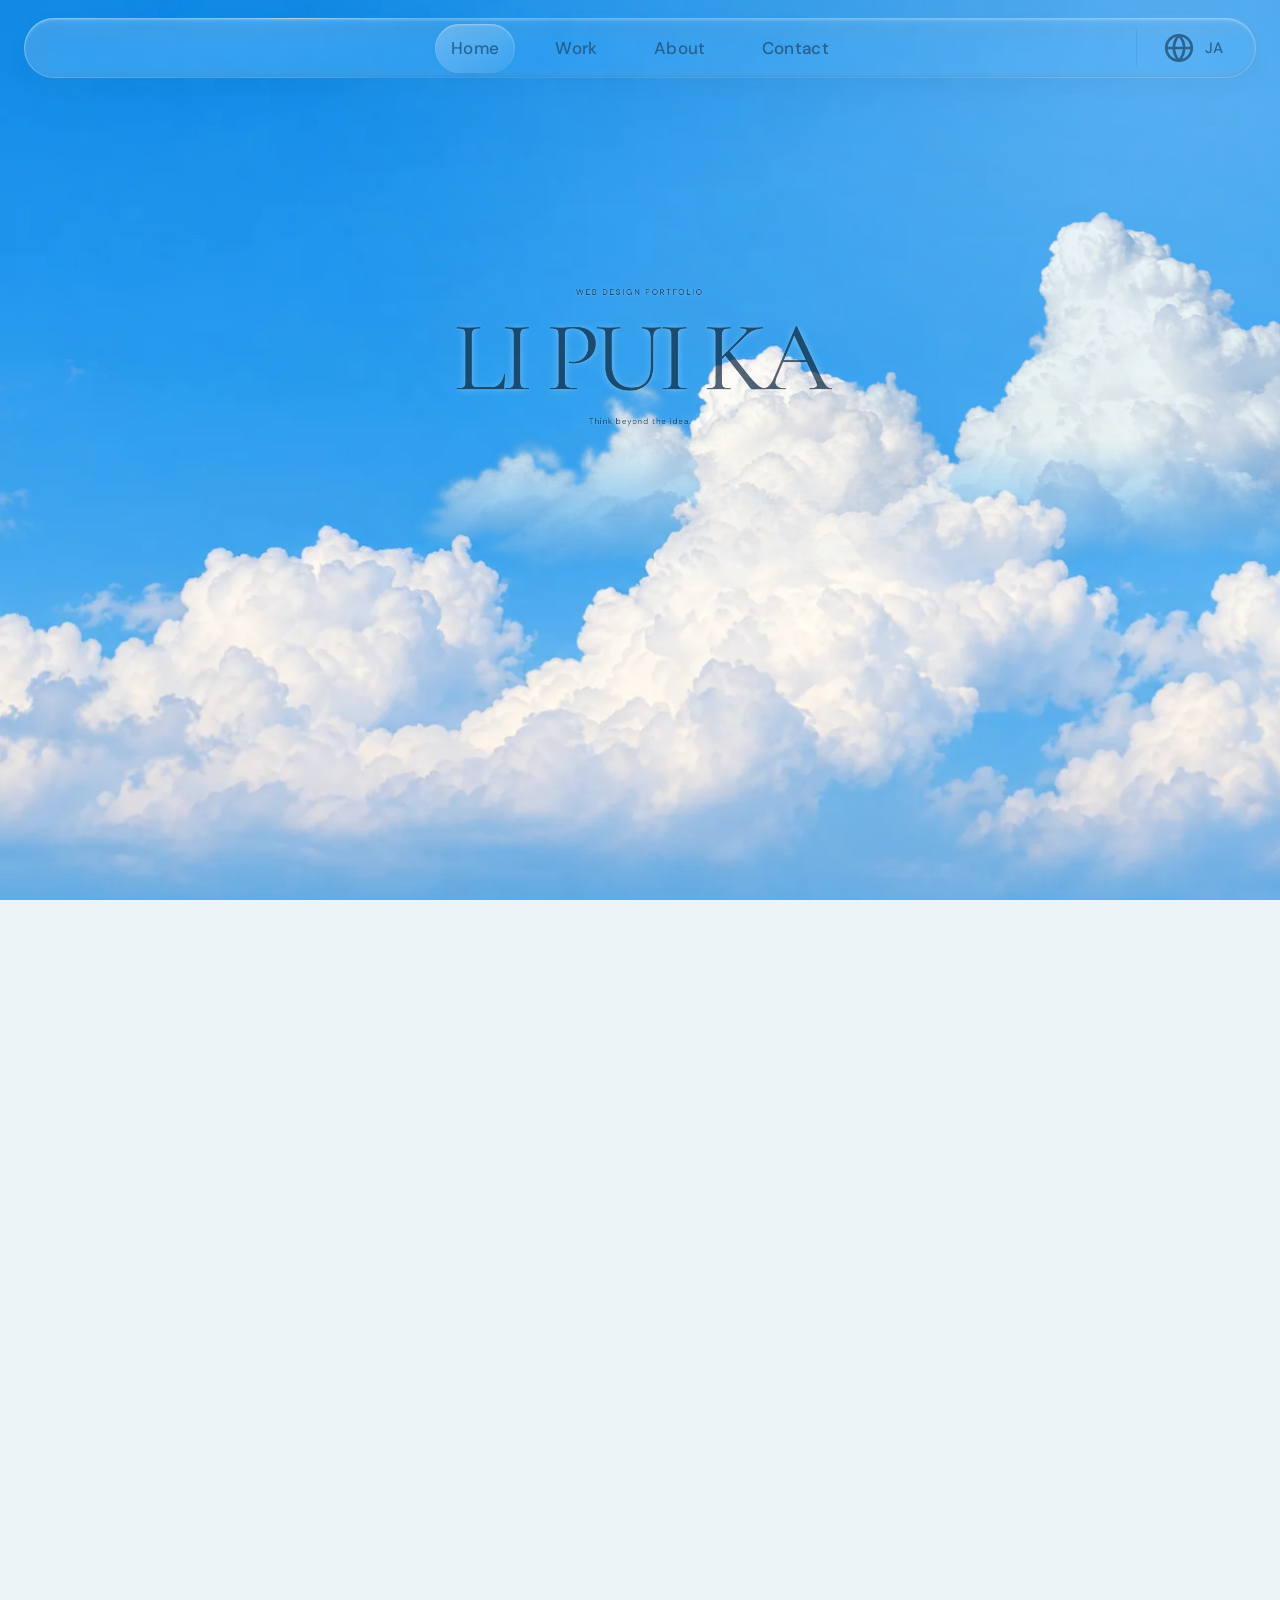
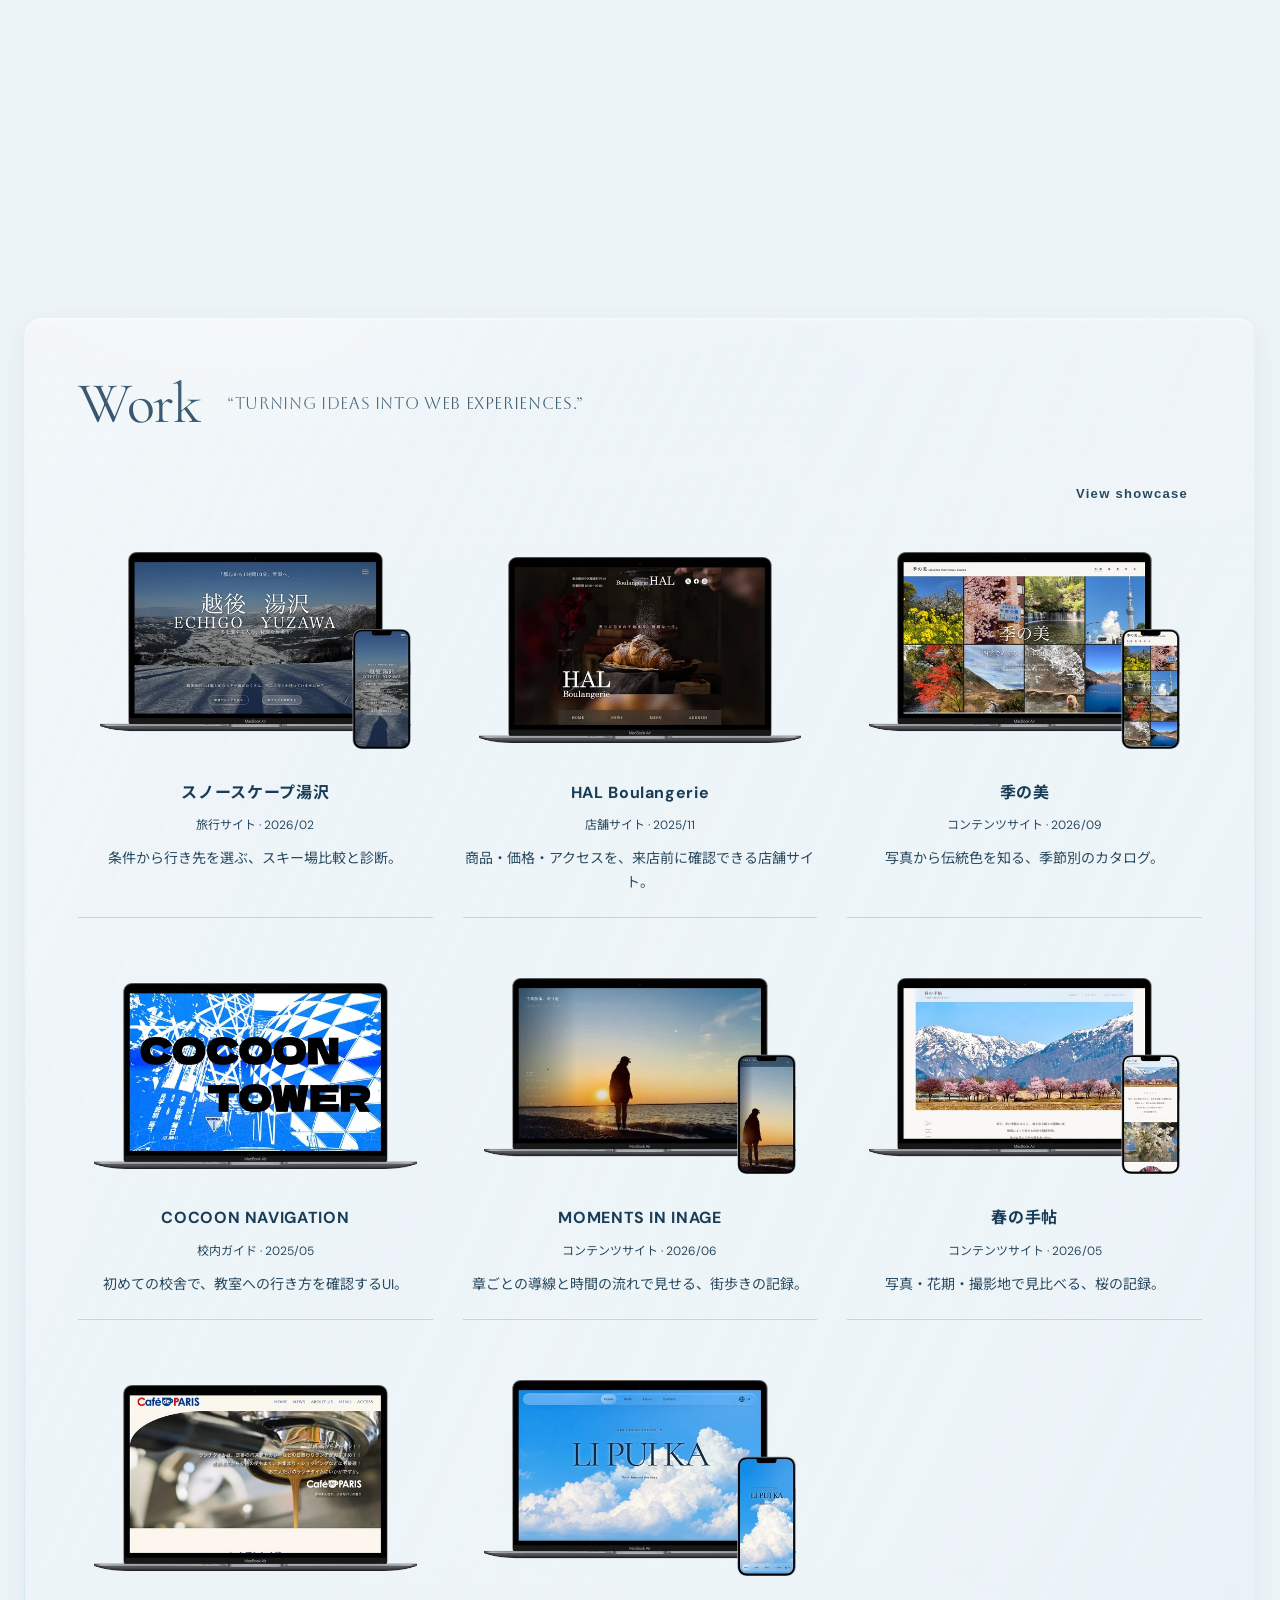
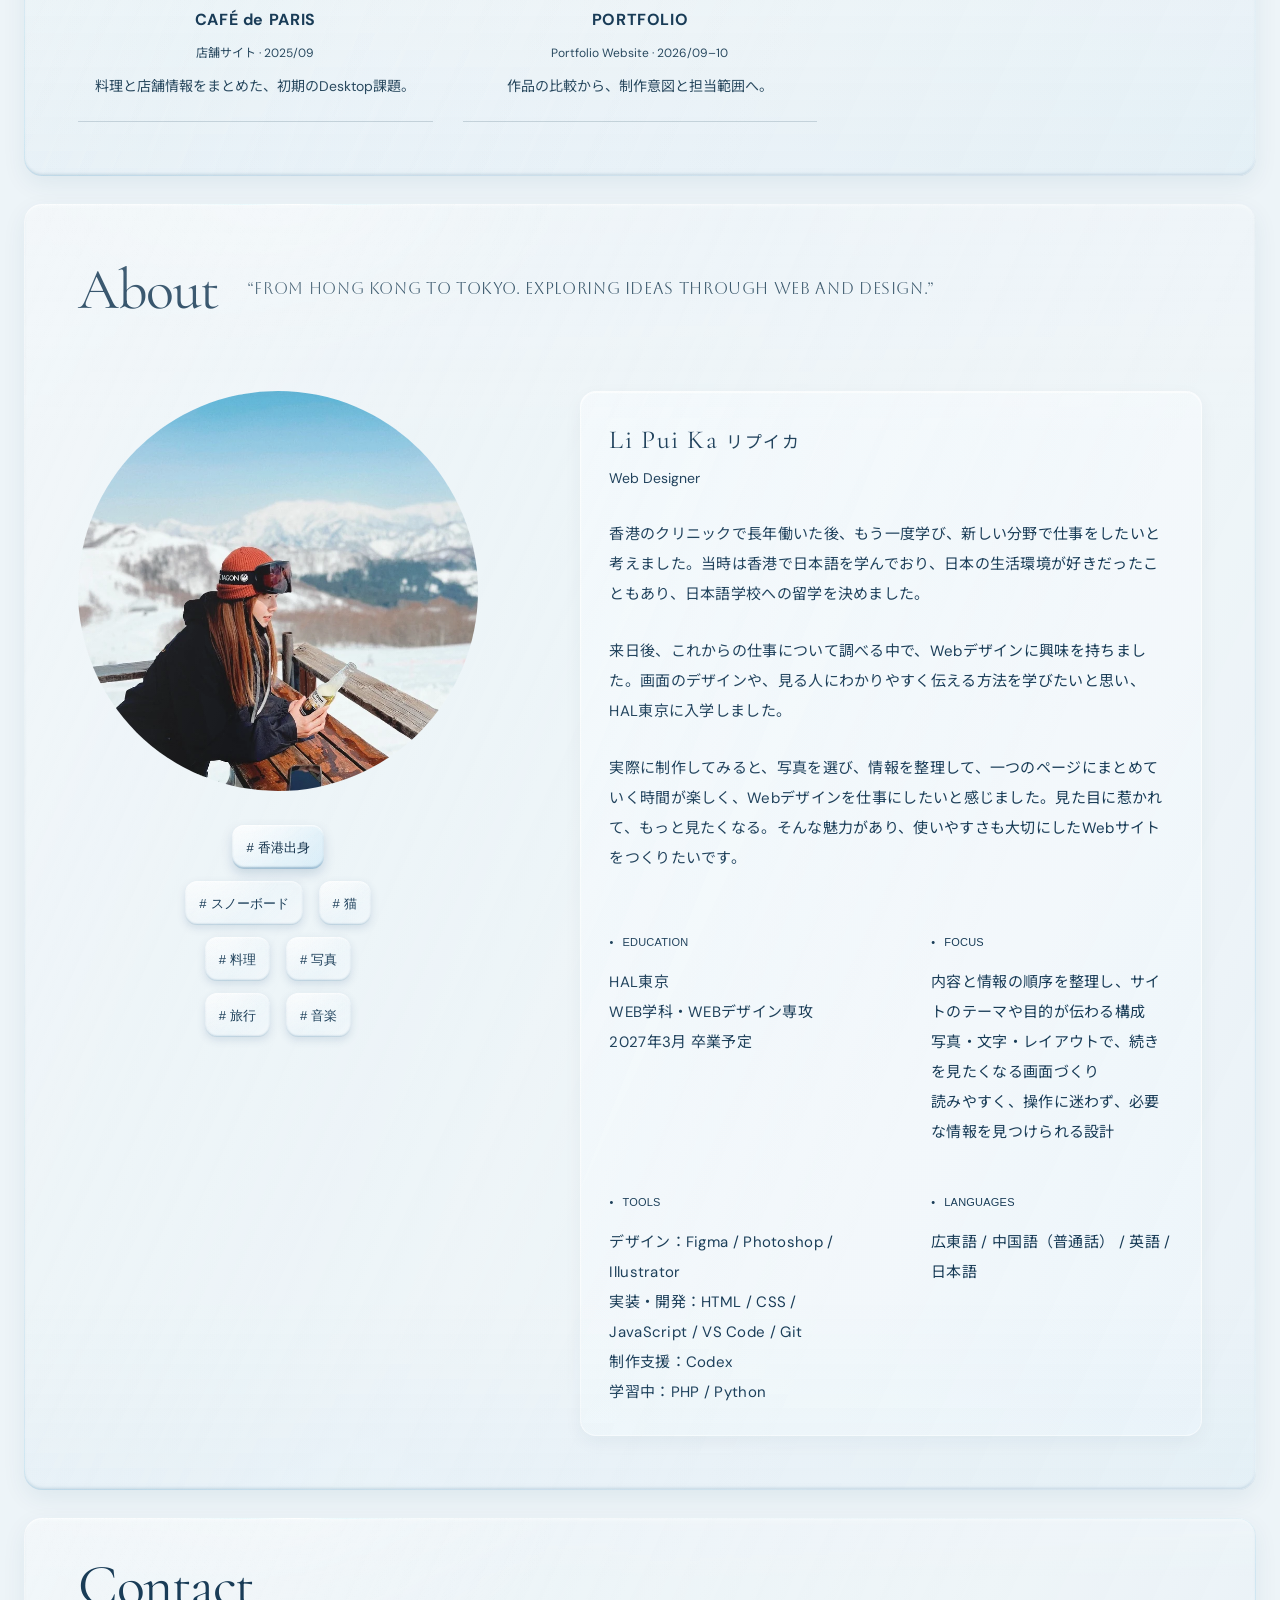
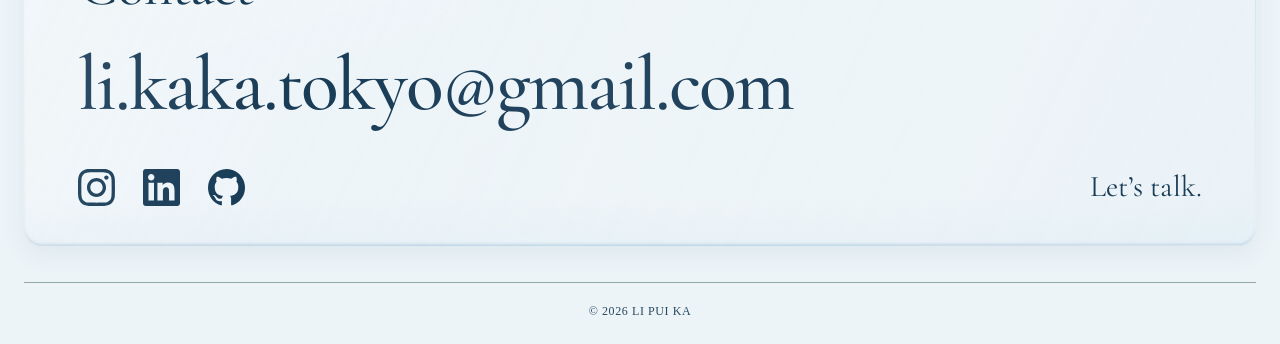
<file: index.html>
<!doctype html>
<html lang="ja">
  <head>
    <script>if (!location.hash || location.hash === "#home") document.documentElement.classList.add("is-home-loading", "is-home-intro");</script>
    <meta charset="UTF-8">
    <meta name="viewport" content="width=device-width, initial-scale=1.0">
    <meta name="description" content="香港出身、東京在住の李珮嘉のポートフォリオ。WebデザインとWeb制作の作品を紹介しています。">
    <title>Li Pui Ka — Portfolio</title>
    <link rel="icon" href="data:image/svg+xml,%3Csvg xmlns='http://www.w3.org/2000/svg' viewBox='0 0 64 64'%3E%3Crect width='64' height='64' rx='8' fill='%231d1d1d'/%3E%3Ctext x='32' y='40' text-anchor='middle' font-family='serif' font-size='25' fill='white'%3EKA%3C/text%3E%3C/svg%3E">
    <link rel="preconnect" href="https://fonts.googleapis.com">
    <link rel="preconnect" href="https://fonts.gstatic.com" crossorigin>
    <link href="https://fonts.googleapis.com/css2?family=Aboreto&amp;family=Abhaya+Libre:wght@800&amp;family=DM+Sans:wght@400..500&amp;family=Noto+Sans+JP:wght@400;500;600&amp;family=Cormorant+Garamond:wght@400;500;600&amp;display=swap" rel="stylesheet">
    <link rel="stylesheet" href="css/style.css?v=20261015-audit-fixes">
    <link rel="stylesheet" href="css/responsive.css?v=20261015-audit-fixes">

    <script src="js/translations.js?v=20261015-audit-fixes" defer></script><script src="js/language.js?v=20261015-backtop" defer></script><script src="js/main.js?v=20261015-backtop" defer></script>
  <link rel="stylesheet" href="css/review.css?v=20261015-backtop"><link rel="stylesheet" href="css/dreamcore.css?v=20261016-single-fade"></head>
  <body class="home-page">

    <a class="skip-link" href="#main" data-i18n="ui.skip" data-i18n-lang="en" lang="en">Skip to main content</a>

    <header class="site-header" data-header>

      <nav class="site-nav" aria-label="メインナビゲーション" data-i18n-aria-label="ui.nav"><a class="nav-link" href="#home" data-section-link="home" lang="en">Home</a>
        <a class="nav-link" href="#work" data-section-link="work" data-i18n="ui.work" data-i18n-lang="en" lang="en">Work</a>
        <a class="nav-link" href="#about" data-section-link="about" data-i18n="ui.about" data-i18n-lang="en" lang="en">About</a>
        <a class="nav-link" href="#contact" data-section-link="contact" data-i18n="ui.contact" data-i18n-lang="en" lang="en">Contact</a>
      </nav>
      <div class="header-tools">
        <div class="language-picker"><button class="language-indicator" type="button" aria-label="表示言語を選ぶ" aria-expanded="false" aria-controls="language-options" data-language-toggle>
          <svg viewBox="0 0 24 24" aria-hidden="true"><circle cx="12" cy="12" r="8.5"/><path d="M3.8 12h16.4M12 3.5c2.2 2.3 3.4 5.2 3.4 8.5S14.2 18.2 12 20.5C9.8 18.2 8.6 15.3 8.6 12S9.8 5.8 12 3.5Z"/></svg><span class="language-code" aria-hidden="true">JA</span></button><div class="language-options" id="language-options" role="group" aria-label="表示言語を選ぶ" hidden><button type="button" data-language-option="ja" lang="ja" aria-pressed="true">日本語</button><button type="button" data-language-option="en" lang="en" aria-pressed="false">English</button><button type="button" data-language-option="zh-Hant" lang="zh-Hant" aria-pressed="false">繁體中文</button></div></div>

      </div>
    </header>

    <div class="dream-backdrop" aria-hidden="true">
        <img class="dream-landscape" src="image/optimized/personal-cloud-sky.webp" alt="" width="1672" height="941" fetchpriority="high" decoding="async">
        <div class="dream-light" aria-hidden="true"></div>
    </div>
        <img class="dream-cloud dream-foreground" src="image/optimized/personal-cloud-layer.webp" alt="" aria-hidden="true" decoding="async">
    <div class="home-loader" role="status" aria-label="Loading portfolio" hidden><span lang="en">LOADING</span><progress max="3" value="0" aria-label="Hero assets loading"></progress></div>
    <main id="main">
      <section class="hero dream-hero" id="home" aria-labelledby="hero-title">
        <div class="dream-sticky">
        <div class="dream-heading">
          <p class="dream-eyebrow" lang="en">WEB DESIGN PORTFOLIO</p>
          <h1 id="hero-title" lang="en">LI PUI KA</h1>
          <p lang="en">Think beyond the idea.</p>
        </div>
        <a class="hero-scroll-cue" href="#work" lang="en"><span>Scroll down</span><svg viewBox="0 0 24 24" aria-hidden="true"><path d="m6 9 6 6 6-6"/></svg></a>

        </div>
      </section>

      <section class="work-section page-section is-overview" id="work" aria-labelledby="work-title">
        <div class="section-heading">
          <h2 class="section-title" id="work-title" data-i18n="ui.work" data-i18n-lang="en" lang="en">Work</h2>
          <p class="work-tagline section-tagline" data-i18n="home.workTagline" data-i18n-lang="en" lang="en">“Turning ideas into web experiences.”</p>
        </div>
        <div class="work-scroll">
          <div class="work-stage">
            <div class="project-pagination" aria-label="作品を選ぶ" data-i18n-aria-label="ui.chooseProject">
              <button class="project-number is-active" type="button" data-project-button="0" aria-pressed="true">01</button>
              <button class="project-number" type="button" data-project-button="1" aria-pressed="false">02</button>
              <button class="project-number" type="button" data-project-button="2" aria-pressed="false">03</button>
              <button class="project-number" type="button" data-project-button="3" aria-pressed="false">04</button>
              <button class="project-number" type="button" data-project-button="4" aria-pressed="false">05</button>
              <button class="project-number" type="button" data-project-button="5" aria-pressed="false">06</button>
              <button class="project-number" type="button" data-project-button="6" aria-pressed="false">07</button>
              <button class="project-number" type="button" data-project-button="7" aria-pressed="false">08</button>
            </div>
            <button class="works-overview-toggle" type="button" aria-expanded="false" aria-controls="works-overview" data-works-overview-toggle hidden data-i18n="ui.viewAll" data-i18n-lang="en" lang="en">View all works</button>
            <div class="works-overview" id="works-overview" data-works-overview><a class="works-overview-card" href="work04.html"><img src="image/optimized/mockup04-600.webp" alt="スノースケープ湯沢" width="600" height="380" loading="lazy"><strong data-i18n="project.04.name">スノースケープ湯沢</strong><small data-i18n="project.04.meta">旅行サイト · 2026/02</small><p class="project-summary" data-i18n="project.04.summary">条件から行き先を選ぶ、スキー場比較と診断。</p></a><a class="works-overview-card" href="work03.html"><img src="image/optimized/mockup03-600.webp" alt="HAL Boulangerie" width="600" height="380" loading="lazy"><strong data-i18n="project.03.name">HAL Boulangerie</strong><small data-i18n="project.03.meta">店舗サイト · 2025/11</small><p class="project-summary" data-i18n="project.03.summary">商品・価格・アクセスを、来店前に確認できる店舗サイト。</p></a><a class="works-overview-card" href="work07.html"><img src="image/optimized/mockup07-600.webp" alt="季の美" width="600" height="380" loading="lazy"><strong data-i18n="project.07.name">季の美</strong><small data-i18n="project.07.meta">コンテンツサイト · 2026/09</small><p class="project-summary" data-i18n="project.07.summary">写真から伝統色を知る、季節別のカタログ。</p></a><a class="works-overview-card" href="work01.html"><img src="image/optimized/mockup01-600.webp" alt="COCOON NAVIGATION" width="600" height="380" loading="lazy"><strong data-i18n="project.01.name">COCOON NAVIGATION</strong><small data-i18n="project.01.meta">校内ガイド · 2025/05</small><p class="project-summary" data-i18n="project.01.summary">初めての校舎で、教室への行き方を確認するUI。</p></a><a class="works-overview-card" href="work06.html"><img src="image/optimized/mockup06-v2-600.webp" alt="MOMENTS IN INAGE" width="600" height="380" loading="lazy"><strong data-i18n="project.06.name">MOMENTS IN INAGE</strong><small data-i18n="project.06.meta">コンテンツサイト · 2026/06</small><p class="project-summary" data-i18n="project.06.summary">章ごとの導線と時間の流れで見せる、街歩きの記録。</p></a><a class="works-overview-card" href="work05.html"><img src="image/optimized/mockup05-600.webp" alt="春の手帖" width="600" height="380" loading="lazy"><strong data-i18n="project.05.name">春の手帖</strong><small data-i18n="project.05.meta">コンテンツサイト · 2026/05</small><p class="project-summary" data-i18n="project.05.summary">写真・花期・撮影地で見比べる、桜の記録。</p></a><a class="works-overview-card" href="work02.html"><img src="image/optimized/mockup02-600.webp" alt="CAFÉ de PARIS" width="600" height="380" loading="lazy"><strong data-i18n="project.02.name">CAFÉ de PARIS</strong><small data-i18n="project.02.meta">店舗サイト · 2025/09</small><p class="project-summary" data-i18n="project.02.summary">料理と店舗情報をまとめた、初期のDesktop課題。</p></a><a class="works-overview-card" href="work08.html"><img src="image/optimized/mockup08-v3-600.webp?v=20261015-mockup08" srcset="image/optimized/mockup08-v3-600.webp?v=20261015-mockup08 600w, image/optimized/mockup08-v3-960.webp?v=20261015-mockup08 960w" sizes="(max-width: 620px) calc(100vw - 40px), (max-width: 1024px) 44vw, 30vw" alt="PORTFOLIO" width="600" height="379" loading="lazy"><strong data-i18n="project.08.name">PORTFOLIO</strong><small data-i18n="project.08.meta">Portfolio Website · 2026/09–10</small><p class="project-summary" data-i18n="project.08.summary">作品の比較から、制作意図と担当範囲へ。</p></a></div>
            <div class="project-visuals" data-project-visuals>
              <a class="project-card project-card--previous" data-project-card data-project-index="7" aria-hidden="true">
                <img src="image/optimized/mockup08-v3-960.webp?v=20261015-mockup08" srcset="image/optimized/mockup08-v3-600.webp?v=20261015-mockup08 600w, image/optimized/mockup08-v3-960.webp?v=20261015-mockup08 960w" alt=""  sizes="(max-width: 820px) 38vw, 400px" width="960" height="607" decoding="async" data-project-image>
              </a>
              <a class="project-card project-card--main" href="work07.html" aria-label="「季の美」の詳細を見る" data-project-card data-project-index="0">
                <img src="image/optimized/mockup07-1600.webp?v=20261014-no-cursor1" alt="季の美のWebサイトのモックアップ" srcset="image/optimized/mockup07-600.webp?v=20261014-no-cursor1 600w, image/optimized/mockup07-960.webp?v=20261014-no-cursor1 960w, image/optimized/mockup07-1600.webp?v=20261014-no-cursor1 1600w" sizes="(max-width: 620px) calc(100vw - 24px), (max-width: 820px) 72vw, (max-width: 1245px) 61vw, 760px" width="1600" height="1012" decoding="async" data-project-image>
              </a>
              <a class="project-card project-card--next" data-project-card data-project-index="1" aria-hidden="true">
                <img src="image/optimized/mockup06-v2-960.webp?v=20261014-no-cursor1" alt="" srcset="image/optimized/mockup06-v2-600.webp?v=20261014-no-cursor1 600w, image/optimized/mockup06-v2-960.webp?v=20261014-no-cursor1 960w, image/optimized/mockup06-v2-1600.webp?v=20261014-no-cursor1 1600w" sizes="(max-width: 820px) 38vw, 400px" width="960" height="607" decoding="async" data-project-image>
              </a>
              <button class="project-side-control project-side-control--previous" type="button" data-project-control="previous" aria-label="前の作品：PORTFOLIO"><span class="visually-hidden" data-i18n="ui.previousShort" data-i18n-lang="en" lang="en">Previous project</span></button>
              <button class="project-side-control project-side-control--next" type="button" data-project-control="next" aria-label="次の作品：MOMENTS IN INAGE"><span class="visually-hidden" data-i18n="ui.nextShort" data-i18n-lang="en" lang="en">Next project</span></button>
            </div>
            <div class="project-caption" aria-live="polite">
              <h3 data-project-title>季の美</h3>
              <p data-project-meta>Content Website · 2026/09</p>
            </div>
          </div>

          <div class="work-steps" aria-hidden="true">
            <div class="work-step" data-project-step="0"></div>
            <div class="work-step" data-project-step="1"></div>
            <div class="work-step" data-project-step="2"></div>
            <div class="work-step" data-project-step="3"></div>
            <div class="work-step" data-project-step="4"></div>
            <div class="work-step" data-project-step="5"></div>
            <div class="work-step" data-project-step="6"></div>
            <div class="work-step" data-project-step="7"></div>
          </div>
        </div>
      </section>

      <section class="about-section page-section" id="about" aria-labelledby="about-title">
        <div class="section-heading">
          <h2 class="section-title" id="about-title" data-i18n="ui.about" data-i18n-lang="en" lang="en">About</h2>
          <p class="about-tagline section-tagline" data-i18n="home.tagline" data-i18n-lang="en" lang="en">“From Hong Kong to Tokyo. Exploring ideas through web and design.”</p>
        </div>
        <div class="about-layout">
          <figure class="profile">
            <div class="profile-portrait"><img src="image/optimized/About-768.webp" alt="雪山で撮影した李珮嘉の写真" data-i18n-alt="home.portraitAlt" srcset="image/optimized/About-384.webp 384w, image/optimized/About-768.webp 768w" sizes="(max-width: 620px) 78vw, (max-width: 820px) 340px, (max-width: 1245px) 290px, 400px" width="768" height="1024" decoding="async" loading="lazy"><img class="profile-interest-image" alt="" decoding="async" aria-hidden="true"></div>
            <figcaption class="profile-interests">
              <p class="profile-origin"><button class="interest-button interest-reset" type="button" data-interest-reset aria-pressed="true"><span aria-hidden="true"># </span><span data-i18n="home.origin">香港出身</span></button></p>

              <div class="profile-tags"><ul class="profile-tag-row"><li><button class="interest-button" type="button" data-interest="snowboarding" data-interest-image="image/optimized/about-snowboarding-960.webp" aria-pressed="false"><span aria-hidden="true"># </span><span data-i18n="home.snowboarding">スノーボード</span></button></li><li><button class="interest-button" type="button" data-interest="cats" data-interest-image="image/optimized/about-cats-960.webp" aria-pressed="false"><span aria-hidden="true"># </span><span data-i18n="home.cats">猫</span></button></li></ul><ul class="profile-tag-row"><li><button class="interest-button" type="button" data-interest="cooking" data-interest-image="image/optimized/about-cooking-960.webp" aria-pressed="false"><span aria-hidden="true"># </span><span data-i18n="home.cooking">料理</span></button></li><li><button class="interest-button" type="button" data-interest="photography" data-interest-image="image/optimized/about-photography-v2-960.webp" aria-pressed="false"><span aria-hidden="true"># </span><span data-i18n="home.photography">写真</span></button></li></ul><ul class="profile-tag-row"><li><button class="interest-button" type="button" data-interest="travel" data-interest-image="image/optimized/about-travel-960.webp" aria-pressed="false"><span aria-hidden="true"># </span><span data-i18n="home.travel">旅行</span></button></li><li><button class="interest-button" type="button" data-interest="music" data-interest-image="image/optimized/about-music-960.webp" aria-pressed="false"><span aria-hidden="true"># </span><span data-i18n="home.music">音楽</span></button></li></ul></div>
            </figcaption>
          </figure>

          <div class="about-content">
            <h3 class="profile-name" lang="en">Li Pui Ka <span lang="ja">リプイカ</span></h3>
            <p class="profile-role" data-i18n="home.role">Web Designer</p>
            <div class="bio"><p data-i18n="home.bio1">香港のクリニックで長年働いた後、もう一度学び、新しい分野で仕事をしたいと考えました。当時は香港で日本語を学んでおり、日本の生活環境が好きだったこともあり、日本語学校への留学を決めました。</p><p data-i18n="home.bio2">来日後、これからの仕事について調べる中で、Webデザインに興味を持ちました。画面のデザインや、見る人にわかりやすく伝える方法を学びたいと思い、HAL東京に入学しました。</p><p data-i18n="home.bio3">実際に制作してみると、写真を選び、情報を整理して、一つのページにまとめていく時間が楽しく、Webデザインを仕事にしたいと感じました。見た目に惹かれて、もっと見たくなる。そんな魅力があり、使いやすさも大切にしたWebサイトをつくりたいです。</p></div>

            <div class="profile-details">
              <section><h3 data-i18n="ui.education" data-i18n-lang="en" lang="en">Education</h3><p data-i18n="home.education">HAL東京<br>WEB学科・WEBデザイン専攻<br>2027年3月 卒業予定</p></section>
              <section><h3 data-i18n="ui.focus" data-i18n-lang="en" lang="en">Focus</h3><p data-i18n="home.focus">内容と情報の順序を整理し、サイトのテーマや目的が伝わる構成<br>写真・文字・レイアウトで、続きを見たくなる画面づくり<br>読みやすく、操作に迷わず、必要な情報を見つけられる設計</p></section>
              <section><h3 data-i18n="ui.tools" data-i18n-lang="en" lang="en">Tools</h3><p data-i18n="home.tools">デザイン：Figma / Photoshop / Illustrator<br>実装・開発：HTML / CSS / JavaScript / VS Code / Git<br>制作支援：Codex<br>学習中：PHP / Python</p></section>
              <section><h3 data-i18n="ui.languages" data-i18n-lang="en" lang="en">Languages</h3><p data-i18n="home.languages">広東語 / 中国語（普通話） / 英語 / 日本語</p></section>
            </div>
          </div>
        </div>
      </section>

      <section class="contact-section page-section" id="contact" aria-labelledby="contact-title">
        <h2 class="section-title" id="contact-title" data-i18n="ui.contact" data-i18n-lang="en" lang="en">Contact</h2>
        <a class="email-link" href="mailto:li.kaka.tokyo@gmail.com"><span class="email-text">li.kaka.tokyo@gmail.com</span></a>
        <div class="contact-bottom-row">
        <div class="social-links" aria-label="SNS・プロフィール" data-i18n-aria-label="ui.social">
          <a href="https://www.instagram.com/kaka.webdesign/" target="_blank" rel="noreferrer" aria-label="Instagram">
            <span class="social-icon social-icon--themed" style="--social-icon-url: url('../image/Platform=Instagram, Color=Negative.svg')" aria-hidden="true"></span>
            <img class="social-hover-icon" src="image/instagram-hover.svg" width="48" height="48" alt="" decoding="async">
          </a>
          <a href="https://www.linkedin.com/in/pui-ka-li-7a196a3a8/" target="_blank" rel="noreferrer" aria-label="LinkedIn">
            <span class="social-icon social-icon--themed" style="--social-icon-url: url('../image/Platform=LinkedIn, Color=Negative.svg')" aria-hidden="true"></span>
            <img class="social-hover-icon" src="image/linkedin-hover.svg" width="48" height="48" alt="" decoding="async">
          </a>
          <a href="https://github.com/li-kaka" target="_blank" rel="noreferrer" aria-label="GitHub">
            <span class="social-icon social-icon--themed" style="--social-icon-url: url('../image/Platform=Github, Color=Negative.svg')" aria-hidden="true"></span>
            <img class="social-hover-icon" src="image/github-hover.svg" width="48" height="48" alt="" decoding="async">
          </a>
        </div>
        <p class="lets-talk" data-i18n="home.closing" data-i18n-lang="en" lang="en">Let’s talk.</p>
        </div>
      </section>
    </main>

    <a class="home-back-top" href="#home" data-home-top aria-label="Back to top" hidden><span aria-hidden="true">↑</span><span class="back-top-label-desktop" lang="en">BACK TO TOP</span><span class="back-top-label-mobile" lang="en">TOP</span></a>
    <footer class="site-footer">
      <p>© 2026 LI PUI KA</p>
    </footer>
    <script src="js/hero-scroll.js?v=20261016-mobile-flow" defer></script>
    <script src="js/glass-highlight.js?v=20261016-fuller-nav-pill" defer></script>
    <script src="js/home-intro.js?v=20261015-backtop" defer></script>
    <script src="js/about-interests.js?v=20261015-backtop" defer></script>
    <script src="js/work-reveal.js?v=20261016-single-fade" defer></script>
  </body>
</html>
</file>
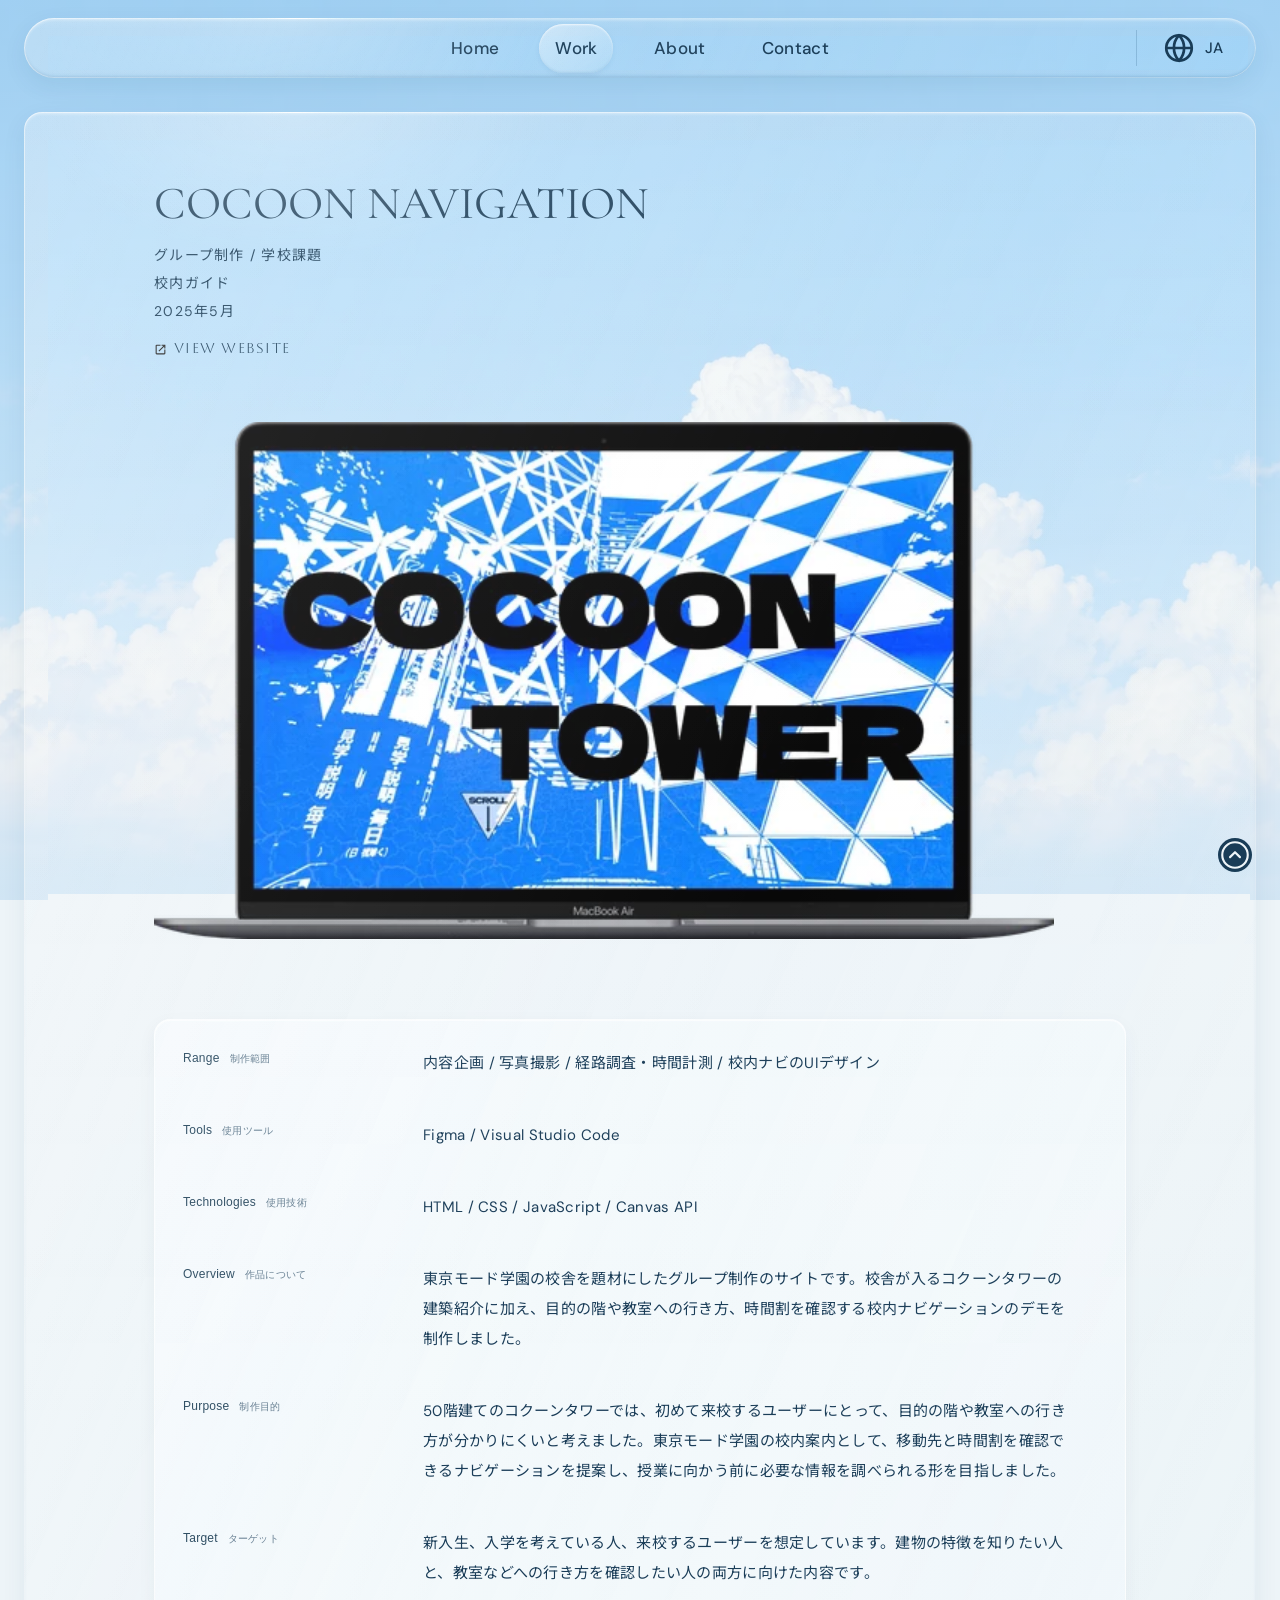
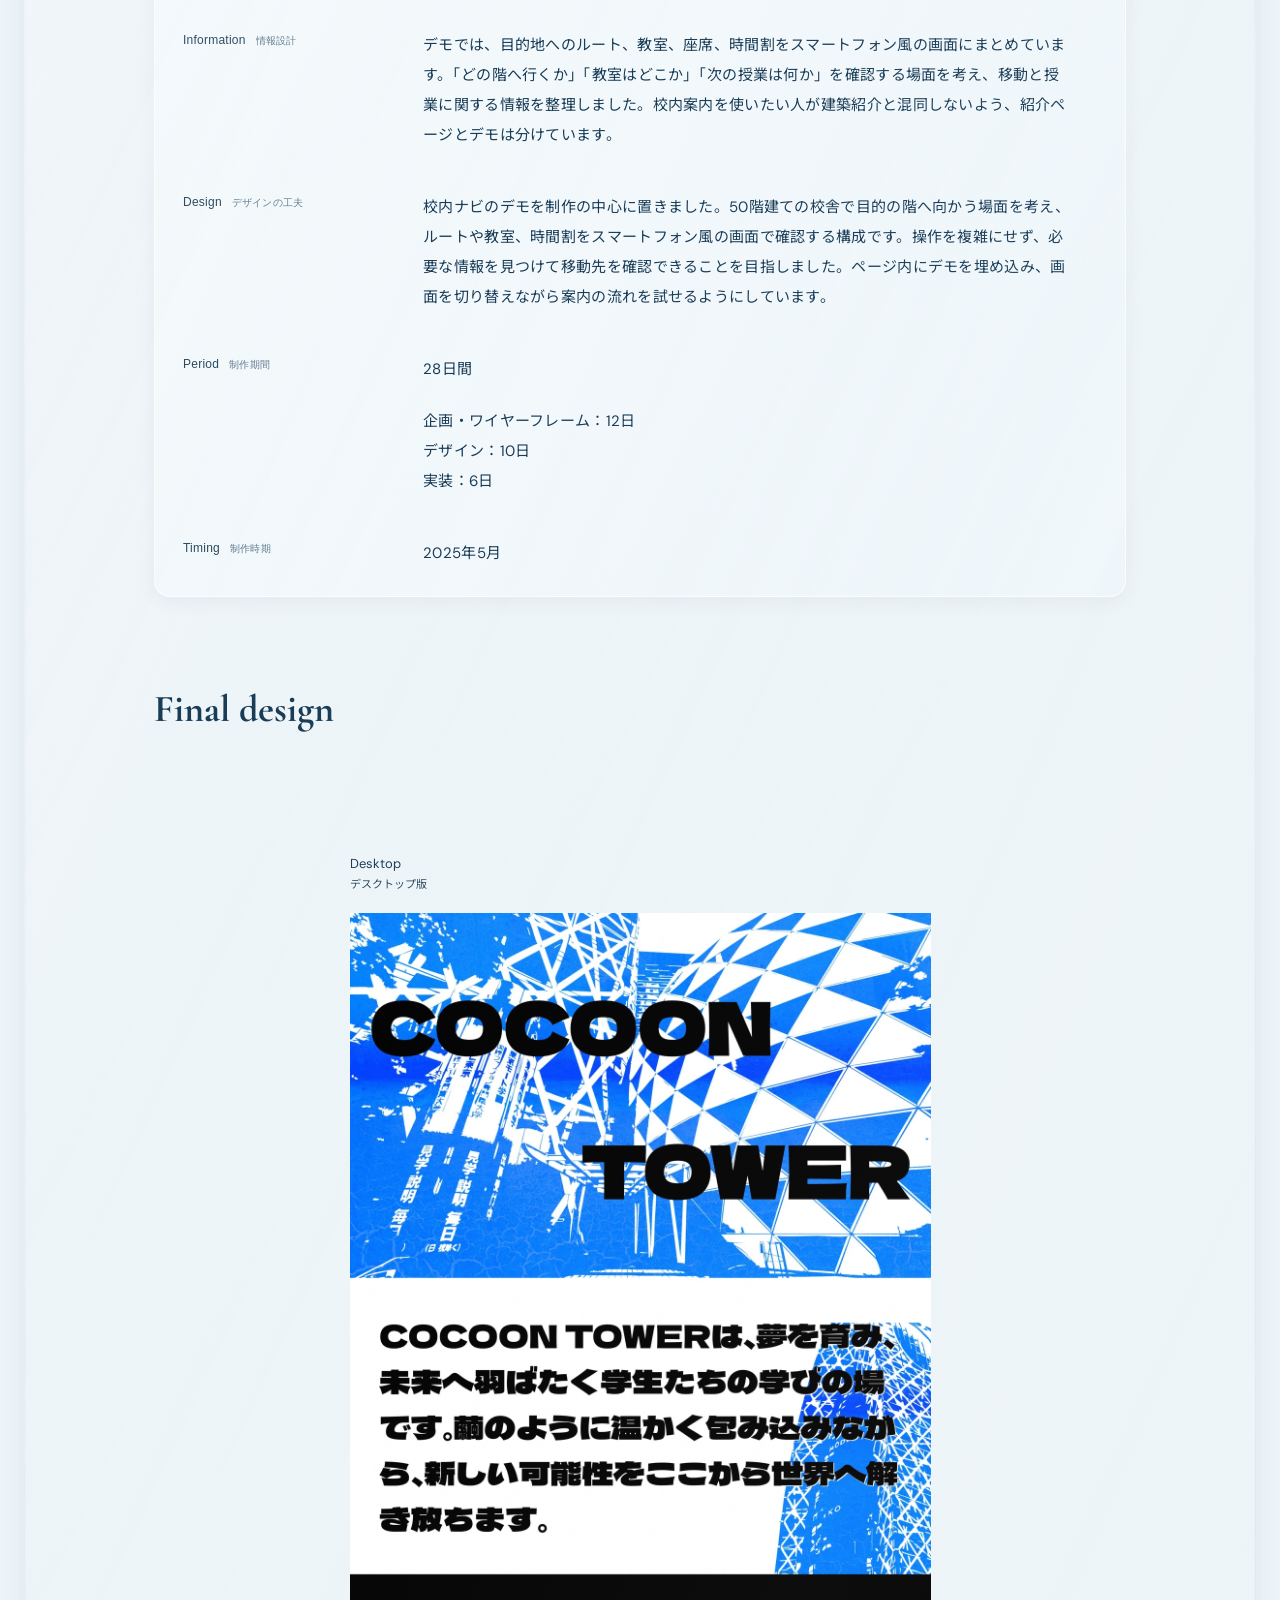
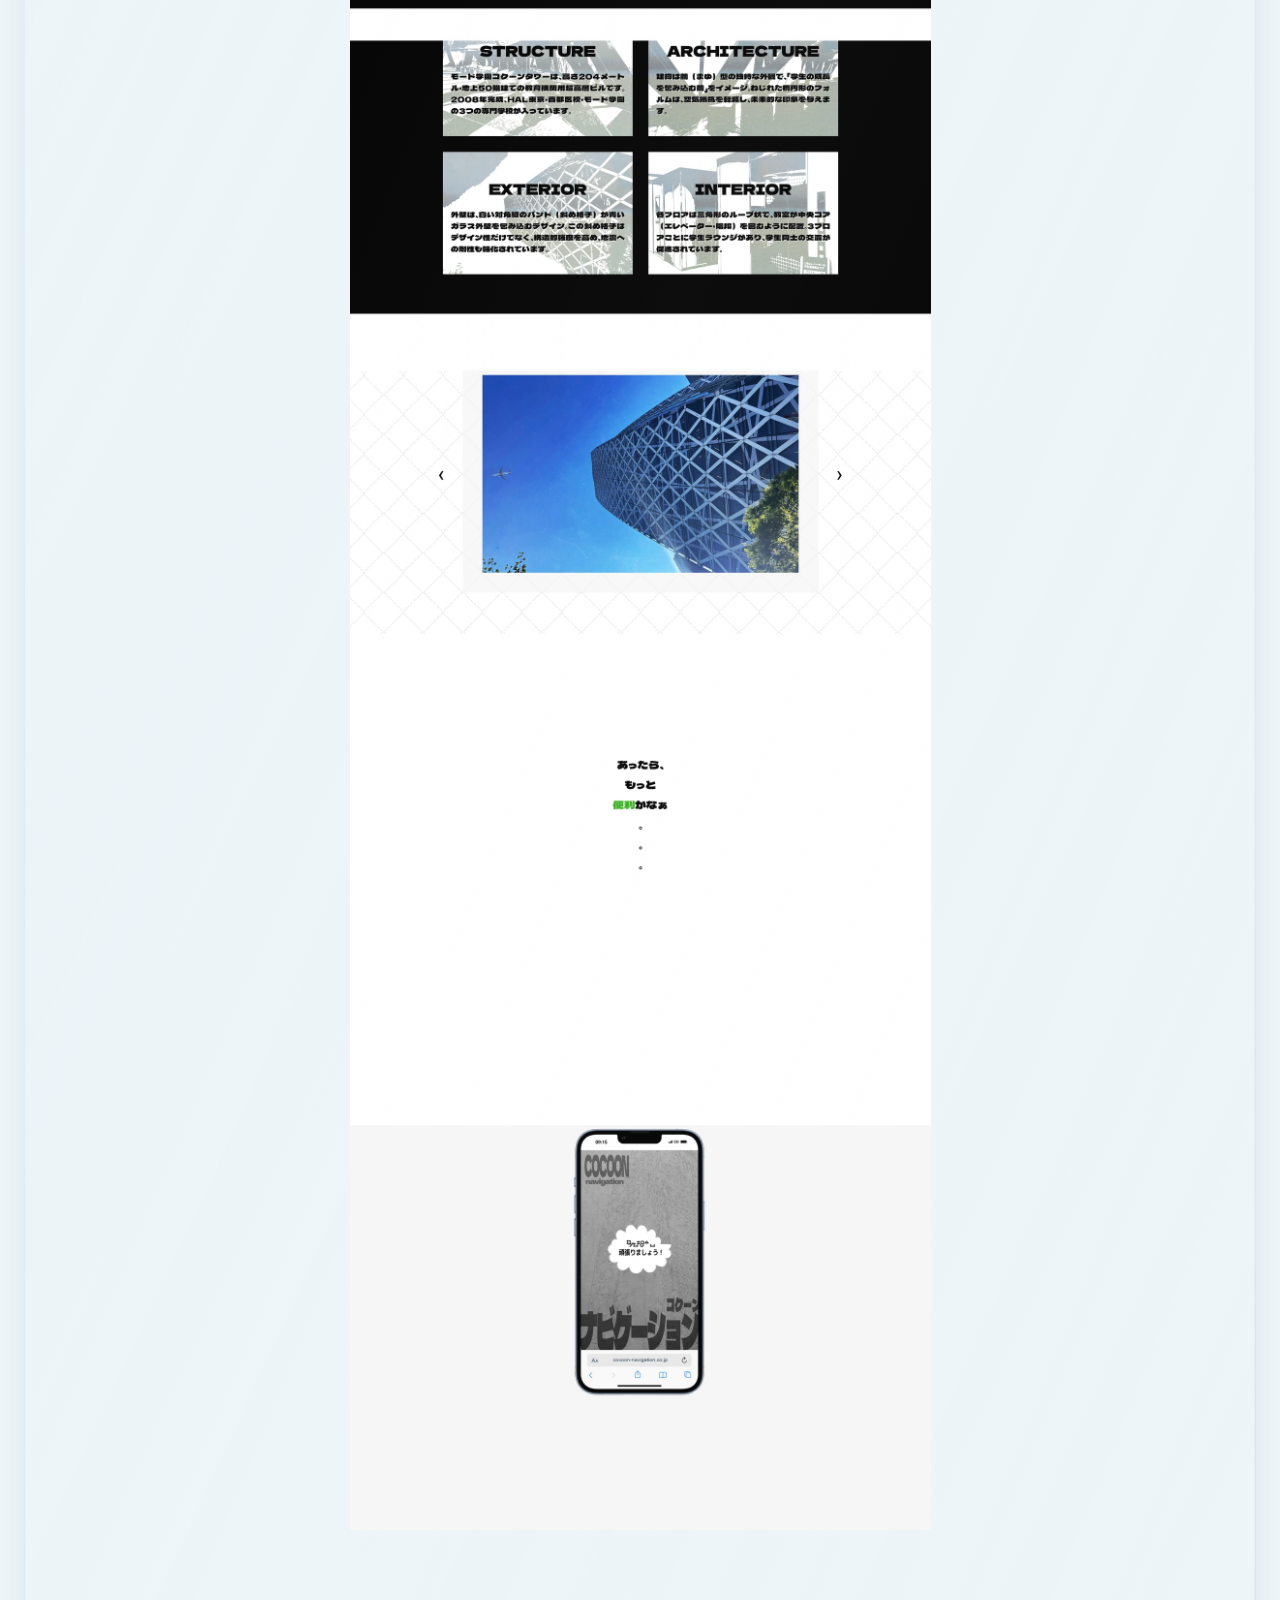
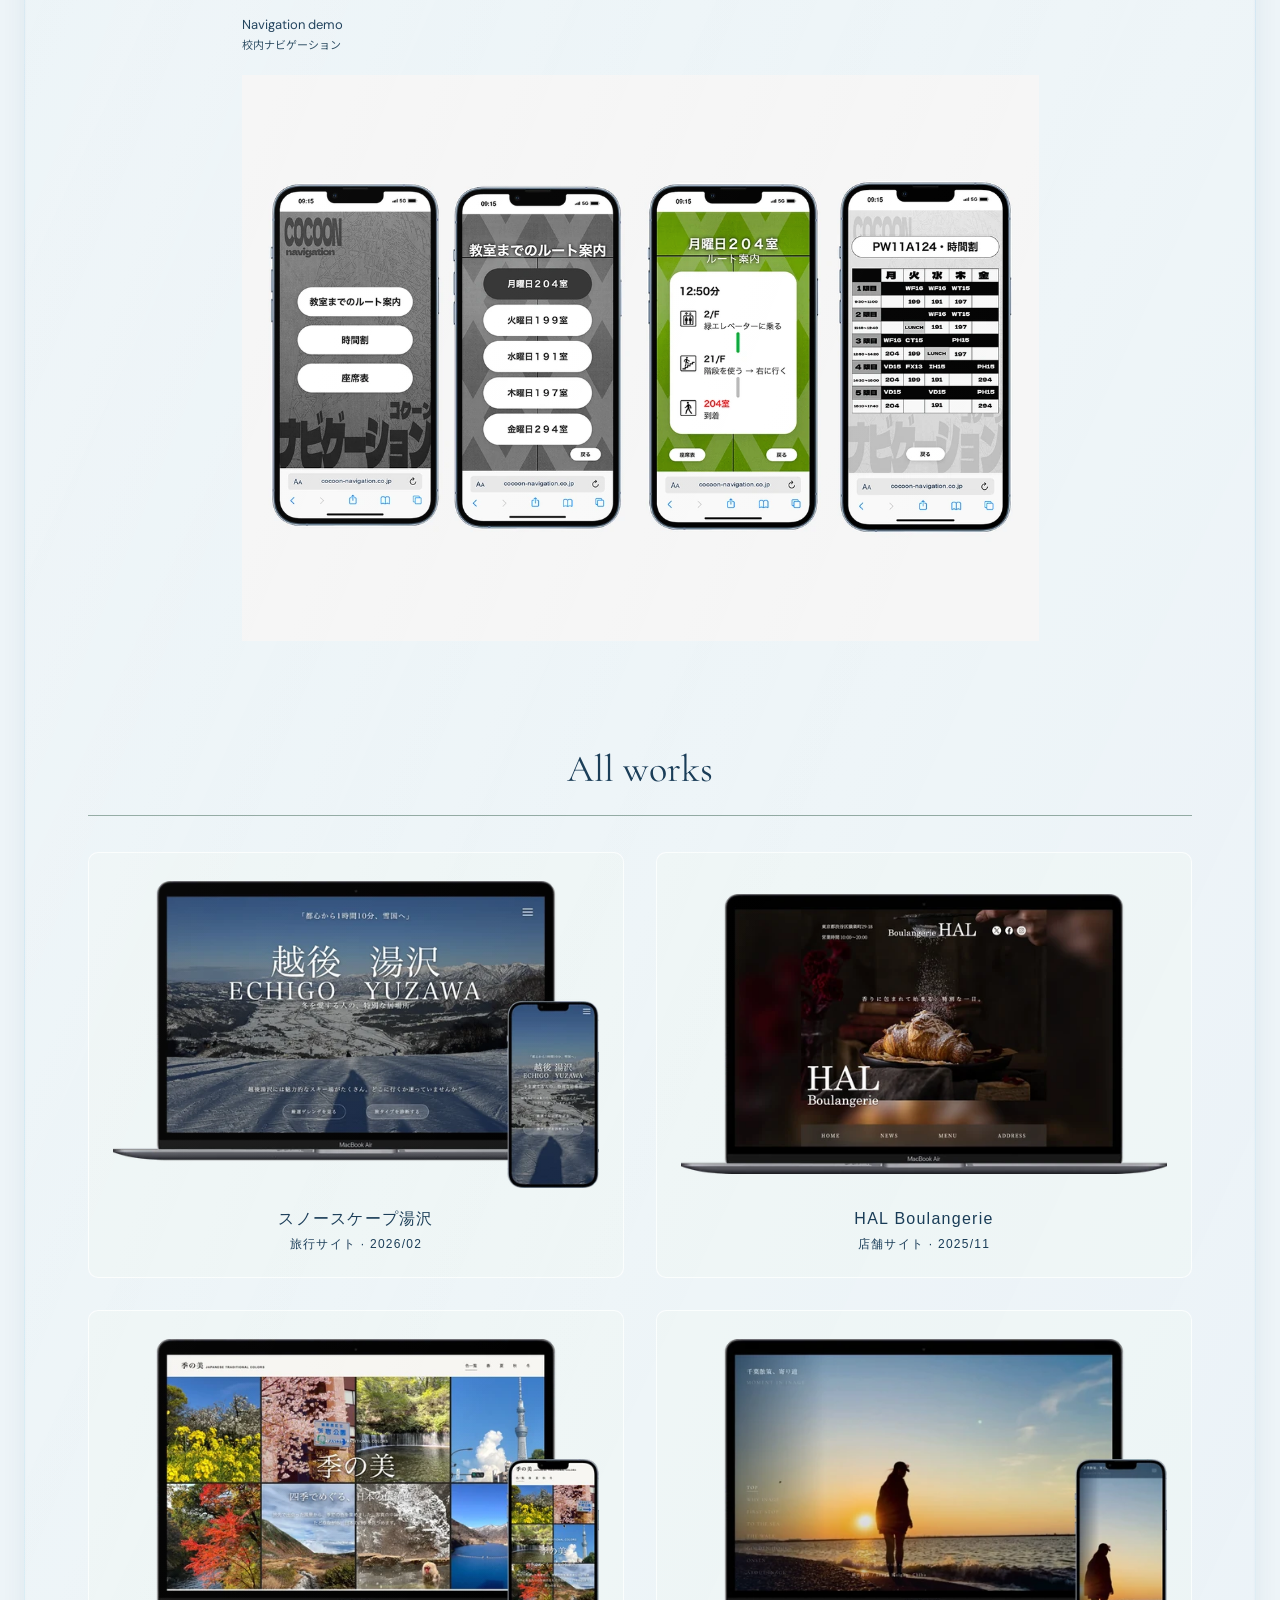
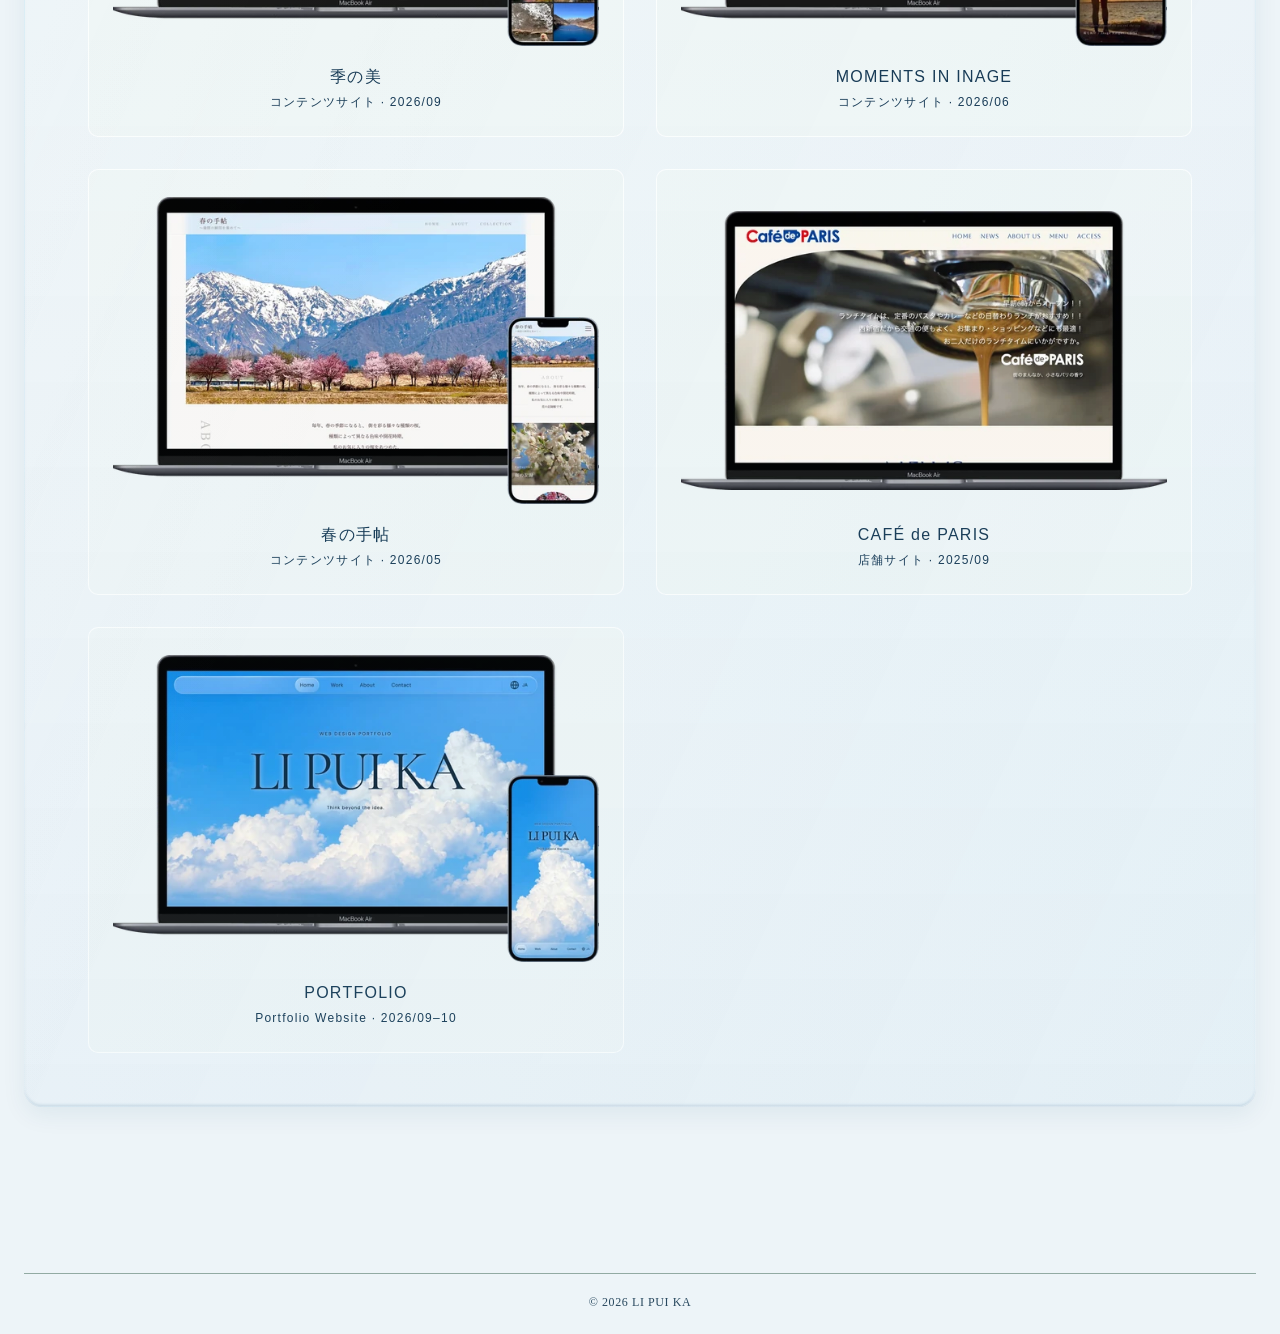
<file: work01.html>
<!doctype html>
<html lang="ja">
  <head>
    <meta charset="UTF-8">
    <meta name="viewport" content="width=device-width, initial-scale=1.0">
    <meta name="description" content="東京モード学園の校舎を題材にしたグループ制作のサイトです。校舎が入るコクーンタワーの建築紹介に加え、目的の階や教室への行き方、時間割を確認する校内ナビゲーションのデモを制作しました。">
    <title>COCOON NAVIGATION | LI PUI KA</title>
    <link rel="icon" href="data:image/svg+xml,%3Csvg xmlns='http://www.w3.org/2000/svg' viewBox='0 0 64 64'%3E%3Crect width='64' height='64' rx='8' fill='%231d1d1d'/%3E%3Ctext x='32' y='40' text-anchor='middle' font-family='serif' font-size='25' fill='white'%3EKA%3C/text%3E%3C/svg%3E">
    <link rel="preconnect" href="https://fonts.googleapis.com">
    <link rel="preconnect" href="https://fonts.gstatic.com" crossorigin>
    <link href="https://fonts.googleapis.com/css2?family=Aboreto&amp;family=DM+Sans:wght@400..500&amp;family=Noto+Sans+JP:wght@400;500;600&amp;family=Cormorant+Garamond:wght@400;500;600&amp;display=swap" rel="stylesheet">
    <link rel="stylesheet" href="css/style.css?v=20261015-audit-fixes">
    <link rel="stylesheet" href="css/responsive.css?v=20261015-audit-fixes">
    <link rel="stylesheet" href="css/work.css?v=20261015-audit-fixes">

            <script src="js/translations.js?v=20261015-audit-fixes" defer></script><script src="js/language.js?v=20261015-backtop" defer></script><script src="js/main.js?v=20261015-backtop" defer></script>
    <script src="js/work-detail.js?v=20261015-backtop" defer></script>
  <script src="js/design-zoom.js?v=20261015-backtop" defer></script><link rel="stylesheet" href="css/review.css?v=20261015-backtop"><link rel="stylesheet" href="css/dreamcore.css?v=20261016-single-fade"></head>
  <body class="work-detail-page" data-project-id="01">
    <a class="skip-link" href="#main" data-i18n="ui.skip" data-i18n-lang="en" lang="en">Skip to main content</a>
    <header class="site-header" data-header>

      <nav class="site-nav" aria-label="メインナビゲーション" data-i18n-aria-label="ui.nav"><a class="nav-link" href="index.html#home" lang="en">Home</a>
        <a class="nav-link is-active" href="index.html#work" aria-current="page" data-i18n="ui.work" data-i18n-lang="en" lang="en">Work</a>
        <a class="nav-link" href="index.html#about" data-i18n="ui.about" data-i18n-lang="en" lang="en">About</a>
        <a class="nav-link" href="index.html#contact" data-i18n="ui.contact" data-i18n-lang="en" lang="en">Contact</a>
      </nav>
      <div class="header-tools">
        <div class="language-picker"><button class="language-indicator" type="button" aria-label="表示言語を選ぶ" aria-expanded="false" aria-controls="language-options" data-language-toggle><svg viewBox="0 0 24 24" aria-hidden="true"><circle cx="12" cy="12" r="8.5"/><path d="M3.8 12h16.4M12 3.5c2.2 2.3 3.4 5.2 3.4 8.5S14.2 18.2 12 20.5C9.8 18.2 8.6 15.3 8.6 12S9.8 5.8 12 3.5Z"/></svg><span class="language-code" aria-hidden="true">JA</span></button><div class="language-options" id="language-options" role="group" aria-label="表示言語を選ぶ" hidden><button type="button" data-language-option="ja" lang="ja" aria-pressed="true">日本語</button><button type="button" data-language-option="en" lang="en" aria-pressed="false">English</button><button type="button" data-language-option="zh-Hant" lang="zh-Hant" aria-pressed="false">繁體中文</button></div></div>

      </div>
    </header>
    <main id="main" class="work-detail-main">
      <article>
        <header class="detail-hero detail-shell">
          <div class="detail-heading">
            <h1>COCOON NAVIGATION</h1>
            <p data-i18n="project.01.type">グループ制作 / 学校課題</p>
            <p data-i18n="project.01.category">校内ガイド</p>
            <p data-i18n="project.01.date">2025年5月</p>
            <a class="project-live-link" href="/cocoon-navigation/" target="_blank" rel="noopener noreferrer" aria-label="Visit the COCOON NAVIGATION website (opens in a new tab)">
              <img src="image/open_in_new_24dp_1F1F1F_FILL0_wght400_GRAD0_opsz24.svg" alt="">
              <span data-i18n="ui.website" data-i18n-lang="en" lang="en">View website</span>
            </a>
          </div>
          <img class="detail-hero-image" src="image/optimized/mockup01-1600.webp?v=20261014-no-cursor1" alt="COCOON NAVIGATION interactive campus guide displayed on a laptop" srcset="image/optimized/mockup01-600.webp?v=20261014-no-cursor1 600w, image/optimized/mockup01-960.webp?v=20261014-no-cursor1 960w, image/optimized/mockup01-1600.webp?v=20261014-no-cursor1 1600w" sizes="(max-width: 620px) calc(100vw - 20px), (max-width: 820px) calc(100vw - 56px), (max-width: 1100px) calc(100vw - 84px), 900px" width="1600" height="919" decoding="async" data-project-image>
        </header>
        <section class="project-information detail-shell" aria-labelledby="project-information-title">
          <h2 class="visually-hidden" id="project-information-title" data-i18n="ui.projectInfo" data-i18n-lang="en" lang="en">Project information</h2>
          <dl class="project-facts">
            <div class="project-fact">
              <dt><span data-i18n="ui.production" data-i18n-lang="en" lang="en">Range</span><small class="project-field-translation" data-i18n="ui.fieldTranslation.production">制作範囲</small></dt>
<dd data-i18n="project.01.production">内容企画 / 写真撮影 / 経路調査・時間計測 / 校内ナビのUIデザイン</dd>
            </div>
            <div class="project-fact">
              <dt><span data-i18n="ui.tools" data-i18n-lang="en" lang="en">Tools</span><small class="project-field-translation" data-i18n="ui.fieldTranslation.tools">使用ツール</small></dt>
<dd>Figma / Visual Studio Code</dd>
            </div>
            <div class="project-fact">
              <dt><span data-i18n="ui.technologies" data-i18n-lang="en" lang="en">Technologies</span><small class="project-field-translation" data-i18n="ui.fieldTranslation.technologies">使用技術</small></dt>
<dd>HTML / CSS / JavaScript / Canvas API</dd>
            </div>
            <div class="project-fact">
              <dt><span data-i18n="ui.overview" data-i18n-lang="en" lang="en">Overview</span><small class="project-field-translation" data-i18n="ui.fieldTranslation.overview">作品について</small></dt>
<dd data-i18n="project.01.overview">東京モード学園の校舎を題材にしたグループ制作のサイトです。校舎が入るコクーンタワーの建築紹介に加え、目的の階や教室への行き方、時間割を確認する校内ナビゲーションのデモを制作しました。</dd>
            </div>
            <div class="project-fact">
              <dt><span data-i18n="ui.purpose" data-i18n-lang="en" lang="en">Purpose</span><small class="project-field-translation" data-i18n="ui.fieldTranslation.purpose">制作目的</small></dt>
<dd data-i18n="project.01.purpose">50階建てのコクーンタワーでは、初めて来校するユーザーにとって、目的の階や教室への行き方が分かりにくいと考えました。東京モード学園の校内案内として、移動先と時間割を確認できるナビゲーションを提案し、授業に向かう前に必要な情報を調べられる形を目指しました。</dd>
            </div>
            <div class="project-fact">
              <dt><span data-i18n="ui.target" data-i18n-lang="en" lang="en">Target</span><small class="project-field-translation" data-i18n="ui.fieldTranslation.target">ターゲット</small></dt>
<dd data-i18n="project.01.target">新入生、入学を考えている人、来校するユーザーを想定しています。建物の特徴を知りたい人と、教室などへの行き方を確認したい人の両方に向けた内容です。</dd>
            </div>
            <div class="project-fact">
              <dt><span data-i18n="ui.information" data-i18n-lang="en" lang="en">Information</span><small class="project-field-translation" data-i18n="ui.fieldTranslation.information">情報設計</small></dt>
<dd data-i18n="project.01.information">デモでは、目的地へのルート、教室、座席、時間割をスマートフォン風の画面にまとめています。「どの階へ行くか」「教室はどこか」「次の授業は何か」を確認する場面を考え、移動と授業に関する情報を整理しました。校内案内を使いたい人が建築紹介と混同しないよう、紹介ページとデモは分けています。</dd>
            </div>
            <div class="project-fact">
              <dt><span data-i18n="ui.design" data-i18n-lang="en" lang="en">Design</span><small class="project-field-translation" data-i18n="ui.fieldTranslation.design">デザインの工夫</small></dt>
<dd data-i18n="project.01.design">校内ナビのデモを制作の中心に置きました。50階建ての校舎で目的の階へ向かう場面を考え、ルートや教室、時間割をスマートフォン風の画面で確認する構成です。操作を複雑にせず、必要な情報を見つけて移動先を確認できることを目指しました。ページ内にデモを埋め込み、画面を切り替えながら案内の流れを試せるようにしています。</dd>
            </div>
            <div class="project-fact">
              <dt><span data-i18n="ui.period" data-i18n-lang="en" lang="en">Period</span><small class="project-field-translation" data-i18n="ui.fieldTranslation.period">制作期間</small></dt>
<dd data-i18n="project.01.period"><p>28日間</p><p>企画・ワイヤーフレーム：12日<br>デザイン：10日<br>実装：6日</p></dd>
            </div>
            <div class="project-fact"><dt><span data-i18n="ui.timing" data-i18n-lang="en" lang="en">Timing</span><small class="project-field-translation" data-i18n="ui.fieldTranslation.timing">制作時期</small></dt>
<dd data-i18n="project.01.date">2025年5月</dd></div>
          </dl>
        </section>
        <section class="final-design detail-shell" aria-labelledby="final-design-title">
          <h2 id="final-design-title" data-i18n="ui.finalDesign" data-i18n-lang="en" lang="en">Final design</h2>
          <div class="final-design-images final-design-images--work01">
            <figure class="final-design-primary">
            <figcaption class="design-comp-caption"><span lang="en">Desktop</span><small data-i18n="ui.designCaption.desktop">デスクトップ版</small></figcaption>
              <button class="design-zoom" type="button" data-design-zoom aria-label="画像を拡大する" data-i18n-aria-label="ui.zoom"><img src="image/optimized/work01_designcomp-part01.webp" alt="Full design for the COCOON NAVIGATION interactive campus guide — part 1 of 2" width="1200" height="2400" loading="lazy" decoding="async" data-design-image></button>
            <button class="design-zoom" type="button" data-design-zoom aria-label="画像を拡大する" data-i18n-aria-label="ui.zoom"><img src="image/optimized/work01_designcomp-part02.webp" alt="Full design for the COCOON NAVIGATION interactive campus guide — part 2 of 2" width="1200" height="2178" loading="lazy" decoding="async" data-design-image></button>

            </figure>
            <figure>
            <figcaption class="design-comp-caption"><span lang="en">Navigation demo</span><small data-i18n="ui.designCaption.navigation">校内ナビゲーション</small></figcaption>
              <button class="design-zoom" type="button" data-design-zoom aria-label="画像を拡大する" data-i18n-aria-label="ui.zoom"><img src="image/optimized/work01_designcomp_navigation-part01.webp" alt="Smartphone-style indoor navigation interface for COCOON NAVIGATION" width="1200" height="853" loading="lazy" decoding="async" data-design-image></button>

            </figure>
          </div>
        </section>
        <section class="all-works" aria-labelledby="all-works-title">
          <div class="all-works-heading"><h2 id="all-works-title" data-i18n="ui.allWorks" data-i18n-lang="en" lang="en">All works</h2></div>
          <div class="all-works-grid" data-all-works></div>
        </section>
      </article>
      <a class="back-to-top" href="#main" aria-label="ページの先頭へ戻る" data-i18n-aria-label="ui.backTop"><svg viewBox="0 0 24 24" aria-hidden="true"><circle cx="12" cy="12" r="9"/><path d="m8.5 13.5 3.5-3.5 3.5 3.5"/></svg></a>
    </main>
    <footer class="site-footer"><p>© 2026 LI PUI KA</p></footer>
    <script src="js/glass-highlight.js?v=20261016-fuller-nav-pill" defer></script>
  <script src="js/work-reveal.js?v=20261016-single-fade" defer></script>
</body>
</html>
</file>
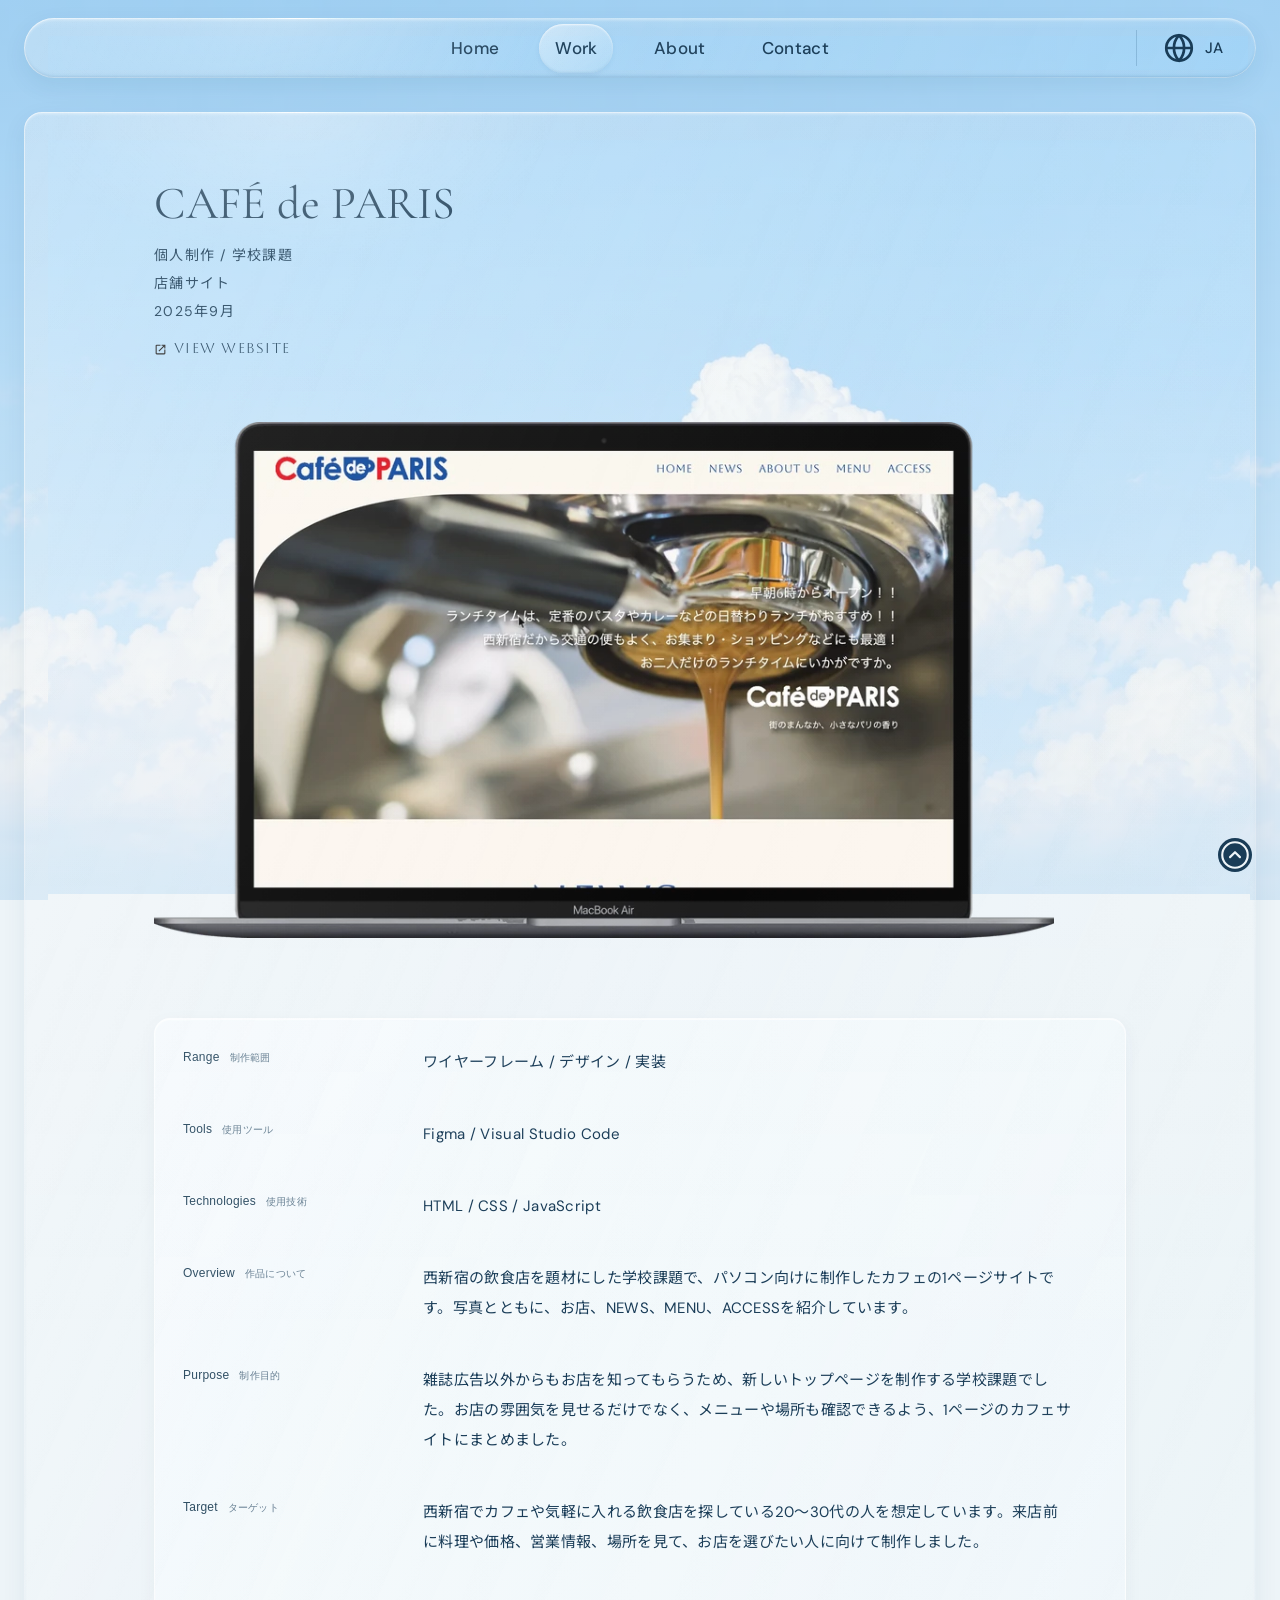
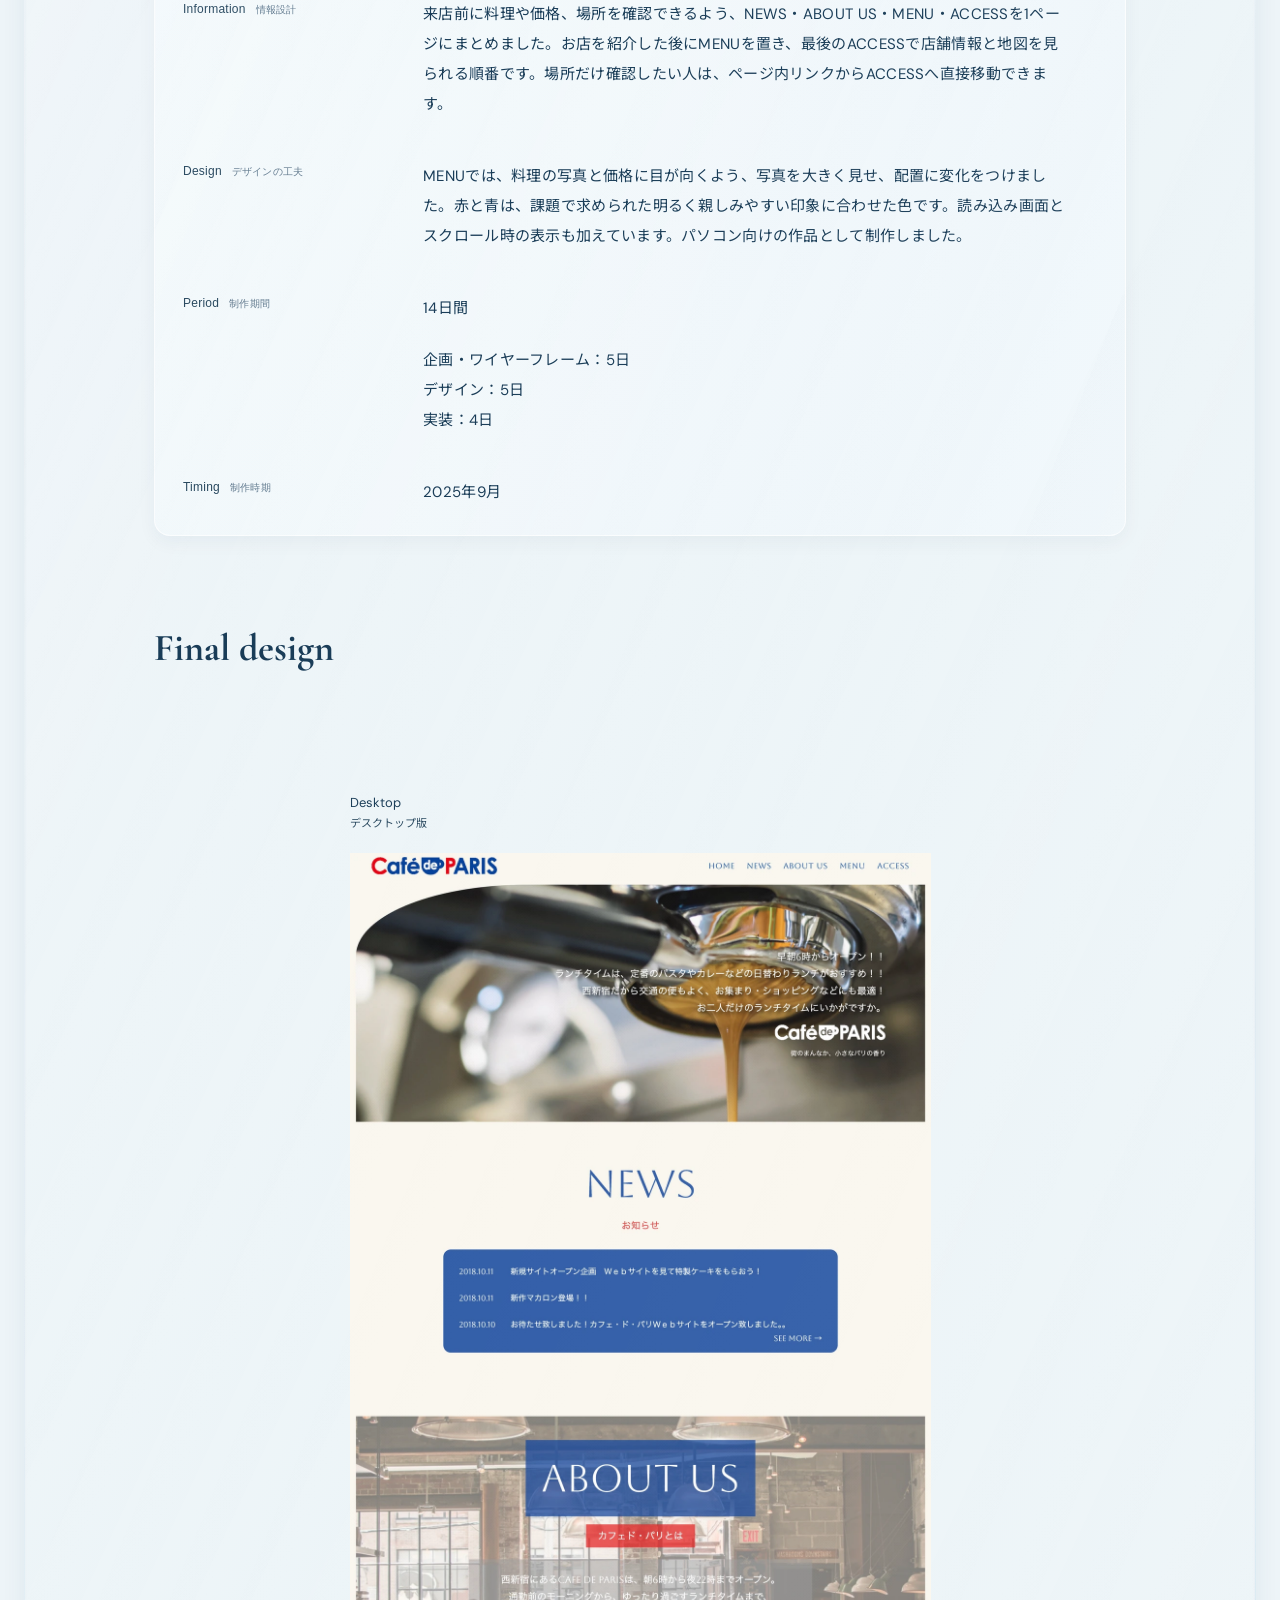
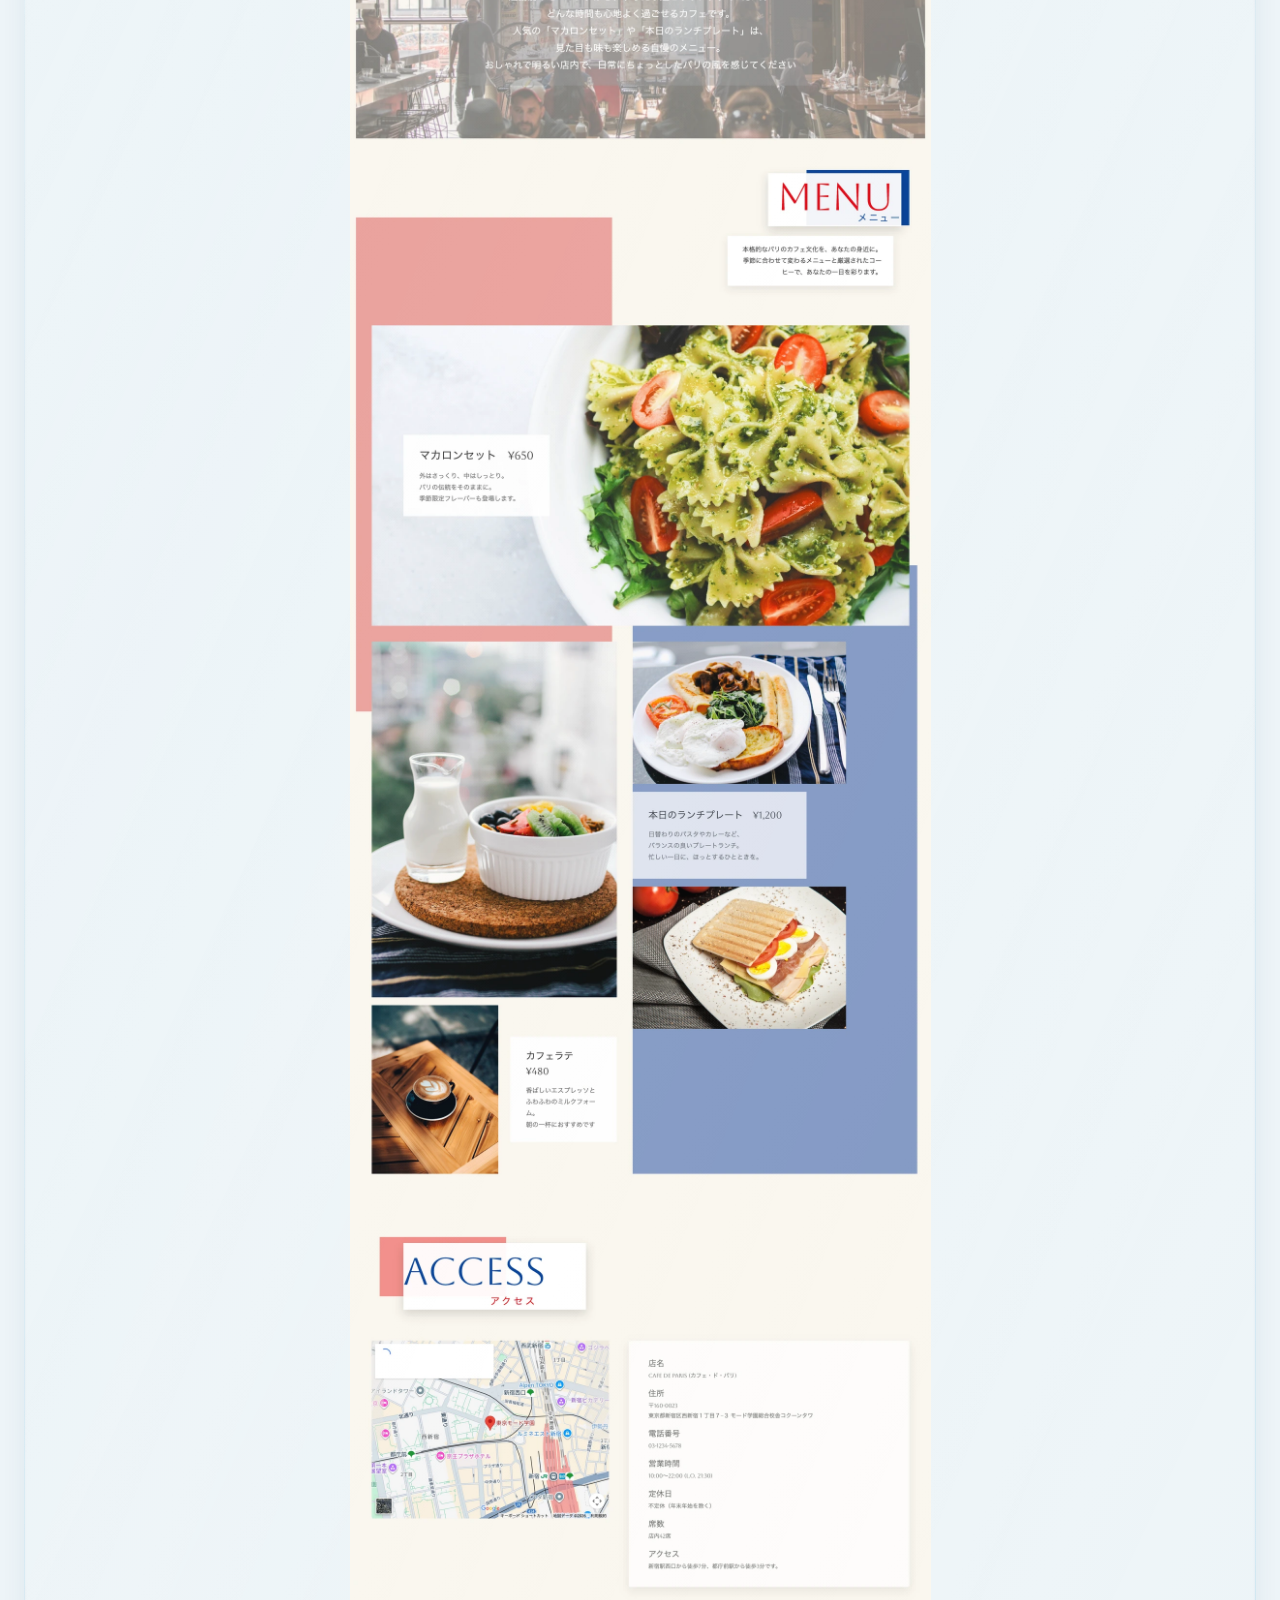
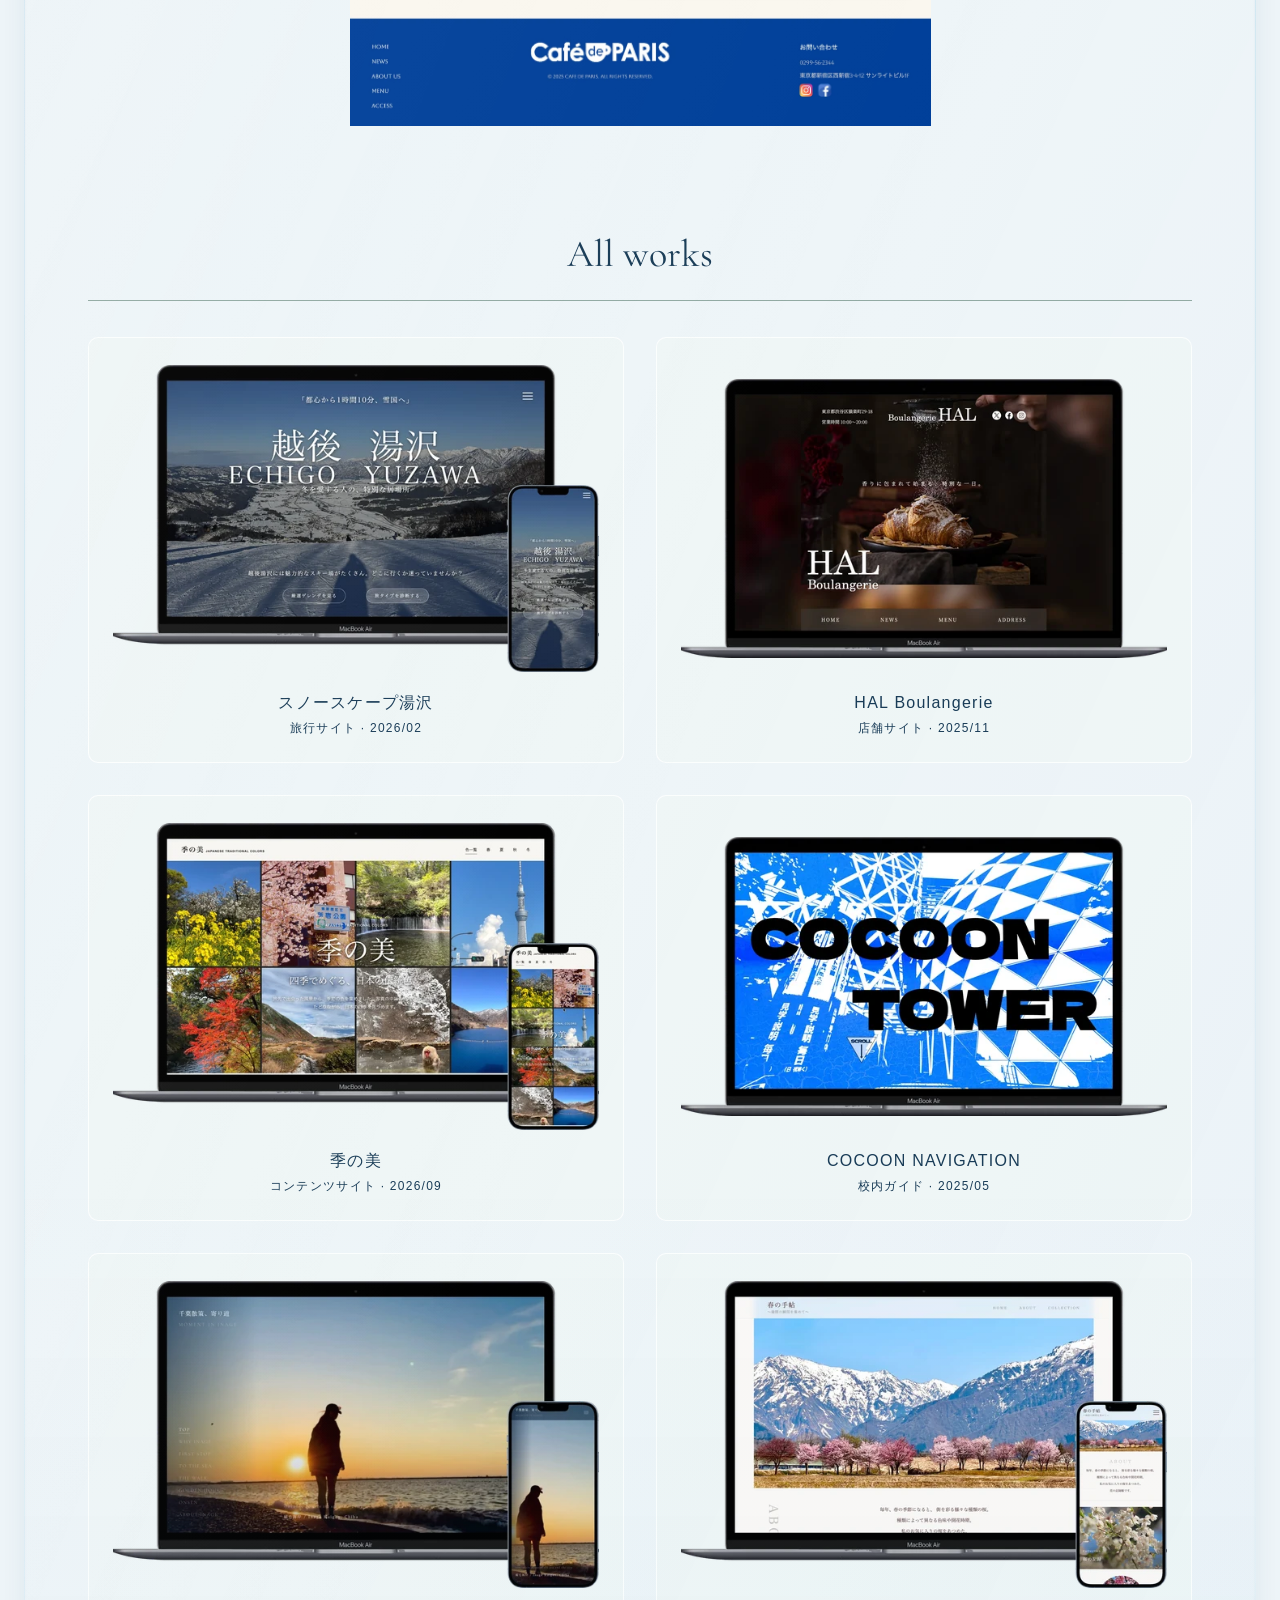
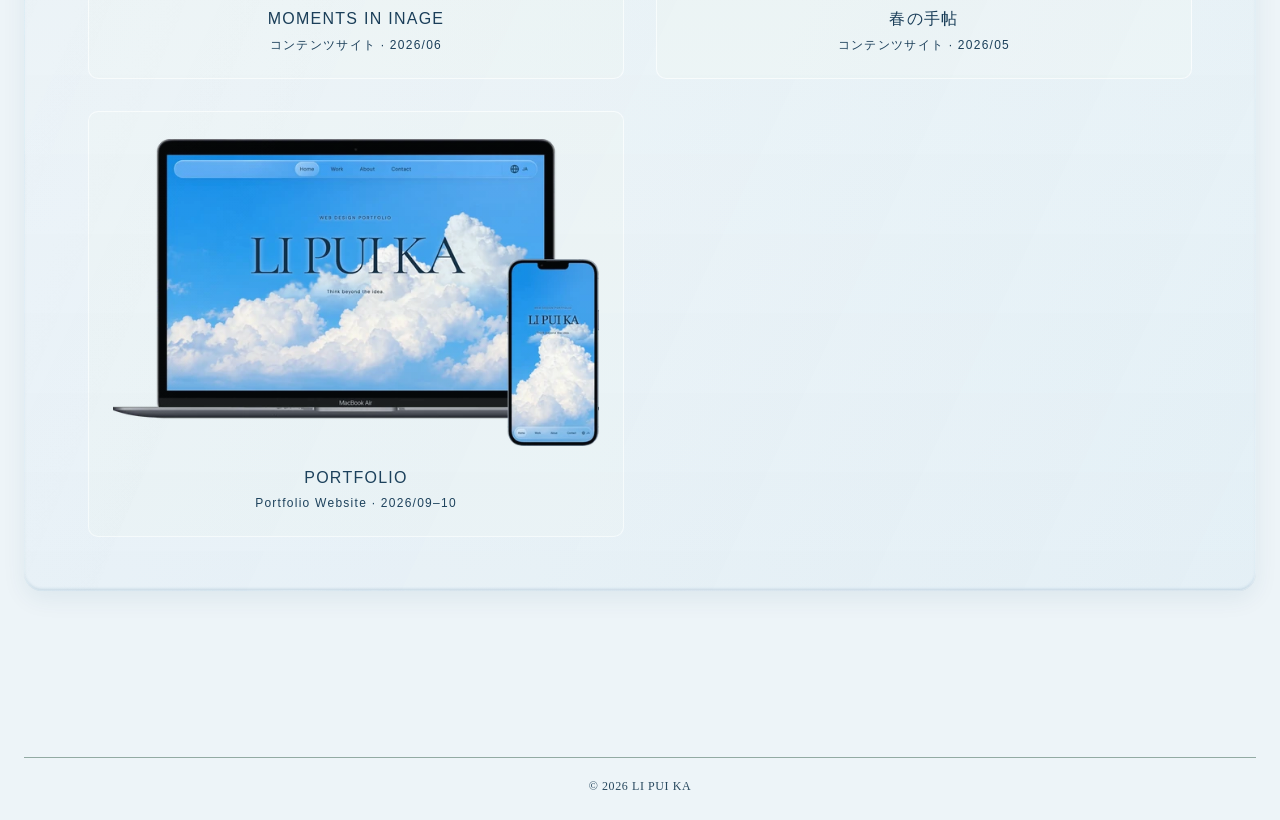
<file: work02.html>
<!doctype html>
<html lang="ja">
  <head>
    <meta charset="UTF-8">
    <meta name="viewport" content="width=device-width, initial-scale=1.0">
    <meta name="description" content="西新宿の飲食店を題材にした学校課題で、パソコン向けに制作したカフェの1ページサイトです。写真とともに、お店、NEWS、MENU、ACCESSを紹介しています。">
    <title>CAFÉ de PARIS | LI PUI KA</title>
    <link rel="icon" href="data:image/svg+xml,%3Csvg xmlns='http://www.w3.org/2000/svg' viewBox='0 0 64 64'%3E%3Crect width='64' height='64' rx='8' fill='%231d1d1d'/%3E%3Ctext x='32' y='40' text-anchor='middle' font-family='serif' font-size='25' fill='white'%3EKA%3C/text%3E%3C/svg%3E">
    <link rel="preconnect" href="https://fonts.googleapis.com"><link rel="preconnect" href="https://fonts.gstatic.com" crossorigin>
    <link href="https://fonts.googleapis.com/css2?family=Aboreto&amp;family=DM+Sans:wght@400..500&amp;family=Noto+Sans+JP:wght@400;500;600&amp;family=Cormorant+Garamond:wght@400;500;600&amp;display=swap" rel="stylesheet">
    <link rel="stylesheet" href="css/style.css?v=20261015-audit-fixes"><link rel="stylesheet" href="css/responsive.css?v=20261015-audit-fixes"><link rel="stylesheet" href="css/work.css?v=20261015-audit-fixes">

            <script src="js/translations.js?v=20261015-audit-fixes" defer></script><script src="js/language.js?v=20261015-backtop" defer></script><script src="js/main.js?v=20261015-backtop" defer></script><script src="js/work-detail.js?v=20261015-backtop" defer></script>
  <script src="js/design-zoom.js?v=20261015-backtop" defer></script><link rel="stylesheet" href="css/review.css?v=20261015-backtop"><link rel="stylesheet" href="css/dreamcore.css?v=20261016-single-fade"></head>
  <body class="work-detail-page" data-project-id="02">
    <a class="skip-link" href="#main" data-i18n="ui.skip" data-i18n-lang="en" lang="en">Skip to main content</a>
    <header class="site-header" data-header>

      <nav class="site-nav" aria-label="メインナビゲーション" data-i18n-aria-label="ui.nav"><a class="nav-link" href="index.html#home" lang="en">Home</a><a class="nav-link is-active" href="index.html#work" aria-current="page" data-i18n="ui.work" data-i18n-lang="en" lang="en">Work</a><a class="nav-link" href="index.html#about" data-i18n="ui.about" data-i18n-lang="en" lang="en">About</a><a class="nav-link" href="index.html#contact" data-i18n="ui.contact" data-i18n-lang="en" lang="en">Contact</a></nav>
      <div class="header-tools"><div class="language-picker"><button class="language-indicator" type="button" aria-label="表示言語を選ぶ" aria-expanded="false" aria-controls="language-options" data-language-toggle><svg viewBox="0 0 24 24" aria-hidden="true"><circle cx="12" cy="12" r="8.5"/><path d="M3.8 12h16.4M12 3.5c2.2 2.3 3.4 5.2 3.4 8.5S14.2 18.2 12 20.5C9.8 18.2 8.6 15.3 8.6 12S9.8 5.8 12 3.5Z"/></svg><span class="language-code" aria-hidden="true">JA</span></button><div class="language-options" id="language-options" role="group" aria-label="表示言語を選ぶ" hidden><button type="button" data-language-option="ja" lang="ja" aria-pressed="true">日本語</button><button type="button" data-language-option="en" lang="en" aria-pressed="false">English</button><button type="button" data-language-option="zh-Hant" lang="zh-Hant" aria-pressed="false">繁體中文</button></div></div></div>
    </header>
    <main id="main" class="work-detail-main"><article>
      <header class="detail-hero detail-shell">
        <div class="detail-heading">
          <h1>CAFÉ de PARIS</h1>
          <p data-i18n="project.02.type">個人制作 / 学校課題</p>
          <p data-i18n="project.02.category">店舗サイト</p>
          <p data-i18n="project.02.date">2025年9月</p>
          <a class="project-live-link" href="/Cafe-site/" target="_blank" rel="noopener noreferrer" aria-label="Visit the CAFÉ de PARIS website (opens in a new tab)">
            <img src="image/open_in_new_24dp_1F1F1F_FILL0_wght400_GRAD0_opsz24.svg" alt="">
            <span data-i18n="ui.website" data-i18n-lang="en" lang="en">View website</span>
          </a>
        </div>
        <img class="detail-hero-image" src="image/optimized/mockup02-1600.webp?v=20261014-no-cursor1" alt="CAFÉ de PARIS website displayed on a laptop" srcset="image/optimized/mockup02-600.webp?v=20261014-no-cursor1 600w, image/optimized/mockup02-960.webp?v=20261014-no-cursor1 960w, image/optimized/mockup02-1600.webp?v=20261014-no-cursor1 1600w" sizes="(max-width: 620px) calc(100vw - 20px), (max-width: 820px) calc(100vw - 56px), (max-width: 1100px) calc(100vw - 84px), 900px" width="1600" height="919" decoding="async" data-project-image>
      </header>
      <section class="project-information detail-shell" aria-labelledby="project-information-title">
        <h2 class="visually-hidden" id="project-information-title" data-i18n="ui.projectInfo" data-i18n-lang="en" lang="en">Project information</h2>
        <dl class="project-facts">
          <div class="project-fact">
            <dt><span data-i18n="ui.production" data-i18n-lang="en" lang="en">Range</span><small class="project-field-translation" data-i18n="ui.fieldTranslation.production">制作範囲</small></dt>
<dd data-i18n="project.02.production">ワイヤーフレーム / デザイン / 実装</dd>
          </div>
          <div class="project-fact">
            <dt><span data-i18n="ui.tools" data-i18n-lang="en" lang="en">Tools</span><small class="project-field-translation" data-i18n="ui.fieldTranslation.tools">使用ツール</small></dt>
<dd>Figma / Visual Studio Code</dd>
          </div>
          <div class="project-fact">
            <dt><span data-i18n="ui.technologies" data-i18n-lang="en" lang="en">Technologies</span><small class="project-field-translation" data-i18n="ui.fieldTranslation.technologies">使用技術</small></dt>
<dd>HTML / CSS / JavaScript</dd>
          </div>
          <div class="project-fact">
            <dt><span data-i18n="ui.overview" data-i18n-lang="en" lang="en">Overview</span><small class="project-field-translation" data-i18n="ui.fieldTranslation.overview">作品について</small></dt>
<dd data-i18n="project.02.overview">西新宿の飲食店を題材にした学校課題で、パソコン向けに制作したカフェの1ページサイトです。写真とともに、お店、NEWS、MENU、ACCESSを紹介しています。</dd>
          </div>
          <div class="project-fact">
            <dt><span data-i18n="ui.purpose" data-i18n-lang="en" lang="en">Purpose</span><small class="project-field-translation" data-i18n="ui.fieldTranslation.purpose">制作目的</small></dt>
<dd data-i18n="project.02.purpose">雑誌広告以外からもお店を知ってもらうため、新しいトップページを制作する学校課題でした。お店の雰囲気を見せるだけでなく、メニューや場所も確認できるよう、1ページのカフェサイトにまとめました。</dd>
          </div>
          <div class="project-fact">
            <dt><span data-i18n="ui.target" data-i18n-lang="en" lang="en">Target</span><small class="project-field-translation" data-i18n="ui.fieldTranslation.target">ターゲット</small></dt>
<dd data-i18n="project.02.target">西新宿でカフェや気軽に入れる飲食店を探している20〜30代の人を想定しています。来店前に料理や価格、営業情報、場所を見て、お店を選びたい人に向けて制作しました。</dd>
          </div>
          <div class="project-fact">
            <dt><span data-i18n="ui.information" data-i18n-lang="en" lang="en">Information</span><small class="project-field-translation" data-i18n="ui.fieldTranslation.information">情報設計</small></dt>
<dd data-i18n="project.02.information">来店前に料理や価格、場所を確認できるよう、NEWS・ABOUT US・MENU・ACCESSを1ページにまとめました。お店を紹介した後にMENUを置き、最後のACCESSで店舗情報と地図を見られる順番です。場所だけ確認したい人は、ページ内リンクからACCESSへ直接移動できます。</dd>
          </div>
          <div class="project-fact">
            <dt><span data-i18n="ui.design" data-i18n-lang="en" lang="en">Design</span><small class="project-field-translation" data-i18n="ui.fieldTranslation.design">デザインの工夫</small></dt>
<dd data-i18n="project.02.design">MENUでは、料理の写真と価格に目が向くよう、写真を大きく見せ、配置に変化をつけました。赤と青は、課題で求められた明るく親しみやすい印象に合わせた色です。読み込み画面とスクロール時の表示も加えています。パソコン向けの作品として制作しました。</dd>
          </div>
          <div class="project-fact">
            <dt><span data-i18n="ui.period" data-i18n-lang="en" lang="en">Period</span><small class="project-field-translation" data-i18n="ui.fieldTranslation.period">制作期間</small></dt>
<dd data-i18n="project.02.period"><p>14日間</p><p>企画・ワイヤーフレーム：5日<br>デザイン：5日<br>実装：4日</p></dd>
          </div>
          <div class="project-fact">
            <dt><span data-i18n="ui.timing" data-i18n-lang="en" lang="en">Timing</span><small class="project-field-translation" data-i18n="ui.fieldTranslation.timing">制作時期</small></dt>
<dd data-i18n="project.02.date">2025年9月</dd>
          </div>
        </dl>
      </section>
      <section class="final-design detail-shell" aria-labelledby="final-design-title">
        <h2 id="final-design-title" data-i18n="ui.finalDesign" data-i18n-lang="en" lang="en">Final design</h2>
        <div class="final-design-images final-design-images--desktop-only">
          <figure>
            <figcaption class="design-comp-caption"><span lang="en">Desktop</span><small data-i18n="ui.designCaption.desktop">デスクトップ版</small></figcaption>
            <button class="design-zoom" type="button" data-design-zoom aria-label="画像を拡大する" data-i18n-aria-label="ui.zoom"><img src="image/optimized/work02_designcomp-part01.webp" alt="Full desktop design for the CAFÉ de PARIS café website — part 1 of 3" width="1200" height="2400" loading="lazy" decoding="async" data-design-image></button>
            <button class="design-zoom" type="button" data-design-zoom aria-label="画像を拡大する" data-i18n-aria-label="ui.zoom"><img src="image/optimized/work02_designcomp-part02.webp" alt="Full desktop design for the CAFÉ de PARIS café website — part 2 of 3" width="1200" height="2400" loading="lazy" decoding="async" data-design-image></button>
            <button class="design-zoom" type="button" data-design-zoom aria-label="画像を拡大する" data-i18n-aria-label="ui.zoom"><img src="image/optimized/work02_designcomp-part03.webp" alt="Full desktop design for the CAFÉ de PARIS café website — part 3 of 3" width="1200" height="308" loading="lazy" decoding="async" data-design-image></button>

          </figure>
        </div>
      </section>
      <section class="all-works" aria-labelledby="all-works-title"><div class="all-works-heading"><h2 id="all-works-title" data-i18n="ui.allWorks" data-i18n-lang="en" lang="en">All works</h2></div><div class="all-works-grid" data-all-works></div></section>
    </article><a class="back-to-top" href="#main" aria-label="ページの先頭へ戻る" data-i18n-aria-label="ui.backTop"><svg viewBox="0 0 24 24" aria-hidden="true"><circle cx="12" cy="12" r="9"/><path d="m8.5 13.5 3.5-3.5 3.5 3.5"/></svg></a></main>
    <footer class="site-footer"><p>© 2026 LI PUI KA</p></footer>
    <script src="js/glass-highlight.js?v=20261016-fuller-nav-pill" defer></script>
  <script src="js/work-reveal.js?v=20261016-single-fade" defer></script>
</body>
</html>
</file>
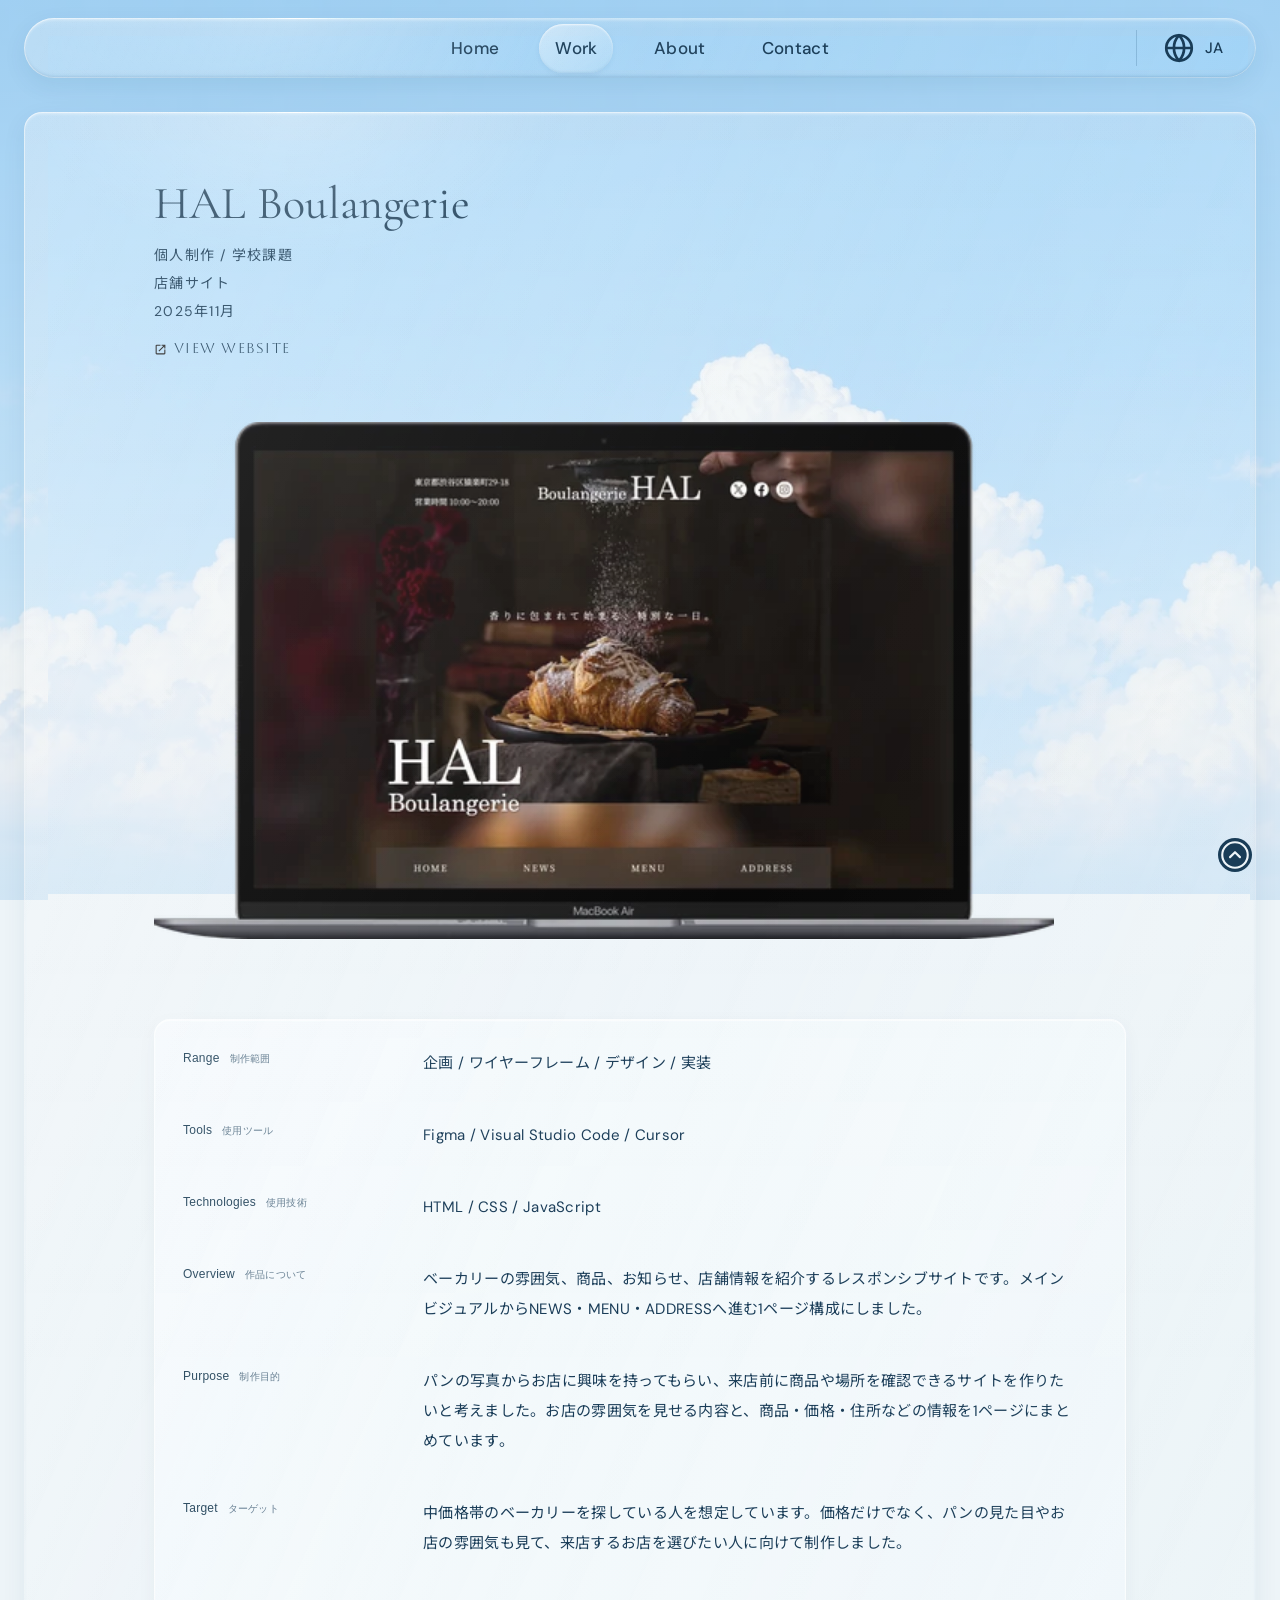
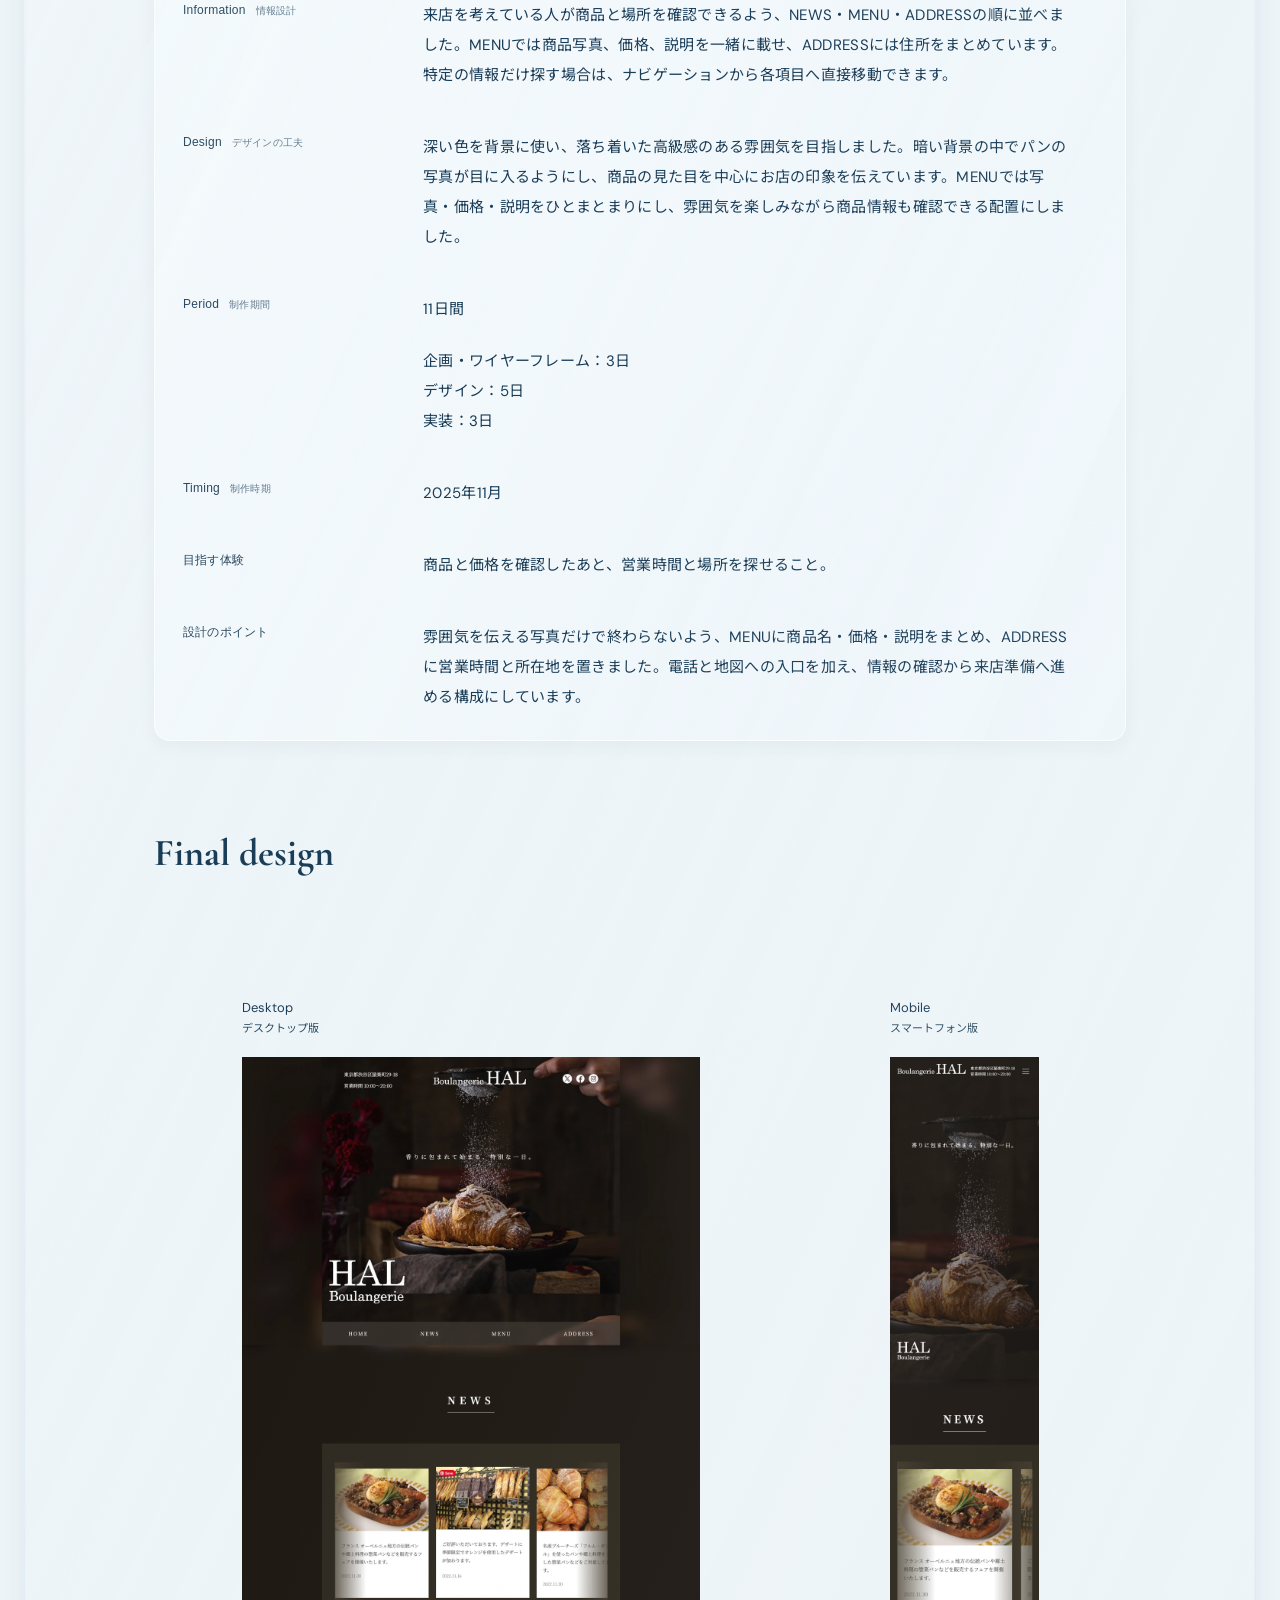
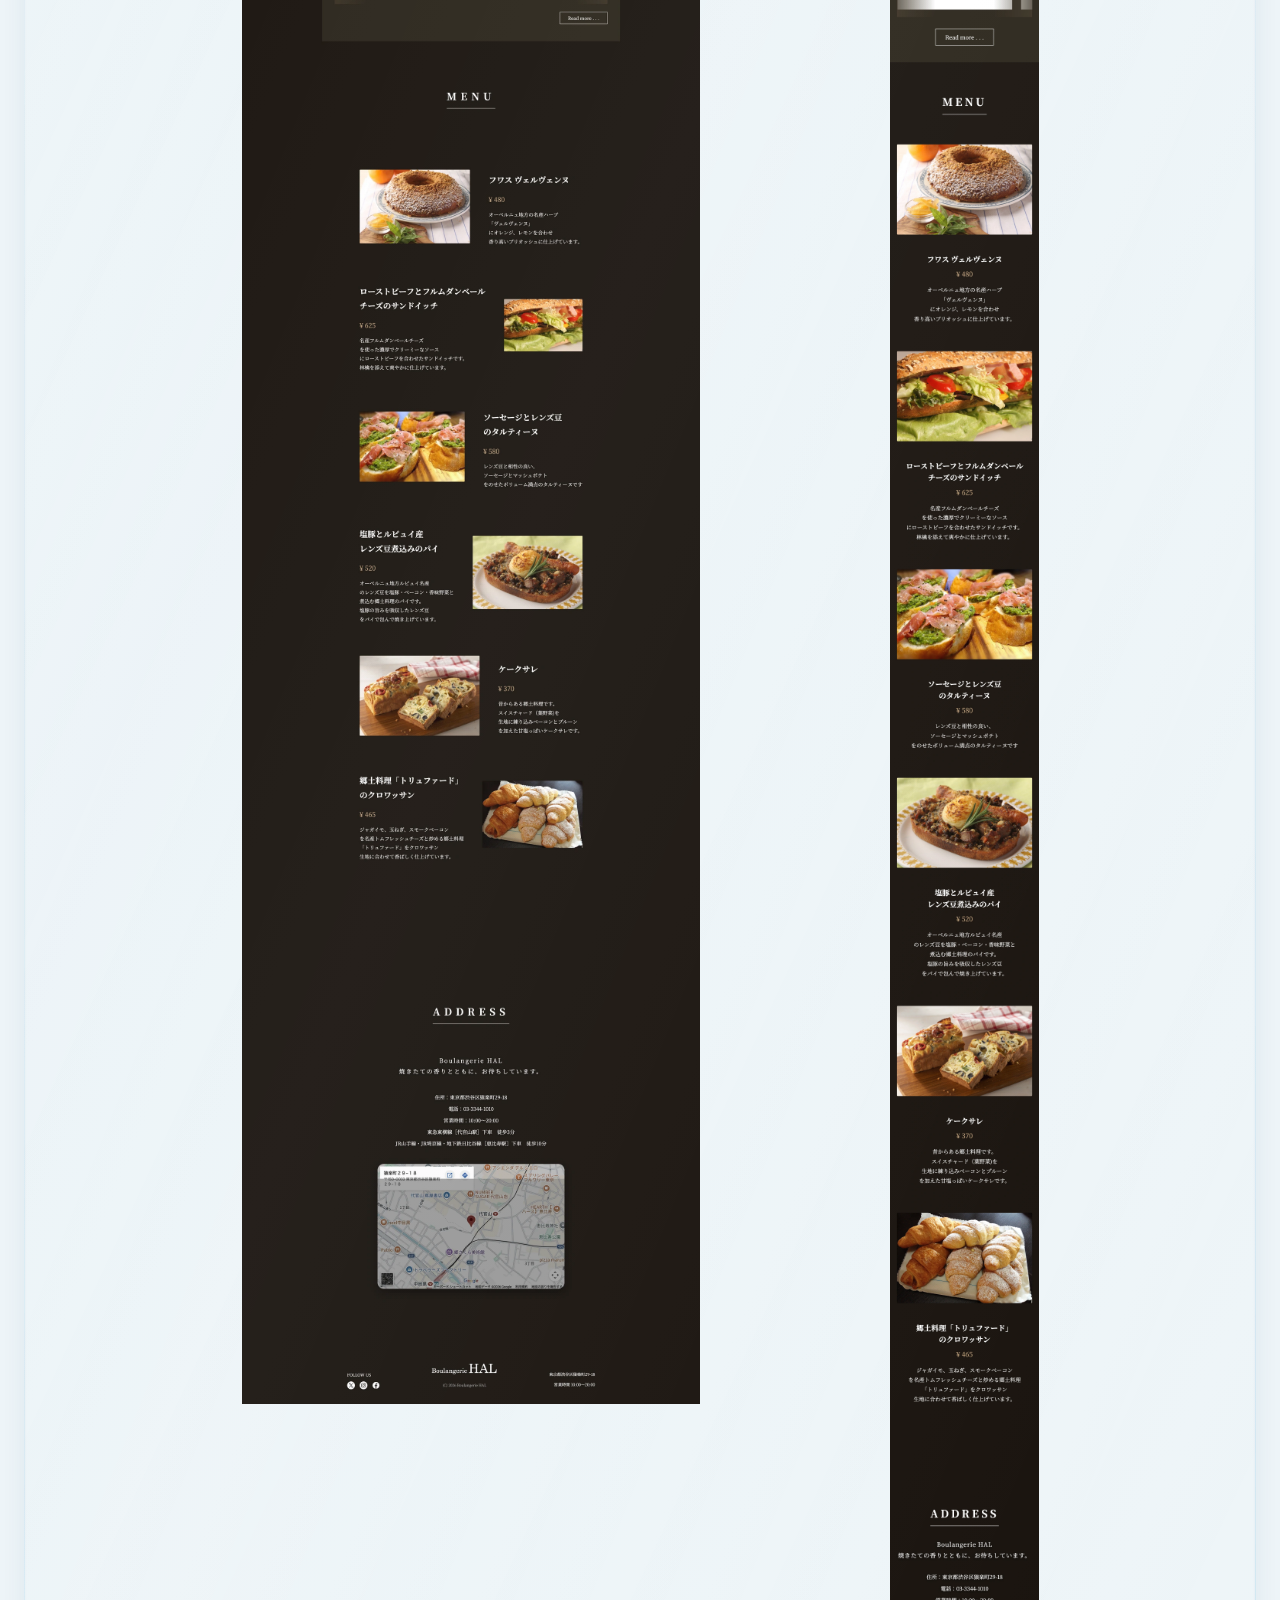
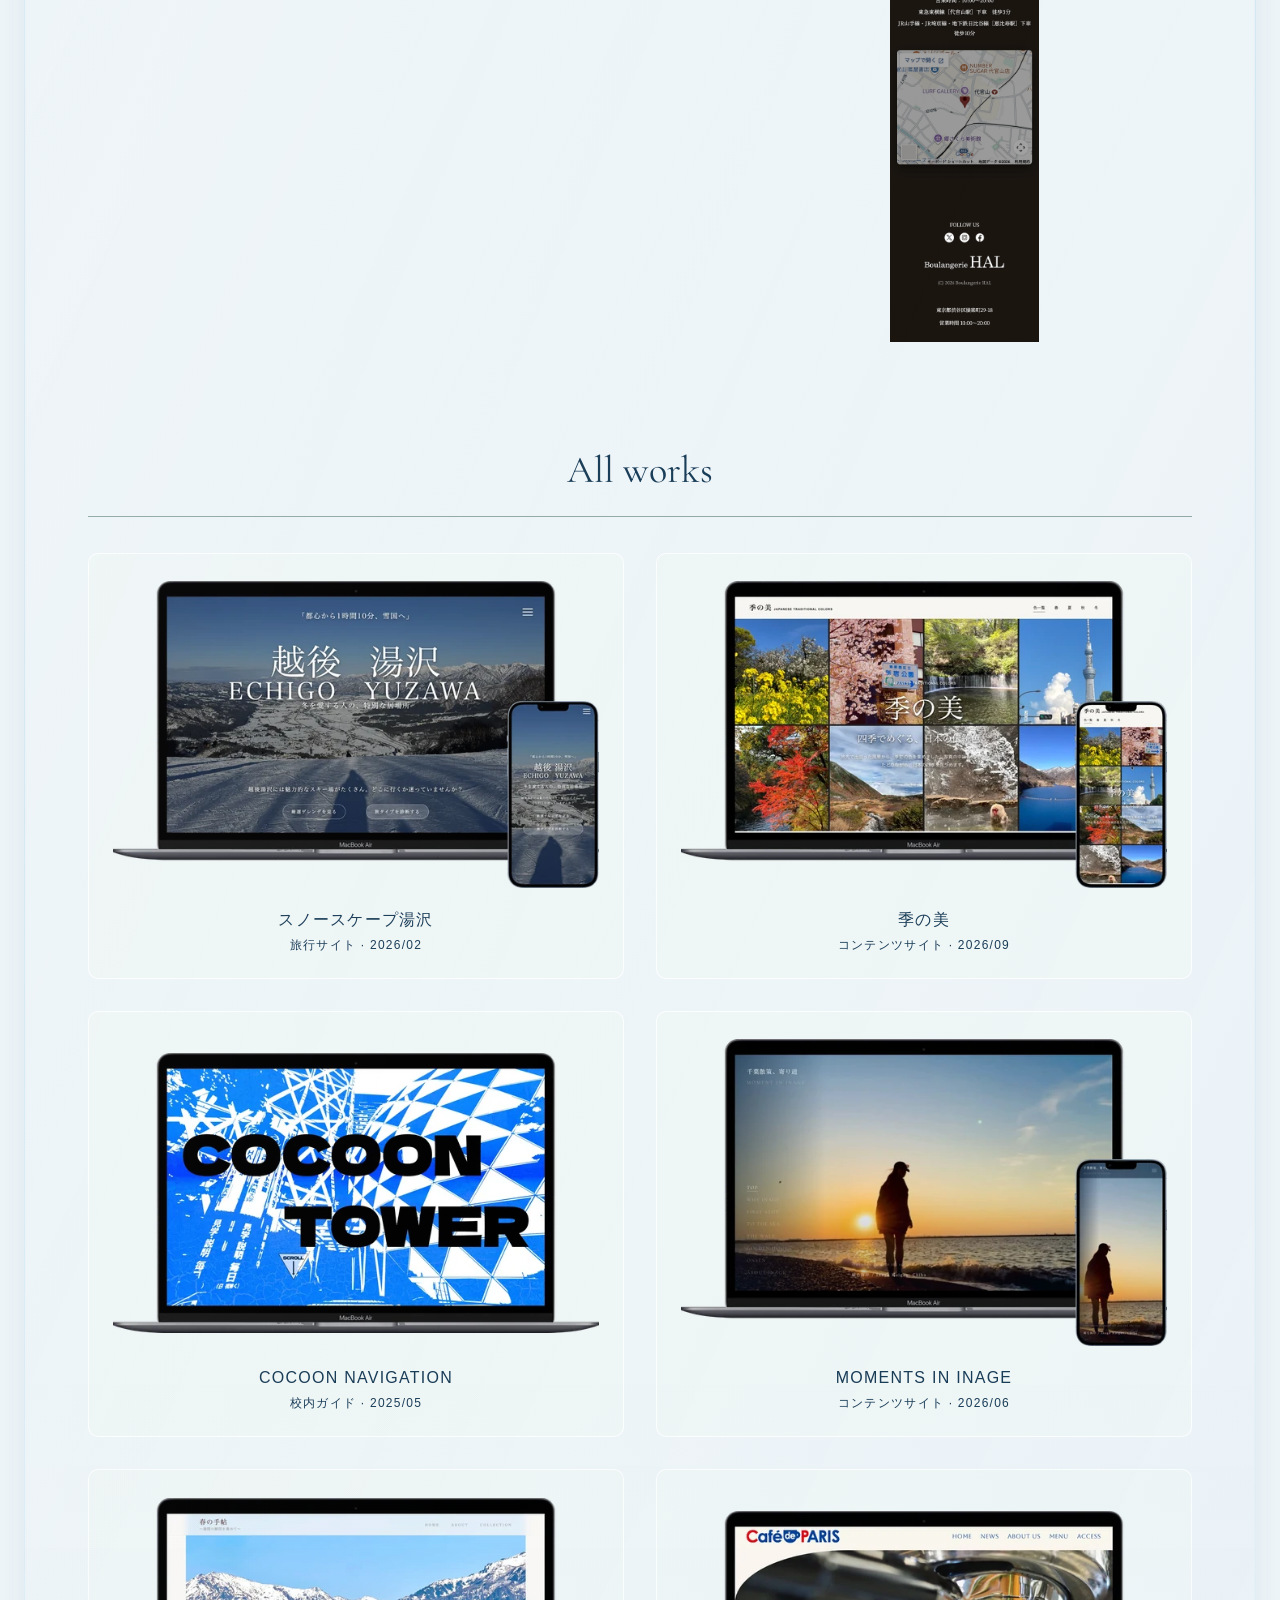
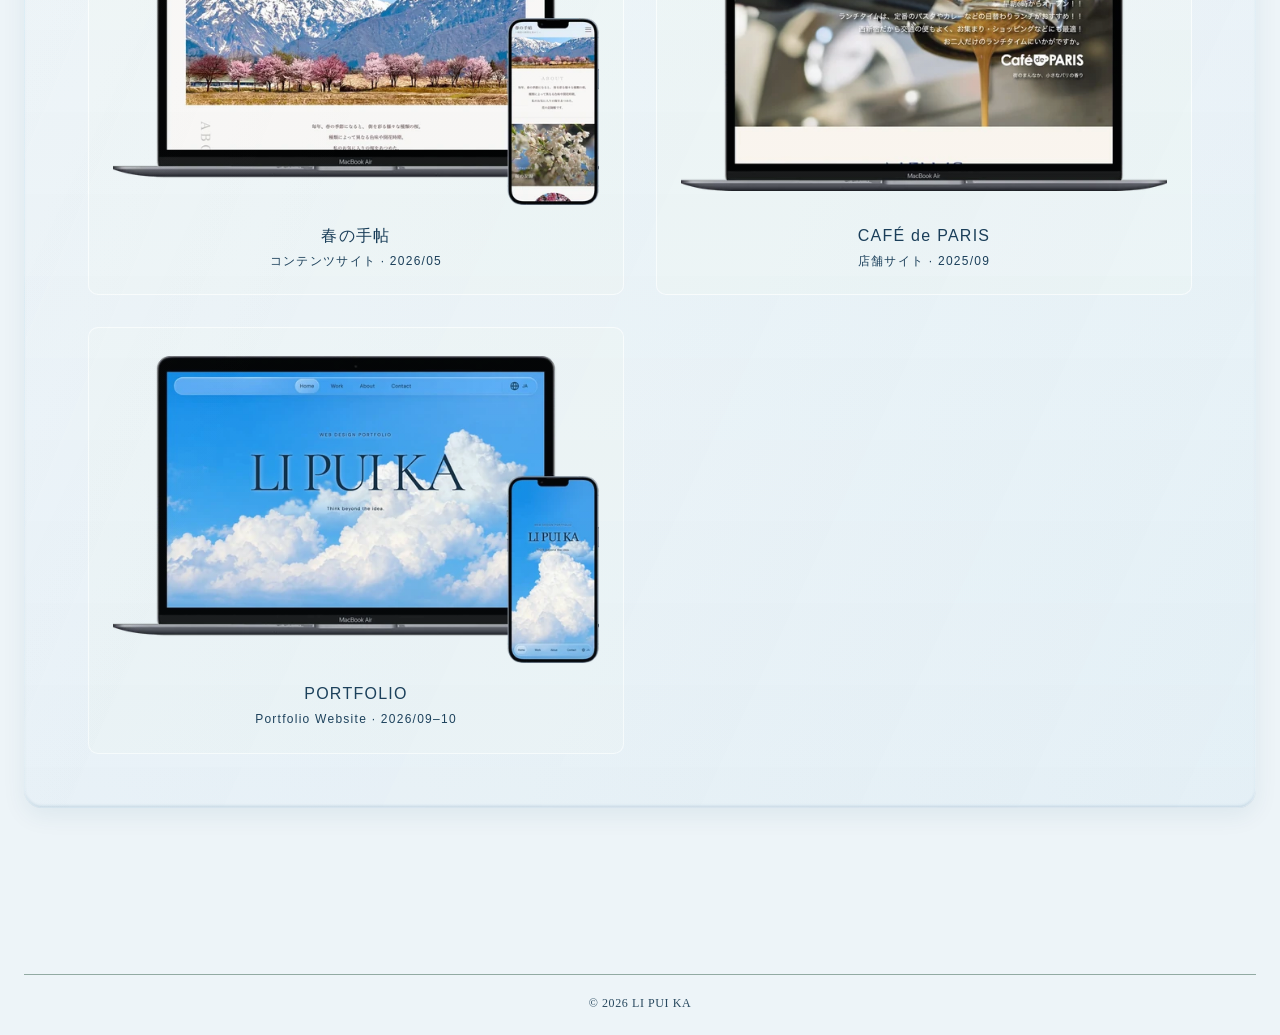
<file: work03.html>
<!doctype html>
<html lang="ja">
  <head>
    <meta charset="UTF-8"><meta name="viewport" content="width=device-width, initial-scale=1.0"><meta name="description" content="ベーカリーの雰囲気、商品、お知らせ、店舗情報を紹介するレスポンシブサイトです。メインビジュアルからNEWS・MENU・ADDRESSへ進む1ページ構成にしました。"><title>HAL Boulangerie | LI PUI KA</title>
    <link rel="icon" href="data:image/svg+xml,%3Csvg xmlns='http://www.w3.org/2000/svg' viewBox='0 0 64 64'%3E%3Crect width='64' height='64' rx='8' fill='%231d1d1d'/%3E%3Ctext x='32' y='40' text-anchor='middle' font-family='serif' font-size='25' fill='white'%3EKA%3C/text%3E%3C/svg%3E"><link rel="preconnect" href="https://fonts.googleapis.com"><link rel="preconnect" href="https://fonts.gstatic.com" crossorigin><link href="https://fonts.googleapis.com/css2?family=Aboreto&amp;family=DM+Sans:wght@400..500&amp;family=Noto+Sans+JP:wght@400;500;600&amp;family=Cormorant+Garamond:wght@400;500;600&amp;display=swap" rel="stylesheet"><link rel="stylesheet" href="css/style.css?v=20261015-audit-fixes"><link rel="stylesheet" href="css/responsive.css?v=20261015-audit-fixes"><link rel="stylesheet" href="css/work.css?v=20261015-audit-fixes">
            <script src="js/translations.js?v=20261015-audit-fixes" defer></script><script src="js/language.js?v=20261015-backtop" defer></script><script src="js/main.js?v=20261015-backtop" defer></script><script src="js/work-detail.js?v=20261015-backtop" defer></script>
  <script src="js/design-zoom.js?v=20261015-backtop" defer></script><link rel="stylesheet" href="css/review.css?v=20261015-backtop"><link rel="stylesheet" href="css/dreamcore.css?v=20261016-single-fade"></head>
  <body class="work-detail-page" data-project-id="03">
    <a class="skip-link" href="#main" data-i18n="ui.skip" data-i18n-lang="en" lang="en">Skip to main content</a>
    <header class="site-header" data-header><nav class="site-nav" aria-label="メインナビゲーション" data-i18n-aria-label="ui.nav"><a class="nav-link" href="index.html#home" lang="en">Home</a><a class="nav-link is-active" href="index.html#work" aria-current="page" data-i18n="ui.work" data-i18n-lang="en" lang="en">Work</a><a class="nav-link" href="index.html#about" data-i18n="ui.about" data-i18n-lang="en" lang="en">About</a><a class="nav-link" href="index.html#contact" data-i18n="ui.contact" data-i18n-lang="en" lang="en">Contact</a></nav><div class="header-tools"><div class="language-picker"><button class="language-indicator" type="button" aria-label="表示言語を選ぶ" aria-expanded="false" aria-controls="language-options" data-language-toggle><svg viewBox="0 0 24 24" aria-hidden="true"><circle cx="12" cy="12" r="8.5"/><path d="M3.8 12h16.4M12 3.5c2.2 2.3 3.4 5.2 3.4 8.5S14.2 18.2 12 20.5C9.8 18.2 8.6 15.3 8.6 12S9.8 5.8 12 3.5Z"/></svg><span class="language-code" aria-hidden="true">JA</span></button><div class="language-options" id="language-options" role="group" aria-label="表示言語を選ぶ" hidden><button type="button" data-language-option="ja" lang="ja" aria-pressed="true">日本語</button><button type="button" data-language-option="en" lang="en" aria-pressed="false">English</button><button type="button" data-language-option="zh-Hant" lang="zh-Hant" aria-pressed="false">繁體中文</button></div></div></div></header>
    <main id="main" class="work-detail-main"><article>
      <header class="detail-hero detail-shell">
        <div class="detail-heading">
          <h1>HAL Boulangerie</h1>
          <p data-i18n="project.03.type">個人制作 / 学校課題</p>
          <p data-i18n="project.03.category">店舗サイト</p>
          <p data-i18n="project.03.date">2025年11月</p>
          <a class="project-live-link" href="/Bakery_site/" target="_blank" rel="noopener noreferrer" aria-label="Visit the HAL Boulangerie website (opens in a new tab)">
            <img src="image/open_in_new_24dp_1F1F1F_FILL0_wght400_GRAD0_opsz24.svg" alt="">
            <span data-i18n="ui.website" data-i18n-lang="en" lang="en">View website</span>
          </a>
        </div>
        <img class="detail-hero-image" src="image/optimized/mockup03-1600.webp?v=20261014-no-cursor1" alt="HAL Boulangerie website displayed on a laptop" srcset="image/optimized/mockup03-600.webp?v=20261014-no-cursor1 600w, image/optimized/mockup03-960.webp?v=20261014-no-cursor1 960w, image/optimized/mockup03-1600.webp?v=20261014-no-cursor1 1600w" sizes="(max-width: 620px) calc(100vw - 20px), (max-width: 820px) calc(100vw - 56px), (max-width: 1100px) calc(100vw - 84px), 900px" width="1600" height="919" decoding="async" data-project-image>
      </header>
      <section class="project-information detail-shell" aria-labelledby="project-information-title">
        <h2 class="visually-hidden" id="project-information-title" data-i18n="ui.projectInfo" data-i18n-lang="en" lang="en">Project information</h2>
        <dl class="project-facts">
          <div class="project-fact">
            <dt><span data-i18n="ui.production" data-i18n-lang="en" lang="en">Range</span><small class="project-field-translation" data-i18n="ui.fieldTranslation.production">制作範囲</small></dt>
<dd data-i18n="project.03.production">企画 / ワイヤーフレーム / デザイン / 実装</dd>
          </div>
          <div class="project-fact">
            <dt><span data-i18n="ui.tools" data-i18n-lang="en" lang="en">Tools</span><small class="project-field-translation" data-i18n="ui.fieldTranslation.tools">使用ツール</small></dt>
<dd>Figma / Visual Studio Code / Cursor</dd>
          </div>
          <div class="project-fact">
            <dt><span data-i18n="ui.technologies" data-i18n-lang="en" lang="en">Technologies</span><small class="project-field-translation" data-i18n="ui.fieldTranslation.technologies">使用技術</small></dt>
<dd>HTML / CSS / JavaScript</dd>
          </div>
          <div class="project-fact">
            <dt><span data-i18n="ui.overview" data-i18n-lang="en" lang="en">Overview</span><small class="project-field-translation" data-i18n="ui.fieldTranslation.overview">作品について</small></dt>
<dd data-i18n="project.03.overview">ベーカリーの雰囲気、商品、お知らせ、店舗情報を紹介するレスポンシブサイトです。メインビジュアルからNEWS・MENU・ADDRESSへ進む1ページ構成にしました。</dd>
          </div>
          <div class="project-fact">
            <dt><span data-i18n="ui.purpose" data-i18n-lang="en" lang="en">Purpose</span><small class="project-field-translation" data-i18n="ui.fieldTranslation.purpose">制作目的</small></dt>
<dd data-i18n="project.03.purpose">パンの写真からお店に興味を持ってもらい、来店前に商品や場所を確認できるサイトを作りたいと考えました。お店の雰囲気を見せる内容と、商品・価格・住所などの情報を1ページにまとめています。</dd>
          </div>
          <div class="project-fact">
            <dt><span data-i18n="ui.target" data-i18n-lang="en" lang="en">Target</span><small class="project-field-translation" data-i18n="ui.fieldTranslation.target">ターゲット</small></dt>
<dd data-i18n="project.03.target">中価格帯のベーカリーを探している人を想定しています。価格だけでなく、パンの見た目やお店の雰囲気も見て、来店するお店を選びたい人に向けて制作しました。</dd>
          </div>
          <div class="project-fact">
            <dt><span data-i18n="ui.information" data-i18n-lang="en" lang="en">Information</span><small class="project-field-translation" data-i18n="ui.fieldTranslation.information">情報設計</small></dt>
<dd data-i18n="project.03.information">来店を考えている人が商品と場所を確認できるよう、NEWS・MENU・ADDRESSの順に並べました。MENUでは商品写真、価格、説明を一緒に載せ、ADDRESSには住所をまとめています。特定の情報だけ探す場合は、ナビゲーションから各項目へ直接移動できます。</dd>
          </div>
          <div class="project-fact">
            <dt><span data-i18n="ui.design" data-i18n-lang="en" lang="en">Design</span><small class="project-field-translation" data-i18n="ui.fieldTranslation.design">デザインの工夫</small></dt>
<dd data-i18n="project.03.design">深い色を背景に使い、落ち着いた高級感のある雰囲気を目指しました。暗い背景の中でパンの写真が目に入るようにし、商品の見た目を中心にお店の印象を伝えています。MENUでは写真・価格・説明をひとまとまりにし、雰囲気を楽しみながら商品情報も確認できる配置にしました。</dd>
          </div>
          <div class="project-fact">
            <dt><span data-i18n="ui.period" data-i18n-lang="en" lang="en">Period</span><small class="project-field-translation" data-i18n="ui.fieldTranslation.period">制作期間</small></dt>
<dd data-i18n="project.03.period"><p>11日間</p><p>企画・ワイヤーフレーム：3日<br>デザイン：5日<br>実装：3日</p></dd>
          </div>
          <div class="project-fact">
            <dt><span data-i18n="ui.timing" data-i18n-lang="en" lang="en">Timing</span><small class="project-field-translation" data-i18n="ui.fieldTranslation.timing">制作時期</small></dt>
<dd data-i18n="project.03.date">2025年11月</dd>
          </div>
        <div class="project-fact"><dt data-i18n="ui.successGoal">目指す体験</dt><dd data-i18n="project.03.goal">商品と価格を確認したあと、営業時間と場所を探せること。</dd></div><div class="project-fact"><dt data-i18n="ui.designDecision">設計のポイント</dt><dd data-i18n="project.03.decision">雰囲気を伝える写真だけで終わらないよう、MENUに商品名・価格・説明をまとめ、ADDRESSに営業時間と所在地を置きました。電話と地図への入口を加え、情報の確認から来店準備へ進める構成にしています。</dd></div></dl>
      </section>
      <section class="final-design detail-shell" aria-labelledby="final-design-title">
        <h2 id="final-design-title" data-i18n="ui.finalDesign" data-i18n-lang="en" lang="en">Final design</h2>
        <div class="final-design-images">
          <figure>
            <figcaption class="design-comp-caption"><span lang="en">Desktop</span><small data-i18n="ui.designCaption.desktop">デスクトップ版</small></figcaption>
            <button class="design-zoom" type="button" data-design-zoom aria-label="画像を拡大する" data-i18n-aria-label="ui.zoom"><img src="image/optimized/work03_designcomp-part01.webp" alt="Full desktop design for the HAL Boulangerie brand website — part 1 of 3" width="1200" height="2400" loading="lazy" decoding="async" data-design-image></button>
            <button class="design-zoom" type="button" data-design-zoom aria-label="画像を拡大する" data-i18n-aria-label="ui.zoom"><img src="image/optimized/work03_designcomp-part02.webp" alt="Full desktop design for the HAL Boulangerie brand website — part 2 of 3" width="1200" height="2400" loading="lazy" decoding="async" data-design-image></button>
            <button class="design-zoom" type="button" data-design-zoom aria-label="画像を拡大する" data-i18n-aria-label="ui.zoom"><img src="image/optimized/work03_designcomp-part03.webp" alt="Full desktop design for the HAL Boulangerie brand website — part 3 of 3" width="1200" height="291" loading="lazy" decoding="async" data-design-image></button>

          </figure>
          <figure>
            <figcaption class="design-comp-caption"><span lang="en">Mobile</span><small data-i18n="ui.designCaption.mobile">スマートフォン版</small></figcaption>
            <button class="design-zoom" type="button" data-design-zoom aria-label="画像を拡大する" data-i18n-aria-label="ui.zoom"><img src="image/optimized/work03_designcomp_mobile-part01.webp" alt="Full mobile design for the HAL Boulangerie brand website — part 1 of 6" width="772" height="2400" loading="lazy" decoding="async" data-design-image></button>
            <button class="design-zoom" type="button" data-design-zoom aria-label="画像を拡大する" data-i18n-aria-label="ui.zoom"><img src="image/optimized/work03_designcomp_mobile-part02.webp" alt="Full mobile design for the HAL Boulangerie brand website — part 2 of 6" width="772" height="2400" loading="lazy" decoding="async" data-design-image></button>
            <button class="design-zoom" type="button" data-design-zoom aria-label="画像を拡大する" data-i18n-aria-label="ui.zoom"><img src="image/optimized/work03_designcomp_mobile-part03.webp" alt="Full mobile design for the HAL Boulangerie brand website — part 3 of 6" width="772" height="2400" loading="lazy" decoding="async" data-design-image></button>
            <button class="design-zoom" type="button" data-design-zoom aria-label="画像を拡大する" data-i18n-aria-label="ui.zoom"><img src="image/optimized/work03_designcomp_mobile-part04.webp" alt="Full mobile design for the HAL Boulangerie brand website — part 4 of 6" width="772" height="2400" loading="lazy" decoding="async" data-design-image></button>
            <button class="design-zoom" type="button" data-design-zoom aria-label="画像を拡大する" data-i18n-aria-label="ui.zoom"><img src="image/optimized/work03_designcomp_mobile-part05.webp" alt="Full mobile design for the HAL Boulangerie brand website — part 5 of 6" width="772" height="2400" loading="lazy" decoding="async" data-design-image></button>
            <button class="design-zoom" type="button" data-design-zoom aria-label="画像を拡大する" data-i18n-aria-label="ui.zoom"><img src="image/optimized/work03_designcomp_mobile-part06.webp" alt="Full mobile design for the HAL Boulangerie brand website — part 6 of 6" width="772" height="892" loading="lazy" decoding="async" data-design-image></button>

          </figure>
        </div>
      </section><section class="all-works" aria-labelledby="all-works-title"><div class="all-works-heading"><h2 id="all-works-title" data-i18n="ui.allWorks" data-i18n-lang="en" lang="en">All works</h2></div><div class="all-works-grid" data-all-works></div></section>
    </article><a class="back-to-top" href="#main" aria-label="ページの先頭へ戻る" data-i18n-aria-label="ui.backTop"><svg viewBox="0 0 24 24" aria-hidden="true"><circle cx="12" cy="12" r="9"/><path d="m8.5 13.5 3.5-3.5 3.5 3.5"/></svg></a></main><footer class="site-footer"><p>© 2026 LI PUI KA</p></footer>
    <script src="js/glass-highlight.js?v=20261016-fuller-nav-pill" defer></script>
  <script src="js/work-reveal.js?v=20261016-single-fade" defer></script>
</body>
</html>
</file>
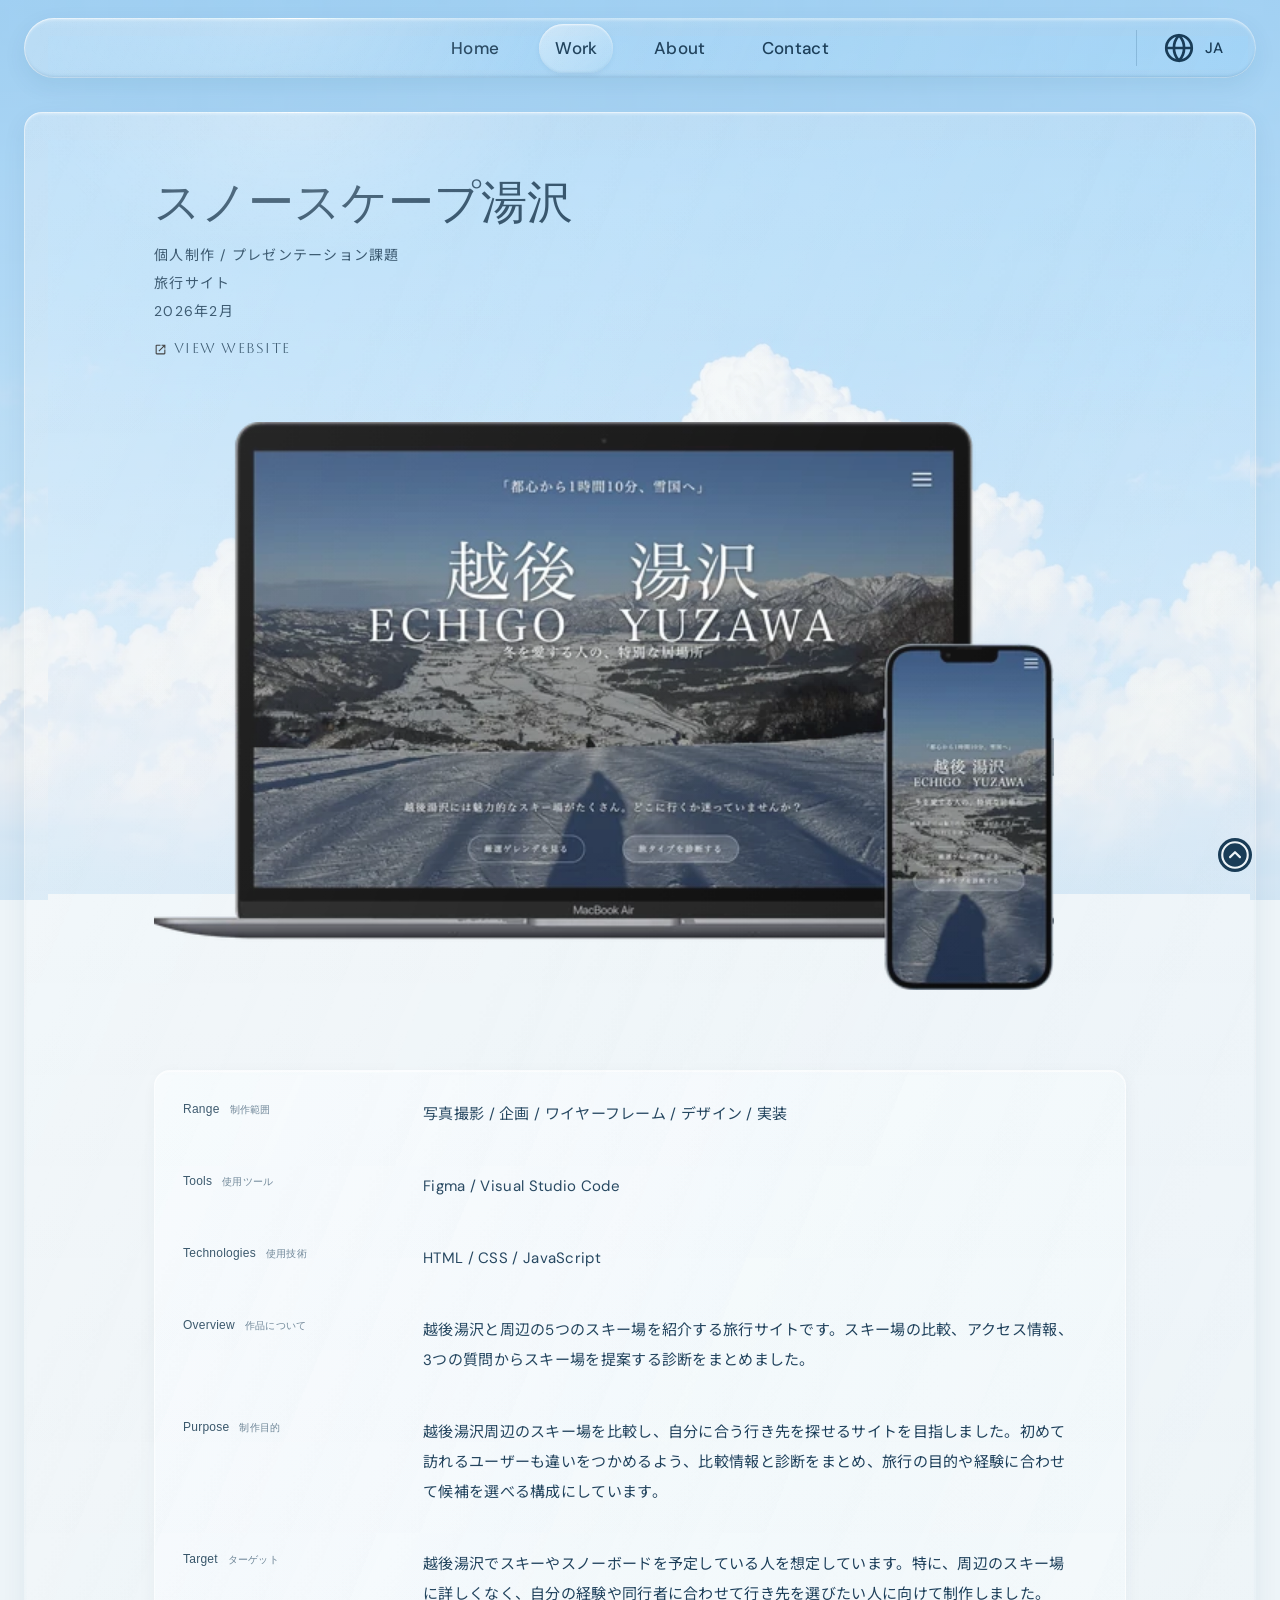
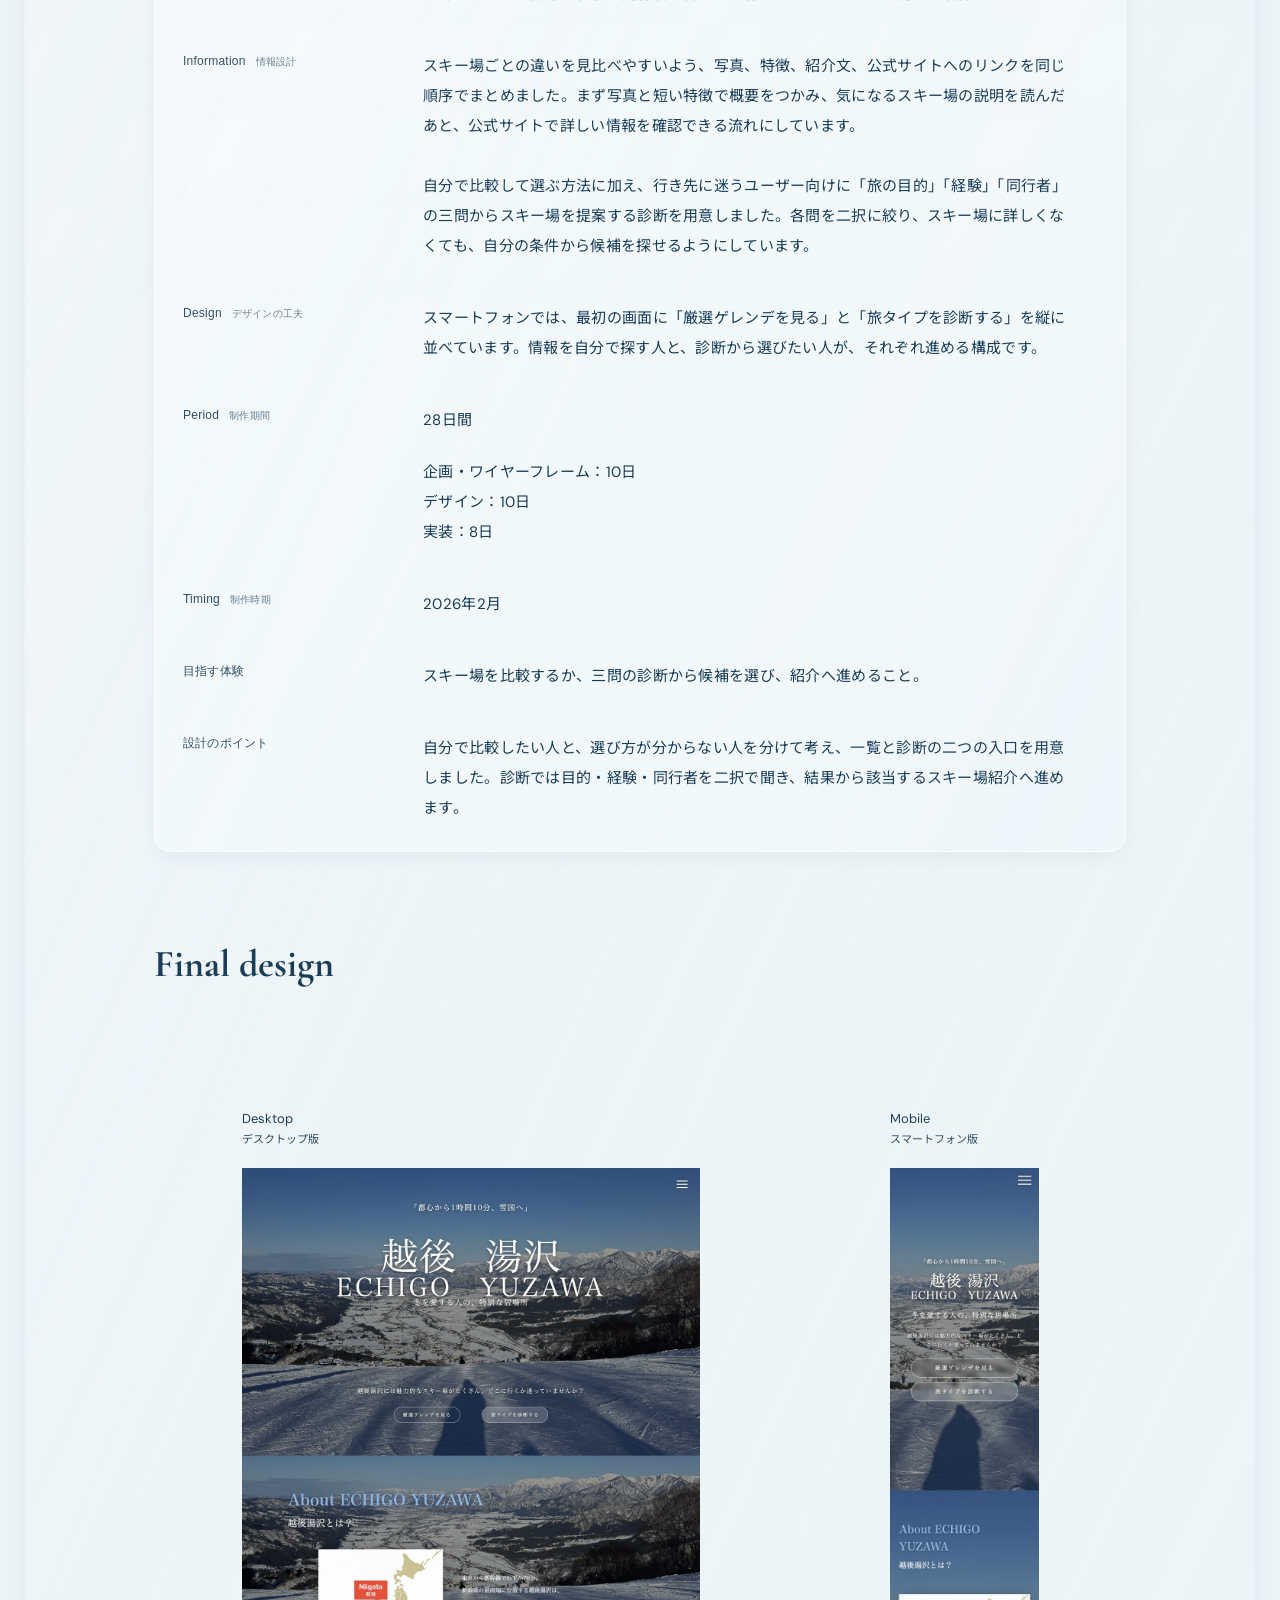
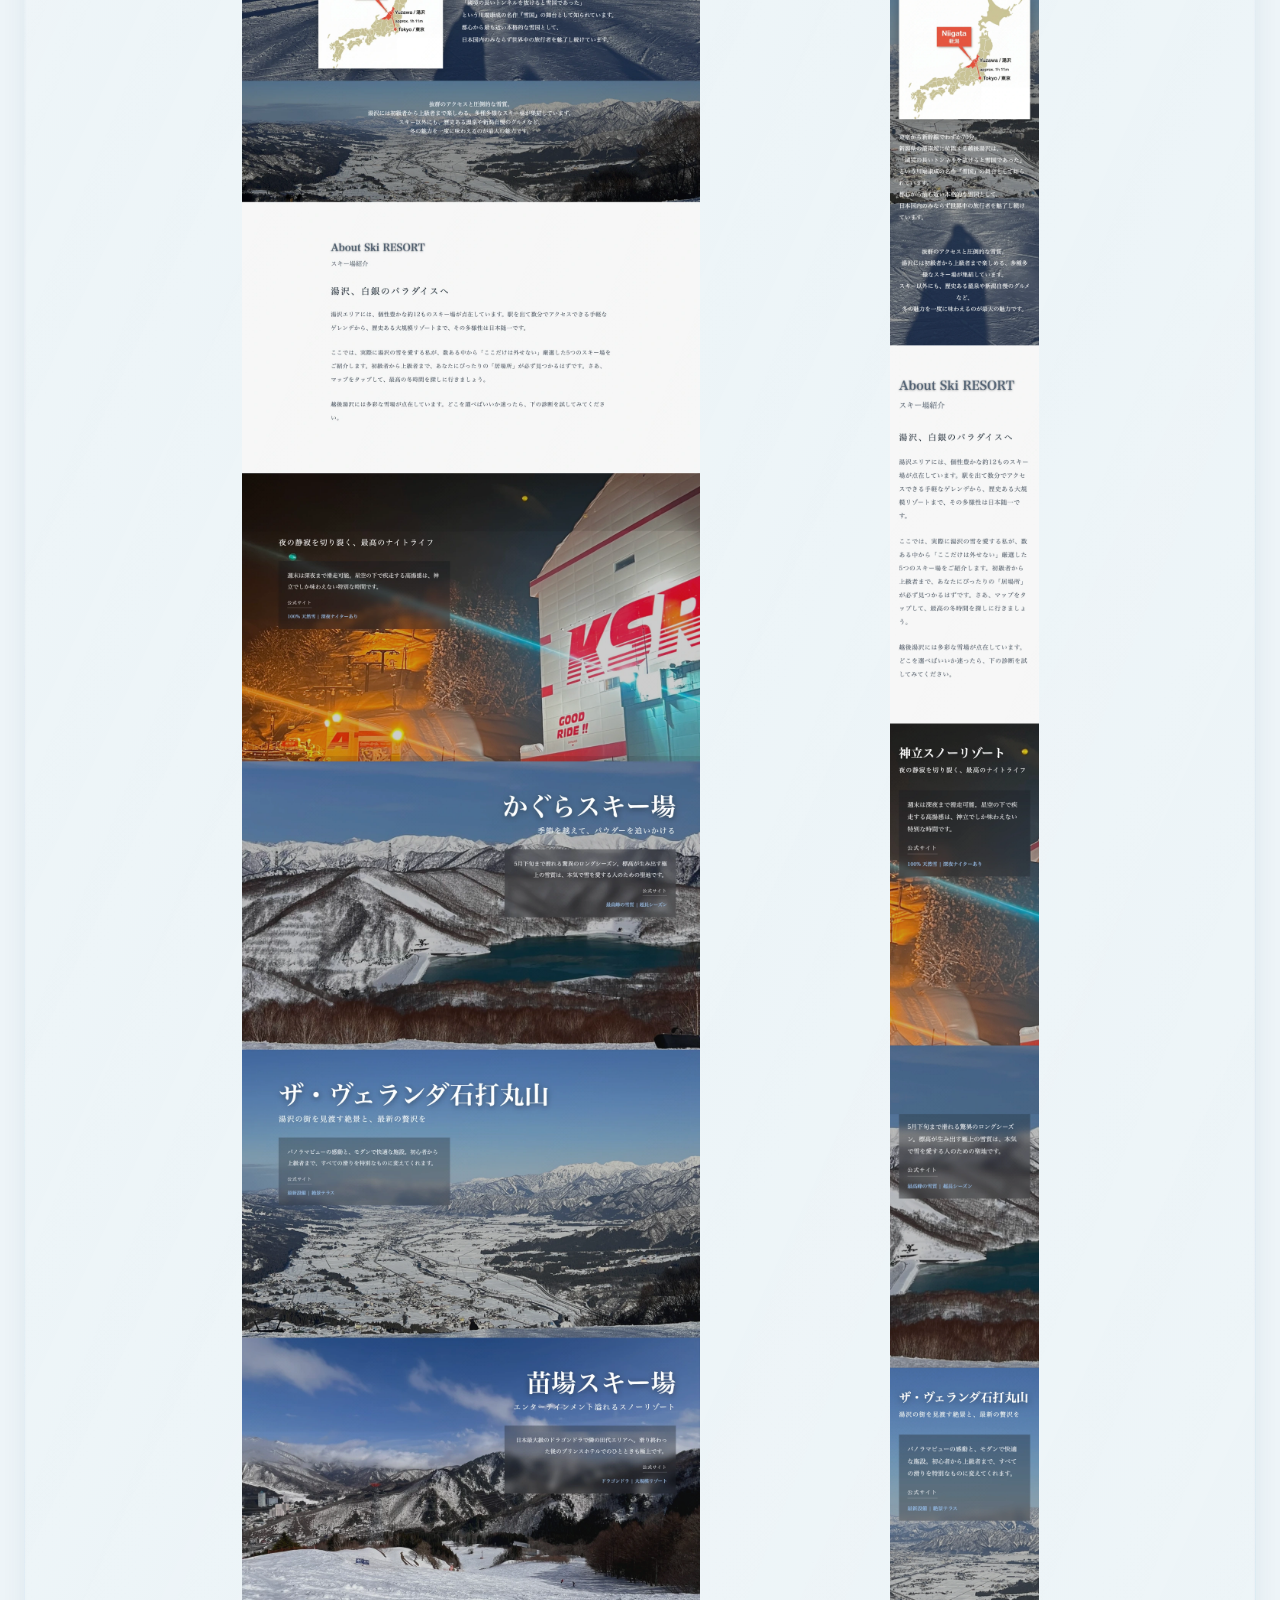
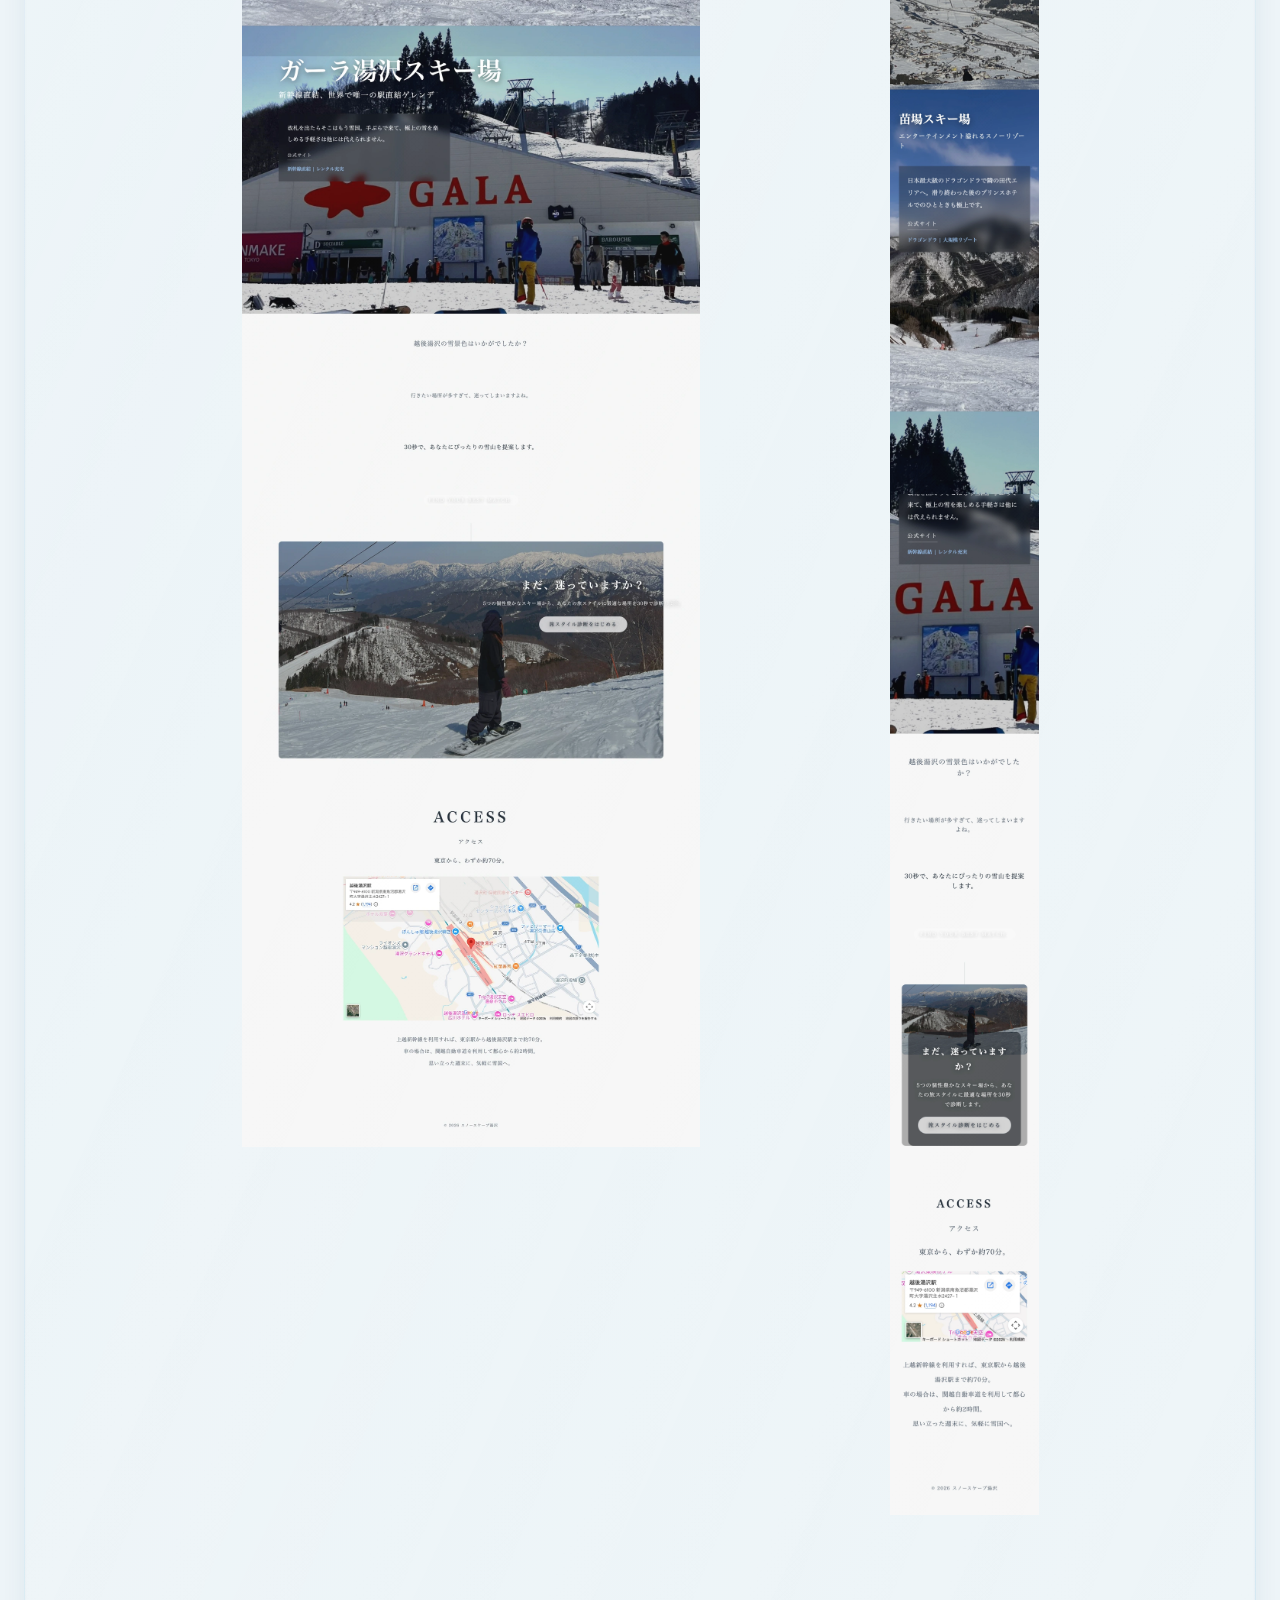
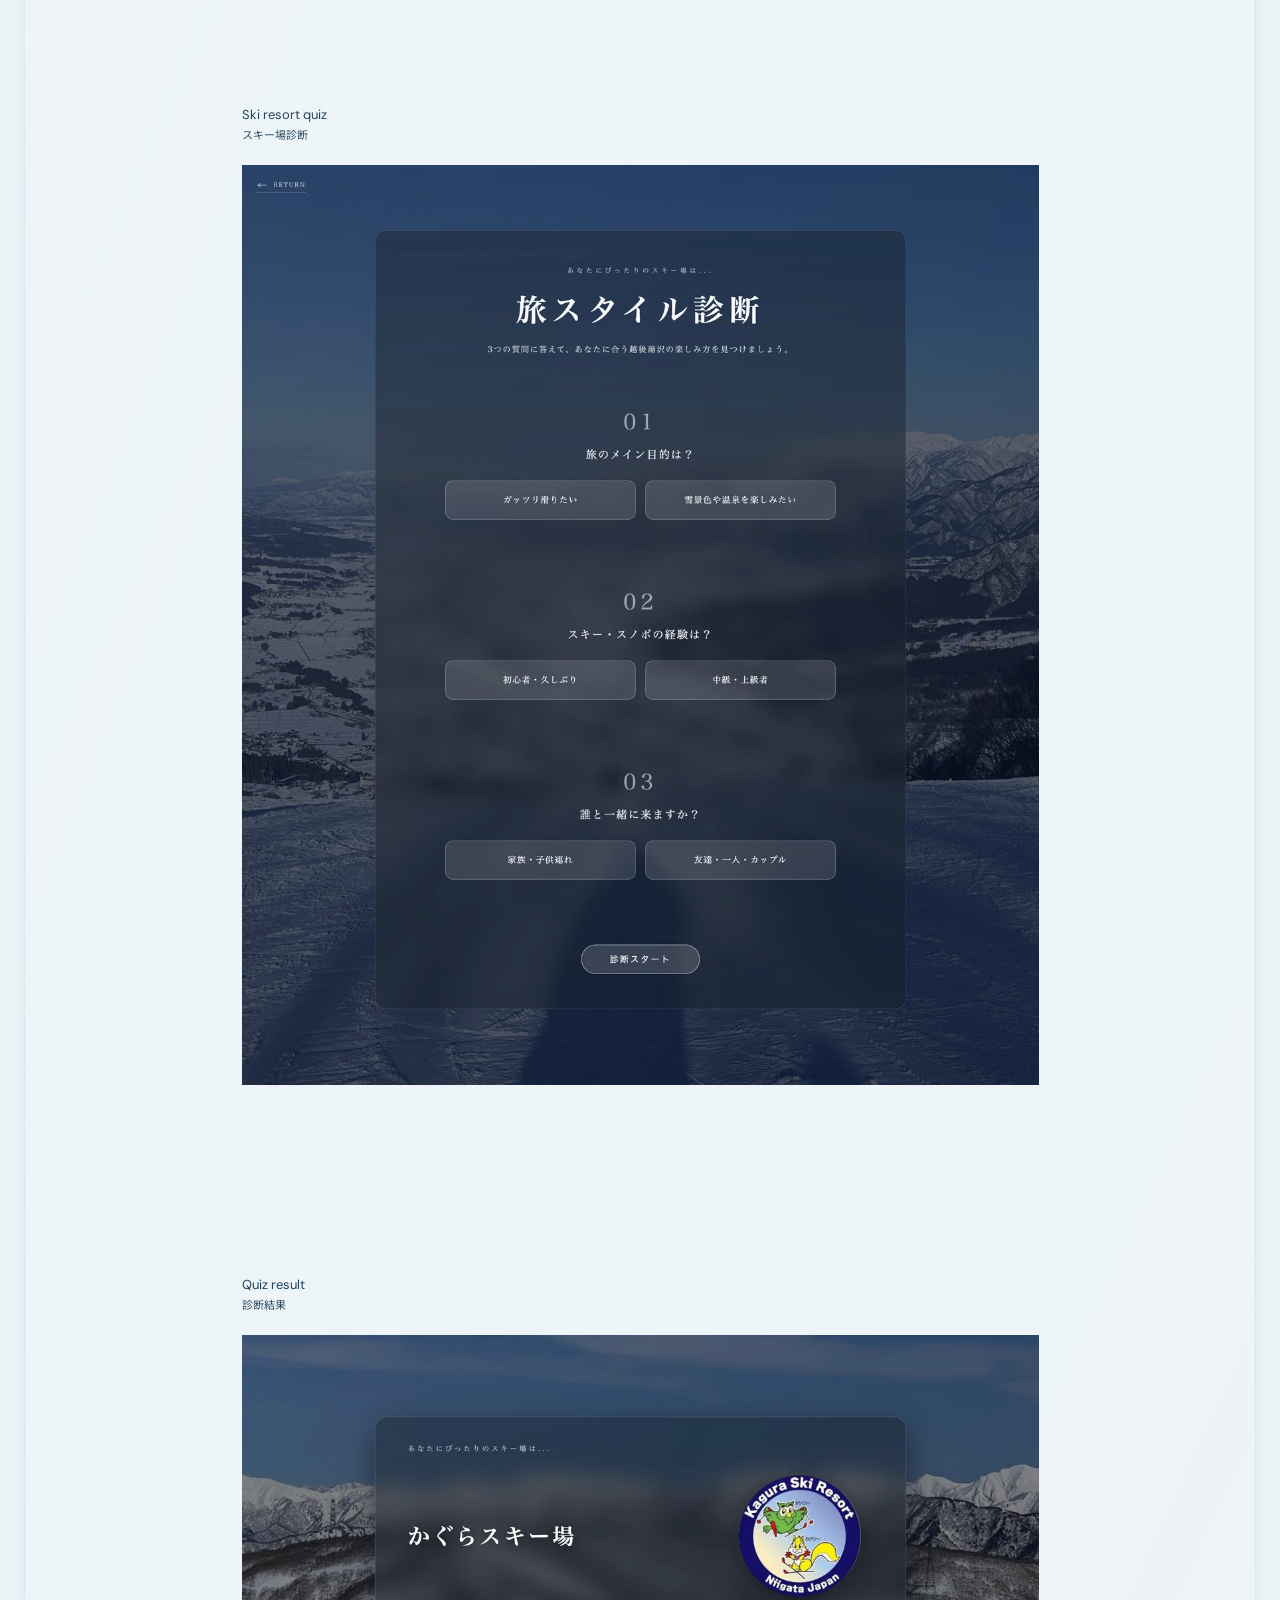
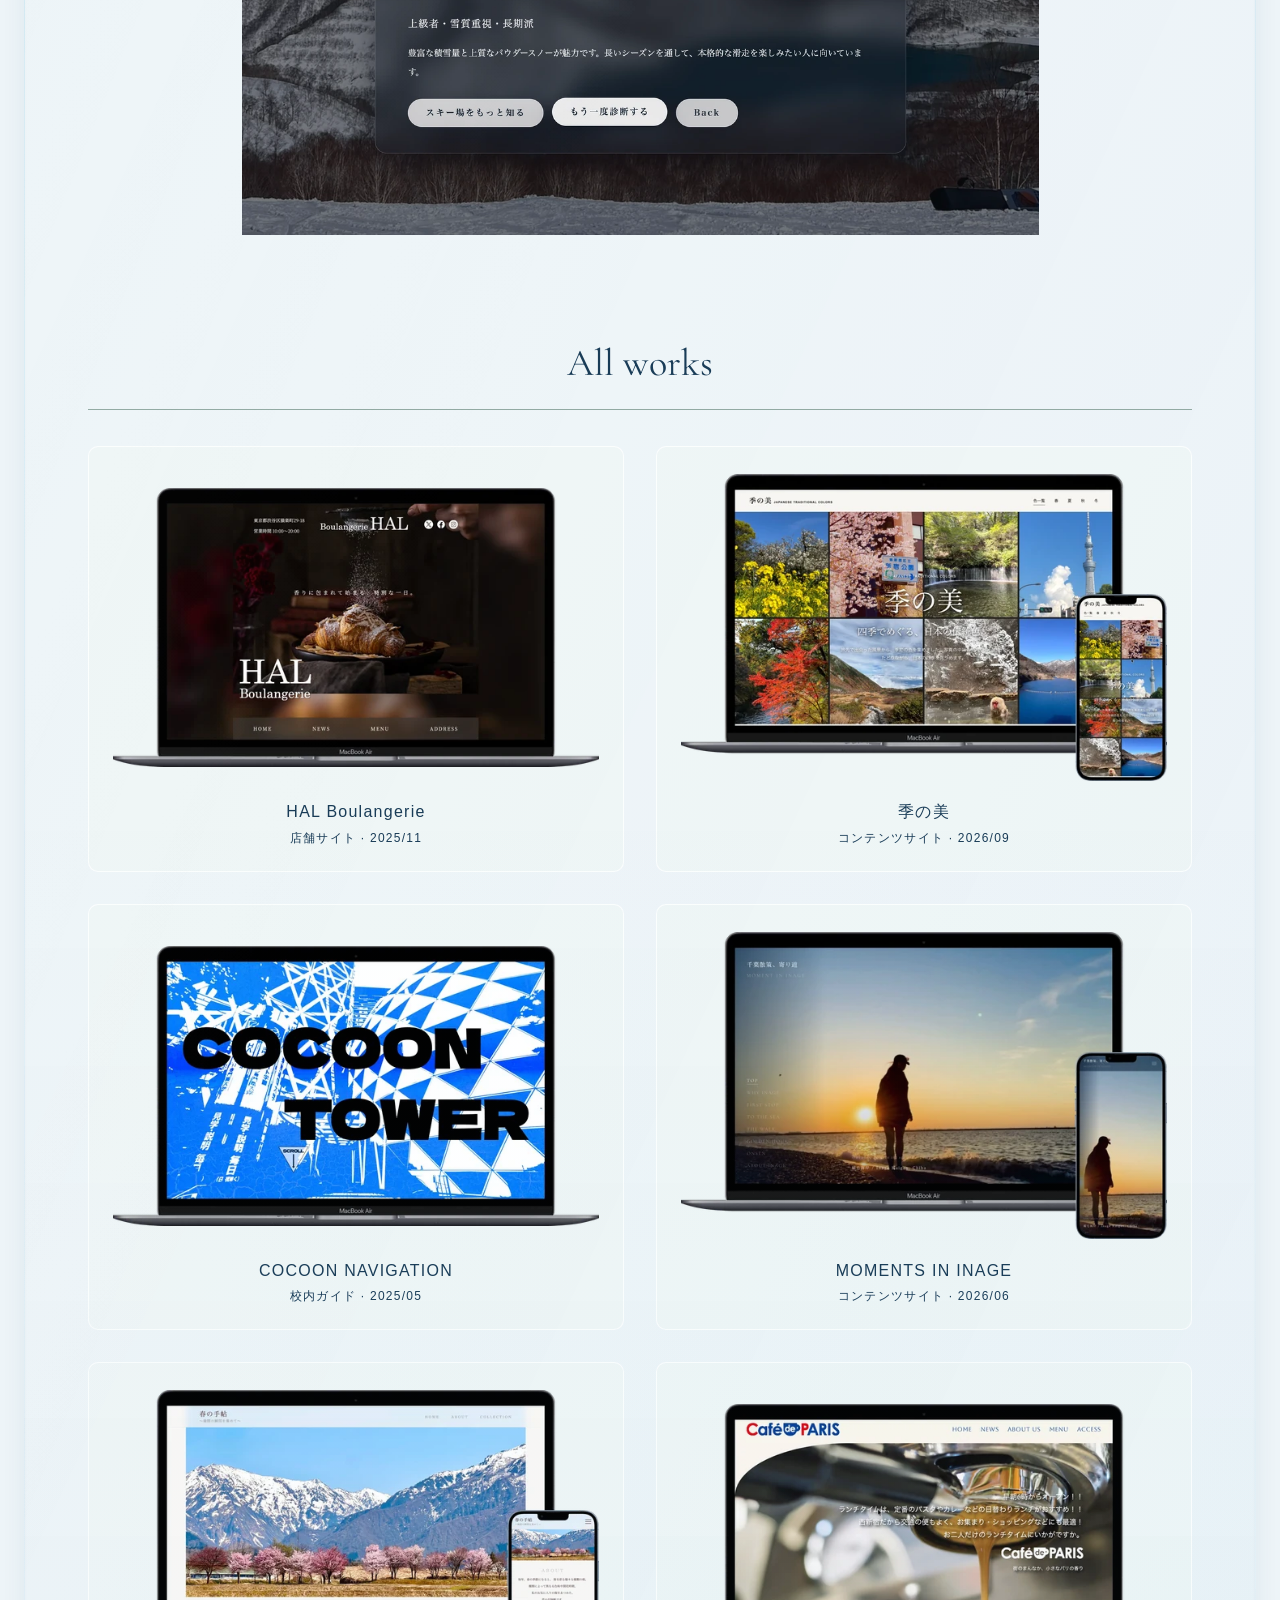
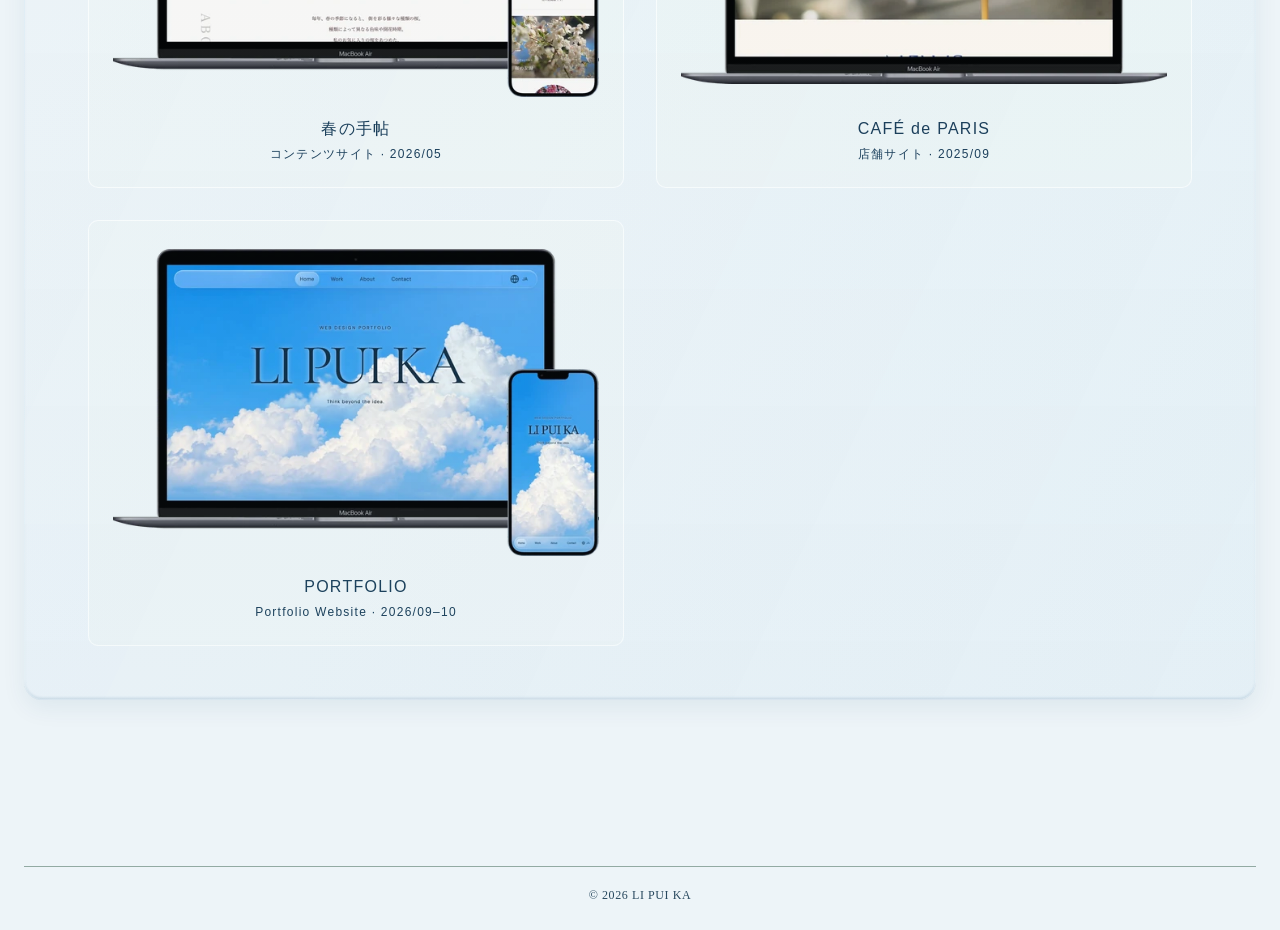
<file: work04.html>
<!doctype html>
<html lang="ja">
  <head>
    <meta charset="UTF-8"><meta name="viewport" content="width=device-width, initial-scale=1.0"><meta name="description" content="越後湯沢と周辺の5つのスキー場を紹介する旅行サイトです。スキー場の比較、アクセス情報、3つの質問からスキー場を提案する診断をまとめました。"><title>スノースケープ湯沢 | LI PUI KA</title>
    <link rel="icon" href="data:image/svg+xml,%3Csvg xmlns='http://www.w3.org/2000/svg' viewBox='0 0 64 64'%3E%3Crect width='64' height='64' rx='8' fill='%231d1d1d'/%3E%3Ctext x='32' y='40' text-anchor='middle' font-family='serif' font-size='25' fill='white'%3EKA%3C/text%3E%3C/svg%3E"><link rel="preconnect" href="https://fonts.googleapis.com"><link rel="preconnect" href="https://fonts.gstatic.com" crossorigin><link href="https://fonts.googleapis.com/css2?family=Aboreto&amp;family=DM+Sans:wght@400..500&amp;family=Noto+Sans+JP:wght@400;500;600&amp;family=Cormorant+Garamond:wght@400;500;600&amp;display=swap" rel="stylesheet"><link rel="stylesheet" href="css/style.css?v=20261015-audit-fixes"><link rel="stylesheet" href="css/responsive.css?v=20261015-audit-fixes"><link rel="stylesheet" href="css/work.css?v=20261015-audit-fixes">        <script src="js/translations.js?v=20261015-audit-fixes" defer></script><script src="js/language.js?v=20261015-backtop" defer></script><script src="js/main.js?v=20261015-backtop" defer></script><script src="js/work-detail.js?v=20261015-backtop" defer></script>
  <script src="js/design-zoom.js?v=20261015-backtop" defer></script><link rel="stylesheet" href="css/review.css?v=20261015-backtop"><link rel="stylesheet" href="css/dreamcore.css?v=20261016-single-fade"></head>
  <body class="work-detail-page" data-project-id="04">
    <a class="skip-link" href="#main" data-i18n="ui.skip" data-i18n-lang="en" lang="en">Skip to main content</a><header class="site-header" data-header><nav class="site-nav" aria-label="メインナビゲーション" data-i18n-aria-label="ui.nav"><a class="nav-link" href="index.html#home" lang="en">Home</a><a class="nav-link is-active" href="index.html#work" aria-current="page" data-i18n="ui.work" data-i18n-lang="en" lang="en">Work</a><a class="nav-link" href="index.html#about" data-i18n="ui.about" data-i18n-lang="en" lang="en">About</a><a class="nav-link" href="index.html#contact" data-i18n="ui.contact" data-i18n-lang="en" lang="en">Contact</a></nav><div class="header-tools"><div class="language-picker"><button class="language-indicator" type="button" aria-label="表示言語を選ぶ" aria-expanded="false" aria-controls="language-options" data-language-toggle><svg viewBox="0 0 24 24" aria-hidden="true"><circle cx="12" cy="12" r="8.5"/><path d="M3.8 12h16.4M12 3.5c2.2 2.3 3.4 5.2 3.4 8.5S14.2 18.2 12 20.5C9.8 18.2 8.6 15.3 8.6 12S9.8 5.8 12 3.5Z"/></svg><span class="language-code" aria-hidden="true">JA</span></button><div class="language-options" id="language-options" role="group" aria-label="表示言語を選ぶ" hidden><button type="button" data-language-option="ja" lang="ja" aria-pressed="true">日本語</button><button type="button" data-language-option="en" lang="en" aria-pressed="false">English</button><button type="button" data-language-option="zh-Hant" lang="zh-Hant" aria-pressed="false">繁體中文</button></div></div></div></header>
    <main id="main" class="work-detail-main"><article><header class="detail-hero detail-shell"><div class="detail-heading"><h1>スノースケープ湯沢</h1><p data-i18n="project.04.type">個人制作 / プレゼンテーション課題</p><p data-i18n="project.04.category">旅行サイト</p><p data-i18n="project.04.date">2026年2月</p><a class="project-live-link" href="/Snowscape_Yuzawa/" target="_blank" rel="noopener noreferrer" aria-label="Visit the スノースケープ湯沢 website (opens in a new tab)"><img src="image/open_in_new_24dp_1F1F1F_FILL0_wght400_GRAD0_opsz24.svg" alt=""><span data-i18n="ui.website" data-i18n-lang="en" lang="en">View website</span></a></div><img class="detail-hero-image" src="image/optimized/mockup04-1600.webp?v=20261014-no-cursor1" alt="スノースケープ湯沢 interactive travel guide displayed on a laptop and phone" srcset="image/optimized/mockup04-600.webp?v=20261014-no-cursor1 600w, image/optimized/mockup04-960.webp?v=20261014-no-cursor1 960w, image/optimized/mockup04-1600.webp?v=20261014-no-cursor1 1600w" sizes="(max-width: 620px) calc(100vw - 20px), (max-width: 820px) calc(100vw - 56px), (max-width: 1100px) calc(100vw - 84px), 900px" width="1600" height="1012" decoding="async" data-project-image></header>
      <section class="project-information detail-shell" aria-labelledby="project-information-title">
        <h2 class="visually-hidden" id="project-information-title" data-i18n="ui.projectInfo" data-i18n-lang="en" lang="en">Project information</h2>
        <dl class="project-facts">
          <div class="project-fact">
            <dt><span data-i18n="ui.production" data-i18n-lang="en" lang="en">Range</span><small class="project-field-translation" data-i18n="ui.fieldTranslation.production">制作範囲</small></dt>
<dd data-i18n="project.04.production">写真撮影 / 企画 / ワイヤーフレーム / デザイン / 実装</dd>
          </div>
          <div class="project-fact">
            <dt><span data-i18n="ui.tools" data-i18n-lang="en" lang="en">Tools</span><small class="project-field-translation" data-i18n="ui.fieldTranslation.tools">使用ツール</small></dt>
<dd>Figma / Visual Studio Code</dd>
          </div>
          <div class="project-fact">
            <dt><span data-i18n="ui.technologies" data-i18n-lang="en" lang="en">Technologies</span><small class="project-field-translation" data-i18n="ui.fieldTranslation.technologies">使用技術</small></dt>
<dd>HTML / CSS / JavaScript</dd>
          </div>
          <div class="project-fact">
            <dt><span data-i18n="ui.overview" data-i18n-lang="en" lang="en">Overview</span><small class="project-field-translation" data-i18n="ui.fieldTranslation.overview">作品について</small></dt>
<dd data-i18n="project.04.overview">越後湯沢と周辺の5つのスキー場を紹介する旅行サイトです。スキー場の比較、アクセス情報、3つの質問からスキー場を提案する診断をまとめました。</dd>
          </div>
          <div class="project-fact">
            <dt><span data-i18n="ui.purpose" data-i18n-lang="en" lang="en">Purpose</span><small class="project-field-translation" data-i18n="ui.fieldTranslation.purpose">制作目的</small></dt>
<dd data-i18n="project.04.purpose">越後湯沢周辺のスキー場を比較し、自分に合う行き先を探せるサイトを目指しました。初めて訪れるユーザーも違いをつかめるよう、比較情報と診断をまとめ、旅行の目的や経験に合わせて候補を選べる構成にしています。</dd>
          </div>
          <div class="project-fact">
            <dt><span data-i18n="ui.target" data-i18n-lang="en" lang="en">Target</span><small class="project-field-translation" data-i18n="ui.fieldTranslation.target">ターゲット</small></dt>
<dd data-i18n="project.04.target">越後湯沢でスキーやスノーボードを予定している人を想定しています。特に、周辺のスキー場に詳しくなく、自分の経験や同行者に合わせて行き先を選びたい人に向けて制作しました。</dd>
          </div>
          <div class="project-fact">
            <dt><span data-i18n="ui.information" data-i18n-lang="en" lang="en">Information</span><small class="project-field-translation" data-i18n="ui.fieldTranslation.information">情報設計</small></dt>
<dd data-i18n="project.04.information">スキー場ごとの違いを見比べやすいよう、写真、特徴、紹介文、公式サイトへのリンクを同じ順序でまとめました。まず写真と短い特徴で概要をつかみ、気になるスキー場の説明を読んだあと、公式サイトで詳しい情報を確認できる流れにしています。<br><br>自分で比較して選ぶ方法に加え、行き先に迷うユーザー向けに「旅の目的」「経験」「同行者」の三問からスキー場を提案する診断を用意しました。各問を二択に絞り、スキー場に詳しくなくても、自分の条件から候補を探せるようにしています。</dd>
          </div>
          <div class="project-fact">
            <dt><span data-i18n="ui.design" data-i18n-lang="en" lang="en">Design</span><small class="project-field-translation" data-i18n="ui.fieldTranslation.design">デザインの工夫</small></dt>
<dd data-i18n="project.04.design">スマートフォンでは、最初の画面に「厳選ゲレンデを見る」と「旅タイプを診断する」を縦に並べています。情報を自分で探す人と、診断から選びたい人が、それぞれ進める構成です。</dd>
          </div>
          <div class="project-fact">
            <dt><span data-i18n="ui.period" data-i18n-lang="en" lang="en">Period</span><small class="project-field-translation" data-i18n="ui.fieldTranslation.period">制作期間</small></dt>
<dd data-i18n="project.04.period"><p>28日間</p><p>企画・ワイヤーフレーム：10日<br>デザイン：10日<br>実装：8日</p></dd>
          </div>
          <div class="project-fact">
            <dt><span data-i18n="ui.timing" data-i18n-lang="en" lang="en">Timing</span><small class="project-field-translation" data-i18n="ui.fieldTranslation.timing">制作時期</small></dt>
<dd data-i18n="project.04.date">2026年2月</dd>
          </div>
        <div class="project-fact"><dt data-i18n="ui.successGoal">目指す体験</dt><dd data-i18n="project.04.goal">スキー場を比較するか、三問の診断から候補を選び、紹介へ進めること。</dd></div><div class="project-fact"><dt data-i18n="ui.designDecision">設計のポイント</dt><dd data-i18n="project.04.decision">自分で比較したい人と、選び方が分からない人を分けて考え、一覧と診断の二つの入口を用意しました。診断では目的・経験・同行者を二択で聞き、結果から該当するスキー場紹介へ進めます。</dd></div></dl>
      </section>
      <section class="final-design detail-shell" aria-labelledby="final-design-title">
        <h2 id="final-design-title" data-i18n="ui.finalDesign" data-i18n-lang="en" lang="en">Final design</h2>
        <div class="final-design-images final-design-images--work04">
          <figure>
            <figcaption class="design-comp-caption"><span lang="en">Desktop</span><small data-i18n="ui.designCaption.desktop">デスクトップ版</small></figcaption>
            <button class="design-zoom" type="button" data-design-zoom aria-label="画像を拡大する" data-i18n-aria-label="ui.zoom"><img src="image/optimized/work04_designcomp-part01.webp" alt="Full desktop design for the スノースケープ湯沢 interactive travel guide — part 1 of 4" width="1200" height="2400" loading="lazy" decoding="async" data-design-image></button>
            <button class="design-zoom" type="button" data-design-zoom aria-label="画像を拡大する" data-i18n-aria-label="ui.zoom"><img src="image/optimized/work04_designcomp-part02.webp" alt="Full desktop design for the スノースケープ湯沢 interactive travel guide — part 2 of 4" width="1200" height="2400" loading="lazy" decoding="async" data-design-image></button>
            <button class="design-zoom" type="button" data-design-zoom aria-label="画像を拡大する" data-i18n-aria-label="ui.zoom"><img src="image/optimized/work04_designcomp-part03.webp" alt="Full desktop design for the スノースケープ湯沢 interactive travel guide — part 3 of 4" width="1200" height="2400" loading="lazy" decoding="async" data-design-image></button>
            <button class="design-zoom" type="button" data-design-zoom aria-label="画像を拡大する" data-i18n-aria-label="ui.zoom"><img src="image/optimized/work04_designcomp-part04.webp" alt="Full desktop design for the スノースケープ湯沢 interactive travel guide — part 4 of 4" width="1200" height="1115" loading="lazy" decoding="async" data-design-image></button>

          </figure>
          <figure class="final-design-mobile">
            <figcaption class="design-comp-caption"><span lang="en">Mobile</span><small data-i18n="ui.designCaption.mobile">スマートフォン版</small></figcaption>
            <button class="design-zoom" type="button" data-design-zoom aria-label="画像を拡大する" data-i18n-aria-label="ui.zoom"><img src="image/optimized/work04_designcomp_mobile-part01.webp" alt="Full mobile design for the スノースケープ湯沢 interactive travel guide — part 1 of 8" width="772" height="2400" loading="lazy" decoding="async" data-design-image></button>
            <button class="design-zoom" type="button" data-design-zoom aria-label="画像を拡大する" data-i18n-aria-label="ui.zoom"><img src="image/optimized/work04_designcomp_mobile-part02.webp" alt="Full mobile design for the スノースケープ湯沢 interactive travel guide — part 2 of 8" width="772" height="2400" loading="lazy" decoding="async" data-design-image></button>
            <button class="design-zoom" type="button" data-design-zoom aria-label="画像を拡大する" data-i18n-aria-label="ui.zoom"><img src="image/optimized/work04_designcomp_mobile-part03.webp" alt="Full mobile design for the スノースケープ湯沢 interactive travel guide — part 3 of 8" width="772" height="2400" loading="lazy" decoding="async" data-design-image></button>
            <button class="design-zoom" type="button" data-design-zoom aria-label="画像を拡大する" data-i18n-aria-label="ui.zoom"><img src="image/optimized/work04_designcomp_mobile-part04.webp" alt="Full mobile design for the スノースケープ湯沢 interactive travel guide — part 4 of 8" width="772" height="2400" loading="lazy" decoding="async" data-design-image></button>
            <button class="design-zoom" type="button" data-design-zoom aria-label="画像を拡大する" data-i18n-aria-label="ui.zoom"><img src="image/optimized/work04_designcomp_mobile-part05.webp" alt="Full mobile design for the スノースケープ湯沢 interactive travel guide — part 5 of 8" width="772" height="2400" loading="lazy" decoding="async" data-design-image></button>
            <button class="design-zoom" type="button" data-design-zoom aria-label="画像を拡大する" data-i18n-aria-label="ui.zoom"><img src="image/optimized/work04_designcomp_mobile-part06.webp" alt="Full mobile design for the スノースケープ湯沢 interactive travel guide — part 6 of 8" width="772" height="2400" loading="lazy" decoding="async" data-design-image></button>
            <button class="design-zoom" type="button" data-design-zoom aria-label="画像を拡大する" data-i18n-aria-label="ui.zoom"><img src="image/optimized/work04_designcomp_mobile-part07.webp" alt="Full mobile design for the スノースケープ湯沢 interactive travel guide — part 7 of 8" width="772" height="2400" loading="lazy" decoding="async" data-design-image></button>
            <button class="design-zoom" type="button" data-design-zoom aria-label="画像を拡大する" data-i18n-aria-label="ui.zoom"><img src="image/optimized/work04_designcomp_mobile-part08.webp" alt="Full mobile design for the スノースケープ湯沢 interactive travel guide — part 8 of 8" width="772" height="1600" loading="lazy" decoding="async" data-design-image></button>

          </figure>
          <figure class="final-design-wide">
            <figcaption class="design-comp-caption"><span lang="en">Ski resort quiz</span><small data-i18n="ui.designCaption.quiz">スキー場診断</small></figcaption>
            <button class="design-zoom" type="button" data-design-zoom aria-label="画像を拡大する" data-i18n-aria-label="ui.zoom"><img src="image/optimized/work04_designcomp_quiz-part01.webp" alt="スノースケープ湯沢 travel style quiz design with three recommendation questions" width="1200" height="1385" loading="lazy" decoding="async" data-design-image></button>

          </figure>
          <figure class="final-design-wide">
            <figcaption class="design-comp-caption"><span lang="en">Quiz result</span><small data-i18n="ui.designCaption.result">診断結果</small></figcaption>
            <button class="design-zoom" type="button" data-design-zoom aria-label="画像を拡大する" data-i18n-aria-label="ui.zoom"><img src="image/optimized/work04_designcomp_quiz_result-part01.webp" alt="スノースケープ湯沢 quiz result design showing a recommended ski resort" width="1200" height="753" loading="lazy" decoding="async" data-design-image></button>

          </figure>
        </div>
      </section><section class="all-works" aria-labelledby="all-works-title"><div class="all-works-heading"><h2 id="all-works-title" data-i18n="ui.allWorks" data-i18n-lang="en" lang="en">All works</h2></div><div class="all-works-grid" data-all-works></div></section></article><a class="back-to-top" href="#main" aria-label="ページの先頭へ戻る" data-i18n-aria-label="ui.backTop"><svg viewBox="0 0 24 24" aria-hidden="true"><circle cx="12" cy="12" r="9"/><path d="m8.5 13.5 3.5-3.5 3.5 3.5"/></svg></a></main><footer class="site-footer"><p>© 2026 LI PUI KA</p></footer>
    <script src="js/glass-highlight.js?v=20261016-fuller-nav-pill" defer></script>
  <script src="js/work-reveal.js?v=20261016-single-fade" defer></script>
</body>
</html>
</file>
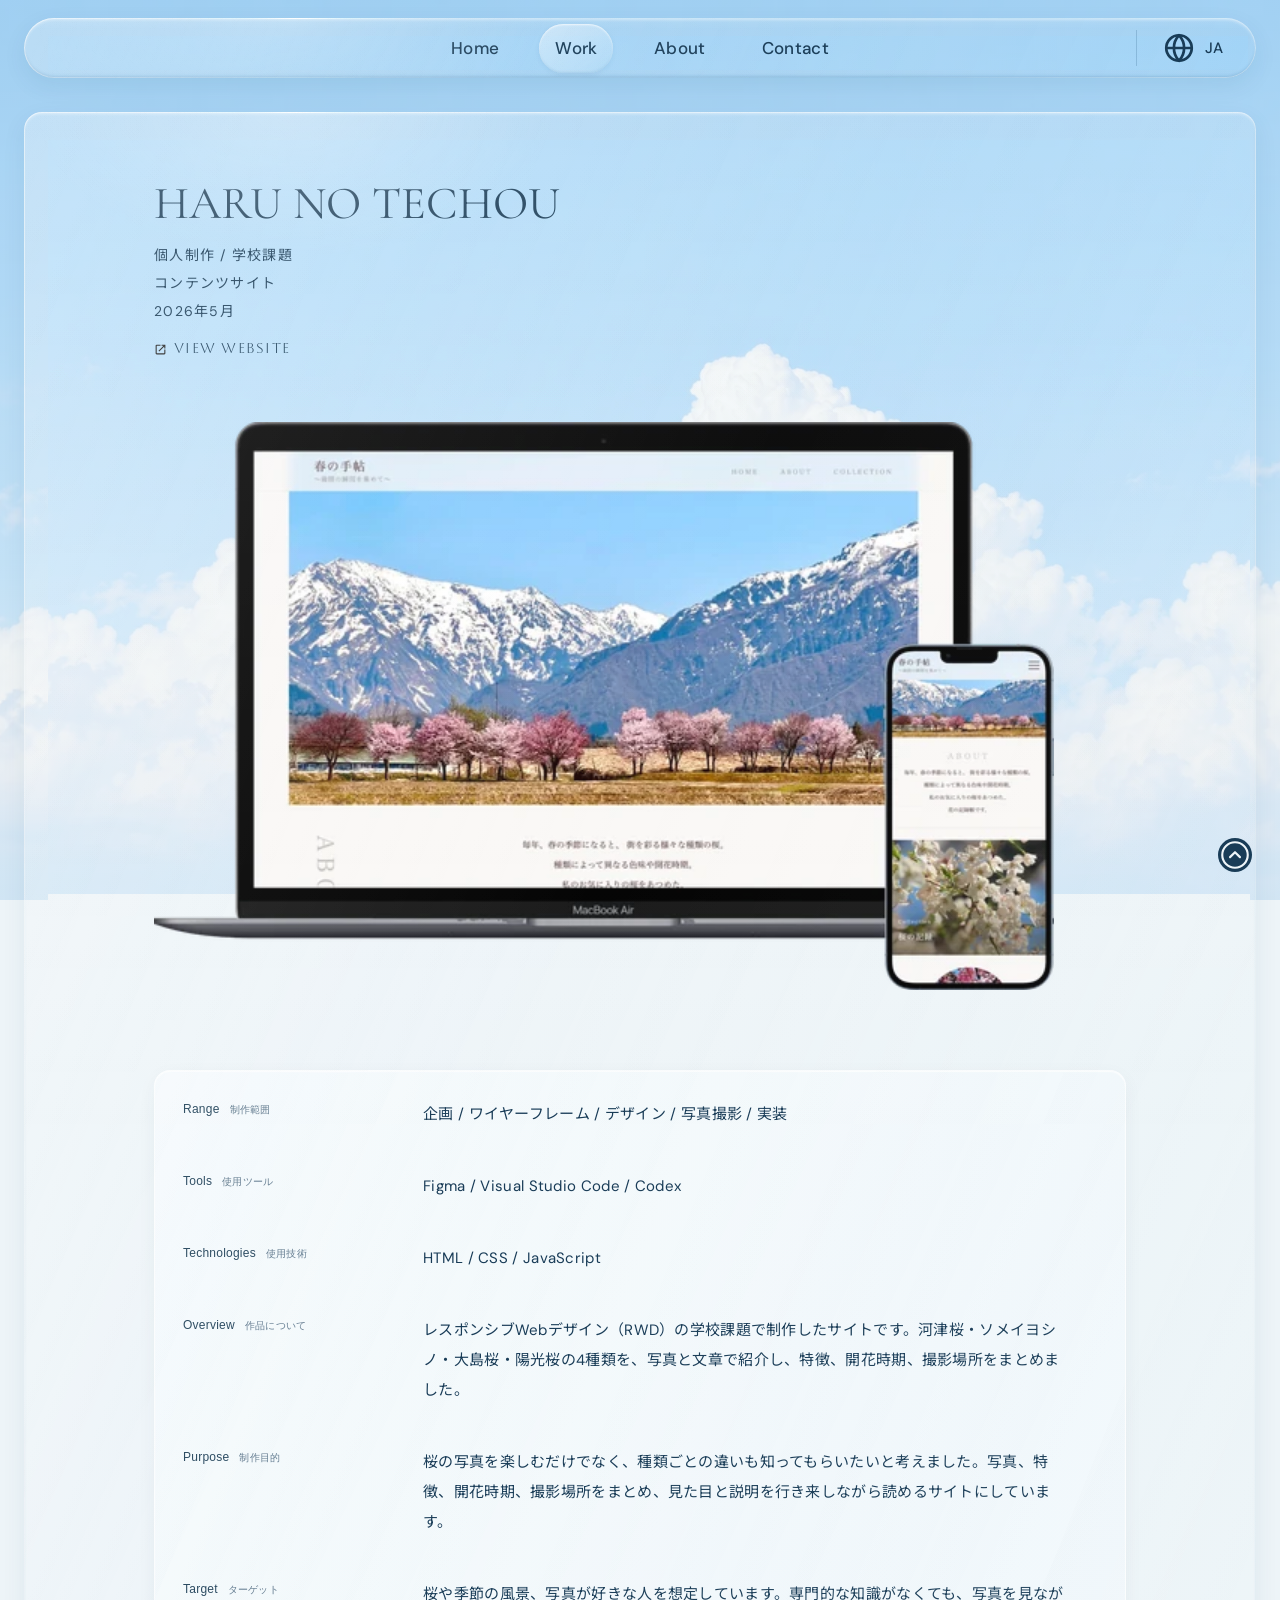
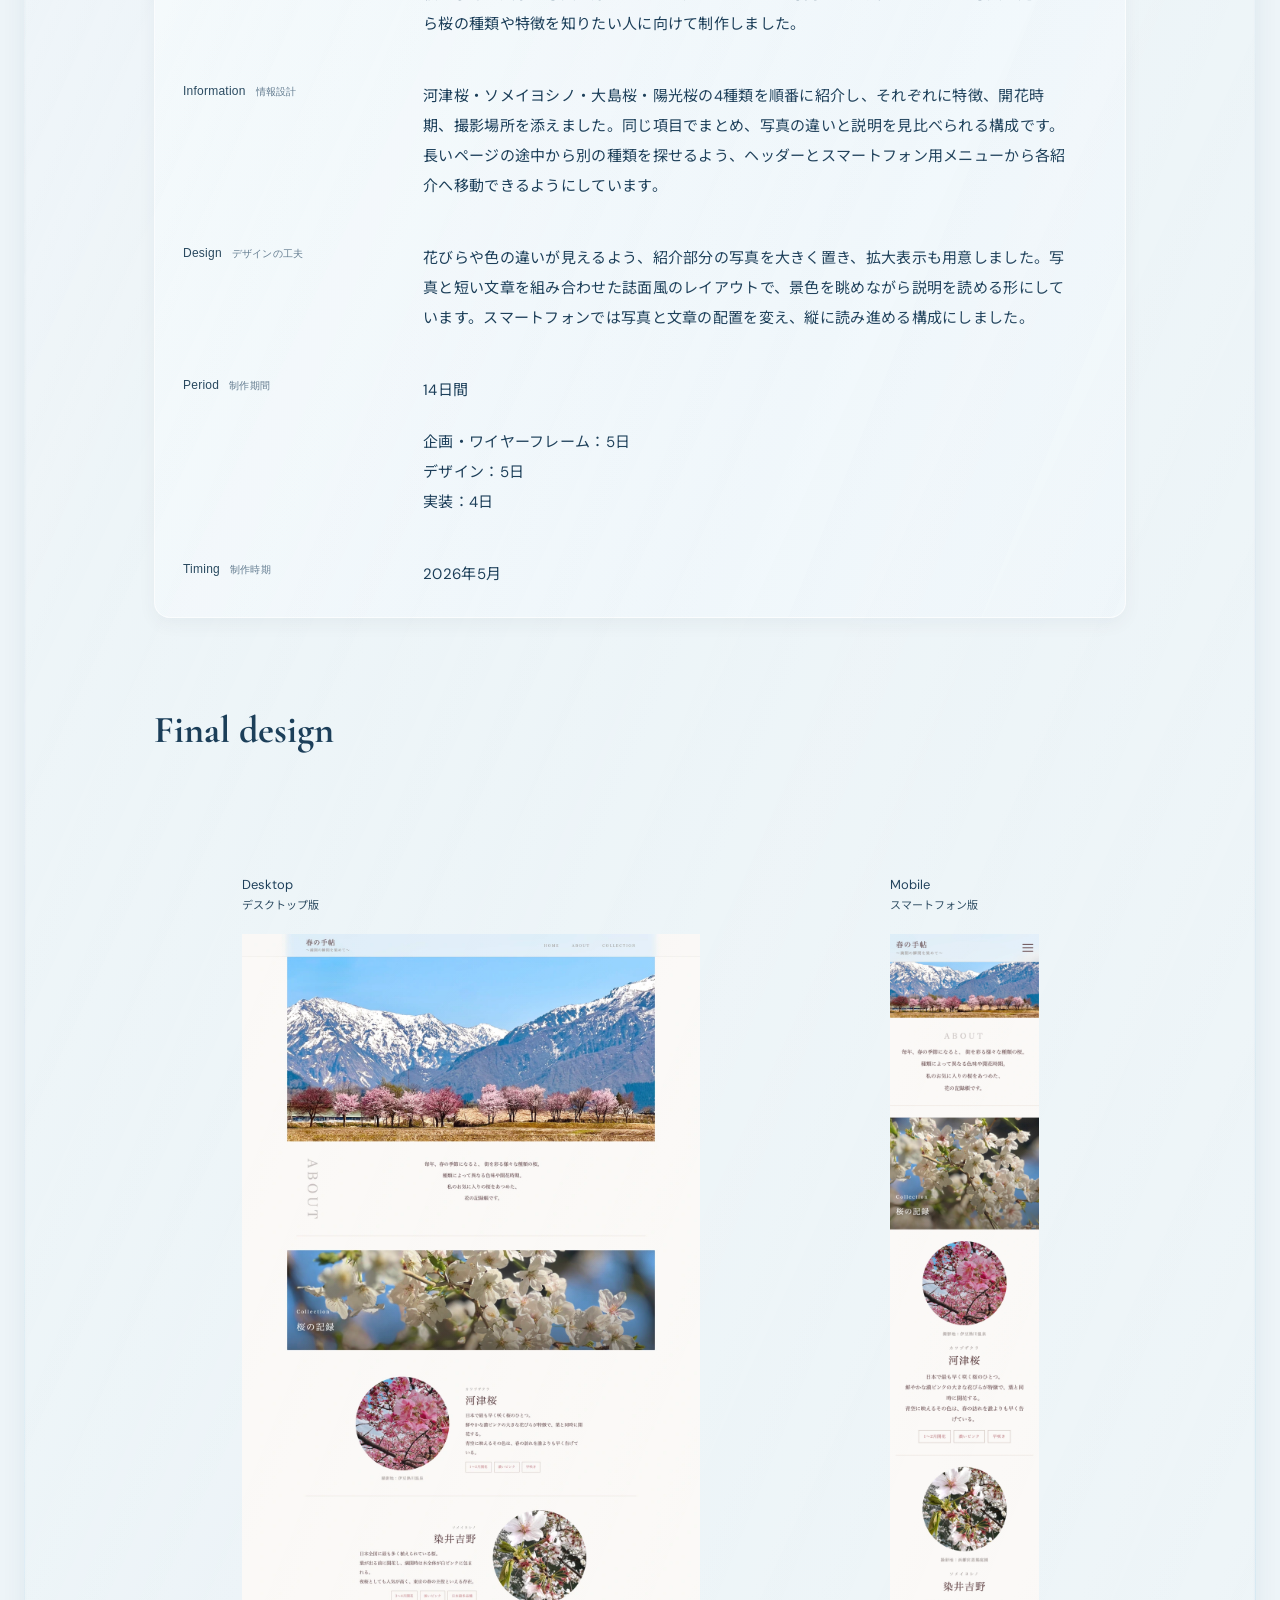
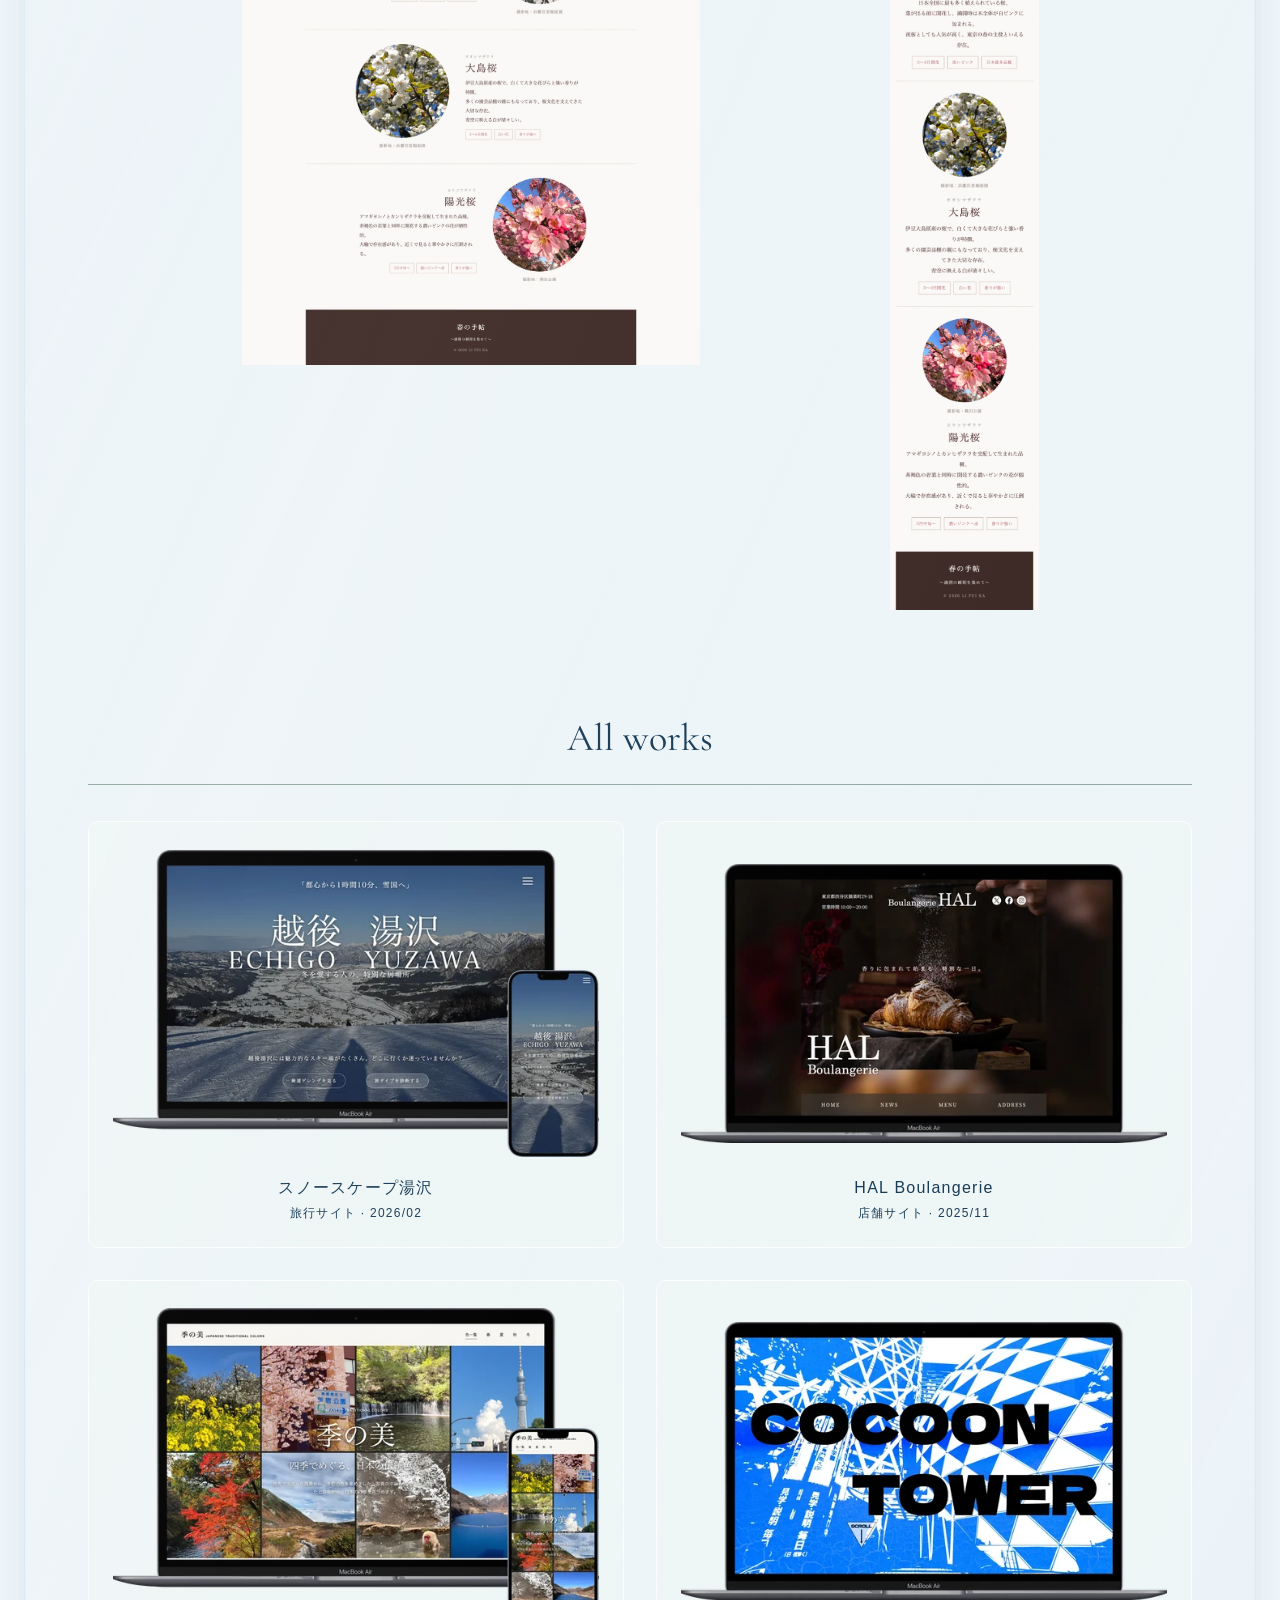
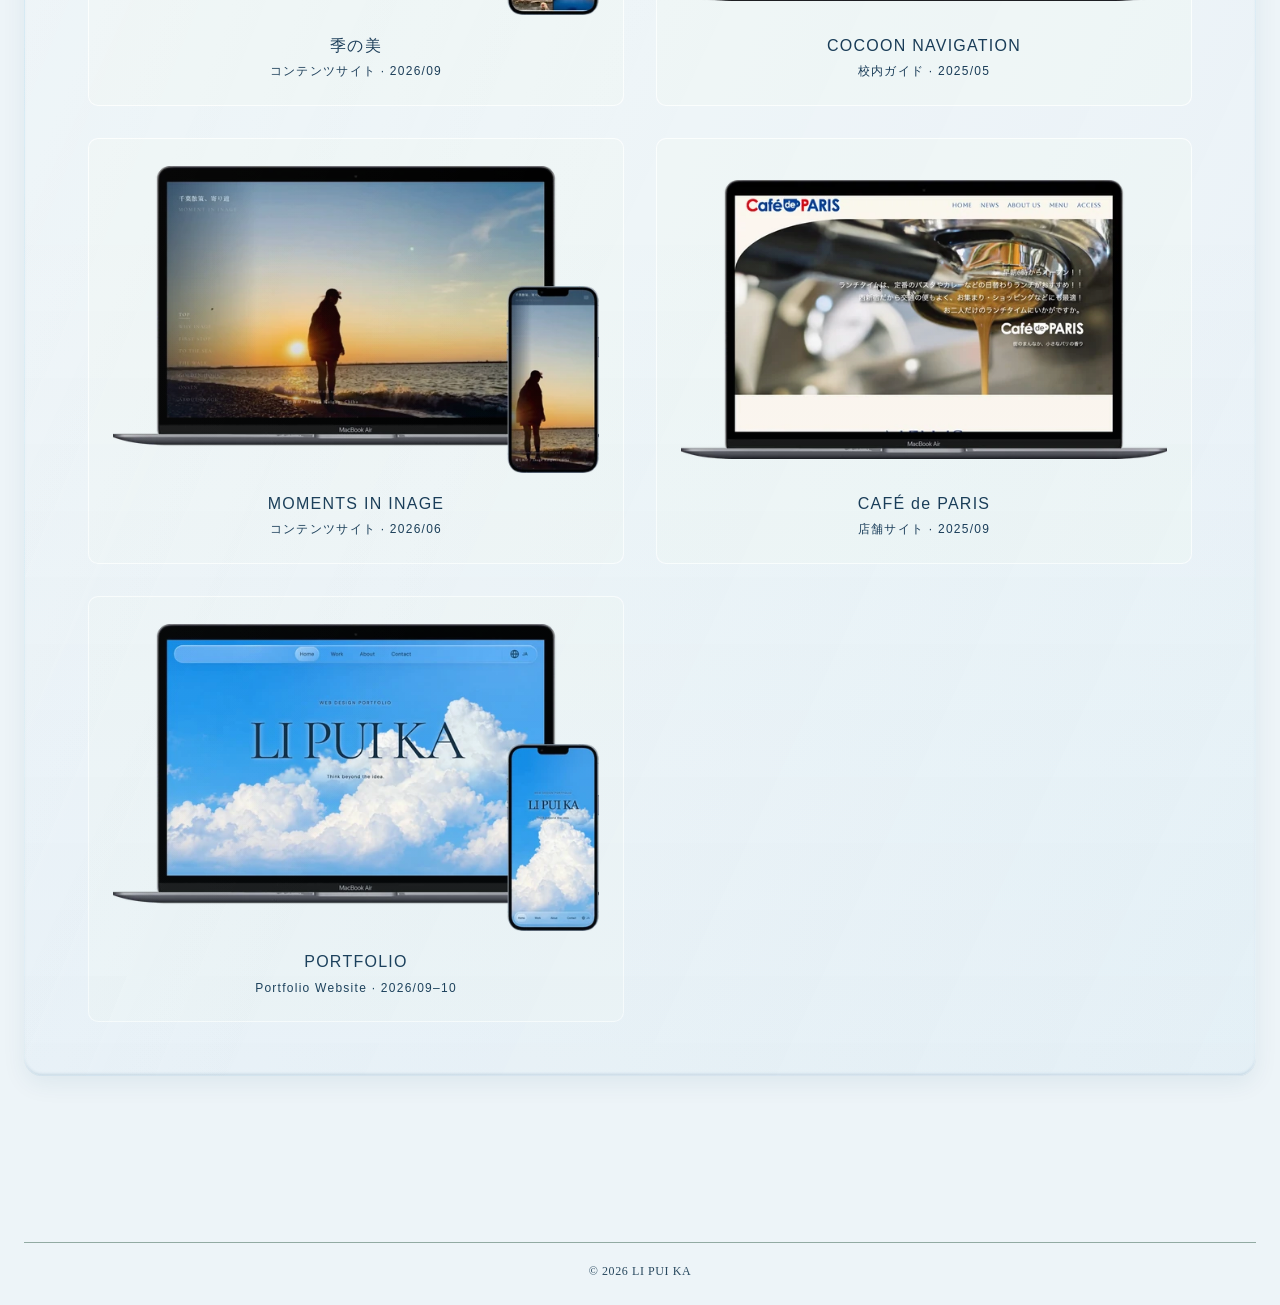
<file: work05.html>
<!doctype html>
<html lang="ja">
  <head>
    <meta charset="UTF-8"><meta name="viewport" content="width=device-width, initial-scale=1.0"><meta name="description" content="レスポンシブWebデザイン（RWD）の学校課題で制作したサイトです。河津桜・ソメイヨシノ・大島桜・陽光桜の4種類を、写真と文章で紹介し、特徴、開花時期、撮影場所をまとめました。"><title>春の手帖 | LI PUI KA</title>
    <link rel="icon" href="data:image/svg+xml,%3Csvg xmlns='http://www.w3.org/2000/svg' viewBox='0 0 64 64'%3E%3Crect width='64' height='64' rx='8' fill='%231d1d1d'/%3E%3Ctext x='32' y='40' text-anchor='middle' font-family='serif' font-size='25' fill='white'%3EKA%3C/text%3E%3C/svg%3E"><link rel="preconnect" href="https://fonts.googleapis.com"><link rel="preconnect" href="https://fonts.gstatic.com" crossorigin><link href="https://fonts.googleapis.com/css2?family=Aboreto&amp;family=DM+Sans:wght@400..500&amp;family=Noto+Sans+JP:wght@400;500;600&amp;family=Cormorant+Garamond:wght@400;500;600&amp;display=swap" rel="stylesheet"><link rel="stylesheet" href="css/style.css?v=20261015-audit-fixes"><link rel="stylesheet" href="css/responsive.css?v=20261015-audit-fixes"><link rel="stylesheet" href="css/work.css?v=20261015-audit-fixes">        <script src="js/translations.js?v=20261015-audit-fixes" defer></script><script src="js/language.js?v=20261015-backtop" defer></script><script src="js/main.js?v=20261015-backtop" defer></script><script src="js/work-detail.js?v=20261015-backtop" defer></script>
  <script src="js/design-zoom.js?v=20261015-backtop" defer></script><link rel="stylesheet" href="css/review.css?v=20261015-backtop"><link rel="stylesheet" href="css/dreamcore.css?v=20261016-single-fade"></head>
  <body class="work-detail-page" data-project-id="05">
    <a class="skip-link" href="#main" data-i18n="ui.skip" data-i18n-lang="en" lang="en">Skip to main content</a><header class="site-header" data-header><nav class="site-nav" aria-label="メインナビゲーション" data-i18n-aria-label="ui.nav"><a class="nav-link" href="index.html#home" lang="en">Home</a><a class="nav-link is-active" href="index.html#work" aria-current="page" data-i18n="ui.work" data-i18n-lang="en" lang="en">Work</a><a class="nav-link" href="index.html#about" data-i18n="ui.about" data-i18n-lang="en" lang="en">About</a><a class="nav-link" href="index.html#contact" data-i18n="ui.contact" data-i18n-lang="en" lang="en">Contact</a></nav><div class="header-tools"><div class="language-picker"><button class="language-indicator" type="button" aria-label="表示言語を選ぶ" aria-expanded="false" aria-controls="language-options" data-language-toggle><svg viewBox="0 0 24 24" aria-hidden="true"><circle cx="12" cy="12" r="8.5"/><path d="M3.8 12h16.4M12 3.5c2.2 2.3 3.4 5.2 3.4 8.5S14.2 18.2 12 20.5C9.8 18.2 8.6 15.3 8.6 12S9.8 5.8 12 3.5Z"/></svg><span class="language-code" aria-hidden="true">JA</span></button><div class="language-options" id="language-options" role="group" aria-label="表示言語を選ぶ" hidden><button type="button" data-language-option="ja" lang="ja" aria-pressed="true">日本語</button><button type="button" data-language-option="en" lang="en" aria-pressed="false">English</button><button type="button" data-language-option="zh-Hant" lang="zh-Hant" aria-pressed="false">繁體中文</button></div></div></div></header>
    <main id="main" class="work-detail-main"><article><header class="detail-hero detail-shell"><div class="detail-heading"><h1>HARU NO TECHOU</h1><p data-i18n="project.05.type">個人制作 / 学校課題</p><p data-i18n="project.05.category">コンテンツサイト</p><p data-i18n="project.05.date">2026年5月</p><a class="project-live-link" href="/Sakura_RWD/" target="_blank" rel="noopener noreferrer" aria-label="Visit the HARU NO TECHOU website (opens in a new tab)"><img src="image/open_in_new_24dp_1F1F1F_FILL0_wght400_GRAD0_opsz24.svg" alt=""><span data-i18n="ui.website" data-i18n-lang="en" lang="en">View website</span></a></div><img class="detail-hero-image" src="image/optimized/mockup05-1600.webp?v=20261014-no-cursor1" alt="HARU NO TECHOU editorial website displayed on a laptop and phone" srcset="image/optimized/mockup05-600.webp?v=20261014-no-cursor1 600w, image/optimized/mockup05-960.webp?v=20261014-no-cursor1 960w, image/optimized/mockup05-1600.webp?v=20261014-no-cursor1 1600w" sizes="(max-width: 620px) calc(100vw - 20px), (max-width: 820px) calc(100vw - 56px), (max-width: 1100px) calc(100vw - 84px), 900px" width="1600" height="1012" decoding="async" data-project-image></header>
      <section class="project-information detail-shell" aria-labelledby="project-information-title">
        <h2 class="visually-hidden" id="project-information-title" data-i18n="ui.projectInfo" data-i18n-lang="en" lang="en">Project information</h2>
        <dl class="project-facts">
          <div class="project-fact">
            <dt><span data-i18n="ui.production" data-i18n-lang="en" lang="en">Range</span><small class="project-field-translation" data-i18n="ui.fieldTranslation.production">制作範囲</small></dt>
<dd data-i18n="project.05.production">企画 / ワイヤーフレーム / デザイン / 写真撮影 / 実装</dd>
          </div>
          <div class="project-fact">
            <dt><span data-i18n="ui.tools" data-i18n-lang="en" lang="en">Tools</span><small class="project-field-translation" data-i18n="ui.fieldTranslation.tools">使用ツール</small></dt>
<dd>Figma / Visual Studio Code / Codex</dd>
          </div>
          <div class="project-fact">
            <dt><span data-i18n="ui.technologies" data-i18n-lang="en" lang="en">Technologies</span><small class="project-field-translation" data-i18n="ui.fieldTranslation.technologies">使用技術</small></dt>
<dd>HTML / CSS / JavaScript</dd>
          </div>
          <div class="project-fact">
            <dt><span data-i18n="ui.overview" data-i18n-lang="en" lang="en">Overview</span><small class="project-field-translation" data-i18n="ui.fieldTranslation.overview">作品について</small></dt>
<dd data-i18n="project.05.overview">レスポンシブWebデザイン（RWD）の学校課題で制作したサイトです。河津桜・ソメイヨシノ・大島桜・陽光桜の4種類を、写真と文章で紹介し、特徴、開花時期、撮影場所をまとめました。</dd>
          </div>
          <div class="project-fact">
            <dt><span data-i18n="ui.purpose" data-i18n-lang="en" lang="en">Purpose</span><small class="project-field-translation" data-i18n="ui.fieldTranslation.purpose">制作目的</small></dt>
<dd data-i18n="project.05.purpose">桜の写真を楽しむだけでなく、種類ごとの違いも知ってもらいたいと考えました。写真、特徴、開花時期、撮影場所をまとめ、見た目と説明を行き来しながら読めるサイトにしています。</dd>
          </div>
          <div class="project-fact">
            <dt><span data-i18n="ui.target" data-i18n-lang="en" lang="en">Target</span><small class="project-field-translation" data-i18n="ui.fieldTranslation.target">ターゲット</small></dt>
<dd data-i18n="project.05.target">桜や季節の風景、写真が好きな人を想定しています。専門的な知識がなくても、写真を見ながら桜の種類や特徴を知りたい人に向けて制作しました。</dd>
          </div>
          <div class="project-fact">
            <dt><span data-i18n="ui.information" data-i18n-lang="en" lang="en">Information</span><small class="project-field-translation" data-i18n="ui.fieldTranslation.information">情報設計</small></dt>
<dd data-i18n="project.05.information">河津桜・ソメイヨシノ・大島桜・陽光桜の4種類を順番に紹介し、それぞれに特徴、開花時期、撮影場所を添えました。同じ項目でまとめ、写真の違いと説明を見比べられる構成です。長いページの途中から別の種類を探せるよう、ヘッダーとスマートフォン用メニューから各紹介へ移動できるようにしています。</dd>
          </div>
          <div class="project-fact">
            <dt><span data-i18n="ui.design" data-i18n-lang="en" lang="en">Design</span><small class="project-field-translation" data-i18n="ui.fieldTranslation.design">デザインの工夫</small></dt>
<dd data-i18n="project.05.design">花びらや色の違いが見えるよう、紹介部分の写真を大きく置き、拡大表示も用意しました。写真と短い文章を組み合わせた誌面風のレイアウトで、景色を眺めながら説明を読める形にしています。スマートフォンでは写真と文章の配置を変え、縦に読み進める構成にしました。</dd>
          </div>
          <div class="project-fact">
            <dt><span data-i18n="ui.period" data-i18n-lang="en" lang="en">Period</span><small class="project-field-translation" data-i18n="ui.fieldTranslation.period">制作期間</small></dt>
<dd data-i18n="project.05.period"><p>14日間</p><p>企画・ワイヤーフレーム：5日<br>デザイン：5日<br>実装：4日</p></dd>
          </div>
          <div class="project-fact">
            <dt><span data-i18n="ui.timing" data-i18n-lang="en" lang="en">Timing</span><small class="project-field-translation" data-i18n="ui.fieldTranslation.timing">制作時期</small></dt>
<dd data-i18n="project.05.date">2026年5月</dd>
          </div>
        </dl>
      </section>
      <section class="final-design detail-shell" aria-labelledby="final-design-title">
        <h2 id="final-design-title" data-i18n="ui.finalDesign" data-i18n-lang="en" lang="en">Final design</h2>
        <div class="final-design-images">
          <figure>
            <figcaption class="design-comp-caption"><span lang="en">Desktop</span><small data-i18n="ui.designCaption.desktop">デスクトップ版</small></figcaption>
            <button class="design-zoom" type="button" data-design-zoom aria-label="画像を拡大する" data-i18n-aria-label="ui.zoom"><img src="image/optimized/work05_designcomp-part01.webp" alt="Full desktop design for the HARU NO TECHOU editorial website — part 1 of 2" width="1200" height="2400" loading="lazy" decoding="async" data-design-image></button>
            <button class="design-zoom" type="button" data-design-zoom aria-label="画像を拡大する" data-i18n-aria-label="ui.zoom"><img src="image/optimized/work05_designcomp-part02.webp" alt="Full desktop design for the HARU NO TECHOU editorial website — part 2 of 2" width="1200" height="295" loading="lazy" decoding="async" data-design-image></button>

          </figure>
          <figure>
            <figcaption class="design-comp-caption"><span lang="en">Mobile</span><small data-i18n="ui.designCaption.mobile">スマートフォン版</small></figcaption>
            <button class="design-zoom" type="button" data-design-zoom aria-label="画像を拡大する" data-i18n-aria-label="ui.zoom"><img src="image/optimized/work05_designcomp_mobile-part01.webp" alt="Full mobile design for the HARU NO TECHOU editorial website — part 1 of 3" width="772" height="2400" loading="lazy" decoding="async" data-design-image></button>
            <button class="design-zoom" type="button" data-design-zoom aria-label="画像を拡大する" data-i18n-aria-label="ui.zoom"><img src="image/optimized/work05_designcomp_mobile-part02.webp" alt="Full mobile design for the HARU NO TECHOU editorial website — part 2 of 3" width="772" height="2400" loading="lazy" decoding="async" data-design-image></button>
            <button class="design-zoom" type="button" data-design-zoom aria-label="画像を拡大する" data-i18n-aria-label="ui.zoom"><img src="image/optimized/work05_designcomp_mobile-part03.webp" alt="Full mobile design for the HARU NO TECHOU editorial website — part 3 of 3" width="772" height="1821" loading="lazy" decoding="async" data-design-image></button>

          </figure>
        </div>
      </section><section class="all-works" aria-labelledby="all-works-title"><div class="all-works-heading"><h2 id="all-works-title" data-i18n="ui.allWorks" data-i18n-lang="en" lang="en">All works</h2></div><div class="all-works-grid" data-all-works></div></section></article><a class="back-to-top" href="#main" aria-label="ページの先頭へ戻る" data-i18n-aria-label="ui.backTop"><svg viewBox="0 0 24 24" aria-hidden="true"><circle cx="12" cy="12" r="9"/><path d="m8.5 13.5 3.5-3.5 3.5 3.5"/></svg></a></main><footer class="site-footer"><p>© 2026 LI PUI KA</p></footer>
    <script src="js/glass-highlight.js?v=20261016-fuller-nav-pill" defer></script>
  <script src="js/work-reveal.js?v=20261016-single-fade" defer></script>
</body>
</html>
</file>
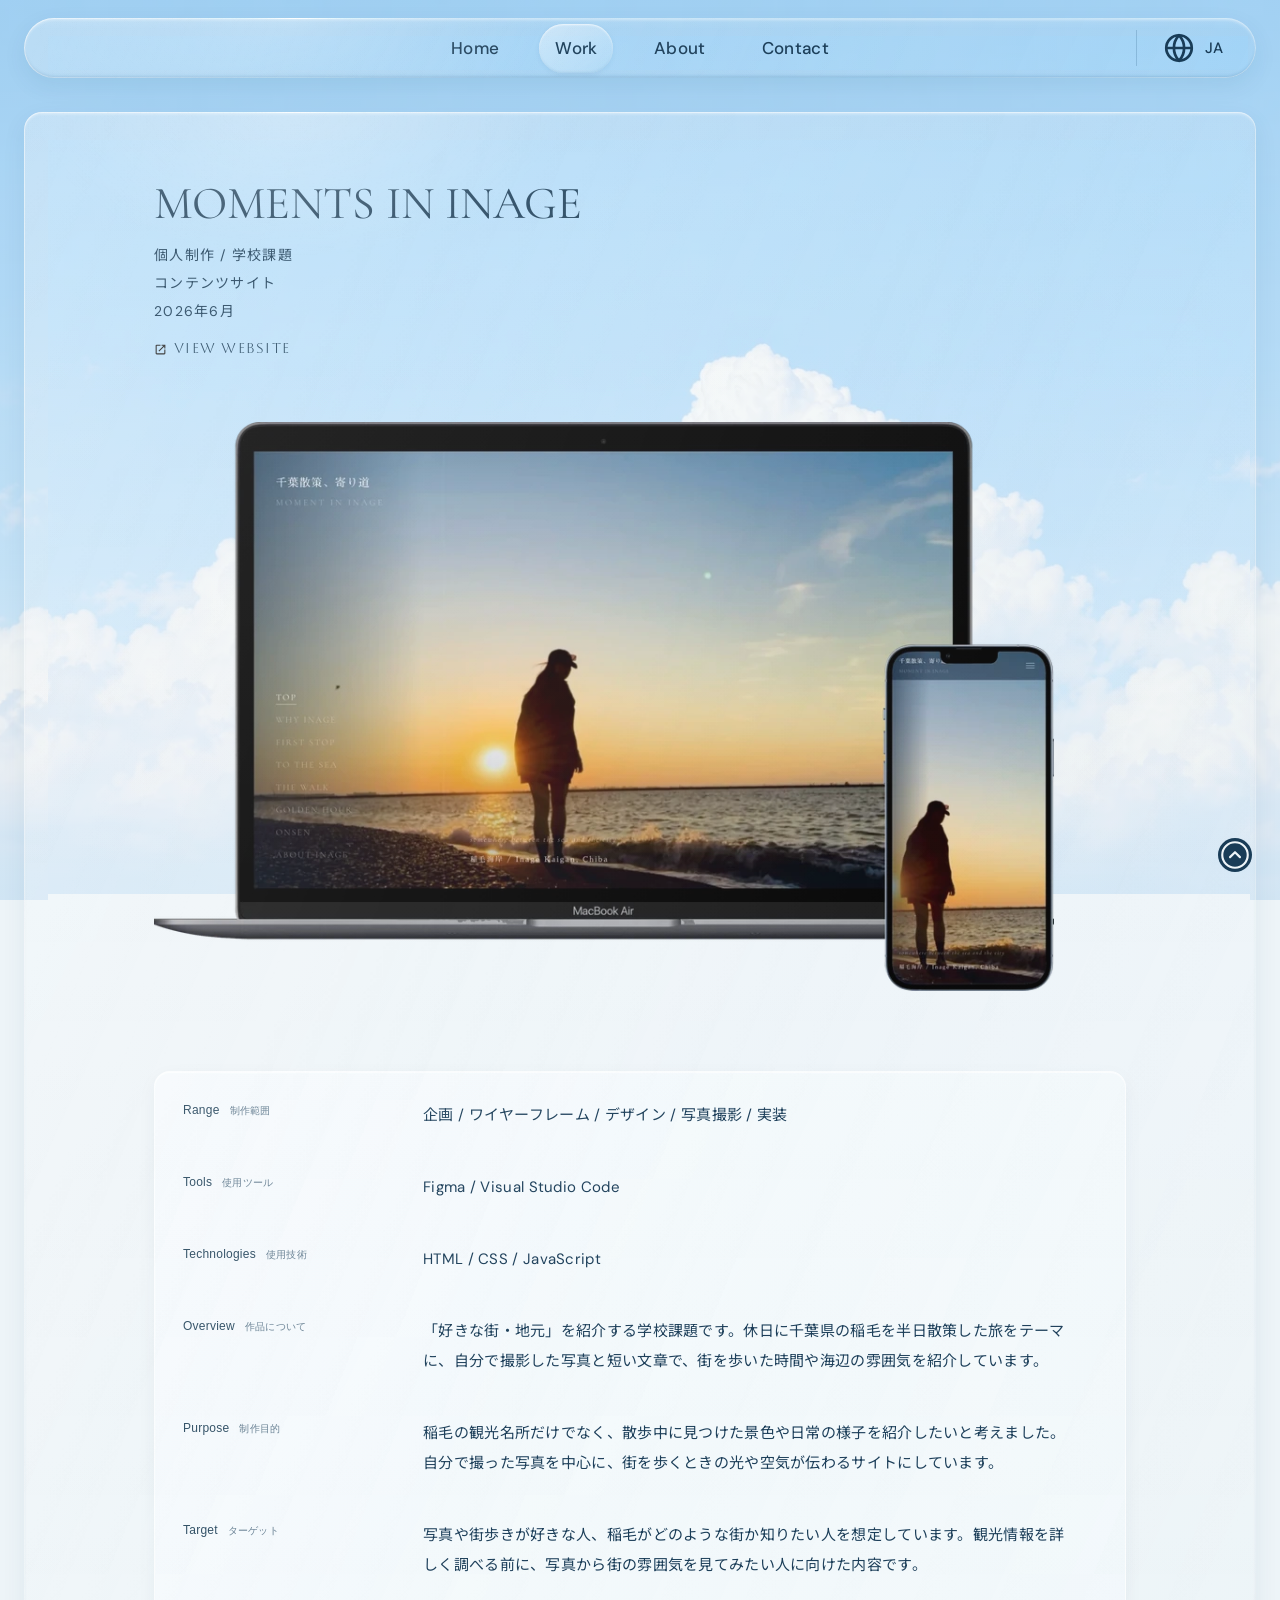
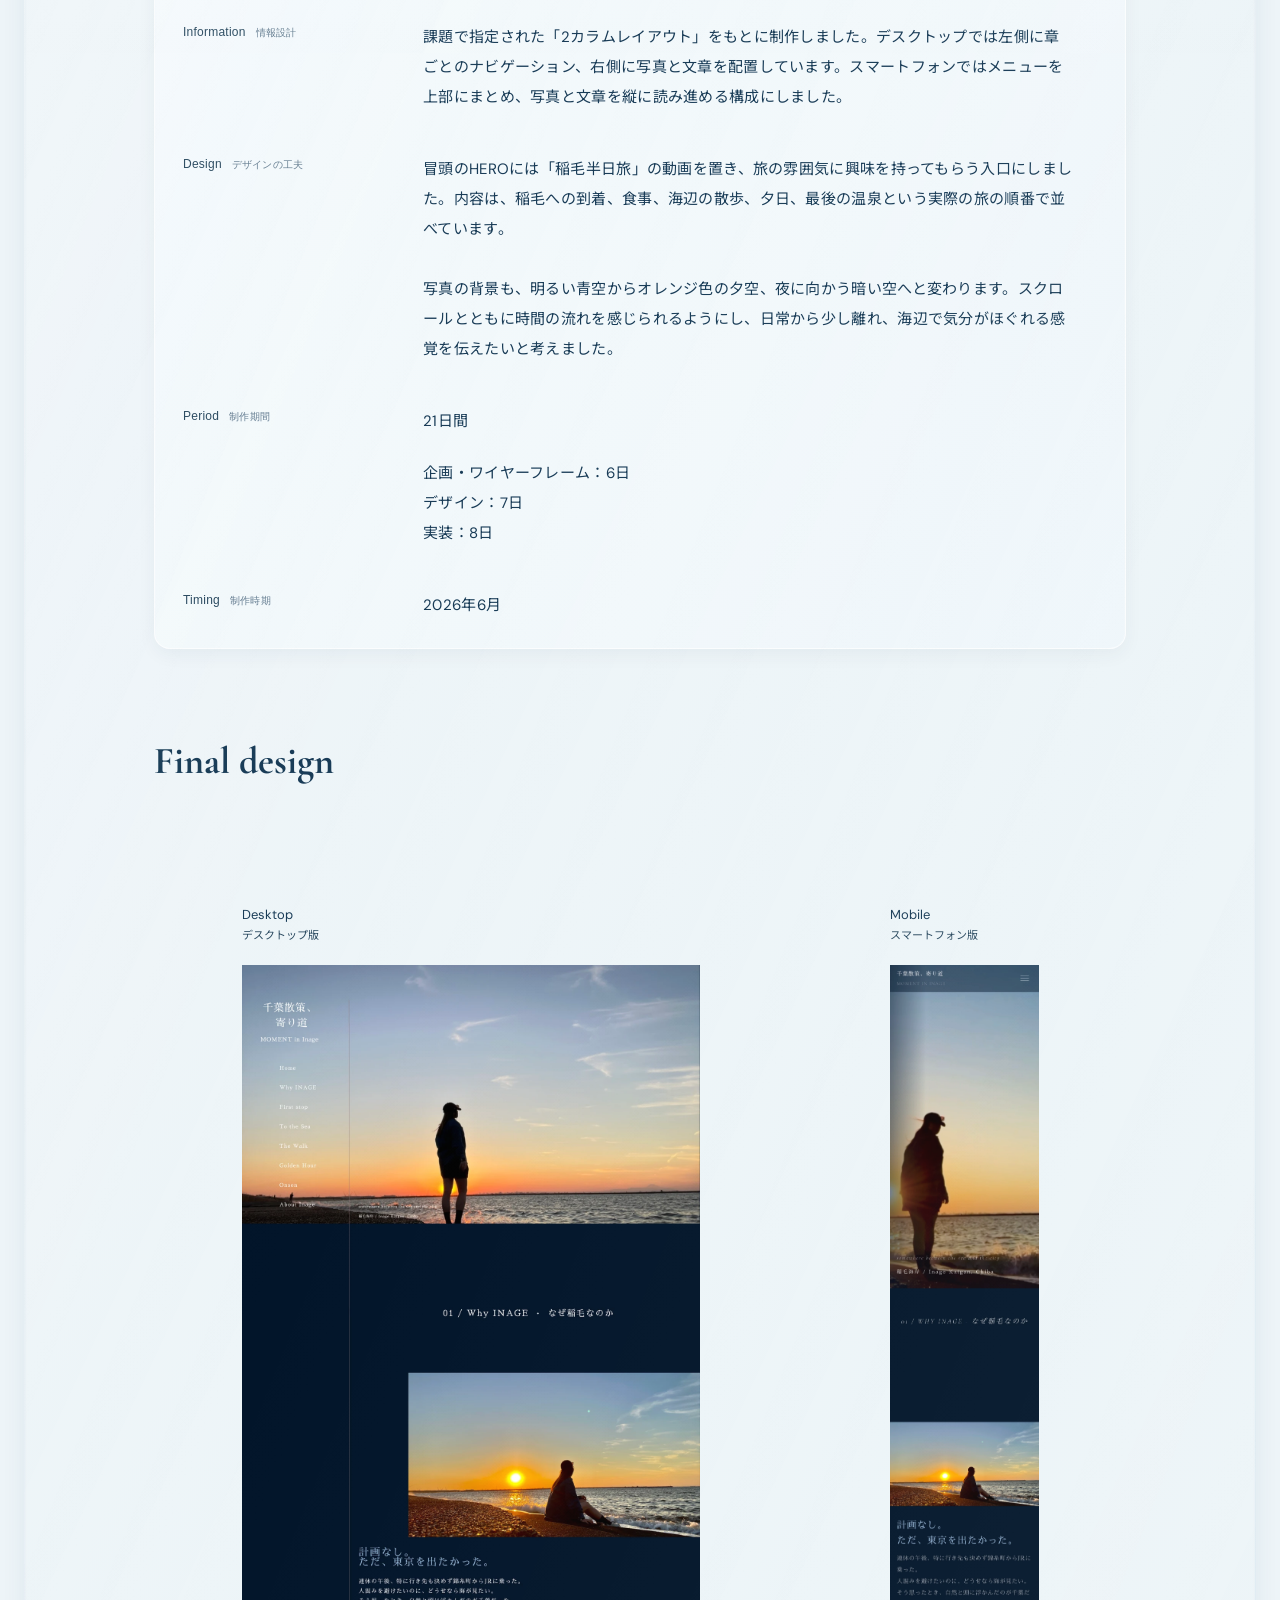
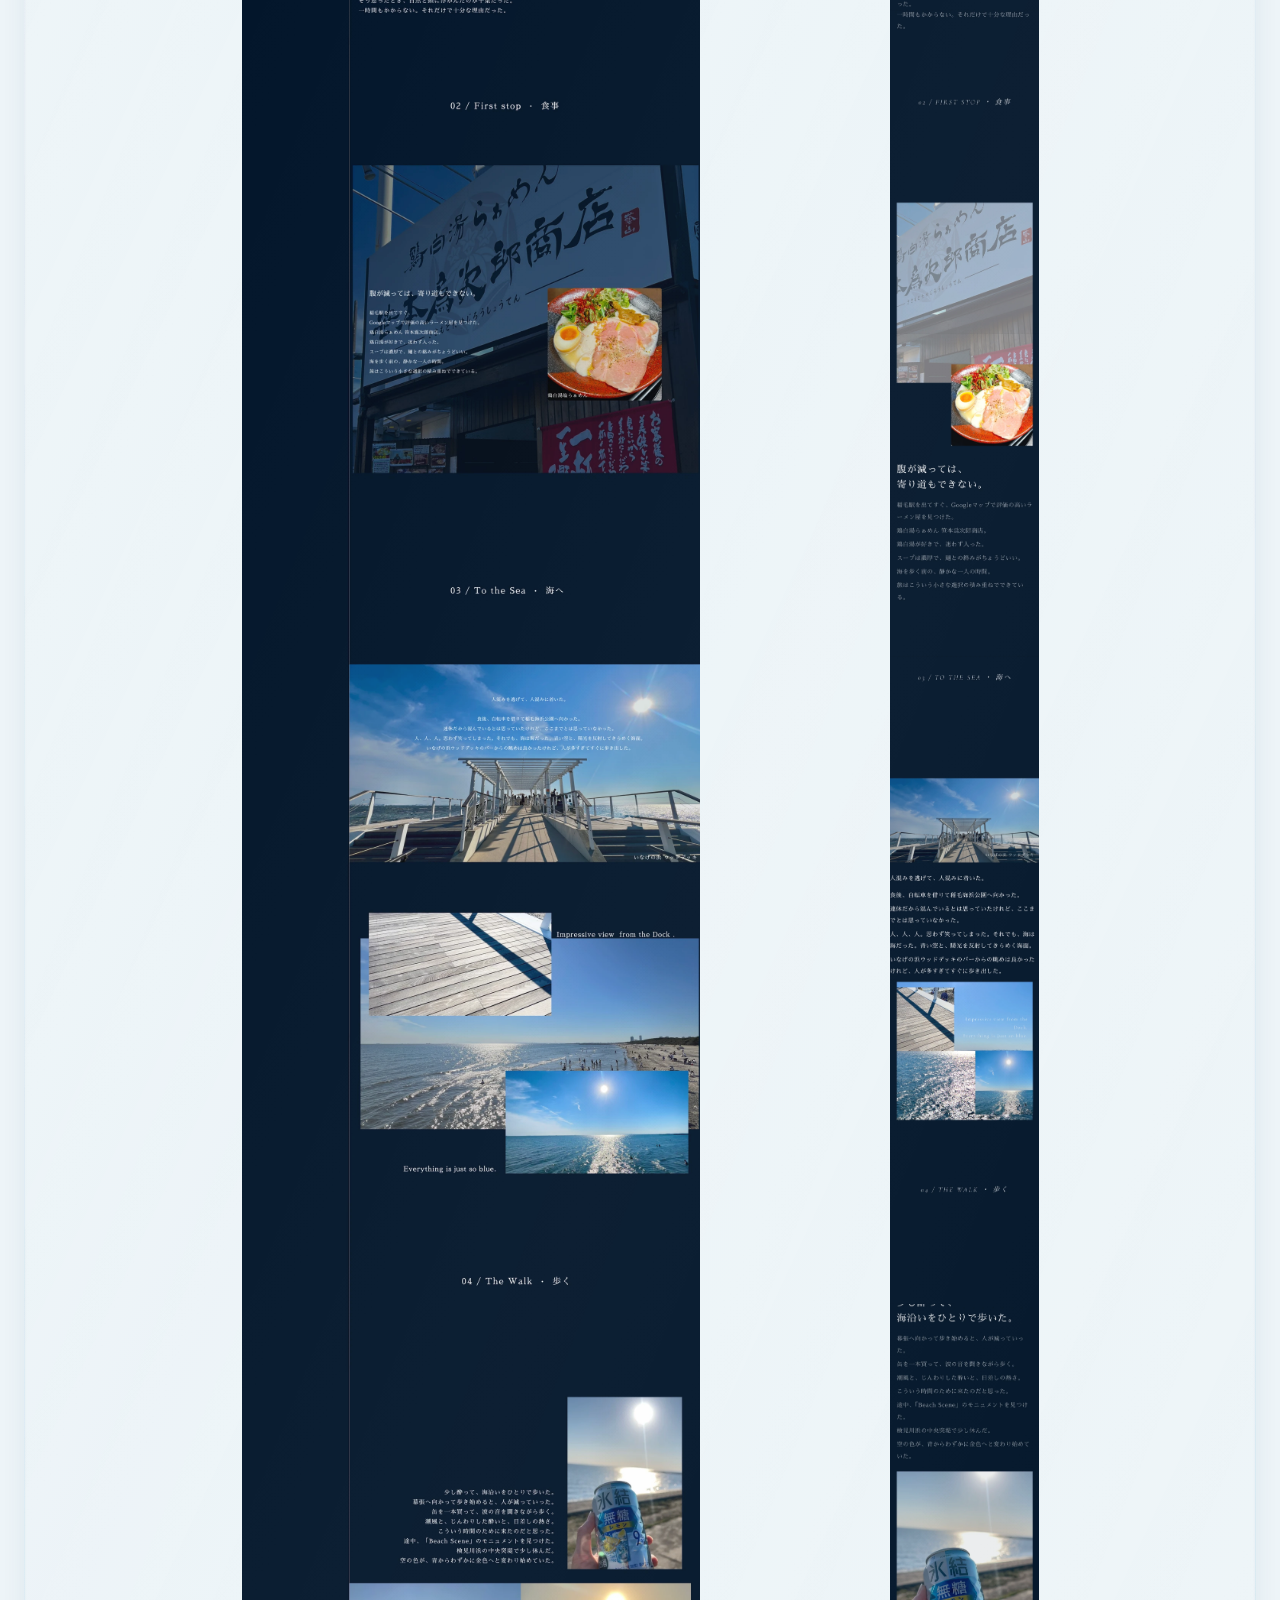
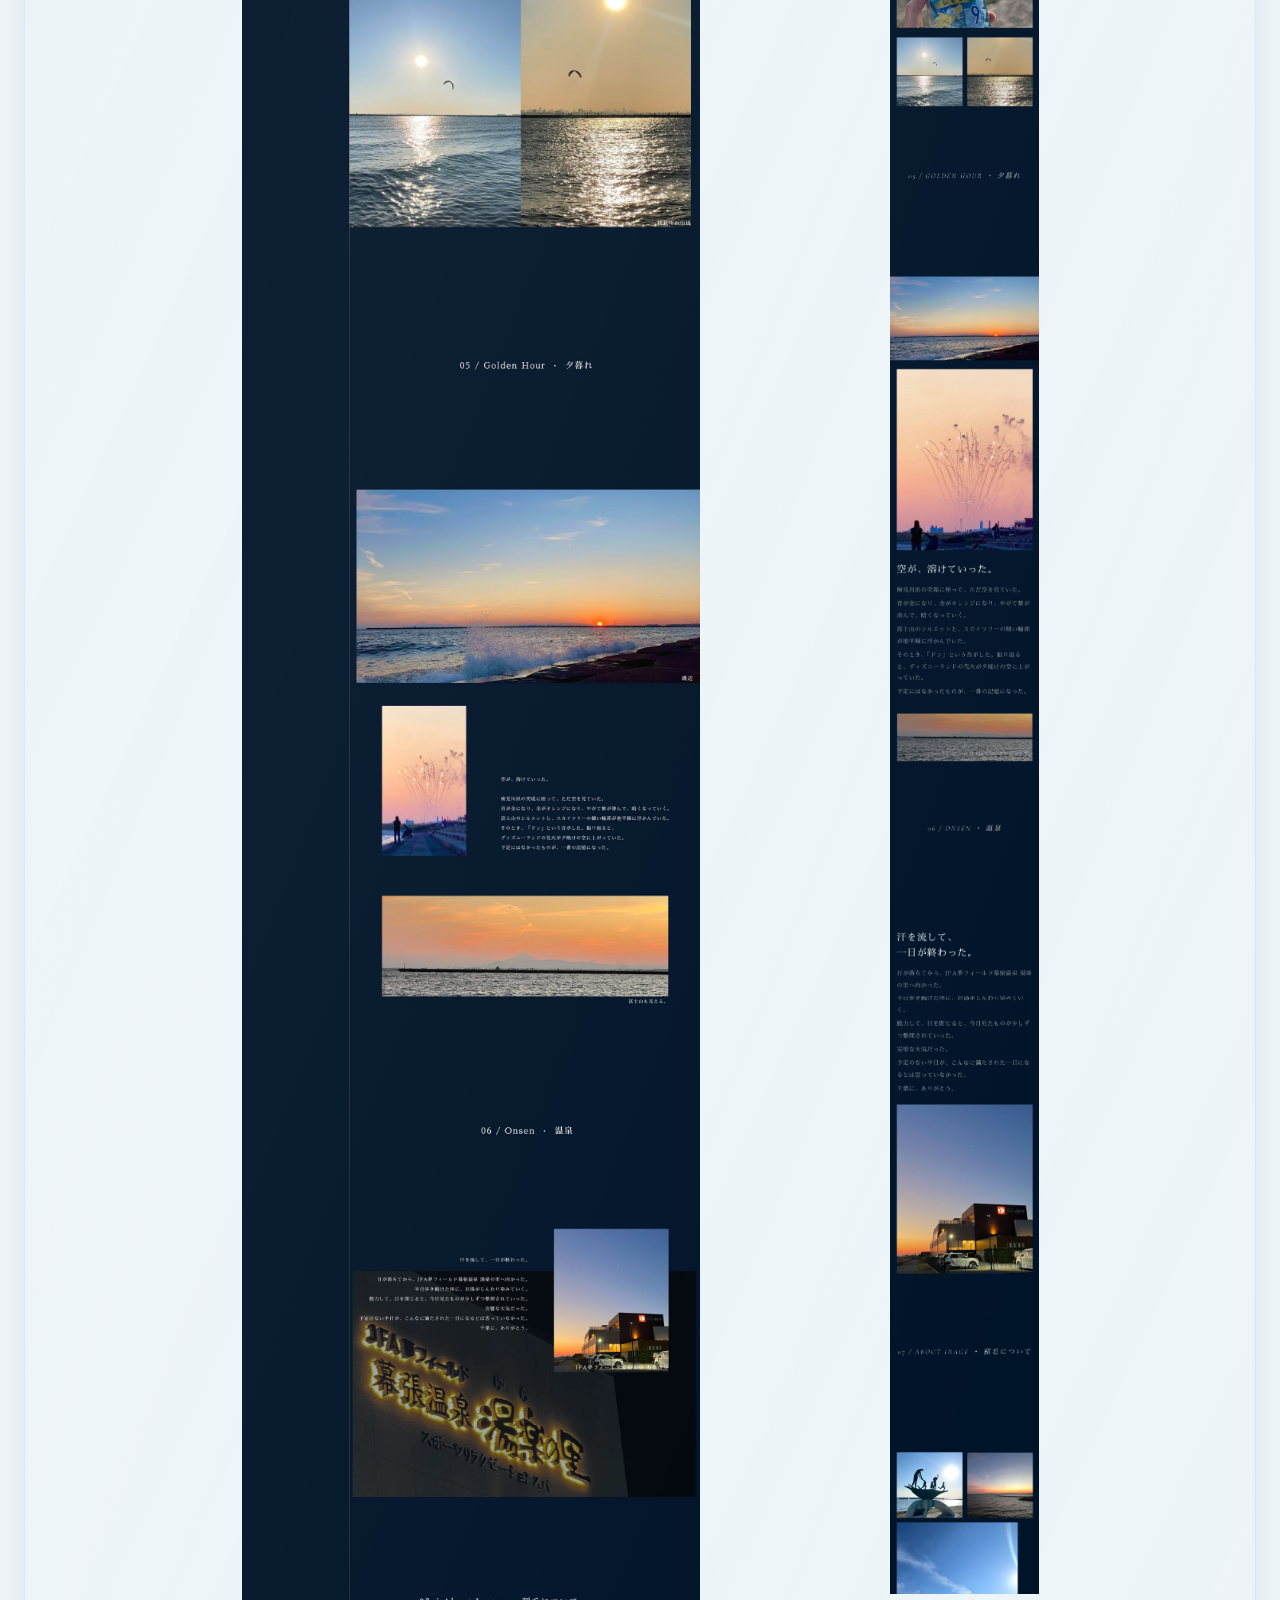
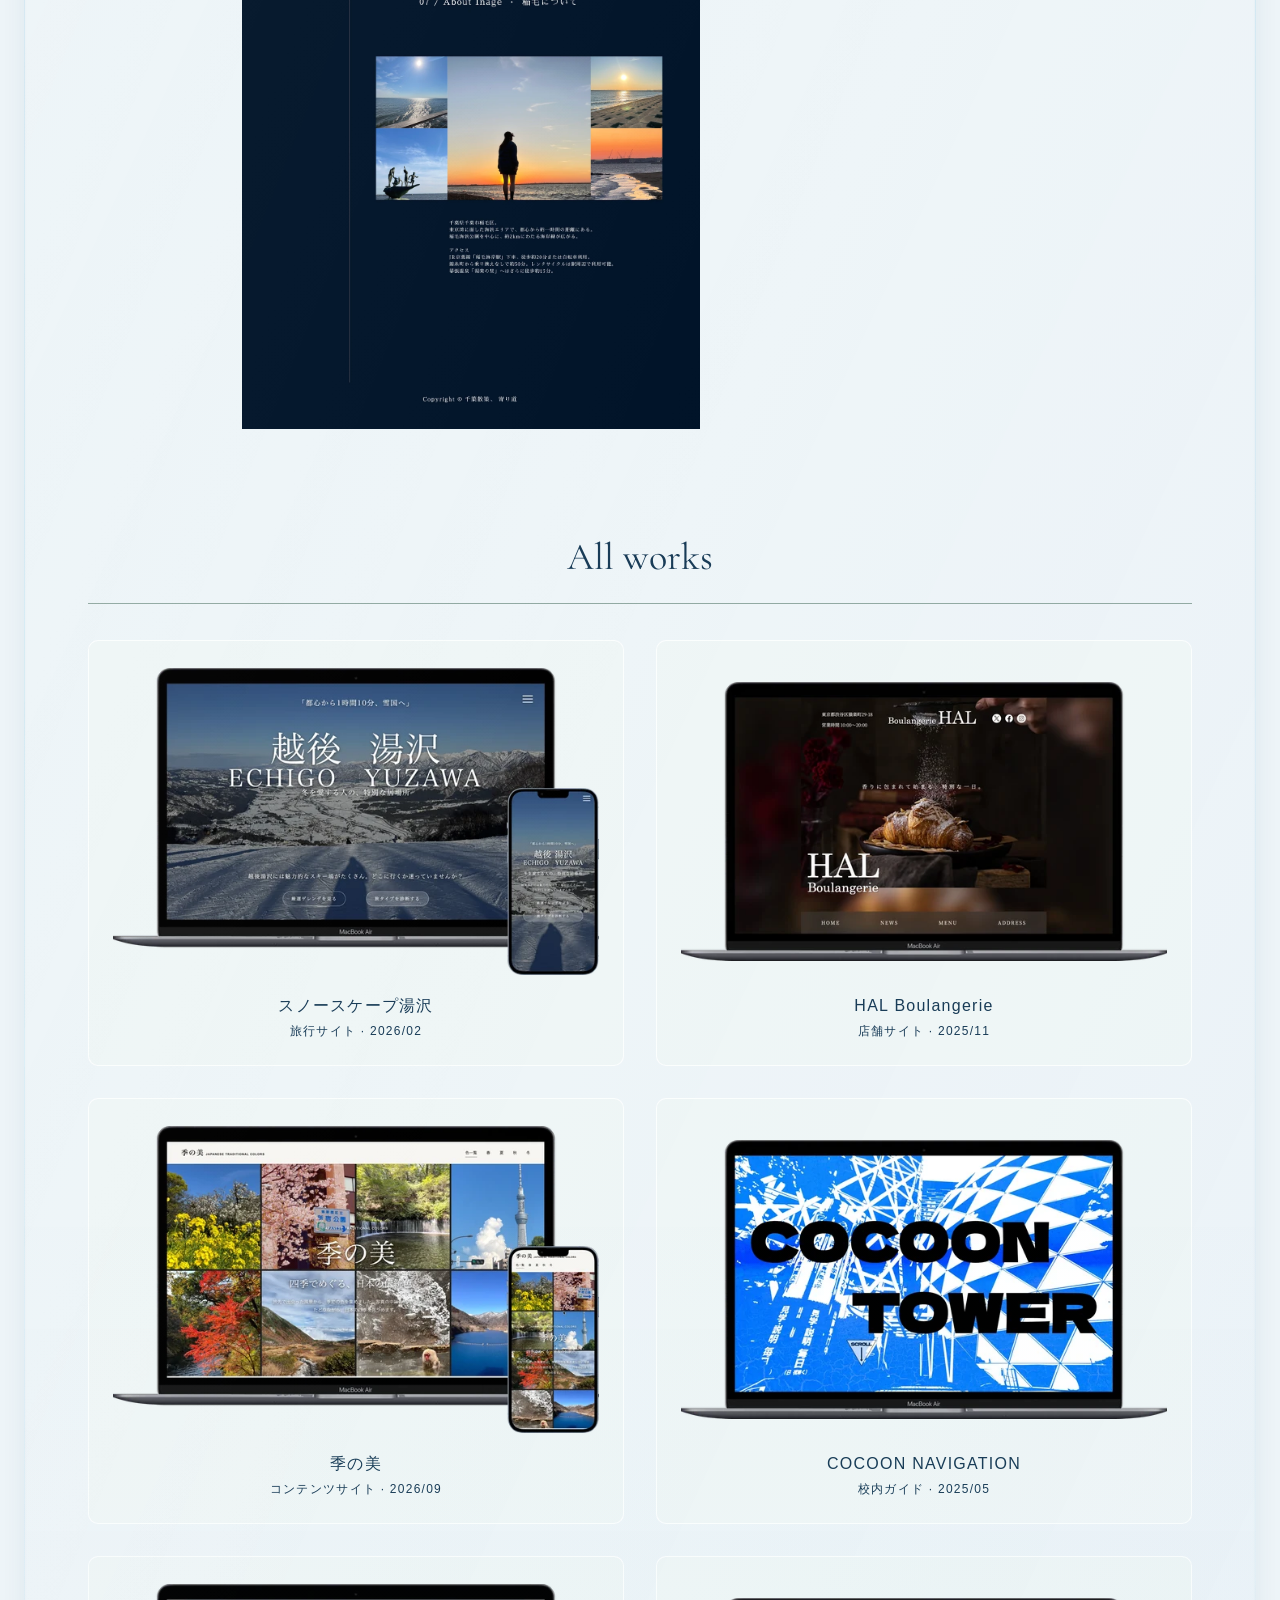
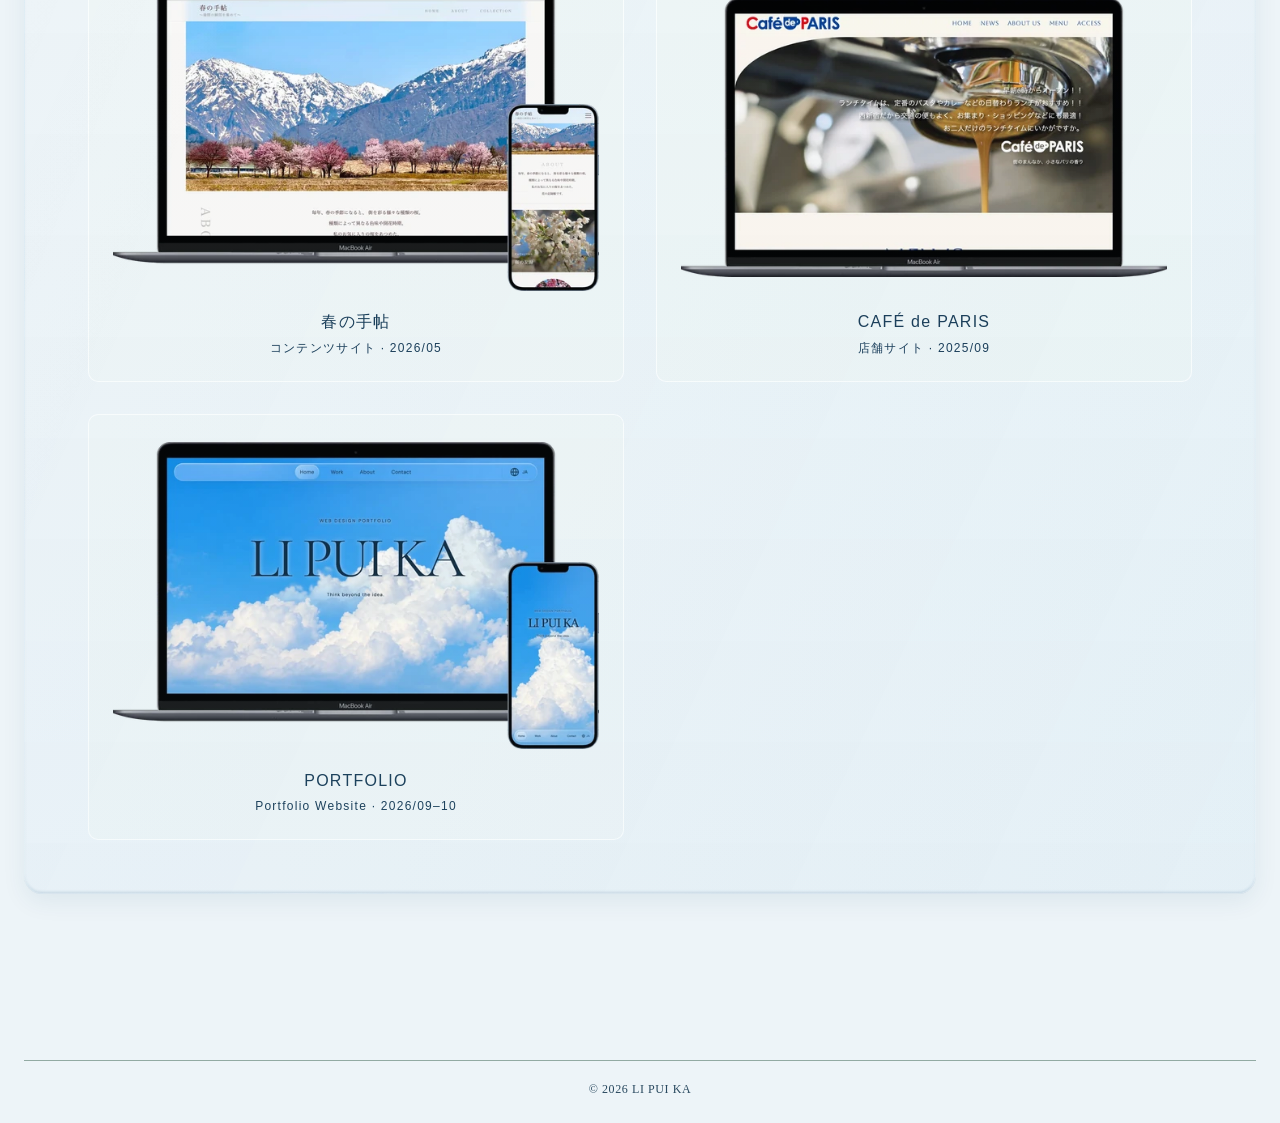
<file: work06.html>
<!doctype html>
<html lang="ja">
  <head>
    <meta charset="UTF-8">
    <meta name="viewport" content="width=device-width, initial-scale=1.0">
    <meta name="description" content="「好きな街・地元」を紹介する学校課題です。休日に千葉県の稲毛を半日散策した旅をテーマに、自分で撮影した写真と短い文章で、街を歩いた時間や海辺の雰囲気を紹介しています。">
    <title>MOMENTS IN INAGE | LI PUI KA</title>
    <link rel="icon" href="data:image/svg+xml,%3Csvg xmlns='http://www.w3.org/2000/svg' viewBox='0 0 64 64'%3E%3Crect width='64' height='64' rx='8' fill='%231d1d1d'/%3E%3Ctext x='32' y='40' text-anchor='middle' font-family='serif' font-size='25' fill='white'%3EKA%3C/text%3E%3C/svg%3E">
    <link rel="preconnect" href="https://fonts.googleapis.com">
    <link rel="preconnect" href="https://fonts.gstatic.com" crossorigin>
    <link href="https://fonts.googleapis.com/css2?family=Aboreto&amp;family=DM+Sans:wght@400..500&amp;family=Noto+Sans+JP:wght@400;500;600&amp;family=Cormorant+Garamond:wght@400;500;600&amp;display=swap" rel="stylesheet">
    <link rel="stylesheet" href="css/style.css?v=20261015-audit-fixes">
    <link rel="stylesheet" href="css/responsive.css?v=20261015-audit-fixes">
    <link rel="stylesheet" href="css/work.css?v=20261015-audit-fixes">

            <script src="js/translations.js?v=20261015-audit-fixes" defer></script><script src="js/language.js?v=20261015-backtop" defer></script><script src="js/main.js?v=20261015-backtop" defer></script>
    <script src="js/work-detail.js?v=20261015-backtop" defer></script>
  <script src="js/design-zoom.js?v=20261015-backtop" defer></script><link rel="stylesheet" href="css/review.css?v=20261015-backtop"><link rel="stylesheet" href="css/dreamcore.css?v=20261016-single-fade"></head>
  <body class="work-detail-page" data-project-id="06">
    <a class="skip-link" href="#main" data-i18n="ui.skip" data-i18n-lang="en" lang="en">Skip to main content</a>

    <header class="site-header" data-header>

      <nav class="site-nav" aria-label="メインナビゲーション" data-i18n-aria-label="ui.nav"><a class="nav-link" href="index.html#home" lang="en">Home</a>
        <a class="nav-link is-active" href="index.html#work" aria-current="page" data-i18n="ui.work" data-i18n-lang="en" lang="en">Work</a>
        <a class="nav-link" href="index.html#about" data-i18n="ui.about" data-i18n-lang="en" lang="en">About</a>
        <a class="nav-link" href="index.html#contact" data-i18n="ui.contact" data-i18n-lang="en" lang="en">Contact</a>
      </nav>
      <div class="header-tools">
        <div class="language-picker"><button class="language-indicator" type="button" aria-label="表示言語を選ぶ" aria-expanded="false" aria-controls="language-options" data-language-toggle>
          <svg viewBox="0 0 24 24" aria-hidden="true"><circle cx="12" cy="12" r="8.5"/><path d="M3.8 12h16.4M12 3.5c2.2 2.3 3.4 5.2 3.4 8.5S14.2 18.2 12 20.5C9.8 18.2 8.6 15.3 8.6 12S9.8 5.8 12 3.5Z"/></svg><span class="language-code" aria-hidden="true">JA</span></button><div class="language-options" id="language-options" role="group" aria-label="表示言語を選ぶ" hidden><button type="button" data-language-option="ja" lang="ja" aria-pressed="true">日本語</button><button type="button" data-language-option="en" lang="en" aria-pressed="false">English</button><button type="button" data-language-option="zh-Hant" lang="zh-Hant" aria-pressed="false">繁體中文</button></div></div>

      </div>
    </header>

    <main id="main" class="work-detail-main">
      <article>
        <header class="detail-hero detail-shell">
          <div class="detail-heading">
            <h1>MOMENTS IN INAGE</h1>
            <p data-i18n="project.06.type">個人制作 / 学校課題</p>
            <p data-i18n="project.06.category">コンテンツサイト</p>
            <p data-i18n="project.06.date">2026年6月</p>
            <a class="project-live-link" href="/moments_in_inage/" target="_blank" rel="noopener noreferrer" aria-label="Visit the MOMENTS IN INAGE website (opens in a new tab)">
              <img src="image/open_in_new_24dp_1F1F1F_FILL0_wght400_GRAD0_opsz24.svg" alt="">
              <span data-i18n="ui.website" data-i18n-lang="en" lang="en">View website</span>
            </a>
          </div>
          <img class="detail-hero-image" src="image/optimized/mockup06-v2-1600.webp?v=20261014-no-cursor1" alt="MOMENTS IN INAGE website displayed on a MacBook Air and smartphone" srcset="image/optimized/mockup06-v2-600.webp?v=20261014-no-cursor1 600w, image/optimized/mockup06-v2-960.webp?v=20261014-no-cursor1 960w, image/optimized/mockup06-v2-1600.webp?v=20261014-no-cursor1 1600w" sizes="(max-width: 620px) calc(100vw - 20px), (max-width: 820px) calc(100vw - 56px), (max-width: 1100px) calc(100vw - 84px), 900px" width="1600" height="1012" decoding="async" data-project-image>
        </header>

        <section class="project-information detail-shell" aria-labelledby="project-information-title">
          <h2 class="visually-hidden" id="project-information-title" data-i18n="ui.projectInfo" data-i18n-lang="en" lang="en">Project information</h2>
          <dl class="project-facts">
            <div class="project-fact">
              <dt><span data-i18n="ui.production" data-i18n-lang="en" lang="en">Range</span><small class="project-field-translation" data-i18n="ui.fieldTranslation.production">制作範囲</small></dt>
<dd data-i18n="project.06.production">企画 / ワイヤーフレーム / デザイン / 写真撮影 / 実装</dd>
            </div>
            <div class="project-fact">
              <dt><span data-i18n="ui.tools" data-i18n-lang="en" lang="en">Tools</span><small class="project-field-translation" data-i18n="ui.fieldTranslation.tools">使用ツール</small></dt>
<dd>Figma / Visual Studio Code</dd>
            </div>
            <div class="project-fact">
              <dt><span data-i18n="ui.technologies" data-i18n-lang="en" lang="en">Technologies</span><small class="project-field-translation" data-i18n="ui.fieldTranslation.technologies">使用技術</small></dt>
<dd>HTML / CSS / JavaScript</dd>
            </div>
            <div class="project-fact">
              <dt><span data-i18n="ui.overview" data-i18n-lang="en" lang="en">Overview</span><small class="project-field-translation" data-i18n="ui.fieldTranslation.overview">作品について</small></dt>
<dd data-i18n="project.06.overview">「好きな街・地元」を紹介する学校課題です。休日に千葉県の稲毛を半日散策した旅をテーマに、自分で撮影した写真と短い文章で、街を歩いた時間や海辺の雰囲気を紹介しています。</dd>
            </div>
            <div class="project-fact">
              <dt><span data-i18n="ui.purpose" data-i18n-lang="en" lang="en">Purpose</span><small class="project-field-translation" data-i18n="ui.fieldTranslation.purpose">制作目的</small></dt>
<dd data-i18n="project.06.purpose">稲毛の観光名所だけでなく、散歩中に見つけた景色や日常の様子を紹介したいと考えました。自分で撮った写真を中心に、街を歩くときの光や空気が伝わるサイトにしています。</dd>
            </div>
            <div class="project-fact">
              <dt><span data-i18n="ui.target" data-i18n-lang="en" lang="en">Target</span><small class="project-field-translation" data-i18n="ui.fieldTranslation.target">ターゲット</small></dt>
<dd data-i18n="project.06.target">写真や街歩きが好きな人、稲毛がどのような街か知りたい人を想定しています。観光情報を詳しく調べる前に、写真から街の雰囲気を見てみたい人に向けた内容です。</dd>
            </div>
            <div class="project-fact">
              <dt><span data-i18n="ui.information" data-i18n-lang="en" lang="en">Information</span><small class="project-field-translation" data-i18n="ui.fieldTranslation.information">情報設計</small></dt>
<dd data-i18n="project.06.information">課題で指定された「2カラムレイアウト」をもとに制作しました。デスクトップでは左側に章ごとのナビゲーション、右側に写真と文章を配置しています。スマートフォンではメニューを上部にまとめ、写真と文章を縦に読み進める構成にしました。</dd>
            </div>
            <div class="project-fact">
              <dt><span data-i18n="ui.design" data-i18n-lang="en" lang="en">Design</span><small class="project-field-translation" data-i18n="ui.fieldTranslation.design">デザインの工夫</small></dt>
<dd data-i18n="project.06.design">冒頭のHEROには「稲毛半日旅」の動画を置き、旅の雰囲気に興味を持ってもらう入口にしました。内容は、稲毛への到着、食事、海辺の散歩、夕日、最後の温泉という実際の旅の順番で並べています。<br><br>写真の背景も、明るい青空からオレンジ色の夕空、夜に向かう暗い空へと変わります。スクロールとともに時間の流れを感じられるようにし、日常から少し離れ、海辺で気分がほぐれる感覚を伝えたいと考えました。</dd>
            </div>
            <div class="project-fact">
              <dt><span data-i18n="ui.period" data-i18n-lang="en" lang="en">Period</span><small class="project-field-translation" data-i18n="ui.fieldTranslation.period">制作期間</small></dt>
<dd data-i18n="project.06.period"><p>21日間</p><p>企画・ワイヤーフレーム：6日<br>デザイン：7日<br>実装：8日</p></dd>
            </div>
            <div class="project-fact">
              <dt><span data-i18n="ui.timing" data-i18n-lang="en" lang="en">Timing</span><small class="project-field-translation" data-i18n="ui.fieldTranslation.timing">制作時期</small></dt>
<dd data-i18n="project.06.date">2026年6月</dd>
            </div>
          </dl>
        </section>

        <section class="final-design detail-shell" aria-labelledby="final-design-title">
          <h2 id="final-design-title" data-i18n="ui.finalDesign" data-i18n-lang="en" lang="en">Final design</h2>
          <div class="final-design-images">
            <figure>
            <figcaption class="design-comp-caption"><span lang="en">Desktop</span><small data-i18n="ui.designCaption.desktop">デスクトップ版</small></figcaption>
<button class="design-zoom" type="button" data-design-zoom aria-label="画像を拡大する" data-i18n-aria-label="ui.zoom"><img src="image/optimized/work06_designcomp-v2-part01.webp" alt="MOMENTS IN INAGE desktop design — part 1 of 5" width="1200" height="2400" loading="lazy" decoding="async" data-design-image></button>
<button class="design-zoom" type="button" data-design-zoom aria-label="画像を拡大する" data-i18n-aria-label="ui.zoom"><img src="image/optimized/work06_designcomp-v2-part02.webp" alt="MOMENTS IN INAGE desktop design — part 2 of 5" width="1200" height="2400" loading="lazy" decoding="async" data-design-image></button>
<button class="design-zoom" type="button" data-design-zoom aria-label="画像を拡大する" data-i18n-aria-label="ui.zoom"><img src="image/optimized/work06_designcomp-v2-part03.webp" alt="MOMENTS IN INAGE desktop design — part 3 of 5" width="1200" height="2400" loading="lazy" decoding="async" data-design-image></button>
<button class="design-zoom" type="button" data-design-zoom aria-label="画像を拡大する" data-i18n-aria-label="ui.zoom"><img src="image/optimized/work06_designcomp-v2-part04.webp" alt="MOMENTS IN INAGE desktop design — part 4 of 5" width="1200" height="2400" loading="lazy" decoding="async" data-design-image></button>
<button class="design-zoom" type="button" data-design-zoom aria-label="画像を拡大する" data-i18n-aria-label="ui.zoom"><img src="image/optimized/work06_designcomp-v2-part05.webp" alt="MOMENTS IN INAGE desktop design — part 5 of 5" width="1200" height="1552" loading="lazy" decoding="async" data-design-image></button>
</figure>
            <figure>
            <figcaption class="design-comp-caption"><span lang="en">Mobile</span><small data-i18n="ui.designCaption.mobile">スマートフォン版</small></figcaption>
<button class="design-zoom" type="button" data-design-zoom aria-label="画像を拡大する" data-i18n-aria-label="ui.zoom"><img src="image/optimized/work06_designcomp_mobile-v2-part01.webp" alt="MOMENTS IN INAGE mobile design — part 1 of 9" width="746" height="2400" loading="lazy" decoding="async" data-design-image></button>
<button class="design-zoom" type="button" data-design-zoom aria-label="画像を拡大する" data-i18n-aria-label="ui.zoom"><img src="image/optimized/work06_designcomp_mobile-v2-part02.webp" alt="MOMENTS IN INAGE mobile design — part 2 of 9" width="746" height="2400" loading="lazy" decoding="async" data-design-image></button>
<button class="design-zoom" type="button" data-design-zoom aria-label="画像を拡大する" data-i18n-aria-label="ui.zoom"><img src="image/optimized/work06_designcomp_mobile-v2-part03.webp" alt="MOMENTS IN INAGE mobile design — part 3 of 9" width="746" height="2400" loading="lazy" decoding="async" data-design-image></button>
<button class="design-zoom" type="button" data-design-zoom aria-label="画像を拡大する" data-i18n-aria-label="ui.zoom"><img src="image/optimized/work06_designcomp_mobile-v2-part04.webp" alt="MOMENTS IN INAGE mobile design — part 4 of 9" width="746" height="2400" loading="lazy" decoding="async" data-design-image></button>
<button class="design-zoom" type="button" data-design-zoom aria-label="画像を拡大する" data-i18n-aria-label="ui.zoom"><img src="image/optimized/work06_designcomp_mobile-v2-part05.webp" alt="MOMENTS IN INAGE mobile design — part 5 of 9" width="746" height="2400" loading="lazy" decoding="async" data-design-image></button>
<button class="design-zoom" type="button" data-design-zoom aria-label="画像を拡大する" data-i18n-aria-label="ui.zoom"><img src="image/optimized/work06_designcomp_mobile-v2-part06.webp" alt="MOMENTS IN INAGE mobile design — part 6 of 9" width="746" height="2400" loading="lazy" decoding="async" data-design-image></button>
<button class="design-zoom" type="button" data-design-zoom aria-label="画像を拡大する" data-i18n-aria-label="ui.zoom"><img src="image/optimized/work06_designcomp_mobile-v2-part07.webp" alt="MOMENTS IN INAGE mobile design — part 7 of 9" width="746" height="2400" loading="lazy" decoding="async" data-design-image></button>
<button class="design-zoom" type="button" data-design-zoom aria-label="画像を拡大する" data-i18n-aria-label="ui.zoom"><img src="image/optimized/work06_designcomp_mobile-v2-part08.webp" alt="MOMENTS IN INAGE mobile design — part 8 of 9" width="746" height="2400" loading="lazy" decoding="async" data-design-image></button>
<button class="design-zoom" type="button" data-design-zoom aria-label="画像を拡大する" data-i18n-aria-label="ui.zoom"><img src="image/optimized/work06_designcomp_mobile-v2-part09.webp" alt="MOMENTS IN INAGE mobile design — part 9 of 9" width="746" height="2121" loading="lazy" decoding="async" data-design-image></button>
</figure>
          </div>
        </section>

        <section class="all-works" aria-labelledby="all-works-title">
          <div class="all-works-heading">
            <h2 id="all-works-title" data-i18n="ui.allWorks" data-i18n-lang="en" lang="en">All works</h2>
          </div>
          <div class="all-works-grid" data-all-works></div>
        </section>
      </article>

      <a class="back-to-top" href="#main" aria-label="ページの先頭へ戻る" data-i18n-aria-label="ui.backTop">
        <svg viewBox="0 0 24 24" aria-hidden="true"><circle cx="12" cy="12" r="9"/><path d="m8.5 13.5 3.5-3.5 3.5 3.5"/></svg>
      </a>
    </main>

    <footer class="site-footer">
      <p>© 2026 LI PUI KA</p>
    </footer>
    <script src="js/glass-highlight.js?v=20261016-fuller-nav-pill" defer></script>
  <script src="js/work-reveal.js?v=20261016-single-fade" defer></script>
</body>
</html>
</file>
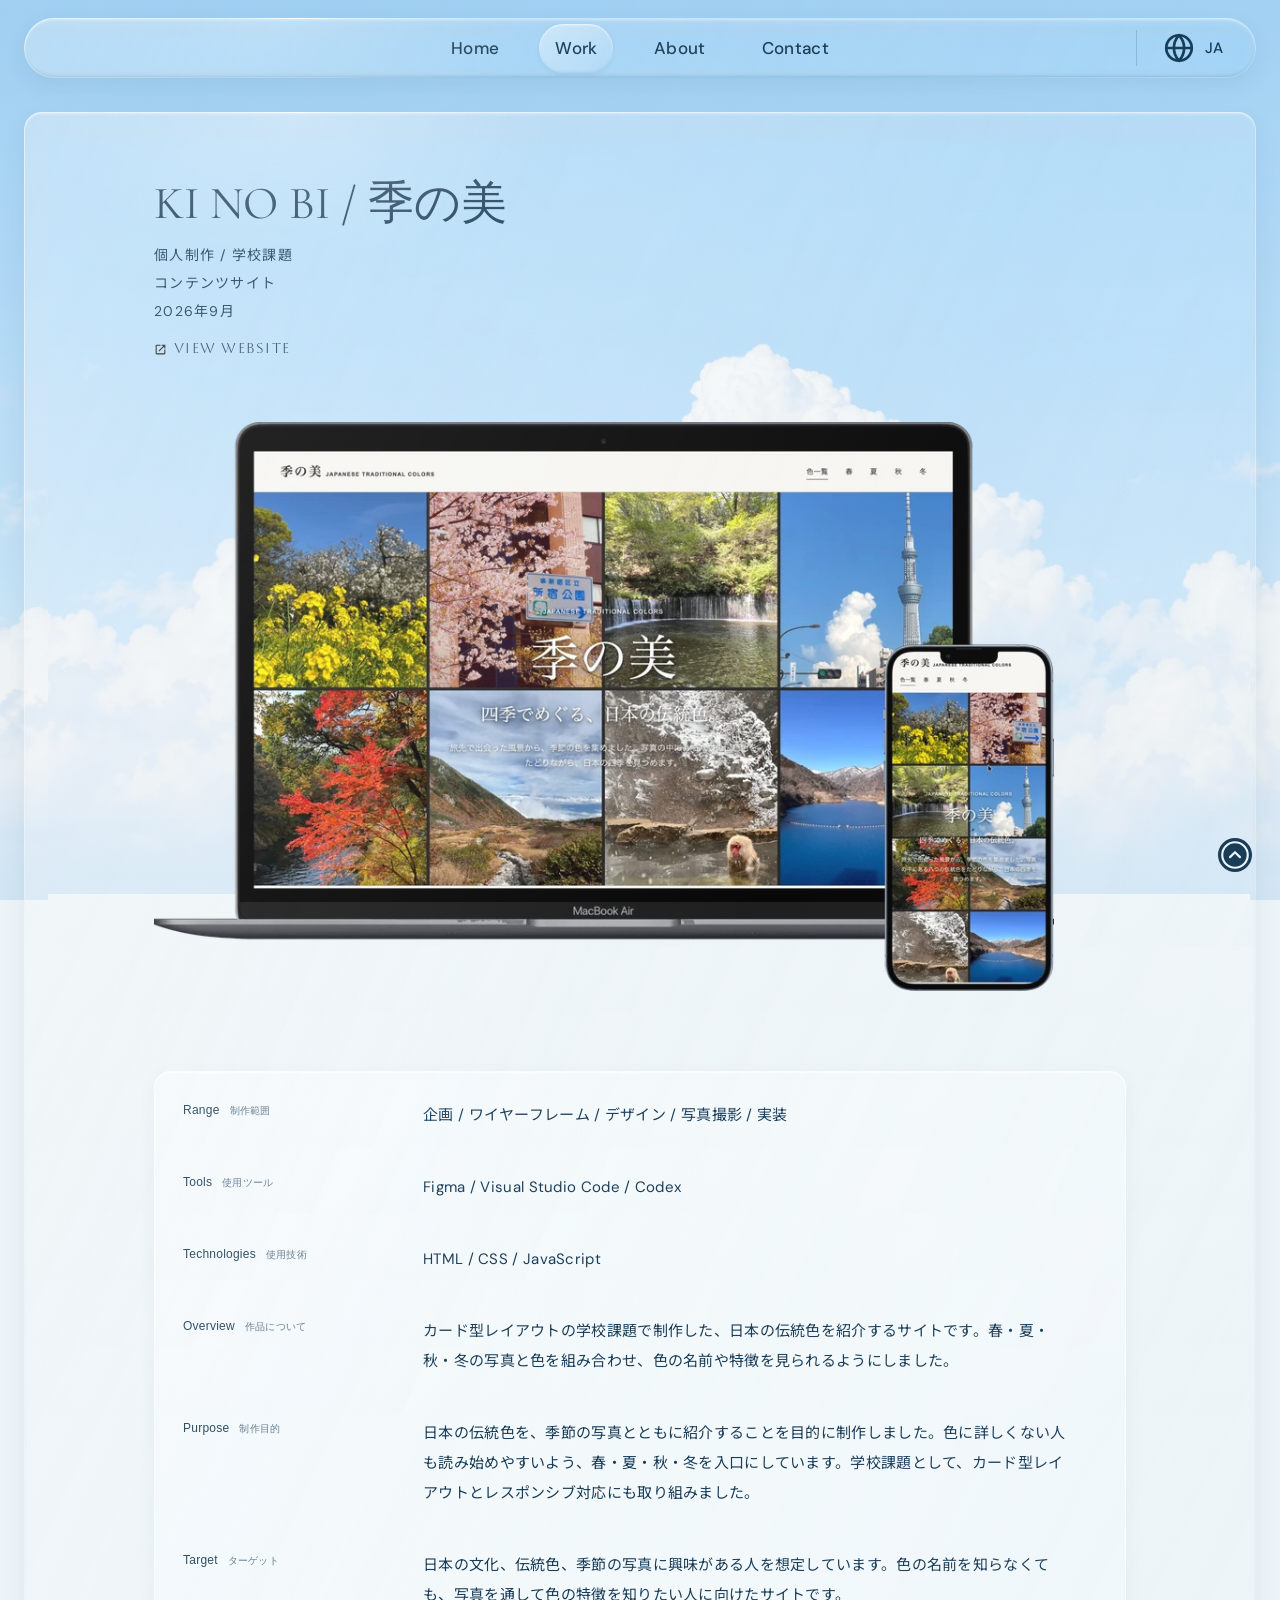
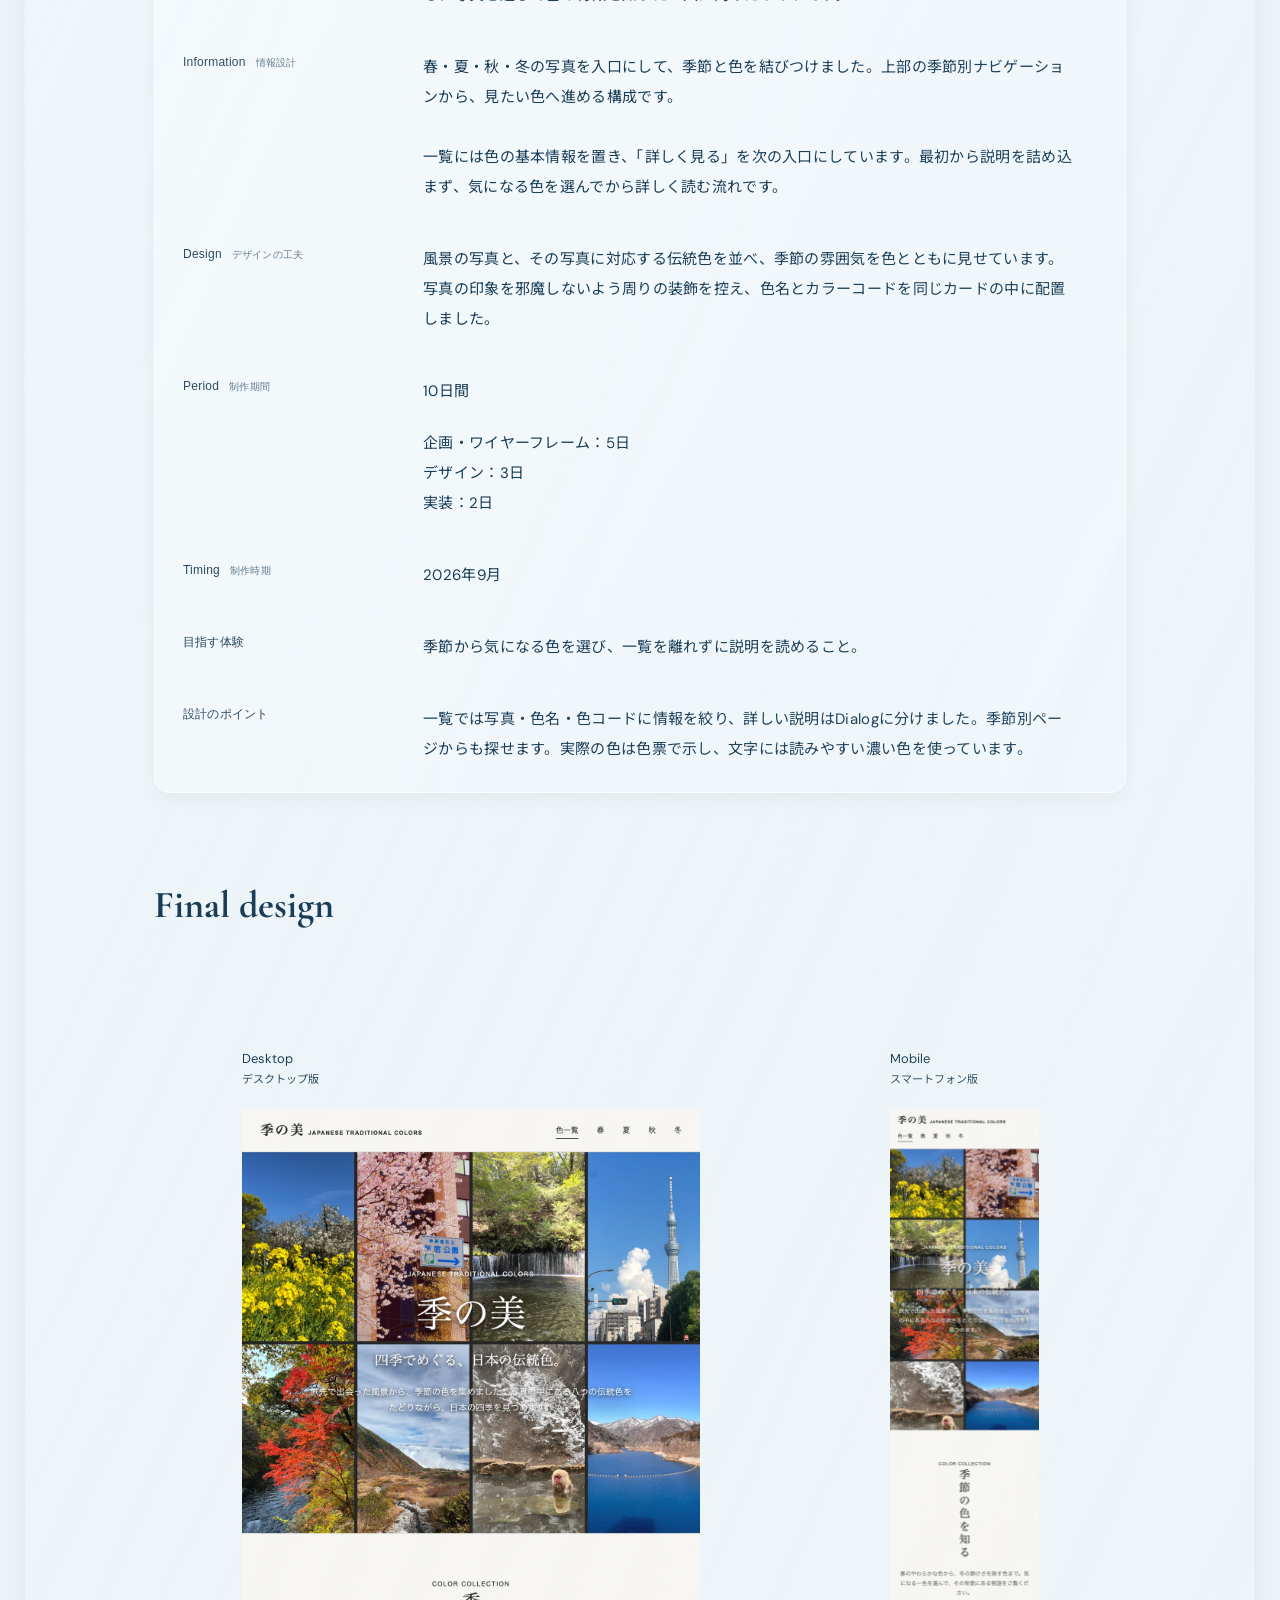
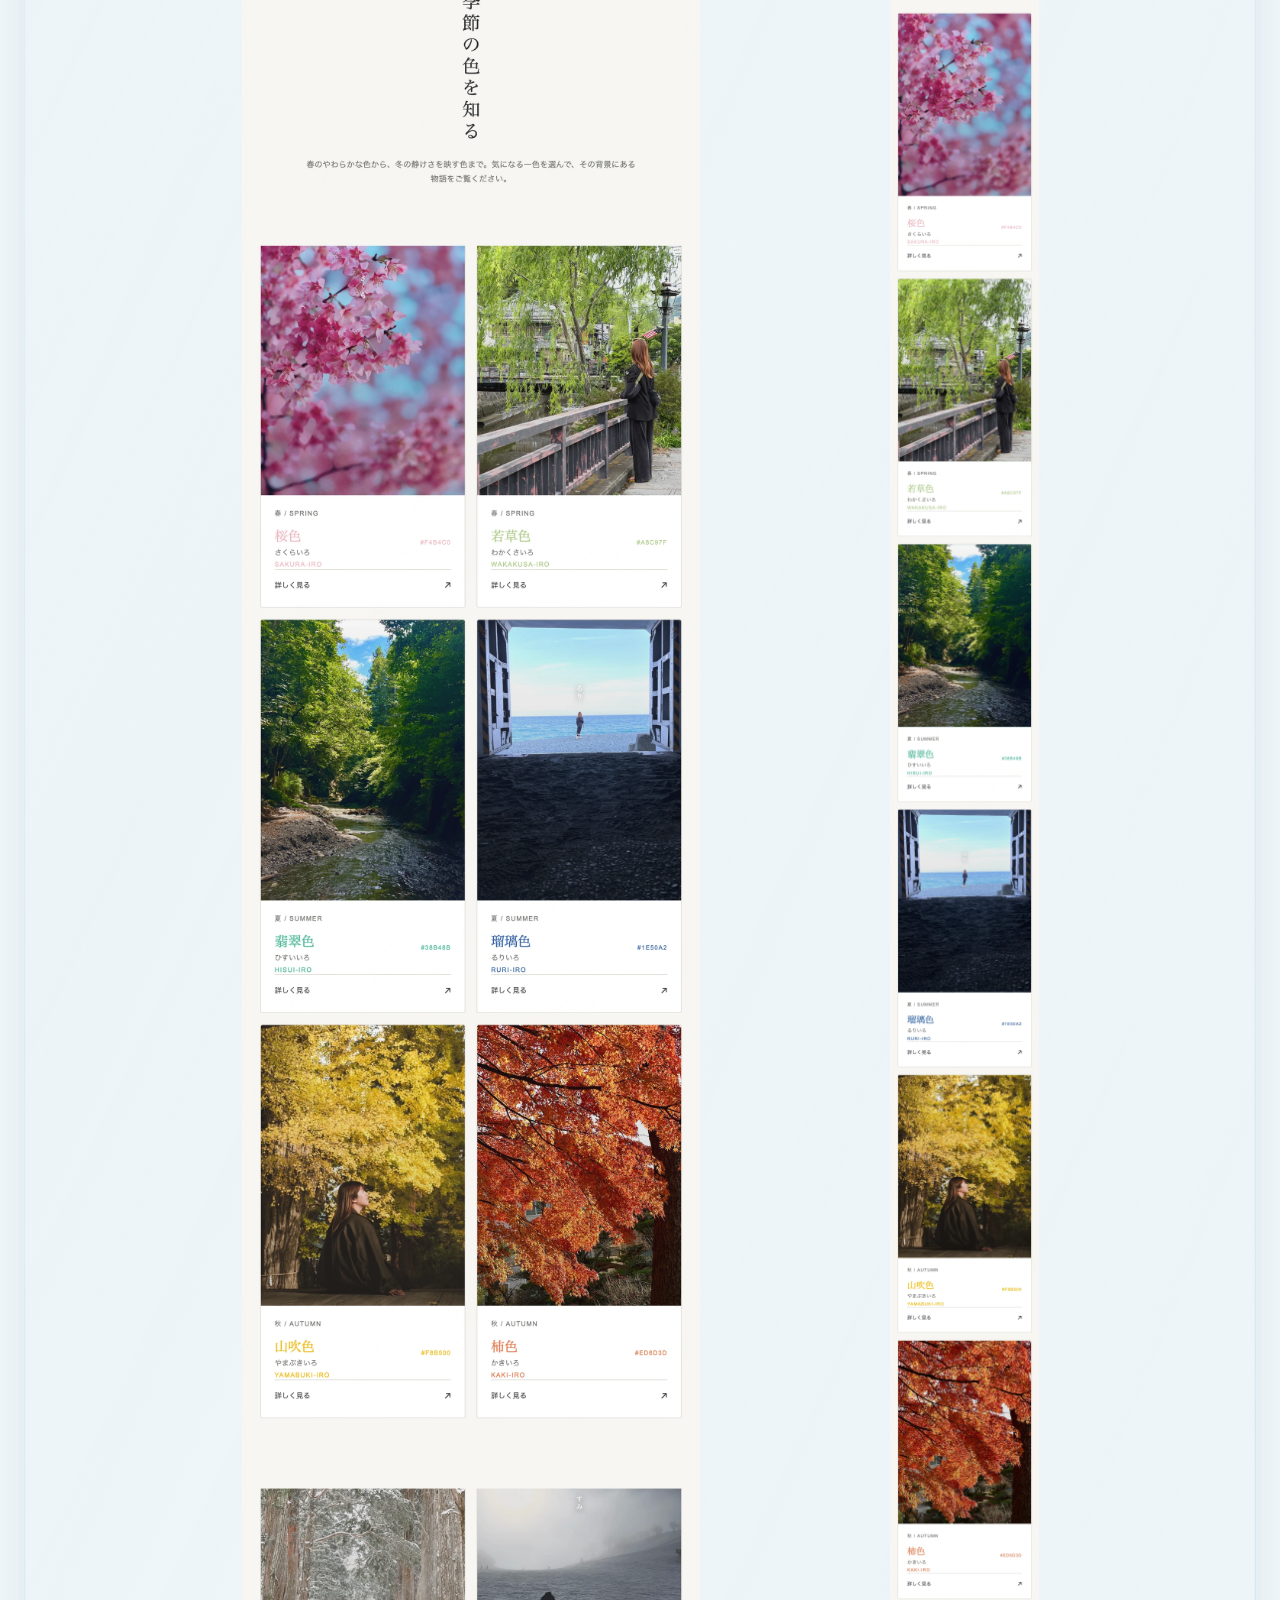
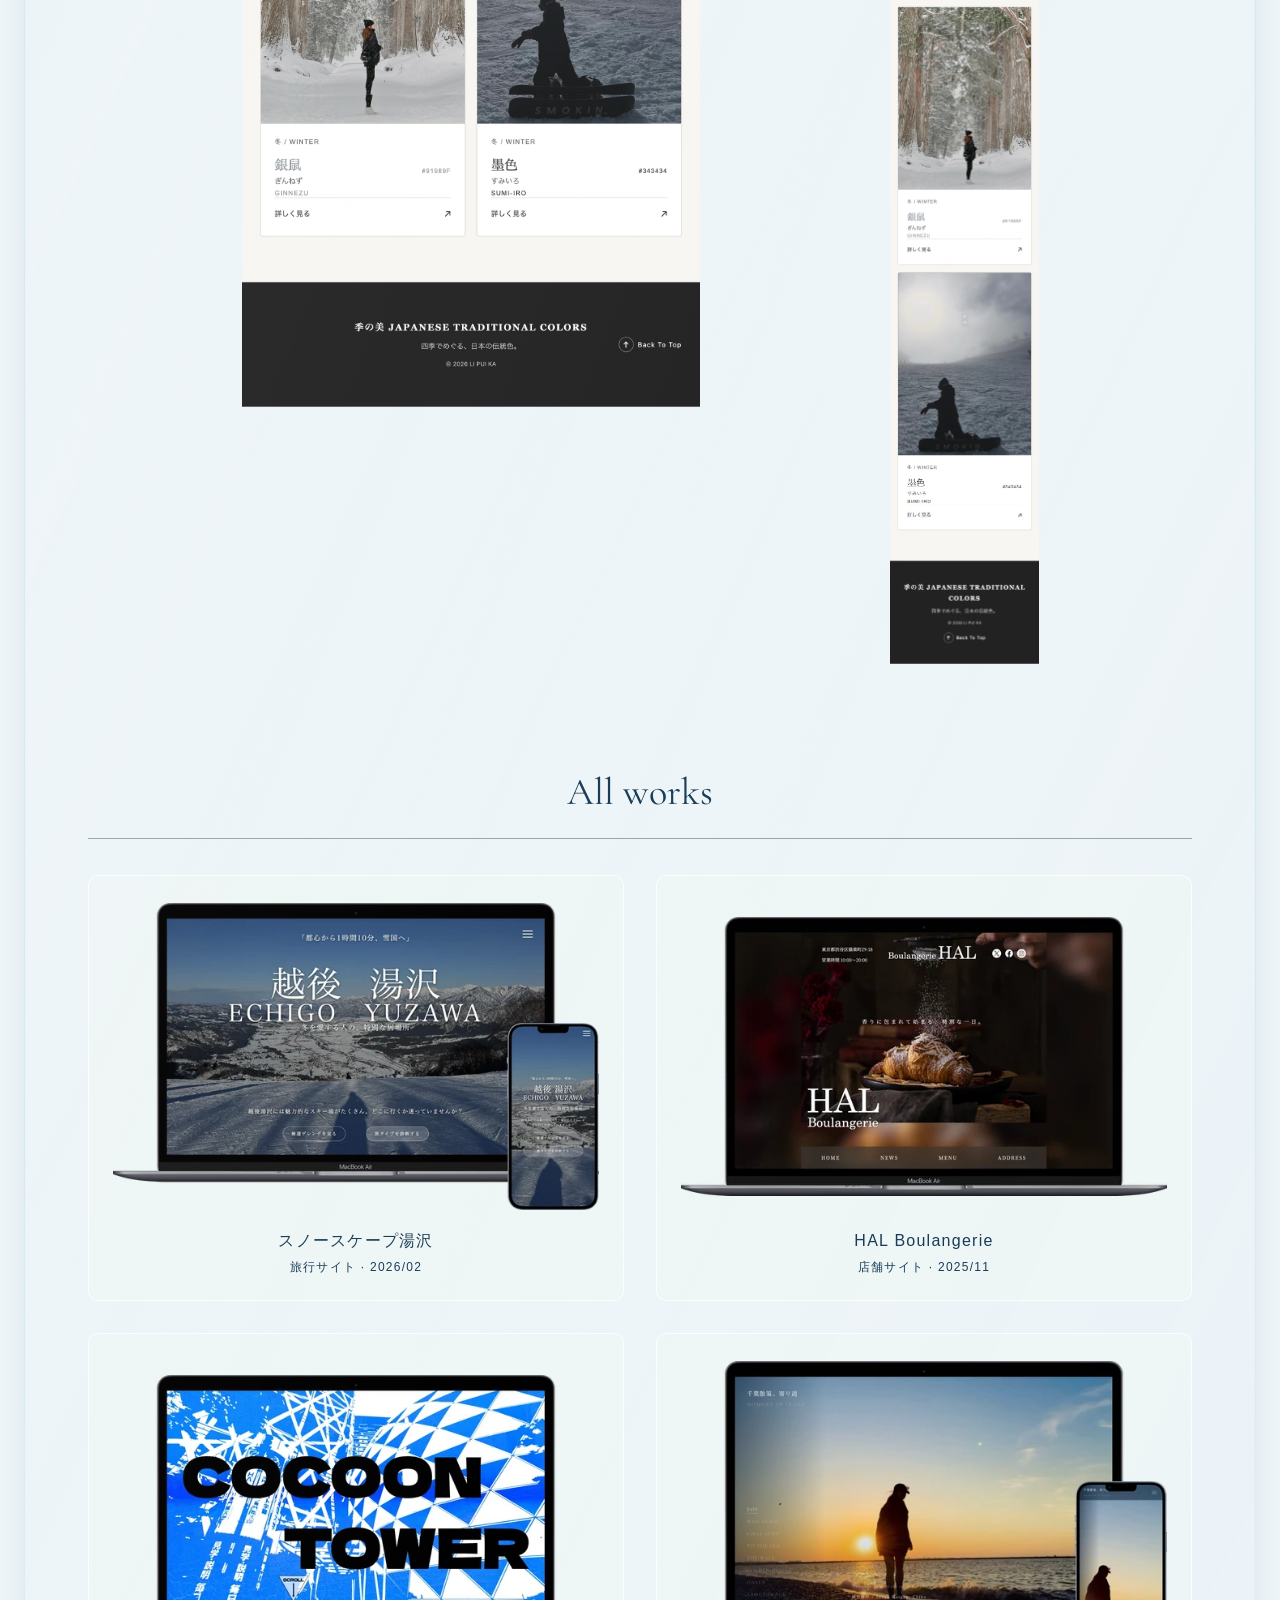
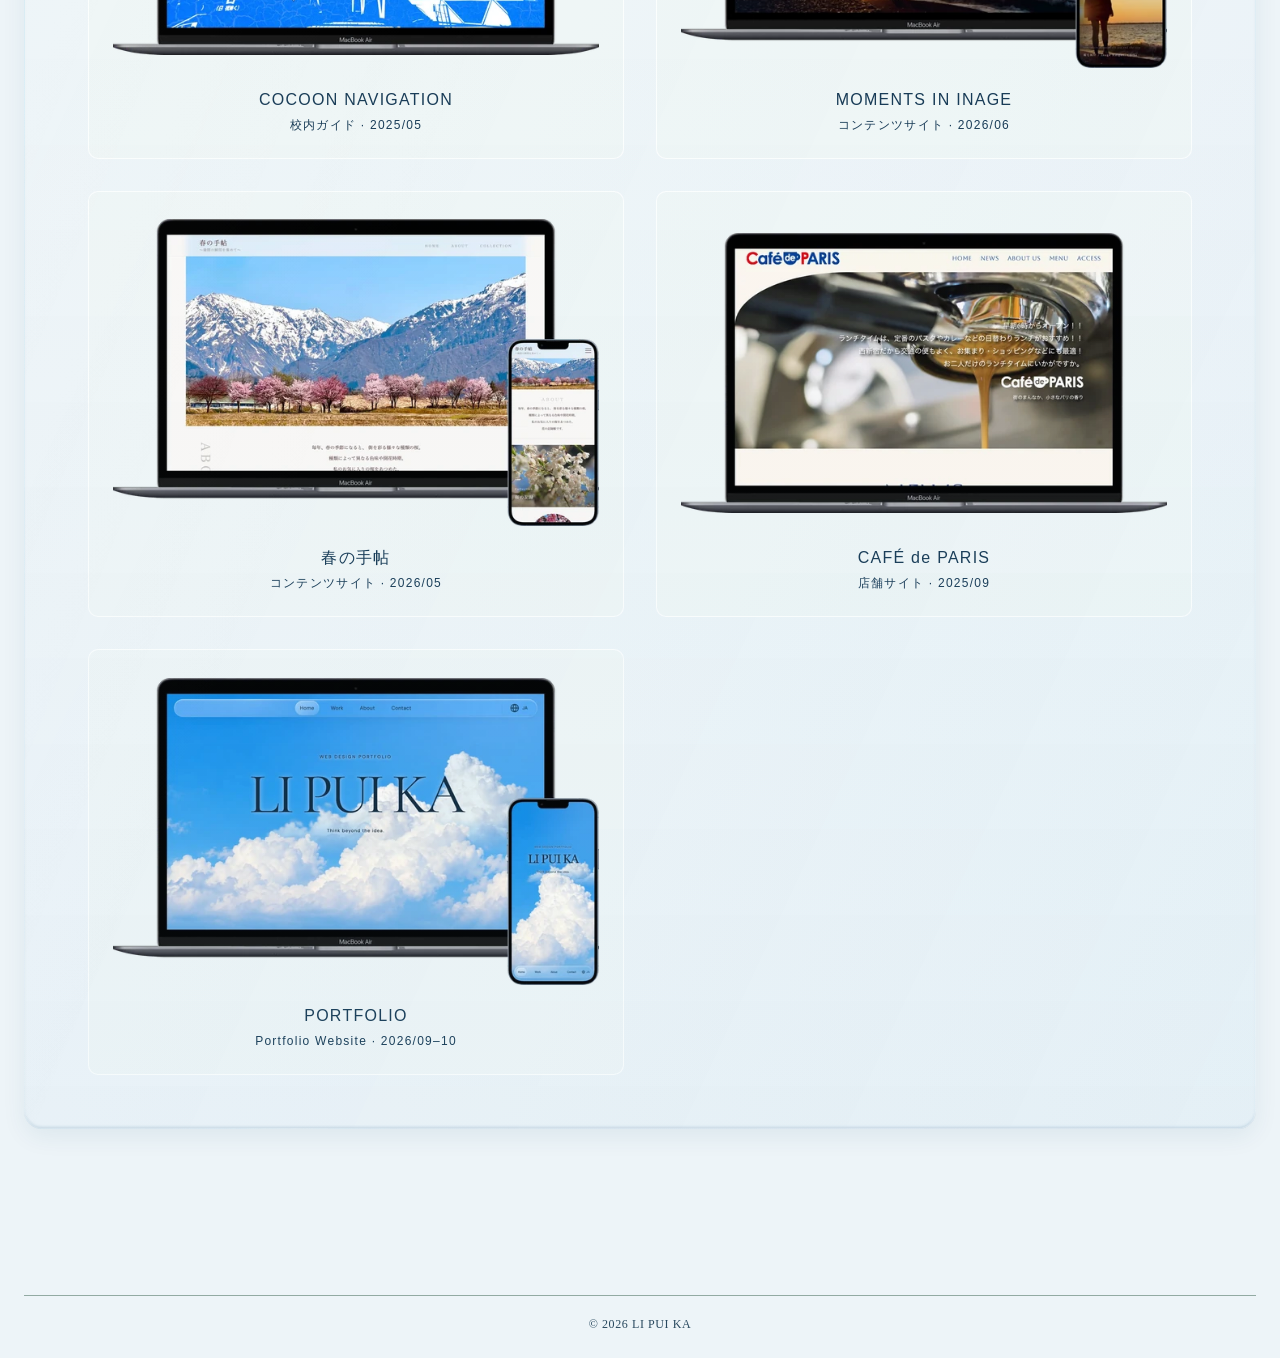
<file: work07.html>
<!doctype html>
<html lang="ja">
  <head>
    <meta charset="UTF-8"><meta name="viewport" content="width=device-width, initial-scale=1.0"><meta name="description" content="カード型レイアウトの学校課題で制作した、日本の伝統色を紹介するサイトです。春・夏・秋・冬の写真と色を組み合わせ、色の名前や特徴を見られるようにしました。"><title>季の美 | LI PUI KA</title>
    <link rel="icon" href="data:image/svg+xml,%3Csvg xmlns='http://www.w3.org/2000/svg' viewBox='0 0 64 64'%3E%3Crect width='64' height='64' rx='8' fill='%231d1d1d'/%3E%3Ctext x='32' y='40' text-anchor='middle' font-family='serif' font-size='25' fill='white'%3EKA%3C/text%3E%3C/svg%3E"><link rel="preconnect" href="https://fonts.googleapis.com"><link rel="preconnect" href="https://fonts.gstatic.com" crossorigin><link href="https://fonts.googleapis.com/css2?family=Aboreto&amp;family=DM+Sans:wght@400..500&amp;family=Noto+Sans+JP:wght@400;500;600&amp;family=Cormorant+Garamond:wght@400;500;600&amp;display=swap" rel="stylesheet"><link rel="stylesheet" href="css/style.css?v=20261015-audit-fixes"><link rel="stylesheet" href="css/responsive.css?v=20261015-audit-fixes"><link rel="stylesheet" href="css/work.css?v=20261015-audit-fixes">        <script src="js/translations.js?v=20261015-audit-fixes" defer></script><script src="js/language.js?v=20261015-backtop" defer></script><script src="js/main.js?v=20261015-backtop" defer></script><script src="js/work-detail.js?v=20261015-backtop" defer></script>
  <script src="js/design-zoom.js?v=20261015-backtop" defer></script><link rel="stylesheet" href="css/review.css?v=20261015-backtop"><link rel="stylesheet" href="css/dreamcore.css?v=20261016-single-fade"></head>
  <body class="work-detail-page" data-project-id="07">
    <a class="skip-link" href="#main" data-i18n="ui.skip" data-i18n-lang="en" lang="en">Skip to main content</a><header class="site-header" data-header><nav class="site-nav" aria-label="メインナビゲーション" data-i18n-aria-label="ui.nav"><a class="nav-link" href="index.html#home" lang="en">Home</a><a class="nav-link is-active" href="index.html#work" aria-current="page" data-i18n="ui.work" data-i18n-lang="en" lang="en">Work</a><a class="nav-link" href="index.html#about" data-i18n="ui.about" data-i18n-lang="en" lang="en">About</a><a class="nav-link" href="index.html#contact" data-i18n="ui.contact" data-i18n-lang="en" lang="en">Contact</a></nav><div class="header-tools"><div class="language-picker"><button class="language-indicator" type="button" aria-label="表示言語を選ぶ" aria-expanded="false" aria-controls="language-options" data-language-toggle><svg viewBox="0 0 24 24" aria-hidden="true"><circle cx="12" cy="12" r="8.5"/><path d="M3.8 12h16.4M12 3.5c2.2 2.3 3.4 5.2 3.4 8.5S14.2 18.2 12 20.5C9.8 18.2 8.6 15.3 8.6 12S9.8 5.8 12 3.5Z"/></svg><span class="language-code" aria-hidden="true">JA</span></button><div class="language-options" id="language-options" role="group" aria-label="表示言語を選ぶ" hidden><button type="button" data-language-option="ja" lang="ja" aria-pressed="true">日本語</button><button type="button" data-language-option="en" lang="en" aria-pressed="false">English</button><button type="button" data-language-option="zh-Hant" lang="zh-Hant" aria-pressed="false">繁體中文</button></div></div></div></header>
    <main id="main" class="work-detail-main"><article><header class="detail-hero detail-shell"><div class="detail-heading"><h1>KI NO BI / 季の美</h1><p data-i18n="project.07.type">個人制作 / 学校課題</p><p data-i18n="project.07.category">コンテンツサイト</p><p data-i18n="project.07.date">2026年9月</p><a class="project-live-link" href="/ki_no_bi/" target="_blank" rel="noopener noreferrer" aria-label="Visit the KI NO BI website (opens in a new tab)"><img src="image/open_in_new_24dp_1F1F1F_FILL0_wght400_GRAD0_opsz24.svg" alt=""><span data-i18n="ui.website" data-i18n-lang="en" lang="en">View website</span></a></div><img class="detail-hero-image" src="image/optimized/mockup07-1600.webp?v=20261014-no-cursor1" alt="KI NO BI cultural content website displayed on a laptop and phone" srcset="image/optimized/mockup07-600.webp?v=20261014-no-cursor1 600w, image/optimized/mockup07-960.webp?v=20261014-no-cursor1 960w, image/optimized/mockup07-1600.webp?v=20261014-no-cursor1 1600w" sizes="(max-width: 620px) calc(100vw - 20px), (max-width: 820px) calc(100vw - 56px), (max-width: 1100px) calc(100vw - 84px), 900px" width="1600" height="1012" decoding="async" data-project-image></header>
      <section class="project-information detail-shell" aria-labelledby="project-information-title">
        <h2 class="visually-hidden" id="project-information-title" data-i18n="ui.projectInfo" data-i18n-lang="en" lang="en">Project information</h2>
        <dl class="project-facts">
          <div class="project-fact">
            <dt><span data-i18n="ui.production" data-i18n-lang="en" lang="en">Range</span><small class="project-field-translation" data-i18n="ui.fieldTranslation.production">制作範囲</small></dt>
<dd data-i18n="project.07.production">企画 / ワイヤーフレーム / デザイン / 写真撮影 / 実装</dd>
          </div>
          <div class="project-fact">
            <dt><span data-i18n="ui.tools" data-i18n-lang="en" lang="en">Tools</span><small class="project-field-translation" data-i18n="ui.fieldTranslation.tools">使用ツール</small></dt>
<dd>Figma / Visual Studio Code / Codex</dd>
          </div>
          <div class="project-fact">
            <dt><span data-i18n="ui.technologies" data-i18n-lang="en" lang="en">Technologies</span><small class="project-field-translation" data-i18n="ui.fieldTranslation.technologies">使用技術</small></dt>
<dd>HTML / CSS / JavaScript</dd>
          </div>
          <div class="project-fact">
            <dt><span data-i18n="ui.overview" data-i18n-lang="en" lang="en">Overview</span><small class="project-field-translation" data-i18n="ui.fieldTranslation.overview">作品について</small></dt>
<dd data-i18n="project.07.overview">カード型レイアウトの学校課題で制作した、日本の伝統色を紹介するサイトです。春・夏・秋・冬の写真と色を組み合わせ、色の名前や特徴を見られるようにしました。</dd>
          </div>
          <div class="project-fact">
            <dt><span data-i18n="ui.purpose" data-i18n-lang="en" lang="en">Purpose</span><small class="project-field-translation" data-i18n="ui.fieldTranslation.purpose">制作目的</small></dt>
<dd data-i18n="project.07.purpose">日本の伝統色を、季節の写真とともに紹介することを目的に制作しました。色に詳しくない人も読み始めやすいよう、春・夏・秋・冬を入口にしています。学校課題として、カード型レイアウトとレスポンシブ対応にも取り組みました。</dd>
          </div>
          <div class="project-fact">
            <dt><span data-i18n="ui.target" data-i18n-lang="en" lang="en">Target</span><small class="project-field-translation" data-i18n="ui.fieldTranslation.target">ターゲット</small></dt>
<dd data-i18n="project.07.target">日本の文化、伝統色、季節の写真に興味がある人を想定しています。色の名前を知らなくても、写真を通して色の特徴を知りたい人に向けたサイトです。</dd>
          </div>
          <div class="project-fact">
            <dt><span data-i18n="ui.information" data-i18n-lang="en" lang="en">Information</span><small class="project-field-translation" data-i18n="ui.fieldTranslation.information">情報設計</small></dt>
<dd data-i18n="project.07.information">春・夏・秋・冬の写真を入口にして、季節と色を結びつけました。上部の季節別ナビゲーションから、見たい色へ進める構成です。<br><br>一覧には色の基本情報を置き、「詳しく見る」を次の入口にしています。最初から説明を詰め込まず、気になる色を選んでから詳しく読む流れです。</dd>
          </div>
          <div class="project-fact">
            <dt><span data-i18n="ui.design" data-i18n-lang="en" lang="en">Design</span><small class="project-field-translation" data-i18n="ui.fieldTranslation.design">デザインの工夫</small></dt>
<dd data-i18n="project.07.design">風景の写真と、その写真に対応する伝統色を並べ、季節の雰囲気を色とともに見せています。写真の印象を邪魔しないよう周りの装飾を控え、色名とカラーコードを同じカードの中に配置しました。</dd>
          </div>
          <div class="project-fact">
            <dt><span data-i18n="ui.period" data-i18n-lang="en" lang="en">Period</span><small class="project-field-translation" data-i18n="ui.fieldTranslation.period">制作期間</small></dt>
<dd data-i18n="project.07.period"><p>10日間</p><p>企画・ワイヤーフレーム：5日<br>デザイン：3日<br>実装：2日</p></dd>
          </div>
          <div class="project-fact">
            <dt><span data-i18n="ui.timing" data-i18n-lang="en" lang="en">Timing</span><small class="project-field-translation" data-i18n="ui.fieldTranslation.timing">制作時期</small></dt>
<dd data-i18n="project.07.date">2026年9月</dd>
          </div>
        <div class="project-fact"><dt data-i18n="ui.successGoal">目指す体験</dt><dd data-i18n="project.07.goal">季節から気になる色を選び、一覧を離れずに説明を読めること。</dd></div><div class="project-fact"><dt data-i18n="ui.designDecision">設計のポイント</dt><dd data-i18n="project.07.decision">一覧では写真・色名・色コードに情報を絞り、詳しい説明はDialogに分けました。季節別ページからも探せます。実際の色は色票で示し、文字には読みやすい濃い色を使っています。</dd></div></dl>
      </section>
      <section class="final-design detail-shell" aria-labelledby="final-design-title">
        <h2 id="final-design-title" data-i18n="ui.finalDesign" data-i18n-lang="en" lang="en">Final design</h2>
        <div class="final-design-images">
          <figure>
            <figcaption class="design-comp-caption"><span lang="en">Desktop</span><small data-i18n="ui.designCaption.desktop">デスクトップ版</small></figcaption>
            <button class="design-zoom" type="button" data-design-zoom aria-label="画像を拡大する" data-i18n-aria-label="ui.zoom"><img src="image/optimized/work07_designcomp-part01.webp" alt="Full desktop design for the KI NO BI cultural content website — part 1 of 3" width="1200" height="2400" loading="lazy" decoding="async" data-design-image></button>
            <button class="design-zoom" type="button" data-design-zoom aria-label="画像を拡大する" data-i18n-aria-label="ui.zoom"><img src="image/optimized/work07_designcomp-part02.webp" alt="Full desktop design for the KI NO BI cultural content website — part 2 of 3" width="1200" height="2400" loading="lazy" decoding="async" data-design-image></button>
            <button class="design-zoom" type="button" data-design-zoom aria-label="画像を拡大する" data-i18n-aria-label="ui.zoom"><img src="image/optimized/work07_designcomp-part03.webp" alt="Full desktop design for the KI NO BI cultural content website — part 3 of 3" width="1200" height="1734" loading="lazy" decoding="async" data-design-image></button>

          </figure>
          <figure>
            <figcaption class="design-comp-caption"><span lang="en">Mobile</span><small data-i18n="ui.designCaption.mobile">スマートフォン版</small></figcaption>
            <button class="design-zoom" type="button" data-design-zoom aria-label="画像を拡大する" data-i18n-aria-label="ui.zoom"><img src="image/optimized/work07_designcomp_mobile-part01.webp" alt="Full mobile design for the KI NO BI cultural content website — part 1 of 5" width="600" height="2400" loading="lazy" decoding="async" data-design-image></button>
            <button class="design-zoom" type="button" data-design-zoom aria-label="画像を拡大する" data-i18n-aria-label="ui.zoom"><img src="image/optimized/work07_designcomp_mobile-part02.webp" alt="Full mobile design for the KI NO BI cultural content website — part 2 of 5" width="600" height="2400" loading="lazy" decoding="async" data-design-image></button>
            <button class="design-zoom" type="button" data-design-zoom aria-label="画像を拡大する" data-i18n-aria-label="ui.zoom"><img src="image/optimized/work07_designcomp_mobile-part03.webp" alt="Full mobile design for the KI NO BI cultural content website — part 3 of 5" width="600" height="2400" loading="lazy" decoding="async" data-design-image></button>
            <button class="design-zoom" type="button" data-design-zoom aria-label="画像を拡大する" data-i18n-aria-label="ui.zoom"><img src="image/optimized/work07_designcomp_mobile-part04.webp" alt="Full mobile design for the KI NO BI cultural content website — part 4 of 5" width="600" height="2400" loading="lazy" decoding="async" data-design-image></button>
            <button class="design-zoom" type="button" data-design-zoom aria-label="画像を拡大する" data-i18n-aria-label="ui.zoom"><img src="image/optimized/work07_designcomp_mobile-part05.webp" alt="Full mobile design for the KI NO BI cultural content website — part 5 of 5" width="600" height="1510" loading="lazy" decoding="async" data-design-image></button>

          </figure>
        </div>
      </section><section class="all-works" aria-labelledby="all-works-title"><div class="all-works-heading"><h2 id="all-works-title" data-i18n="ui.allWorks" data-i18n-lang="en" lang="en">All works</h2></div><div class="all-works-grid" data-all-works></div></section></article><a class="back-to-top" href="#main" aria-label="ページの先頭へ戻る" data-i18n-aria-label="ui.backTop"><svg viewBox="0 0 24 24" aria-hidden="true"><circle cx="12" cy="12" r="9"/><path d="m8.5 13.5 3.5-3.5 3.5 3.5"/></svg></a></main><footer class="site-footer"><p>© 2026 LI PUI KA</p></footer>
    <script src="js/glass-highlight.js?v=20261016-fuller-nav-pill" defer></script>
  <script src="js/work-reveal.js?v=20261016-single-fade" defer></script>
</body>
</html>
</file>
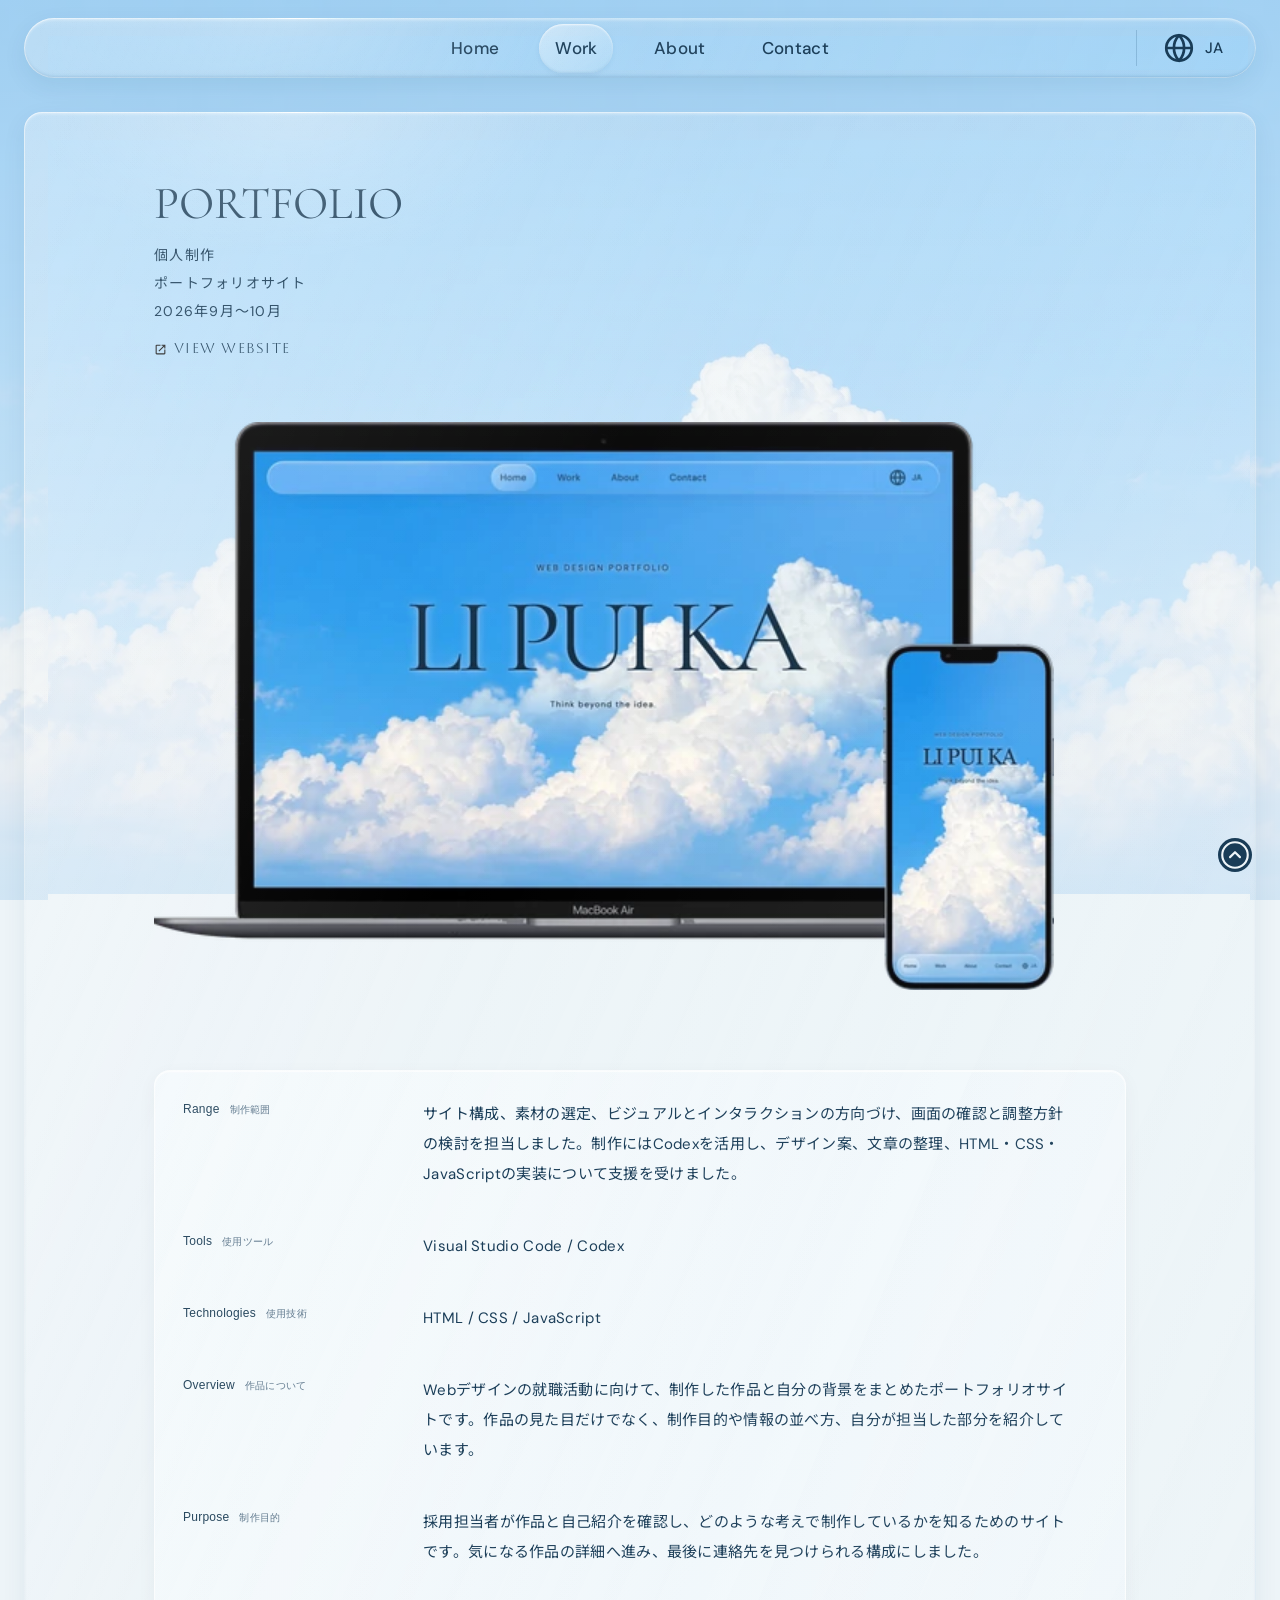
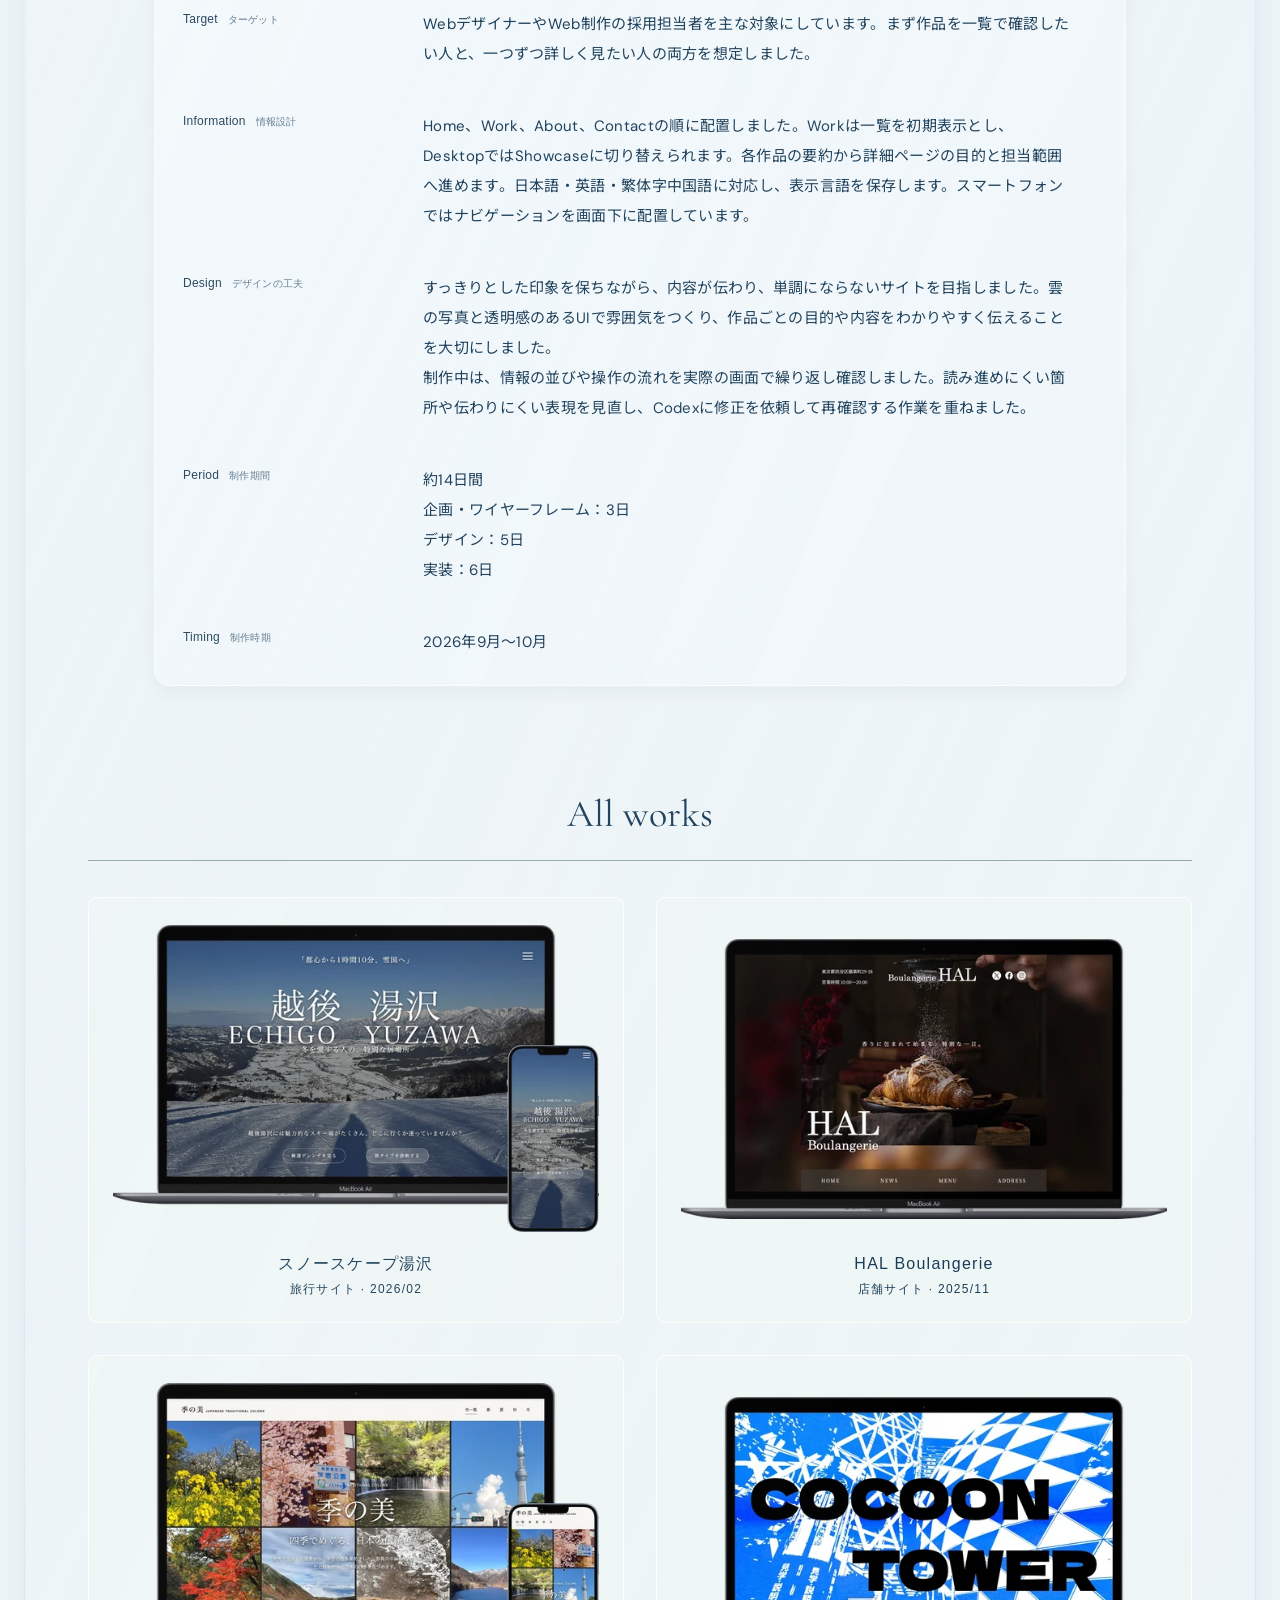
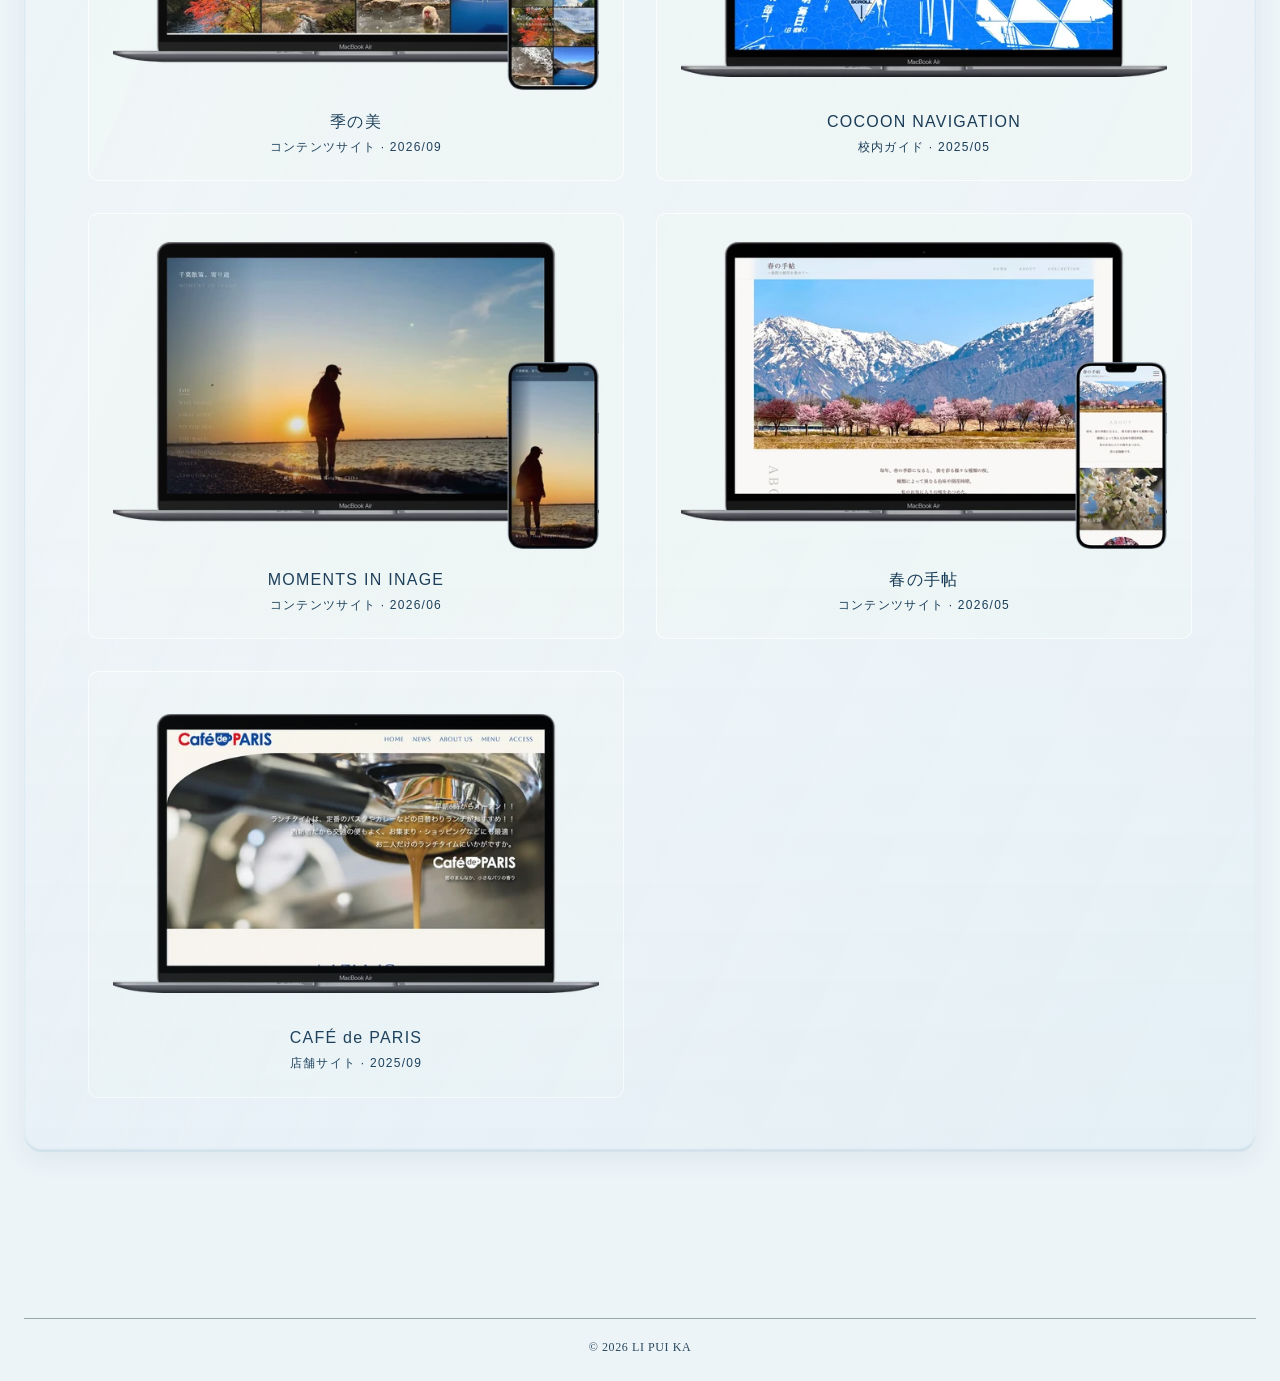
<file: work08.html>
<!doctype html>
<html lang="ja">
  <head>
    <meta charset="UTF-8"><meta name="viewport" content="width=device-width, initial-scale=1.0"><meta name="description" content="Webデザインの就職活動に向けて、制作した作品と自分の背景をまとめたポートフォリオサイトです。作品の見た目だけでなく、制作目的や情報の並べ方、自分が担当した部分を紹介しています。"><title>PORTFOLIO | LI PUI KA</title>
    <link rel="icon" href="data:image/svg+xml,%3Csvg xmlns='http://www.w3.org/2000/svg' viewBox='0 0 64 64'%3E%3Crect width='64' height='64' rx='8' fill='%231d1d1d'/%3E%3Ctext x='32' y='40' text-anchor='middle' font-family='serif' font-size='25' fill='white'%3EKA%3C/text%3E%3C/svg%3E"><link rel="preconnect" href="https://fonts.googleapis.com"><link rel="preconnect" href="https://fonts.gstatic.com" crossorigin><link href="https://fonts.googleapis.com/css2?family=Aboreto&amp;family=DM+Sans:wght@400..500&amp;family=Noto+Sans+JP:wght@400;500;600&amp;family=Cormorant+Garamond:wght@400;500;600&amp;display=swap" rel="stylesheet"><link rel="stylesheet" href="css/style.css?v=20261015-audit-fixes"><link rel="stylesheet" href="css/responsive.css?v=20261015-audit-fixes"><link rel="stylesheet" href="css/work.css?v=20261015-audit-fixes">        <script src="js/translations.js?v=20261015-audit-fixes" defer></script><script src="js/language.js?v=20261015-backtop" defer></script><script src="js/main.js?v=20261015-backtop" defer></script><script src="js/work-detail.js?v=20261015-backtop" defer></script>
  <script src="js/design-zoom.js?v=20261015-backtop" defer></script><link rel="stylesheet" href="css/review.css?v=20261015-backtop"><link rel="stylesheet" href="css/dreamcore.css?v=20261016-single-fade"></head>
  <body class="work-detail-page" data-project-id="08">
    <a class="skip-link" href="#main" data-i18n="ui.skip" data-i18n-lang="en" lang="en">Skip to main content</a><header class="site-header" data-header><nav class="site-nav" aria-label="メインナビゲーション" data-i18n-aria-label="ui.nav"><a class="nav-link" href="index.html#home" lang="en">Home</a><a class="nav-link is-active" href="index.html#work" aria-current="page" data-i18n="ui.work" data-i18n-lang="en" lang="en">Work</a><a class="nav-link" href="index.html#about" data-i18n="ui.about" data-i18n-lang="en" lang="en">About</a><a class="nav-link" href="index.html#contact" data-i18n="ui.contact" data-i18n-lang="en" lang="en">Contact</a></nav><div class="header-tools"><div class="language-picker"><button class="language-indicator" type="button" aria-label="表示言語を選ぶ" aria-expanded="false" aria-controls="language-options" data-language-toggle><svg viewBox="0 0 24 24" aria-hidden="true"><circle cx="12" cy="12" r="8.5"/><path d="M3.8 12h16.4M12 3.5c2.2 2.3 3.4 5.2 3.4 8.5S14.2 18.2 12 20.5C9.8 18.2 8.6 15.3 8.6 12S9.8 5.8 12 3.5Z"/></svg><span class="language-code" aria-hidden="true">JA</span></button><div class="language-options" id="language-options" role="group" aria-label="表示言語を選ぶ" hidden><button type="button" data-language-option="ja" lang="ja" aria-pressed="true">日本語</button><button type="button" data-language-option="en" lang="en" aria-pressed="false">English</button><button type="button" data-language-option="zh-Hant" lang="zh-Hant" aria-pressed="false">繁體中文</button></div></div></div></header>
    <main id="main" class="work-detail-main"><article><header class="detail-hero detail-shell"><div class="detail-heading"><h1>PORTFOLIO</h1><p data-i18n="project.08.type">個人制作</p><p data-i18n="project.08.category">ポートフォリオサイト</p><p data-i18n="project.08.date">2026年9月～10月</p><a class="project-live-link" href="/Portfolio/" target="_blank" rel="noopener noreferrer" aria-label="Visit the portfolio website (opens in a new tab)"><img src="image/open_in_new_24dp_1F1F1F_FILL0_wght400_GRAD0_opsz24.svg" alt=""><span data-i18n="ui.website" data-i18n-lang="en" lang="en">View website</span></a></div><img class="detail-hero-image" src="image/optimized/mockup08-v3-1600.webp?v=20261015-backtop" srcset="image/optimized/mockup08-v3-600.webp?v=20261015-backtop 600w, image/optimized/mockup08-v3-960.webp?v=20261015-backtop 960w, image/optimized/mockup08-v3-1600.webp?v=20261015-backtop 1600w" alt="Portfolio website displayed on a laptop and phone"  sizes="(max-width: 620px) calc(100vw - 20px), (max-width: 820px) calc(100vw - 56px), (max-width: 1100px) calc(100vw - 84px), 900px" width="1600" height="1012" decoding="async" data-project-image></header>
      <section class="project-information detail-shell" aria-labelledby="project-information-title">
        <h2 class="visually-hidden" id="project-information-title" data-i18n="ui.projectInfo" data-i18n-lang="en" lang="en">Project information</h2>
        <dl class="project-facts">
          <div class="project-fact">
            <dt><span data-i18n="ui.production" data-i18n-lang="en" lang="en">Range</span><small class="project-field-translation" data-i18n="ui.fieldTranslation.production">制作範囲</small></dt>
<dd data-i18n="project.08.production">サイト構成、素材の選定、ビジュアルとインタラクションの方向づけ、画面の確認と調整方針の検討を担当しました。制作にはCodexを活用し、デザイン案、文章の整理、HTML・CSS・JavaScriptの実装について支援を受けました。</dd>
          </div>
          <div class="project-fact">
            <dt><span data-i18n="ui.tools" data-i18n-lang="en" lang="en">Tools</span><small class="project-field-translation" data-i18n="ui.fieldTranslation.tools">使用ツール</small></dt>
<dd>Visual Studio Code / Codex</dd>
          </div>
          <div class="project-fact">
            <dt><span data-i18n="ui.technologies" data-i18n-lang="en" lang="en">Technologies</span><small class="project-field-translation" data-i18n="ui.fieldTranslation.technologies">使用技術</small></dt>
<dd>HTML / CSS / JavaScript</dd>
          </div>
          <div class="project-fact">
            <dt><span data-i18n="ui.overview" data-i18n-lang="en" lang="en">Overview</span><small class="project-field-translation" data-i18n="ui.fieldTranslation.overview">作品について</small></dt>
<dd data-i18n="project.08.overview">Webデザインの就職活動に向けて、制作した作品と自分の背景をまとめたポートフォリオサイトです。作品の見た目だけでなく、制作目的や情報の並べ方、自分が担当した部分を紹介しています。</dd>
          </div>
          <div class="project-fact">
            <dt><span data-i18n="ui.purpose" data-i18n-lang="en" lang="en">Purpose</span><small class="project-field-translation" data-i18n="ui.fieldTranslation.purpose">制作目的</small></dt>
<dd data-i18n="project.08.purpose">採用担当者が作品と自己紹介を確認し、どのような考えで制作しているかを知るためのサイトです。気になる作品の詳細へ進み、最後に連絡先を見つけられる構成にしました。</dd>
          </div>
          <div class="project-fact">
            <dt><span data-i18n="ui.target" data-i18n-lang="en" lang="en">Target</span><small class="project-field-translation" data-i18n="ui.fieldTranslation.target">ターゲット</small></dt>
<dd data-i18n="project.08.target">WebデザイナーやWeb制作の採用担当者を主な対象にしています。まず作品を一覧で確認したい人と、一つずつ詳しく見たい人の両方を想定しました。</dd>
          </div>
          <div class="project-fact">
            <dt><span data-i18n="ui.information" data-i18n-lang="en" lang="en">Information</span><small class="project-field-translation" data-i18n="ui.fieldTranslation.information">情報設計</small></dt>
<dd data-i18n="project.08.information">Home、Work、About、Contactの順に配置しました。Workは一覧を初期表示とし、DesktopではShowcaseに切り替えられます。各作品の要約から詳細ページの目的と担当範囲へ進めます。日本語・英語・繁体字中国語に対応し、表示言語を保存します。スマートフォンではナビゲーションを画面下に配置しています。</dd>
          </div>
          <div class="project-fact">
            <dt><span data-i18n="ui.design" data-i18n-lang="en" lang="en">Design</span><small class="project-field-translation" data-i18n="ui.fieldTranslation.design">デザインの工夫</small></dt>
<dd data-i18n="project.08.design">すっきりとした印象を保ちながら、内容が伝わり、単調にならないサイトを目指しました。雲の写真と透明感のあるUIで雰囲気をつくり、作品ごとの目的や内容をわかりやすく伝えることを大切にしました。<br>制作中は、情報の並びや操作の流れを実際の画面で繰り返し確認しました。読み進めにくい箇所や伝わりにくい表現を見直し、Codexに修正を依頼して再確認する作業を重ねました。</dd>
          </div>
          <div class="project-fact">
            <dt><span data-i18n="ui.period" data-i18n-lang="en" lang="en">Period</span><small class="project-field-translation" data-i18n="ui.fieldTranslation.period">制作期間</small></dt>
<dd data-i18n="project.08.period">約14日間<br>企画・ワイヤーフレーム：3日<br>デザイン：5日<br>実装：6日</dd>
          </div>
          <div class="project-fact">
            <dt><span data-i18n="ui.timing" data-i18n-lang="en" lang="en">Timing</span><small class="project-field-translation" data-i18n="ui.fieldTranslation.timing">制作時期</small></dt>
<dd data-i18n="project.08.date">2026年9月～10月</dd>
          </div>
        </dl>
      </section><section class="all-works" aria-labelledby="all-works-title"><div class="all-works-heading"><h2 id="all-works-title" data-i18n="ui.allWorks" data-i18n-lang="en" lang="en">All works</h2></div><div class="all-works-grid" data-all-works></div></section></article><a class="back-to-top" href="#main" aria-label="ページの先頭へ戻る" data-i18n-aria-label="ui.backTop"><svg viewBox="0 0 24 24" aria-hidden="true"><circle cx="12" cy="12" r="9"/><path d="m8.5 13.5 3.5-3.5 3.5 3.5"/></svg></a></main><footer class="site-footer"><p>© 2026 LI PUI KA</p></footer>
    <script src="js/glass-highlight.js?v=20261016-fuller-nav-pill" defer></script>
  <script src="js/work-reveal.js?v=20261016-single-fade" defer></script>
</body>
</html>
</file>
<file: css/style.css>
@charset "UTF-8";

:root {
  --bg: #ffffff;
  --text: #202020;
  --muted: #5e5e5e;
  --line: #8a8a8a;
  --header-height: 116px;
  --section-title-height: 72px;
  --page-padding: clamp(30px, 5vw, 74px);
  color-scheme: light;
}

*,
*::before,
*::after {
  box-sizing: border-box;
}

html {
  scroll-behavior: smooth;
  scroll-padding-top: var(--header-height);
}

body {
  margin: 0;
  overflow-x: hidden;
  background: var(--bg);
  color: var(--text);
  font-family: "DM Sans", Arial, sans-serif;
  font-size: 14px;
  line-height: 1.8;
  transition: background-color 240ms ease, color 240ms ease;
}

a {
  color: inherit;
}

.site-loader {
  display: none;
  position: fixed;
  inset: 0;
  z-index: 1000;
  place-items: center;
  background: var(--bg);
  color: var(--text);
  transition: opacity 400ms ease;
}

.is-loading { overflow: hidden; }
.is-loading .site-loader { display: grid; }
.site-loader.is-leaving { opacity: 0; }

.site-loader-content { text-align: center; padding: 24px; }
.site-loader-name {
  display: block;
  font-family: "Aboreto", Georgia, serif;
  font-size: clamp(25px, 3vw, 40px);
  letter-spacing: .24em;
  padding-left: .24em;
  animation: loader-enter 700ms ease both;
}
.site-loader-caption {
  display: block;
  margin-top: 16px;
  color: var(--muted);
  font-size: 10px;
  letter-spacing: .2em;
  animation: loader-enter 700ms 100ms ease both;
}
.site-loader-line {
  display: block;
  width: 120px;
  height: 1px;
  margin: 28px auto 0;
  background: var(--text);
  transform-origin: left;
  animation: loader-line 900ms cubic-bezier(.22, .61, .36, 1) both;
}
@keyframes loader-enter {
  from { opacity: 0; transform: translateY(8px); }
  to { opacity: 1; transform: translateY(0); }
}
@keyframes loader-line {
  from { transform: scaleX(0); }
  to { transform: scaleX(1); }
}
@media (prefers-reduced-motion: reduce) {
  .site-loader { display: none !important; }
  .is-loading { overflow: visible; }
}

button,
a {
  -webkit-tap-highlight-color: transparent;
}

button {
  color: inherit;
}

img {
  display: block;
  max-width: 100%;
  height: auto;
}

.visually-hidden {
  position: absolute;
  width: 1px;
  height: 1px;
  overflow: hidden;
  clip: rect(0 0 0 0);
  clip-path: inset(50%);
  white-space: nowrap;
}

.skip-link {
  position: fixed;
  z-index: 1000;
  top: 10px;
  left: 10px;
  padding: 8px 12px;
  translate: 0 -160%;
  background: var(--text);
  color: var(--bg);
  font-weight: 700;
}

.skip-link:focus {
  translate: 0;
}

:focus-visible {
  outline: 2px solid currentColor;
  outline-offset: 5px;
}

.site-header {
  position: fixed;
  z-index: 100;
  top: 0;
  left: 0;
  display: grid;
  grid-template-columns: minmax(180px, 1fr) auto minmax(180px, 1fr);
  align-items: center;
  width: 100%;
  height: var(--header-height);
  padding: 0 var(--page-padding);
  background: color-mix(in srgb, var(--bg) 94%, transparent);
  backdrop-filter: blur(10px);
}

.site-logo,
.site-nav a,
.section-title,
.hero-copy h1 {
  font-family: "Aboreto", Georgia, serif;
  font-weight: 400;
}

.site-logo {
  justify-self: start;
  text-decoration: none;
  font-size: 27px;
  letter-spacing: .18em;
  white-space: nowrap;
}

.site-nav {
  display: flex;
  align-items: center;
  justify-content: center;
  gap: clamp(58px, 8vw, 118px);
}

.site-nav a {
  position: relative;
  padding: 12px 0;
  text-decoration: none;
  font-size: 18px;
  letter-spacing: .13em;
}

.site-nav a::after {
  content: "";
  position: absolute;
  right: 0;
  bottom: 5px;
  left: 0;
  height: 1px;
  scale: 0 1;
  background: currentColor;
  transform-origin: center;
  transition: scale 180ms ease;
}

.site-nav a:hover::after,
.site-nav a.is-active::after {
  scale: 1 1;
}

.header-tools {
  display: flex;
  align-items: center;
  justify-self: end;
  gap: 28px;
}

.language-indicator {
  display: grid;
  width: 44px;
  height: 44px;
  padding: 10px;
  border: 0;
  background: transparent;
  color: inherit;
  cursor: pointer;
  place-items: center;
}

.language-indicator svg {
  width: 100%;
  height: 100%;
  fill: none;
  stroke: currentColor;
  stroke-linecap: round;
  stroke-linejoin: round;
  stroke-width: 1.8;
}

main {
  padding-top: var(--header-height);
}

.page-section {
  position: relative;
  z-index: 1;
  padding-inline: var(--page-padding);
  background: var(--bg);
}

.section-title {
  margin: 0;
  font-size: 26px;
  letter-spacing: .09em;
}

.hero {
  --hero-intro-scale: 1.04;
  --hero-intro-offset: 16px;
  position: relative;
  z-index: 0;
  top: 0;
  height: 100svh;
  min-height: 520px;
  overflow: hidden;
}

.hero-image {
  width: 100%;
  height: 100%;
  object-fit: cover;
  object-position: center 58%;
  filter: saturate(1.18) contrast(1.08);
}

.hero-copy {
  position: absolute;
  z-index: 1;
  top: 35.5%;
  left: 30.6%;
  width: clamp(290px, 31.2vw, 520px);
  color: rgba(255, 255, 255, .6);
  text-align: left;
  text-shadow: none;
}

.hero-copy h1 {
  margin: 0;
  font-family: "Abhaya Libre", Georgia, serif;
  font-size: clamp(32px, 3.1vw, 48px);
  font-weight: 800;
  line-height: .96;
  letter-spacing: -.02em;
}

.hero-copy p {
  margin: 0;
  font-family: "Hiragino Kaku Gothic ProN", "Yu Gothic", Meiryo, sans-serif;
  font-size: clamp(10px, .975vw, 14px);
  text-align: right;
  font-weight: 400;
  line-height: 1.45;
  letter-spacing: .02em;
}

.hero-copy-line {
  display: block;
}

@keyframes hero-photo-intro {
  from { opacity: 0; transform: scale(var(--hero-intro-scale)); }
  to { opacity: 1; transform: scale(var(--hero-rest-scale, 1)); }
}

@keyframes hero-copy-intro {
  from {
    opacity: 0;
    transform: translateY(var(--hero-intro-offset));
  }
  to {
    opacity: 1;
    transform: translateY(0);
  }
}

@media (prefers-reduced-motion: no-preference) {
  .has-hero-exit .hero {
    position: sticky;
    top: 0;
    z-index: 0;
    transform: scale(var(--hero-exit-scale, 1));
    opacity: var(--hero-exit-opacity, 1);
    transform-origin: center top;
  }

  .has-hero-exit .hero.is-exiting { pointer-events: none; }

  .is-loading .hero:not(.is-intro-ready) .hero-image,
  .is-loading .hero:not(.is-intro-ready) .hero-title-line,
  .is-loading .hero:not(.is-intro-ready) .hero-copy-line {
    opacity: 0;
  }

  .hero.is-intro-ready .hero-image {
    animation: hero-photo-intro 2s cubic-bezier(.22, .61, .36, 1) backwards;
  }

  .hero.is-intro-ready .hero-title-line,
  .hero.is-intro-ready .hero-copy-line {
    animation: hero-copy-intro 1.2s cubic-bezier(.22, .61, .36, 1) backwards;
  }

  .hero.is-intro-ready .hero-title-line:first-child {
    animation-delay: 1s;
  }

  .hero.is-intro-ready .hero-title-line:last-child {
    animation-delay: 1.2s;
  }

  .hero.is-intro-ready .hero-copy-line {
    animation-delay: 1.45s;
  }
}

@media (min-width: 821px) and (hover: hover) and (pointer: fine) and (prefers-reduced-motion: no-preference) {
  .hero {
    --hero-rest-scale: 1.025;
    --hero-intro-scale: 1.065;
  }

  .hero-image {
    transform: scale(var(--hero-rest-scale));
    translate: var(--hero-pointer-x, 0px) var(--hero-pointer-y, 0px);
    transition: translate 400ms ease-out;
  }
}

@media (max-width: 620px) {
  .hero {
    --hero-intro-scale: 1.02;
    --hero-intro-offset: 8px;
  }
}

.work-section {
  position: relative;
  padding-top: 0;
  overflow-anchor: none;
}

.page-section > .section-title {
  position: sticky;
  z-index: 5;
  top: calc(var(--header-height) - 1px);
  display: flex;
  width: auto;
  min-height: var(--section-title-height);
  margin-inline: calc(0px - var(--page-padding));
  padding-inline: var(--page-padding);
  align-items: center;
  background: color-mix(in srgb, var(--bg) 94%, transparent);
  -webkit-backdrop-filter: blur(10px);
  backdrop-filter: blur(10px);
}

.work-scroll {
  position: relative;
  margin-top: 0;
}

.work-stage {
  position: sticky;
  z-index: 2;
  top: calc(var(--header-height) + var(--section-title-height) - 1px);
  display: flex;
  flex-direction: column;
  align-items: center;
  /* Keep oversized content below the sticky section heading. */
  justify-content: flex-start;
  justify-content: safe center;
  height: calc(100vh - var(--header-height) - var(--section-title-height) + 1px);
  min-height: 560px;
  background: transparent;
}

.project-pagination {
  display: flex;
  flex: 0 0 auto;
  gap: 23px;
  margin: 0 0 12px;
}

.works-overview-toggle {
  flex: 0 0 auto;
  min-height: 44px;
  margin-bottom: 8px;
  border: 0;
  padding: 10px 14px;
  background: transparent;
  font-family: "Helvetica Neue", Helvetica, sans-serif;
  font-size: 11px;
  font-weight: 700;
  letter-spacing: .1em;
  text-decoration: underline;
  text-underline-offset: 5px;
  cursor: pointer;
}

.works-overview[hidden],
.works-overview-toggle[hidden] {
  display: none;
}

.work-section.is-overview .work-stage {
  position: relative;
  top: auto;
  height: auto;
  min-height: 0;
  padding-block: 24px 80px;
}

.work-section.is-overview .project-pagination,
.work-section.is-overview .project-visuals,
.work-section.is-overview .project-caption,
.work-section.is-overview .work-steps {
  display: none;
}

.work-section.is-overview .work-scroll {
  margin-top: 0;
}

.works-overview {
  display: grid;
  grid-template-columns: repeat(3, minmax(0, 1fr));
  gap: 40px 28px;
  width: min(1200px, 100%);
  margin-top: 28px;
}

.works-overview-card {
  display: block;
  text-decoration: none;
}

.works-overview-card img {
  width: 100%;
  aspect-ratio: 1.55;
  padding: 16px;
  background: color-mix(in srgb, var(--text) 8%, var(--bg));
  object-fit: contain;
  transition: background-color 180ms ease;
}

.works-overview-card:hover img,
.works-overview-card:focus-visible img {
  background: color-mix(in srgb, var(--text) 14%, var(--bg));
}

.works-overview-card strong,
.works-overview-card small {
  display: block;
}

.works-overview-card strong {
  margin-top: 14px;
  font-size: 13px;
  letter-spacing: .04em;
}

.works-overview-card small {
  margin-top: 4px;
  color: var(--muted);
  font-size: 12px;
}

@media (max-width: 820px) {
  .works-overview {
    grid-template-columns: repeat(2, minmax(0, 1fr));
  }
}

@media (max-width: 620px) {
  .works-overview {
    grid-template-columns: 1fr;
    gap: 32px;
  }
}

.project-number {
  position: relative;
  border: 0;
  padding: 5px 0;
  background: transparent;
  color: var(--muted);
  -webkit-text-fill-color: currentColor;
  font-family: "DM Sans", Arial, sans-serif;
  font-size: 14px;
  font-weight: 700;
  letter-spacing: .03em;
  cursor: pointer;
}

.project-number::after {
  content: "";
  position: absolute;
  right: 0;
  bottom: 0;
  left: 0;
  height: 2px;
  scale: 0 1;
  background: currentColor;
}

.project-number.is-active {
  color: var(--text);
}

.project-number.is-active::after {
  scale: 1 1;
}

.project-visuals {
  --card-width: min(760px, 61vw);
  --side-shift: min(410px, 31vw);
  --exit-shift: min(700px, 52vw);
  position: relative;
  flex: 0 0 auto;
  width: min(1180px, 92vw);
  height: min(481px, 38.6vw, calc(100vh - var(--header-height) - var(--section-title-height) - 119px));
}

.project-card {
  position: absolute;
  top: 50%;
  left: 50%;
  display: grid;
  width: var(--card-width);
  height: 100%;
  border: 0;
  padding: 0;
  place-items: center;
  background: transparent;
  cursor: pointer;
  opacity: .5;
  scale: .52;
  translate: -50% -50%;
  transition: opacity 520ms ease, scale 520ms ease, translate 520ms cubic-bezier(.22, .75, .22, 1);
}

.project-card img {
  width: auto;
  max-width: 100%;
  height: auto;
  max-height: 100%;
  object-fit: contain;
}

.project-card--main {
  z-index: 2;
  cursor: default;
  opacity: 1;
  scale: 1;
  translate: -50% -50%;
}

.project-card--main[href] {
  cursor: pointer;
}

.project-card--previous,
.project-card--next {
  z-index: 1;
  pointer-events: none;
}

.project-card--previous {
  translate: calc(-50% - var(--side-shift)) -50%;
}

.project-card--next {
  translate: calc(-50% + var(--side-shift)) -50%;
}

.project-card--exit-left {
  z-index: 0;
  opacity: 0;
  scale: .4;
  translate: calc(-50% - var(--exit-shift)) -50%;
  pointer-events: none;
}

.project-card--exit-right {
  z-index: 0;
  opacity: 0;
  scale: .4;
  translate: calc(-50% + var(--exit-shift)) -50%;
  pointer-events: none;
}

.project-card.is-resetting {
  transition: none;
}

.project-side-control {
  position: absolute;
  z-index: 3;
  top: 50%;
  width: max(110px, calc((100% - var(--card-width)) / 2));
  height: 68%;
  border: 0;
  padding: 0;
  translate: 0 -50%;
  background: transparent;
  cursor: pointer;
}

.project-side-control--previous {
  left: 0;
}

.project-side-control--next {
  right: 0;
}

.project-card--main img {
  transition: transform 240ms ease;
}

.project-card--main:hover img {
  transform: scale(1.012);
}

.project-caption {
  position: relative;
  z-index: 4;
  margin-top: 12px;
  text-align: center;
}

.project-caption h3,
.project-caption p,
.profile figcaption,
.profile-details h3 {
  font-family: "Helvetica Neue", Helvetica, sans-serif;
  font-weight: 700;
}

.project-caption h3 {
  margin: 0;
  font-size: 12px;
  letter-spacing: .19em;
}

.project-caption p {
  margin: 22px 0 0;
  font-size: 10px;
  letter-spacing: .13em;
}

.work-steps {
  position: relative;
  z-index: 1;
  margin-top: calc(-100vh + var(--header-height) + var(--section-title-height) - 1px);
  padding-bottom: 68px;
}

.work-step {
  height: 66vh;
  min-height: 440px;
}

.about-section {
  padding-top: 0;
  padding-bottom: 160px;
}

.about-layout {
  display: grid;
  grid-template-columns: 400px minmax(0, 1fr);
  column-gap: clamp(70px, 8vw, 120px);
  row-gap: 92px;
  max-width: 1250px;
  margin: 70px auto 0;
}

.profile {
  align-self: start;
  margin: 0;
  text-align: center;
}

.profile img {
  width: 400px;
  aspect-ratio: 1;
  margin-inline: auto;
  border-radius: 50%;
  object-fit: cover;
  object-position: center 50%;
}

.profile figcaption {
  display: flex;
  flex-direction: column;
  gap: 12px;
  margin-top: 34px;
  font-size: 10px;
  line-height: 1.4;
  letter-spacing: .03em;
}

.profile figcaption strong {
  font-weight: 700;
}

.about-content {
  max-width: 720px;
}

.about-tagline {
  grid-column: 1 / -1;
  justify-self: end;
  max-width: 100%;
  margin: 0;
  text-align: center;
  color: var(--text);
  font-family: "Aboreto", Georgia, serif;
  font-size: 16px;
  letter-spacing: .04em;
}

.bio {
  font-size: 14px;
  line-height: 2.05;
}

.bio p {
  margin: 0 0 27px;
}

.profile-details {
  display: grid;
  grid-template-columns: repeat(2, minmax(0, 1fr));
  column-gap: 80px;
  row-gap: 46px;
  margin-top: 60px;
}

.profile-details h3 {
  margin: 0 0 14px;
  text-transform: uppercase;
  font-size: 11px;
  letter-spacing: .04em;
}

.profile-details p {
  margin: 0;
  font-size: 13px;
  line-height: 2.15;
}

.contact-section {
  position: relative;
  min-height: max(720px, calc(100vh - var(--header-height) - 58px));
  padding-top: 0;
  padding-bottom: 100px;
}

.email-link {
  display: inline-block;
  margin-top: 163px;
  text-decoration: none;
  font-family: "Helvetica Neue", Helvetica, sans-serif;
  font-size: clamp(50px, 6.1vw, 92px);
  font-weight: 700;
  line-height: 1.08;
  letter-spacing: -.055em;
}

.email-text { display: inline-block; }
.email-text.is-reveal-pending { opacity: 0; }
@media (prefers-reduced-motion: reduce) {
  .email-text.is-reveal-pending { opacity: 1; }
}

.email-link::after {
  content: "";
  display: block;
  height: 3px;
  scale: 0 1;
  margin-top: 8px;
  background: currentColor;
  transform-origin: left;
  transition: scale 220ms ease;
}

.email-link:hover::after,
.email-link:focus-visible::after {
  scale: 1 1;
}

.social-links {
  display: flex;
  gap: 140px;
  margin-top: 64px;
}

.social-links a {
  position: relative;
  display: block;
  width: 37px;
  height: 37px;
  transition: color 150ms ease, transform 150ms ease;
}

.social-links a:hover {
  transform: translateY(-3px);
}

.social-links a:nth-child(1):hover {
  color: #D238AF;
}

.social-links a:nth-child(2):hover {
  color: #0470AE;
}

.social-links a:nth-child(3):hover {
  color: #8700BA;
}

.social-icon {
  display: block;
  width: 100%;
  height: 100%;
  object-fit: contain;
  filter: brightness(0);
}
.social-icon { transition: opacity 150ms ease; }
.social-hover-icon {
  position: absolute;
  inset: 0;
  width: 100%;
  height: 100%;
  object-fit: contain;
  opacity: 0;
  transition: opacity 150ms ease;
}
.social-links a:is(:hover, :focus-visible) .social-icon { opacity: 0; }
.social-links a:is(:hover, :focus-visible) .social-hover-icon { opacity: 1; }


.lets-talk {
  position: absolute;
  right: var(--page-padding);
  bottom: 34px;
  margin: 0;
  font-family: "Helvetica Neue", Helvetica, sans-serif;
  font-size: 31px;
  font-weight: 700;
}

.site-footer {
  margin-inline: var(--page-padding);
  border-top: 1px solid var(--line);
  padding: 18px 0 22px;
  text-align: center;
}

.site-footer p {
  margin: 0;
  color: var(--muted);
  font-family: Georgia, serif;
  font-size: 12px;
  letter-spacing: .05em;
}

@media (prefers-reduced-motion: reduce) {
  .hero {
    position: relative;
    top: auto;
  }

  html {
    scroll-behavior: auto;
  }

  *,
  *::before,
  *::after {
    scroll-behavior: auto !important;
    transition-duration: .01ms !important;
    animation-duration: .01ms !important;
    animation-iteration-count: 1 !important;
  }
}

/* Liquid-glass language picker, shared by Home and work details. */
.language-picker { position: relative; }
.language-picker [data-language-toggle] {
  border-radius: 50%;
  background: color-mix(in srgb, var(--bg) 38%, transparent);
  border: 1px solid color-mix(in srgb, currentColor 18%, transparent);
  box-shadow: inset 0 1px 1px #ffffff70, 0 3px 12px #00000008;
  -webkit-backdrop-filter: blur(12px) saturate(160%);
  backdrop-filter: blur(12px) saturate(160%);
  transition: background 180ms ease, box-shadow 180ms ease;
}
.language-picker [data-language-toggle]:hover,
.language-picker [data-language-toggle][aria-expanded="true"] {
  background: color-mix(in srgb, var(--bg) 60%, transparent);
  box-shadow: inset 0 1px 2px #ffffff90, 0 4px 16px #00000012;
}
.language-options {
  position: absolute;
  top: calc(100% + 12px);
  right: 0;
  width: 160px;
  padding: 8px;
  border-radius: 16px;
  color: var(--text);
  background: linear-gradient(135deg, #ffffff12, #ffffff03), color-mix(in srgb, var(--bg) 12%, transparent);
  border: 1px solid color-mix(in srgb, var(--text) 12%, transparent);
  box-shadow: inset 0 1px 1px #ffffff35, 0 8px 24px #00000012;
  -webkit-backdrop-filter: blur(20px) saturate(180%);
  backdrop-filter: blur(20px) saturate(180%);
  transform-origin: top right;
  animation: language-glass-in 200ms ease-out;
}
.language-options[hidden] { display: none; }
.language-options button {
  display: flex;
  align-items: center;
  gap: 10px;
  width: 100%;
  min-height: 44px;
  padding: 10px 12px;
  border: 1px solid transparent;
  border-radius: 10px;
  background: transparent;
  color: inherit;
  text-align: left;
  font: inherit;
  cursor: pointer;
  transition: background 160ms ease, border-color 160ms ease;
}
.language-options button:hover {
  background: color-mix(in srgb, var(--text) 7%, transparent);
}
.language-options button[aria-pressed="true"] {
  background: color-mix(in srgb, var(--text) 6%, transparent);
  border-color: transparent;
  box-shadow: none;
  font-weight: 600;
}
.language-picker button:focus-visible {
  outline: 2px solid currentColor;
  outline-offset: 3px;
}
.language-options button::before {
  content: "";
  flex: 0 0 4px;
  height: 4px;
  border-radius: 50%;
  background: currentColor;
  opacity: 0;
}
.language-options button[aria-pressed="true"]::before { opacity: .8; }
.site-header.is-over-hero .language-picker [data-language-toggle] {
  background: #ffffff16;
  border-color: #ffffff50;
}
@keyframes language-glass-in {
  from { opacity: 0; transform: translateY(-4px) scale(.97); }
  to { opacity: 1; transform: translateY(0) scale(1); }
}
@supports not ((backdrop-filter: blur(1px)) or (-webkit-backdrop-filter: blur(1px))) {
  .language-options { background: var(--bg); }
}
@media (prefers-reduced-motion: reduce) {
  .language-options { animation: none; }
  .language-picker button { transition: none; }
}
html:not([lang="en"]) body { font-family: "DM Sans", "Hiragino Kaku Gothic ProN", "Yu Gothic", "PingFang TC", "Microsoft JhengHei", sans-serif; }
html:not([lang="en"]) .detail-heading p { font-family: inherit; }

.profile-name {
  margin: 18px 0 28px;
  font-size: 26px;
  font-weight: 700;
  letter-spacing: .06em;
  line-height: 1.5;
}
.profile-name span { font-size: .65em; white-space: nowrap; }
.profile-name:has(+ .profile-role) { margin-bottom: 8px; }
.profile-role {
  margin: 0 0 28px;
  font-size: 14px;
  font-weight: 400;
  line-height: 1.7;
}
.profile-details h3::before { content: "•"; margin-right: 9px; }
.profile-interests { align-items: center; }
.profile-origin,
.profile-interests-title,
.profile-tags li {
  padding: 6px 10px;
  border: 1px solid currentColor;
  border-radius: 8px;
}
.profile-origin { margin: 0 0 4px; }
.profile-interests-title { width: 160px; max-width: 100%; margin: 0; }
.profile-tags {
  display: flex;
  flex-wrap: wrap;
  justify-content: center;
  gap: 8px;
  max-width: 260px;
  padding: 0;
  margin: 0;
  list-style: none;
}
.profile-tags li { font-size: 12px; line-height: 1.5; }

/* The Home header sits on the photo until Work reaches it. */
.home-page main { padding-top: 0; }
.hero-title-line { display: block; white-space: nowrap; }
.hero-title-line:last-child { margin-left: 26%; }
.site-header.is-over-hero {
  background: transparent;
  backdrop-filter: none;
  color: #fff;
}
.site-header.is-over-hero .language-options { color: #fff; }
@media (max-width: 620px) {
  .site-header.is-over-hero .site-nav { color: var(--text); }
}
</file>
<file: css/responsive.css>
@charset "UTF-8";

@media (max-width: 1100px) {
  :root {
    --header-height: 96px;
    --page-padding: 42px;
  }

  .site-header {
    grid-template-columns: 1fr auto 1fr;
  }

  .site-logo {
    font-size: 22px;
  }

  .site-nav {
    gap: 48px;
  }

  .site-nav a {
    font-size: 15px;
  }

  .header-tools {
    gap: 18px;
  }

  .about-layout {
    grid-template-columns: 310px 1fr;
    column-gap: 70px;
  }

  .profile img {
    width: 290px;
  }

  .profile-details {
    column-gap: 40px;
  }
}

@media (max-width: 820px) {
  :root {
    --header-height: 82px;
    --section-title-height: 64px;
    --page-padding: 28px;
  }

  .site-header {
    grid-template-columns: auto 1fr auto;
  }

  .site-logo {
    font-size: 18px;
  }

  .site-nav {
    gap: 27px;
  }

  .site-nav a {
    font-size: 12px;
  }

  .header-tools {
    gap: 14px;
  }

  .hero {
    height: 100svh;
    min-height: 450px;
  }

  .hero-copy h1 {
    font-size: clamp(32px, 3.1vw, 48px);
  }

  .work-stage {
    min-height: 590px;
  }

  .work-scroll {
    margin-top: -105px;
  }

  .project-visuals {
    --card-width: min(700px, 72vw);
    --side-shift: min(320px, 29vw);
    width: 94vw;
    height: min(443px, 45.5vw);
  }

  .page-section > .section-title {
    top: calc(var(--header-height) - 1px);
  }

  .about-layout {
    grid-template-columns: 1fr;
    max-width: 670px;
  }

  .profile {
    justify-self: center;
  }

  .profile img {
    width: 340px;
  }

  .about-tagline {
    margin-bottom: 0;
  }

  .email-link {
    font-size: clamp(38px, 7.6vw, 60px);
  }
}

@media (max-width: 620px) {
  :root {
    --header-height: 72px;
    --section-title-height: 56px;
    --page-padding: 20px;
  }

  .site-header {
    grid-template-columns: 1fr auto;
    padding-inline: var(--page-padding);
    background: var(--bg);
    backdrop-filter: none;
  }

  .page-section > .section-title {
    background: var(--bg);
    -webkit-backdrop-filter: none;
    backdrop-filter: none;
  }

  .site-logo {
    font-size: 16px;
    letter-spacing: .13em;
  }

  .site-nav {
    position: fixed;
    z-index: 101;
    right: 0;
    bottom: 0;
    left: 0;
    justify-content: space-around;
    gap: 0;
    height: 58px;
    border-top: 1px solid color-mix(in srgb, var(--text) 18%, transparent);
    padding: 0 14px;
    background: color-mix(in srgb, var(--bg) 96%, transparent);
    backdrop-filter: blur(12px);
  }

  .site-nav a {
    display: grid;
    min-width: 72px;
    height: 100%;
    padding: 0;
    place-items: center;
    font-size: 11px;
  }

  .site-nav a::after {
    right: 16px;
    bottom: 8px;
    left: 16px;
  }

  .header-tools {
    grid-column: 2;
  }

  .hero {
    height: 100svh;
    min-height: 520px;
  }

  .hero-image {
    object-position: 54% center;
  }

  .hero-copy {
    top: 32%;
    left: 50%;
    width: min(84vw, 340px);
    transform: translateX(-50%);
  }

  .hero-copy h1 {
    font-size: clamp(26px, 7.4vw, 40px);
  }

  .hero-copy p {
    margin-top: 2px;
    font-size: 10px;
  }

  .section-title {
    font-size: 21px;
  }

  .page-section > .section-title {
    top: calc(var(--header-height) - 1px);
  }

  .work-section {
    padding-top: 0;
  }

  .work-scroll {
    margin-top: 0;
  }

  .work-stage {
    top: calc(var(--header-height) + var(--section-title-height) - 1px);
    justify-content: flex-start;
    height: calc(100vh - var(--header-height) - var(--section-title-height) - 57px);
    min-height: 500px;
    padding-top: 36px;
  }

  .project-pagination {
    gap: clamp(13px, 4.5vw, 24px);
    margin-bottom: 12px;
  }

  .project-number {
    font-size: 12px;
  }

  .project-visuals {
    --card-width: 100%;
    width: calc(100vw - 24px);
    height: min(360px, 47vh);
  }

  .project-card--previous,
  .project-card--next {
    display: none;
  }

  .project-side-control {
    display: none;
  }

  .project-caption {
    margin-top: 10px;
  }

  .project-caption h3 {
    font-size: 11px;
  }

  .project-caption p {
    margin-top: 14px;
  }

  .work-steps {
    margin-top: calc(-100vh + var(--header-height) + var(--section-title-height) + 57px);
  }

  .work-step {
    min-height: 410px;
  }

  .about-section {
    padding-top: 0;
    padding-bottom: 100px;
  }

  .about-layout {
    gap: 56px;
    margin-top: 60px;
  }

  .profile img {
    width: min(78vw, 330px);
  }

  .profile figcaption {
    margin-top: 26px;
  }

  .about-tagline {
    margin-bottom: 0;
    font-size: 13px;
    line-height: 1.8;
  }

  .bio {
    font-size: 13px;
    line-height: 1.9;
  }

  .bio br {
    display: none;
  }

  .profile-details {
    grid-template-columns: 1fr;
    gap: 34px;
    margin-top: 48px;
  }

  .contact-section {
    min-height: max(640px, calc(100svh - var(--header-height) - 58px));
    padding-top: 0;
    padding-bottom: 90px;
  }

  .email-link {
    max-width: 100%;
    margin-top: 118px;
    overflow-wrap: normal;
    font-size: clamp(22px, 7vw, 30px);
    letter-spacing: -.065em;
    white-space: nowrap;
  }

  .social-links {
    justify-content: space-between;
    gap: 0;
    max-width: 260px;
    margin-top: 52px;
  }

  .social-links a {
    width: 30px;
    height: 30px;
  }

  .lets-talk {
    right: var(--page-padding);
    bottom: 82px;
    font-size: 25px;
  }

  .site-footer {
    margin-bottom: 58px;
  }
}

@media (max-width: 350px) {

  .hero-copy h1 {
    font-size: 26px;
  }

  .project-pagination {
    gap: 13px;
  }

  .project-visuals {
    height: 300px;
  }

  .email-link {
    font-size: 22px;
  }
}

@media (max-width: 820px) {
  .about-layout { row-gap: 54px; }
  .about-content { width: 100%; }
  .profile-name { margin-top: 0; }
}
@media (max-width: 620px) {
  .profile-name { font-size: 24px; }
}

@media (max-width: 620px) {
  .hero-title-line:last-child { margin-left: 26%; }
}

/* Mobile Work is a normal overview list, without showcase scroll space. */
@media (max-width: 620px) {
  .work-section .work-stage {
    position: relative;
    top: auto;
    height: auto;
    min-height: 0;
    padding-block: 24px 80px;
  }

  .work-section .project-pagination,
  .work-section .project-visuals,
  .work-section .project-caption,
  .work-section .work-steps,
  .work-section .works-overview-toggle {
    display: none;
  }

  .work-section .works-overview {
    margin-top: 0;
  }
}
</file>
<file: css/review.css>
.project-summary { margin: 10px 0 0; max-width: 38ch; font-size: 15px; line-height: 1.7; color: var(--muted); }
.work-section.is-overview .work-stage { height: auto; }
.works-overview-card { border-radius: 6px; text-decoration: none; }

.works-overview-toggle { font-size: 13px; }
.bio, .profile-details p { font-size: 16px; }
.project-fact dd { font-size: 16px; line-height: 1.9; }
.detail-heading p, .project-live-link { font-size: 14px; }
.project-live-link { min-height: 44px; }
.design-zoom { display: block; width: 100%; padding: 0; border: 0; background: transparent; cursor: zoom-in; }
.design-zoom img { display: block; width: 100%; }
.design-dialog { width: min(1200px, calc(100% - 32px)); max-height: calc(100dvh - 32px); margin: auto; padding: 48px 16px 16px; border: 0; border-radius: 8px; background: var(--bg); color: var(--text); }
.design-dialog::backdrop { background: #000b; }
.design-dialog img { width: 100%; height: auto; }
.design-dialog button { position: sticky; top: 0; float: right; min-width: 44px; min-height: 44px; border: 1px solid var(--line); border-radius: 50%; background: var(--bg); color: var(--text); cursor: pointer; }
.decision-note { margin-top: 22px; font-size: 16px; line-height: 1.9; }
@media (max-width: 620px) { .final-design-mobile { width: 100%; max-width: 420px; } }
@media (prefers-reduced-motion: reduce) { html { scroll-behavior: auto; } .hero-work-link { transition: none; } }

.current-preview iframe { display: block; width: 100%; height: 720px; margin-top: 32px; border: 1px solid var(--line); border-radius: 12px; background: var(--bg); }

.current-preview > img { display: block; width: 100%; height: auto; margin-top: 32px; border: 1px solid var(--line); }
.final-design-grid { display: grid; gap: 36px; margin-top: 32px; }
.final-design-grid figure { margin: 0; min-width: 0; }
.final-design-grid figcaption { margin-bottom: 12px; color: var(--muted); font-size: 14px; }
.final-design-grid .final-design-mobile { width: min(100%, 420px); justify-self: center; }
</file>
<file: css/dreamcore.css>
/* Personal cloud Dreamcore: final styles, in cascade order. */
:root { --bg: #edf4f8; --text: #193c57; --muted: #29495f; --line: #92aaa3; }
body { isolation: isolate; background: var(--bg); }
body::before { content: ""; position: fixed; z-index: -2; inset: 0; background: linear-gradient(rgb(237 244 248 / 65%), rgb(237 244 248 / 80%)), url('../image/optimized/personal-cloud-sky.webp') center / cover; pointer-events: none; }
.site-header { top: 18px; border: 1px solid var(--glass-border); }
.language-options { background: var(--glass); border: 1px solid var(--glass-border); backdrop-filter: blur(22px); }
.dream-hero { position: relative; place-items: center; margin: 0; color: #163954; }
.dream-landscape { position: absolute; z-index: -2; inset: -2%; width: 104%; height: 104%; max-width: none; object-fit: cover; object-position: center; animation: dream-breathe 36s ease-in-out infinite alternate; }
.dream-hero::after { content: ""; position: absolute; z-index: -1; inset: 0; background: linear-gradient(rgb(236 247 245 / 18%), transparent 58%, rgb(24 65 99 / 8%)); pointer-events: none; }
.dream-heading { position: absolute; z-index: 0; width: 100%; padding-inline: 5%; text-align: center; }
.dream-heading h1 { margin: 0; font: 400 clamp(70px, 15vw, 230px)/.9 "Cormorant Garamond", Georgia, serif; letter-spacing: -.055em; white-space: nowrap; }
.dream-heading p { margin: 24px auto 0; font-size: 15px; letter-spacing: .1em; }
.dream-cloud { position: absolute; z-index: 1; top: 19%; left: 32%; width: 78%; height: auto; max-width: none; pointer-events: none; animation: cloud-drift 12s linear infinite alternate; }
@keyframes dream-breathe { from { transform: scale(1); } to { transform: scale(1.035) translateY(-.5%); } }
@keyframes cloud-drift { from { transform: translateX(-14%) translateY(1%); } to { transform: translateX(8%) translateY(-3%); } }
.home-page .page-section { width: min(1320px, calc(100% - 48px)); margin: 28px auto 0; padding: 54px; border: 1px solid var(--glass-border); border-radius: 18px; }
.home-page .page-section > .section-title, .home-page .section-heading > .section-title { position: relative; top: auto; min-height: 0; margin: 0 0 36px; padding: 0; background: transparent; backdrop-filter: none; font: 400 58px/1.1 "Cormorant Garamond", Georgia, serif; letter-spacing: -.025em; }
.work-section.is-overview .work-stage { padding: 0; align-items: stretch; }
.works-overview-toggle { align-self: flex-end; color: var(--muted); }
.works-overview { width: 100%; gap: 44px 30px; margin-top: 12px; }
.works-overview-card { border-radius: 0; background: transparent; padding-bottom: 22px; border-bottom: 1px solid color-mix(in srgb, var(--text) 18%, transparent); }
.works-overview-card img { border-radius: 8px; }
.works-overview-card strong { font-size: 16px; color: var(--text); }
.works-overview-card small { font-size: 12px; color: var(--muted); }
.project-summary { color: var(--muted); font-size: 14px; }
.about-tagline { margin-top: 0; color: var(--muted); }
.profile-name { font-family: "Cormorant Garamond", Georgia, serif; font-weight: 400; }
.contact-section { min-height: 480px; }
.email-link { font-family: "Cormorant Garamond", Georgia, serif; font-weight: 500; letter-spacing: -.025em; }
.home-page .lets-talk { margin-top: 60px; font-family: "Cormorant Garamond", Georgia, serif; font-weight: 400; }
.site-footer { margin: 36px 24px 0; border-color: var(--line); }
.work-detail-page { --detail-accent: var(--text); }
.work-detail-main > article { width: min(1320px, calc(100% - 48px)); margin: 24px auto; padding: 54px 0; border: 1px solid var(--glass-border); border-radius: 18px; backdrop-filter: blur(20px); -webkit-backdrop-filter: blur(20px); }
.detail-hero { padding-top: 10px; }
.detail-heading h1 { font: 400 clamp(28px, 4vw, 46px)/1.2 "Cormorant Garamond", Georgia, serif; letter-spacing: 0; }
.detail-hero-image { margin-top: 50px; }
.project-information { margin-top: 80px; }
.final-design { margin-top: 80px; }
.final-design h2, .all-works h2 { font-family: "Cormorant Garamond", Georgia, serif; font-size: 38px; letter-spacing: 0; }
.all-works { margin-top: 100px; }
.all-works-grid { gap: 32px; margin-top: 36px; }
.work-preview { min-height: 0; aspect-ratio: auto; padding: 24px; background: rgb(240 248 241 / 30%); border: 1px solid var(--glass-border); border-radius: 10px; }
.work-preview-copy { min-width: 0; margin-left: 0; overflow-wrap: anywhere; }
.work-preview-copy strong { font-size: 16px; }
.work-preview-copy small { font-size: 12px; }
.project-fact dt { color: var(--muted); }
.design-dialog { background: var(--bg); }
@media (max-width: 1024px) {
  .home-page .page-section { padding: 36px; }
  .works-overview { grid-template-columns: repeat(2, minmax(0, 1fr)); }
}
@media (max-width: 620px) {
  :root { --header-height: 92px; }
  .site-header { top: 12px; left: 12px; width: calc(100% - 24px); height: 60px; padding-inline: 18px; border-radius: 12px; backdrop-filter: none; -webkit-backdrop-filter: none; }
  .site-nav { left: 12px; bottom: 12px; width: calc(100% - 24px); height: 56px; border: 1px solid var(--glass-border); border-radius: 12px; background: var(--glass); backdrop-filter: blur(22px); }
  .site-nav a { font-size: 12px; }
  .dream-hero { height: 100svh; min-height: 700px; }
  .dream-landscape { object-position: 60% center; }
  .dream-heading { top: 24%; padding-inline: 18px; }
  .dream-heading h1 { font-size: clamp(46px, 14.8vw, 88px); }
  .dream-heading p { font-size: 11px; letter-spacing: .03em; }
  .dream-cloud { top: 20%; left: 8%; width: 150%; }
  .home-page .page-section { width: calc(100% - 24px); margin-top: 16px; padding: 30px 20px; border-radius: 14px; }
  .home-page .page-section > .section-title, .home-page .section-heading > .section-title { font-size: 44px; margin-bottom: 28px; }
  .works-overview { grid-template-columns: 1fr; gap: 30px; }
  .about-layout { gap: 32px; }
  .contact-section { min-height: 430px; }
  .email-link { font-size: clamp(23px, 6.7vw, 42px); }
  .work-detail-main > article { width: calc(100% - 24px); margin-top: 16px; padding: 32px 0; border-radius: 14px; }
  .detail-shell { width: calc(100% - 40px); }
  .all-works { width: calc(100% - 40px); }
  .all-works-grid { grid-template-columns: 1fr; }
  .work-preview { padding: 16px; }
  .site-footer { margin-bottom: 80px; }
}
@media (prefers-reduced-motion: reduce) {
  .dream-landscape, .dream-cloud { animation: none; }
  html { scroll-behavior: auto; }
}
.dream-light { position: absolute; z-index: 0; inset: -10%; pointer-events: none; background: radial-gradient(ellipse at 85% 12%, rgb(255 247 220 / 28%), transparent 48%); mix-blend-mode: screen; animation: sky-light 28s ease-in-out infinite alternate; }
.dream-cloud { opacity: .9; mask-image: linear-gradient(to bottom, #000 65%, transparent 100%); -webkit-mask-image: linear-gradient(to bottom, #000 65%, transparent 100%); }
@keyframes sky-light { from { opacity: .4; transform: translateX(0); } to { opacity: .8; transform: translateX(-2%); } }
@media (prefers-reduced-motion: reduce) {
  .dream-light { animation: none; opacity: .5; }
}
:root { --dream-blue: #a9d9ea; --dream-peach: #f7b5a1; --dream-yellow: #ffcd75; --dream-coral: #ff6e61; --dream-mint: #a3d2ca; --glass: rgb(240 249 253 / 54%); --glass-border: rgb(255 255 255 / 76%); }
.home-page::before { background: transparent; }
.dream-backdrop { position: fixed; inset: 0; z-index: -1; overflow: hidden; pointer-events: none; background: #a9d9ea; }
.dream-hero { height: 210svh; min-height: 0; overflow: visible; display: block; background: transparent; isolation: auto; }
.dream-hero::after { display: none; }
.dream-sticky { position: sticky; top: 0; height: 100svh; min-height: 600px; overflow: hidden; }
.dream-heading { top: 25%; transform-origin: 50% 45%; will-change: transform, opacity; }
.dream-heading .dream-eyebrow { margin: 0 0 26px; font-size: clamp(12px, 1.2vw, 18px); letter-spacing: .22em; }
.dream-heading p:last-child { font-size: clamp(13px, 1.2vw, 18px); }
.dream-backdrop .dream-cloud { z-index: 1; }
.home-page .page-section { position: relative; background: linear-gradient(135deg, rgb(255 255 255 / 62%), rgb(169 217 234 / 32%)); box-shadow: inset 0 1px 0 rgb(255 255 255 / 90%), inset 0 -1px 0 rgb(255 255 255 / 25%), 0 20px 60px rgb(28 67 96 / 10%); backdrop-filter: blur(26px) saturate(1.2); -webkit-backdrop-filter: blur(26px) saturate(1.2); }
.home-page #about { background: linear-gradient(135deg, rgb(255 255 255 / 65%), rgb(163 210 202 / 45%)); }
.home-page #contact { background: linear-gradient(135deg, rgb(255 255 255 / 65%), rgb(247 181 161 / 38%)); }
.work-detail-main > article { background: linear-gradient(135deg, rgb(255 255 255 / 70%), rgb(169 217 234 / 43%)); box-shadow: inset 0 1px 0 white, 0 20px 60px rgb(28 67 96 / 9%); }
@media(max-width:620px) {
  .site-header { backdrop-filter: none; -webkit-backdrop-filter: none; }
  .dream-sticky { min-height: 600px; }
  .dream-heading { top: 24%; }
  .dream-heading .dream-eyebrow { margin-bottom: 20px; font-size: 11px; letter-spacing: .16em; }
}
@media(prefers-reduced-motion:reduce) {
  .dream-hero { height: 100svh; }
  .dream-heading { will-change: auto; }
}
.dream-foreground { position: fixed; z-index: 1; }
.home-page .page-section { z-index: 2; }
.dream-sticky { width: 100%; flex-shrink: 0; }
.dream-hero { z-index: auto; }
.site-footer { position: relative; z-index: 2; }
:root { --header-height: 88px; }
.site-header { padding-inline: 28px; }
.site-nav a::after { background: #fff; }
.site-header, .home-page .page-section, .work-detail-main > article, .language-options { --light-x: 22%; --light-y: 0%; border: 0; background: linear-gradient(125deg, rgb(255 255 255 / 24%), rgb(169 217 234 / 10%) 55%, rgb(163 210 202 / 12%)); backdrop-filter: blur(3px) saturate(1.15); -webkit-backdrop-filter: blur(3px) saturate(1.15); box-shadow: inset 0 1px 1px rgb(255 255 255 / 15%), inset 0 -2px 3px rgb(24 84 139 / 25%), 0 12px 30px rgb(25 64 103 / 12%); }
.home-page #about, .home-page #contact { background: linear-gradient(125deg, rgb(255 255 255 / 28%), rgb(169 217 234 / 12%) 60%, rgb(163 210 202 / 15%)); }
.site-header::before, .home-page .page-section::before, .work-detail-main > article::before { content: ''; position: absolute; inset: 0; border-radius: inherit; padding: 1.5px; pointer-events: none; background: radial-gradient(ellipse 280px 220px at var(--light-x) var(--light-y), rgb(255 255 255 / 95%), rgb(180 241 247 / 68%) 22%, rgb(247 181 161 / 32%) 45%, transparent 72%), linear-gradient(130deg, rgb(169 217 234 / 28%), transparent 25%, rgb(163 210 202 / 42%) 70%, rgb(247 181 161 / 30%)); -webkit-mask: linear-gradient(#fff 0 0) content-box, linear-gradient(#fff 0 0); -webkit-mask-composite: xor; mask: linear-gradient(#fff 0 0) content-box, linear-gradient(#fff 0 0); mask-composite: exclude; }
.site-header::after, .home-page .page-section::after, .work-detail-main > article::after { content: ''; position: absolute; inset: 0; border-radius: inherit; pointer-events: none; background: radial-gradient(ellipse 420px 250px at var(--light-x) var(--light-y), rgb(255 255 255 / 11%), transparent 70%); }
.work-detail-main > article { position: relative; }
.language-options { background-color: rgb(216 237 249 / 92%); }
@media (max-width:620px) {
  :root { --header-height: 80px; }
  .site-header { height: 48px; padding-inline: 18px; backdrop-filter: none; -webkit-backdrop-filter: none; }
  .site-nav a { font-size: 13.2px; }
  .site-nav { border: 0; background: linear-gradient(125deg, rgb(226 243 253 / 65%), rgb(169 217 234 / 38%)); backdrop-filter: blur(3px); box-shadow: inset 0 1px 1px rgb(255 255 255 / 24%), inset 0 -2px 3px rgb(24 84 139 / 25%); }
}
.site-header { left: 50%; transform: translateX(-50%); width: min(1320px, calc(100% - 48px)); height: 59.8px; grid-template-columns: minmax(0, 1fr) auto minmax(0, 1fr); }
.site-nav { grid-column: 2; justify-self: center; }
.header-tools { grid-column: 3; justify-self: end; }
.home-page .contact-section { min-height: 0; padding-top: 36px; padding-bottom: 40px; }
.home-page .contact-section > .section-title { margin-bottom: 24px; }
.contact-section .email-link { margin-top: 0; }
.contact-section .social-links { width: 100%; justify-content: flex-start; gap: 28px; margin-top: 32px; }
.home-page .contact-section .lets-talk { margin-top: 36px; }
.profile-interests { width: 100%; display: flex; }
.profile-origin { font-size: 13px; font-weight: 400; line-height: 1.5; margin: 0; }
.profile-tags { text-align: left; }
.profile-tags li { display: flex; align-items: center; font-size: 13px; font-weight: 400; line-height: 1.5; letter-spacing: 0; }
.profile-tags li span { font: inherit; }
.profile-tags li span:first-child { margin-right: 4px; }
@media(max-width:620px) {
  .site-nav { position: static; left: auto; bottom: auto; height: auto; border: 0; border-radius: 0; background: none; backdrop-filter: none; box-shadow: none; }
  .header-tools { gap: 0; }
  .language-indicator { width: 34px; height: 34px; }
  .home-page .contact-section { padding-top: 30px; padding-bottom: 30px; }
  .contact-section .social-links { gap: 24px; }
}
@media(max-width:620px) {
  .site-nav { padding: 0; }
  .site-nav a { min-width: 0; height: auto; }
  .site-nav a::after { left: 0; right: 0; bottom: 4px; }
}
.profile-interests { align-items: center; }
.profile-origin { align-self: center; }
.profile-tags { max-width: 100%; grid-template-columns: max-content max-content; justify-content: center; justify-items: center; }
.profile-tags li { width: max-content; }
.home-page .work-section { overflow: clip; }
.project-visuals { max-width: 100%; overflow: hidden; }
.profile-tags { display: flex; flex-direction: column; align-items: center; gap: 12px; width: 100%; }
.profile-tag-row { display: flex; align-items: center; justify-content: center; gap: 16px; margin: 0; padding: 0; list-style: none; }
.profile-tags li { margin: 0; }
.profile-interests { gap: 16px; }
.contact-bottom-row { display: flex; justify-content: space-between; align-items: center; gap: 20px; margin-top: 32px; }
.contact-section .contact-bottom-row .social-links { width: auto; margin: 0; flex-shrink: 0; }
.home-page .contact-section .contact-bottom-row .lets-talk { position: static; inset: auto; margin: 0; font-size: 30px; line-height: 1.2; white-space: nowrap; }
@media(max-width:620px) {
  .site-header { top: auto; bottom: calc(14px + env(safe-area-inset-bottom, 0px)); border-radius: 22px; }
  .language-options { top: auto; bottom: calc(100% + 18px); }
  .work-detail-main { padding-top: 20px; }
  .site-footer { margin-bottom: calc(100px + env(safe-area-inset-bottom, 0px)); }
  .contact-bottom-row { margin-top: 24px; gap: 12px; }
  .contact-section .contact-bottom-row .social-links { gap: 16px; }
  .contact-section .social-links a { width: 32px; height: 32px; }
  .home-page .contact-section .contact-bottom-row .lets-talk { font-size: 22px; }
  .contact-section .email-link { font-size: clamp(20px, 5.8vw, 36px); max-width: 100%; }
}
@media(max-width:360px) {
  .site-nav { gap: 4px; }
  .site-nav a { letter-spacing: .02em; }
}
.site-header { border-radius: 999px; }
.site-nav { gap: 24px; }
.site-nav a { padding: 9px 16px; border-radius: 999px; font-family: 'DM Sans', sans-serif; font-size: 17px; font-weight: 500; letter-spacing: .02em; -webkit-text-stroke: 0; }
.site-nav a::after { display: none; }
.header-tools { padding-left: 20px; border-left: 1px solid rgb(255 255 255 / 25%); }
.language-picker [data-language-toggle] { display: flex; align-items: center; justify-content: center; gap: 8px; width: auto; height: 36px; padding: 0 4px; border: 0; border-radius: 0; background: transparent; backdrop-filter: none; box-shadow: none; }
.language-picker [data-language-toggle]:hover, .language-picker [data-language-toggle][aria-expanded='true'] { background: transparent; box-shadow: none; }
.language-code { font-family: 'DM Sans', sans-serif; font-size: 15px; font-weight: 500; letter-spacing: .04em; white-space: nowrap; }
.language-options { color: #193c57; }
@media(max-width:620px) {
  .site-header { width: calc(100% - 24px); padding-inline: 10px; display: grid; grid-template-columns: minmax(0, 1fr) auto; gap: 8px; height: 58px; }
  .site-nav { grid-column: 1; width: 100%; gap: 4px; justify-content: space-between; }
  .site-nav a { font-size: 12px; padding: 9px 8px; letter-spacing: 0; }
  .header-tools { grid-column: 2; padding-left: 9px; }
  .language-picker [data-language-toggle] { gap: 5px; padding: 0; }
  .language-picker [data-language-toggle] svg { width: 18px; height: 18px; }
  .language-code { font-size: 12px; }
  .language-options { right: 0; }
}
@media(max-width:360px) {
  .site-nav a { font-size: 11px; padding-inline: 6px; }
}
.site-header { color: #193c57; }
.site-nav a { color: #193c57; }
.site-nav a.is-active { color: #193c57; }
.header-tools { border-left-color: rgb(35 86 121 / 22%); }
.language-picker [data-language-toggle] { color: #193c57; }
.home-loader { position: fixed; z-index: 200; left: 50%; top: 65%; transform: translate(-50%, -50%); display: grid; justify-items: center; gap: 16px; width: min(220px, 60vw); color: #193c57; }
.home-loader[hidden] { display: none; }
.home-loader span { font: 500 11px/1.5 'DM Sans', sans-serif; letter-spacing: .22em; }
.home-loader progress { width: 100%; height: 3px; border: 0; border-radius: 999px; appearance: none; background: rgb(255 255 255 / 35%); }
.home-loader progress::-webkit-progress-bar { background: rgb(255 255 255 / 35%); border-radius: 999px; }
.home-loader progress::-webkit-progress-value { background: #193c57; border-radius: 999px; transition: width var(--progress-duration, 1200ms) ease; }
.home-loader progress::-moz-progress-bar { background: #193c57; border-radius: 999px; }
.is-home-loading .dream-heading { visibility: hidden; }
.is-home-intro { overflow: hidden; }
.is-home-intro .site-header { opacity: 0; pointer-events: none; }
.is-home-intro { scroll-behavior: auto; }
.profile-portrait { position: relative; width: 400px; aspect-ratio: 1; margin-inline: auto; border-radius: 50%; overflow: hidden; }
.profile .profile-portrait img { position: absolute; inset: 0; width: 100%; height: 100%; margin: 0; border-radius: 0; object-fit: cover; transform: none; transition: none; }
.profile-interest-image { opacity: 0; }
.profile-tags li { padding: 0; min-height: 0; border: 0; }
.interest-button { position: relative; display: flex; align-items: center; gap: 4px; isolation: isolate; overflow: hidden; min-height: 36px; padding: 7px 10px; border: 1px solid currentColor; border-radius: 8px; background: transparent; color: inherit; font: inherit; line-height: 1.5; cursor: pointer; touch-action: pan-y; user-select: none; -webkit-user-select: none; }
.interest-button span { position: relative; z-index: 1; }
.profile-tags .interest-button span:first-child { margin: 0; }
.interest-button::before { content: ''; position: absolute; inset: 0; background: rgb(255 255 255 / 48%); transform: scaleX(0); transform-origin: left; z-index: 0; }
.interest-button.is-pressing::before { animation: interest-fill 240ms linear forwards; }
.interest-button:focus-visible { outline: 2px solid #193c57; outline-offset: 4px; }
@keyframes interest-fill { to { transform: scaleX(1); } }
@media(max-width:1245px) and (min-width:821px) {
  .profile-portrait { width: 290px; }
}
@media(max-width:820px) {
  .profile-portrait { width: 340px; }
}
@media(max-width:620px) {
  .profile-portrait { width: min(78vw, 330px); }
}
@media(prefers-reduced-motion:reduce) {
  .profile .profile-portrait img { transition: none; }
  .interest-button.is-pressing::before { animation: none; transform: scaleX(1); }
}
.interest-button:hover, .interest-button:focus-visible { color: #112f48; background: rgb(32 87 124 / 24%); box-shadow: inset 0 1px 2px rgb(20 66 105 / 16%); }
.profile-origin { padding: 0; border: 0; }
.interest-reset { font-size: 13px; }
.site-header { box-shadow: inset 0 1px 1px rgb(255 255 255 / 34%), inset 0 -1px 2px rgb(90 160 200 / 14%), 0 6px 15px rgb(40 87 118 / 9%); }
.site-header::before { padding: 1px; background: radial-gradient(ellipse 200px 80px at var(--light-x) var(--light-y), rgb(255 255 255 / 80%), rgb(205 244 255 / 25%) 38%, transparent 72%), linear-gradient(160deg, rgb(255 255 255 / 32%), transparent 42%, rgb(168 224 244 / 18%) 70%, rgb(255 255 255 / 25%)); }
.site-header::after { background: radial-gradient(ellipse 220px 70px at var(--light-x) var(--light-y), rgb(255 255 255 / 12%), transparent 70%); }
.site-nav a.is-active { background: linear-gradient(150deg, rgb(255 255 255 / 28%), rgb(247 252 255 / 8%)); box-shadow: inset 0 1px 1px rgb(255 255 255 / 35%), 0 1px 3px rgb(58 103 139 / 6%); }
.works-overview-card { overflow: hidden; }
.works-overview-card img, .works-overview-card:hover img, .works-overview-card:focus-visible img { background: transparent; box-shadow: none; border-radius: 0; transition: transform 280ms cubic-bezier(.2,.65,.25,1); }
.works-overview-card:hover img, .works-overview-card:focus-visible img { transform: scale(1.06); }
.project-card--main:hover img, .project-card--main:focus-visible img { transform: scale(1.045); }
.has-work-reveal { opacity: 0; transition: opacity 650ms ease-out; }
.has-work-reveal.is-work-visible { opacity: 1; }
@media(prefers-reduced-motion:reduce) {
  .has-work-reveal { opacity: 1; transition: none; }
  .works-overview-card img { transition: none; }
}
.dream-sticky { z-index: 2; }
.dream-heading { color: #102a40; text-shadow: 0 1px 3px rgb(255 255 255 / 28%), 0 1px 16px rgb(255 255 255 / 44%); }
.dream-heading p { color: #071c2c; text-shadow: 0 1px 2px rgb(255 255 255 / 34%), 0 1px 9px rgb(255 255 255 / 50%); }
.dream-heading .dream-eyebrow { margin-inline: auto; }
.site-header { background: linear-gradient(135deg, rgb(255 255 255 / 14%), rgb(235 250 255 / 2%) 60%, rgb(255 255 255 / 8%)); backdrop-filter: saturate(1.08); -webkit-backdrop-filter: saturate(1.08); }
.site-nav a:hover, .site-nav a:focus-visible { color: #193c57; background: rgb(255 255 255 / 24%); }
.site-nav a:focus-visible, .language-picker button:focus-visible { outline: 2px solid #193c57; outline-offset: 2px; }
.home-page .page-section, .home-page #about, .home-page #contact, .work-detail-main > article { background: linear-gradient(125deg, rgb(255 255 255 / 10%), rgb(235 250 255 / 1.5%) 60%, rgb(239 252 249 / 4.5%)); backdrop-filter: saturate(1.06); -webkit-backdrop-filter: saturate(1.06); }

/* Clear polished glass: sharp transmission, a thin optical rim and local reflections. */
.site-header, .home-page .page-section, .work-detail-main > article {
  box-shadow: inset 0 1px 0 rgb(255 255 255 / 52%), inset 0 -1px 1px rgb(32 91 137 / 18%), 0 8px 24px rgb(21 64 100 / 6%);
}
.site-header::before, .home-page .page-section::before, .work-detail-main > article::before {
  padding: 1px;
  background: radial-gradient(ellipse 180px 110px at var(--light-x) var(--light-y), rgb(255 255 255 / 96%), rgb(211 248 255 / 52%) 28%, transparent 70%), linear-gradient(155deg, rgb(255 255 255 / 45%), transparent 30%, rgb(141 209 237 / 22%) 72%, rgb(255 255 255 / 36%));
}
.site-header::after, .home-page .page-section::after, .work-detail-main > article::after {
  background: radial-gradient(ellipse 200px 100px at var(--light-x) var(--light-y), rgb(255 255 255 / 12%), transparent 70%), linear-gradient(178deg, rgb(255 255 255 / 15%), transparent 12%, transparent 92%, rgb(255 255 255 / 5%));
}
.language-options { background: rgb(231 247 255 / 86%); backdrop-filter: none; -webkit-backdrop-filter: none; }

/* Lens-backed glass: the full surface catches light; the foreground stays sharp. */
.site-header, .home-page .page-section, .home-page #about, .home-page #contact, .work-detail-main > article {
  background: linear-gradient(115deg, rgb(255 255 255 / 18%), rgb(233 249 255 / 5%) 42%, rgb(255 255 255 / 9%) 72%, rgb(188 225 247 / 6%));
  backdrop-filter: var(--glass-filter, saturate(1)) saturate(1.08);
  -webkit-backdrop-filter: var(--glass-filter, saturate(1)) saturate(1.08);
  box-shadow: inset 0 2px 3px rgb(255 255 255 / 42%), inset 1px 0 2px rgb(255 255 255 / 18%), inset 0 -2px 3px rgb(29 82 128 / 18%), 0 8px 24px rgb(21 64 100 / 7%);
}
.site-header::after, .home-page .page-section::after, .work-detail-main > article::after {
  background: radial-gradient(ellipse 360px 200px at var(--light-x) var(--light-y), rgb(255 255 255 / 22%), transparent 72%), linear-gradient(112deg, rgb(255 255 255 / 12%), transparent 25%, rgb(255 255 255 / 5%) 48%, transparent 72%), linear-gradient(180deg, rgb(255 255 255 / 8%), transparent 18%, transparent 85%, rgb(117 180 219 / 5%));
}
@media (hover: hover) and (pointer: fine) and (prefers-reduced-motion: no-preference) {
  .site-header { transform: translateX(-50%); }
}

/* Keep navigation and the language control separate just above the mobile breakpoint. */
@media (min-width: 621px) and (max-width: 820px) {
  .site-header { padding-inline: 18px; }
  .site-nav { gap: 10px; }
  .site-nav a { font-size: 15px; padding-inline: 10px; }
  .header-tools { padding-left: 12px; }
}

/* Only the mockup image receives the hover reflection. */
.work-mockup { position: relative; display: block; width: 100%; flex-shrink: 0; transition: transform 280ms cubic-bezier(.2,.65,.25,1); }
.work-mockup img { display: block; width: 100%; height: auto; }
.work-mockup::after {
  content: ''; position: absolute; inset: var(--mockup-inset, 0px); pointer-events: none; opacity: 0;
  background: linear-gradient(110deg, transparent 38%, rgb(255 255 255 / 14%) 44%, rgb(255 255 255 / 85%) 49%, rgb(255 255 255 / 20%) 54%, transparent 61%) 160% 0 / 300% 100%;
  mask: var(--mockup-mask, linear-gradient(transparent, transparent)) center / contain no-repeat;
  -webkit-mask: var(--mockup-mask, linear-gradient(transparent, transparent)) center / contain no-repeat;
  mask-mode: alpha;
}
.works-overview-card:hover .work-mockup, .works-overview-card:focus-visible .work-mockup { transform: scale(1.06); }
.project-card--main:hover .work-mockup, .project-card--main:focus-visible .work-mockup { transform: scale(1.045); }
.works-overview-card:hover img, .works-overview-card:focus-visible img, .project-card--main:hover img, .project-card--main:focus-visible img { transform: none; }
@media (hover: hover) and (pointer: fine) {
  .works-overview-card:hover .work-mockup::after, .work-preview:hover .work-mockup::after, .project-card--main:hover .work-mockup::after { animation: work-mirror-sweep 1200ms ease-out; }
}
@keyframes work-mirror-sweep { 0% { background-position: 160% 0; opacity: 0; } 15% { opacity: .9; } 85% { opacity: .9; } 100% { background-position: -60% 0; opacity: 0; } }
@media (prefers-reduced-motion: reduce) {
  .has-work-reveal.is-work-visible { animation: none; }
  .work-mockup { transition: none; }
  .work-mockup::after { display: none; }
}

.works-overview-card .work-mockup { --mockup-inset: 16px; }

.work-preview:hover .work-mockup, .work-preview:focus-visible .work-mockup { transform: scale(1.015); }
.work-preview:hover img, .work-preview:focus-visible img { transform: none; }

/* One glass selection surface glides between navigation links. */
.site-nav { position: relative; isolation: isolate; }
.nav-slider { position: absolute; left: 0; top: 0; z-index: -1; pointer-events: none; border-radius: 999px; background: linear-gradient(145deg, rgb(255 255 255 / 44%), rgb(228 247 255 / 12%)); box-shadow: inset 0 1px 2px rgb(255 255 255 / 75%), inset 0 -1px 2px rgb(86 151 194 / 23%), 0 2px 5px rgb(27 73 112 / 7%); transition: transform 360ms cubic-bezier(.22,.8,.22,1), width 360ms cubic-bezier(.22,.8,.22,1), height 360ms ease; }
.site-nav a.is-active, .site-nav a:hover, .site-nav a:focus-visible { background: transparent; box-shadow: none; }
.interest-button {
  min-height: 44px; padding: 9px 14px; border: 0; border-radius: 12px;
  background: linear-gradient(135deg, rgb(255 255 255 / 38%), rgb(223 245 255 / 12%) 60%, rgb(255 255 255 / 24%));
  backdrop-filter: var(--glass-filter, saturate(1)) saturate(1.12); -webkit-backdrop-filter: var(--glass-filter, saturate(1)) saturate(1.12);
  box-shadow: inset 0 1px 2px rgb(255 255 255 / 85%), inset 0 -1px 2px rgb(31 92 137 / 32%), 0 3px 8px rgb(26 77 115 / 14%);
  transition: background 180ms ease, box-shadow 180ms ease, transform 180ms ease;
}
.interest-button::after { content: ''; position: absolute; inset: 0; border-radius: inherit; pointer-events: none; background: radial-gradient(ellipse 90px 50px at var(--light-x, 20%) var(--light-y, 0%), rgb(255 255 255 / 42%), transparent 75%), linear-gradient(170deg, rgb(255 255 255 / 15%), transparent 45%); }
.interest-button:hover, .interest-button:focus-visible, .interest-button[aria-pressed='true'] { color: #112f48; background: linear-gradient(135deg, rgb(255 255 255 / 58%), rgb(173 221 246 / 32%)); box-shadow: inset 0 1px 2px rgb(255 255 255 / 95%), inset 0 -2px 2px rgb(31 92 137 / 38%), 0 5px 12px rgb(26 77 115 / 18%); }
@media (hover: hover) and (pointer: fine) { .interest-button:hover { transform: translateY(-2px); } }
.interest-button:active { transform: translateY(1px); }
@media (prefers-reduced-motion: reduce) { .nav-slider, .interest-button { transition: none; } .interest-button:hover { transform: none; } }

.interest-button { font-weight: 420; }

/* Centred work captions, with an underline that draws from left to right. */
.works-overview-card, .work-preview-copy { text-align: center; }
.works-overview-card .project-summary { margin-inline: auto; }
.works-overview-card strong, .work-preview-copy strong, .project-caption h3 {
  display: table; max-width: 100%; margin-inline: auto; padding-bottom: 4px;
  background: linear-gradient(currentColor, currentColor) left bottom / 0% 1px no-repeat;
  transition: background-size 320ms cubic-bezier(.22,.75,.22,1); text-decoration: none;
}
.works-overview-card:hover strong, .works-overview-card:focus-visible strong,
.work-preview:hover strong, .work-preview:focus-visible strong,
.work-stage:has(.project-card--main:hover) .project-caption h3,
.work-stage:has(.project-card--main:focus-visible) .project-caption h3 { background-size: 100% 1px; text-decoration: none; }
.work-preview:hover .work-preview-copy, .work-preview:focus-visible .work-preview-copy { transform: none; }
/* Reserve space for the hover scale inside the clipped showcase. */
.project-card { height: calc(100% - 32px); padding-inline: 12px; }
.project-card .work-mockup { display: grid; place-items: center; height: 100%; min-height: 0; }
.project-card .work-mockup img { width: 100%; height: 100%; max-height: 100%; object-fit: contain; }
@media (prefers-reduced-motion: reduce) {
  .works-overview-card strong, .work-preview-copy strong, .project-caption h3 { transition: none; }
}

.home-back-top {
  position: fixed; z-index: 45; right: 24px; bottom: 24px; display: inline-flex; align-items: center; gap: 9px; min-height: 46px; padding: 10px 16px;
  color: #193c57; font: 500 11px/1.4 'DM Sans', sans-serif; letter-spacing: .06em; text-decoration: none; border-radius: 999px;
  background: linear-gradient(135deg, rgb(255 255 255 / 36%), rgb(223 245 255 / 14%));
  backdrop-filter: var(--glass-filter, saturate(1)) saturate(1.12); -webkit-backdrop-filter: var(--glass-filter, saturate(1)) saturate(1.12);
  box-shadow: inset 0 1px 2px rgb(255 255 255 / 85%), inset 0 -1px 2px rgb(31 92 137 / 32%), 0 4px 12px rgb(26 77 115 / 14%);
}
.home-back-top > span:first-child { font-size: 20px; line-height: 1; }
.home-back-top::after { content: ''; position: absolute; inset: 0; border-radius: inherit; pointer-events: none; background: radial-gradient(ellipse 120px 60px at var(--light-x, 20%) var(--light-y, 0%), rgb(255 255 255 / 35%), transparent 75%); }
.home-back-top:hover { background-color: rgb(255 255 255 / 20%); }
.home-back-top:focus-visible { outline: 2px solid #193c57; outline-offset: 4px; }
.home-back-top[hidden] { display: none; }
.is-home-intro .home-back-top { visibility: hidden; }
@media (max-width: 620px) { .home-back-top { right: 16px; bottom: calc(86px + env(safe-area-inset-bottom, 0px)); padding-inline: 12px; } }

/* Shared heading alignment for Work and About. */
.section-heading { display: flex; align-items: center; flex-wrap: wrap; gap: 12px 28px; margin-bottom: 36px; }
.home-page .section-heading > .section-title { margin: 0; flex-shrink: 0; }
.section-tagline { flex: 1 1 260px; min-width: 0; margin: 0; text-align: left; color: var(--muted); font: 400 16px/1.8 "Aboreto", Georgia, serif; letter-spacing: .04em; }
.social-icon--themed { background-color: var(--text); filter: none; -webkit-mask: var(--social-icon-url) center / contain no-repeat; mask: var(--social-icon-url) center / contain no-repeat; }
@media (max-width: 620px) {
  .section-heading { gap: 8px 20px; margin-bottom: 28px; }
  .section-tagline { font-size: 13px; }
}

/* Equal mockup stages keep titles aligned despite different image proportions. */
.work-preview .work-mockup { display: grid; place-items: center; aspect-ratio: 1.55; min-height: 0; }
.work-preview .work-mockup img { width: 100%; height: 100%; min-height: 0; object-fit: contain; }
.hero-scroll-cue { position: absolute; z-index: 3; bottom: 40px; left: 50%; transform: translateX(-50%); display: flex; flex-direction: column; align-items: center; justify-content: center; gap: 6px; min-width: 100px; min-height: 48px; color: var(--text); text-decoration: none; font: 400 11px/1.4 "DM Sans", sans-serif; letter-spacing: .12em; text-shadow: 0 1px 8px rgb(255 255 255 / 80%); transition: opacity 300ms ease; }
.hero-scroll-cue svg { width: 24px; height: 24px; fill: none; stroke: currentColor; stroke-width: 1.5; stroke-linecap: round; stroke-linejoin: round; animation: scroll-cue-breathe 3s ease-in-out infinite; }
.hero-scroll-cue:focus-visible { outline: 2px solid currentColor; outline-offset: 5px; border-radius: 8px; }
.is-home-intro .hero-scroll-cue { visibility: hidden !important; }
@keyframes scroll-cue-breathe { 0%, 100% { opacity: .4; } 50% { opacity: 1; } }
@media (max-width: 620px) { .hero-scroll-cue { bottom: calc(100px + env(safe-area-inset-bottom, 0px)); } }
@media (prefers-reduced-motion: reduce) { .hero-scroll-cue { transition: none; } .hero-scroll-cue svg { animation: none; } }

/* Lift the snowboard photo within the circular crop to keep the board visible. */
.profile .profile-portrait img[src*="about-snowboarding-"] { object-position: center 78%; }

/* A shared hover state for the Work view switch in either mode. */
.works-overview-toggle { position: relative; border-radius: 999px; text-decoration: none; background-image: linear-gradient(currentColor, currentColor); background-position: 14px calc(100% - 8px); background-size: 0 1px; background-repeat: no-repeat; transition: background-size 320ms ease, background-color 220ms ease, box-shadow 220ms ease, transform 220ms ease; }
.works-overview-toggle:is(:hover, :focus-visible) { background-color: rgb(255 255 255 / 22%); background-size: calc(100% - 28px) 1px; box-shadow: inset 0 1px 1px rgb(255 255 255 / 75%), inset 0 -1px 1px rgb(25 60 87 / 15%), 0 3px 10px rgb(25 60 87 / 10%); transform: translateY(-2px); }
.works-overview-toggle:focus-visible { outline: 2px solid var(--text); outline-offset: 3px; }
@media (prefers-reduced-motion: reduce) { .works-overview-toggle { transition: none; } .works-overview-toggle:is(:hover, :focus-visible) { transform: none; } }

/* Keep mobile navigation readable and easy to tap at 320px. */
@media (max-width: 620px) {
  .site-header { padding-block: 6px; }
  .site-nav a { display: flex; align-items: center; justify-content: center; min-width: 44px; height: 44px; padding: 0 6px; font-size: 12px; }
}

/* Mobile: a compact oval navigation bar with a raised blue-grey selection. */
.back-top-label-mobile { display: none; }
@media (max-width: 620px) and (prefers-reduced-motion: no-preference) {
  .dream-hero { height: 150svh; }
}
@media (max-width: 620px) {
  .site-header { display: flex; justify-content: center; width: min(350px, calc(100% - 12px)); height: 58px; padding: 3px 4px; gap: 4px; border: 1px solid rgb(255 255 255 / 80%); border-radius: 999px; background: linear-gradient(135deg, rgb(248 253 253 / 92%), rgb(228 240 240 / 82%)); box-shadow: inset 0 1px 2px rgb(255 255 255 / 95%), inset 0 -1px 2px rgb(33 83 121 / 16%), 0 4px 16px rgb(25 60 87 / 12%); backdrop-filter: blur(6px) saturate(.85); -webkit-backdrop-filter: blur(6px) saturate(.85); }
  .site-nav { --nav-slider-inset: 0px; flex: 1 1 auto; width: auto; justify-content: center; gap: 1px; }
  .site-nav a { flex: 1 1 0; min-width: 0; height: 50px; padding-inline: 6px; border: 0; border-radius: 999px; background: transparent; box-shadow: none; letter-spacing: 0; }
  .site-nav a.is-active, .site-nav a:hover, .site-nav a:focus-visible { background: transparent; box-shadow: none; }
  .nav-slider { border: 1px solid rgb(255 255 255 / 88%); border-radius: 999px; background: linear-gradient(155deg, #eef5fa 0%, #cbdce9 48%, #adc5d8 100%); box-shadow: inset 0 2px 3px rgb(255 255 255 / 90%), inset 0 -2px 4px rgb(62 91 118 / 24%), 0 3px 8px rgb(65 94 120 / 20%); }
  .header-tools { flex: 0 0 auto; border-left: 1px solid rgb(25 60 87 / 14%); padding-left: 4px; }
  .language-picker [data-language-toggle] { width: 44px; height: 44px; padding: 3px; border: 0; border-radius: 999px; background: transparent; box-shadow: none; }
  .language-picker [data-language-toggle]:hover, .language-picker [data-language-toggle][aria-expanded='true'] { background: rgb(255 255 255 / 35%); }
  .home-back-top { min-height: 44px; gap: 5px; padding: 8px 10px; }
  .home-back-top .back-top-label-desktop { display: none; }
  .home-back-top .back-top-label-mobile { display: inline; }
}

/* Local reading surfaces keep the sky visible without competing with long copy. */
.about-content, .project-information {
  min-width: 0;
  padding: 28px;
  border: 1px solid rgb(255 255 255 / 65%);
  border-radius: 16px;
  color: var(--text);
  background: linear-gradient(135deg, rgb(249 253 255 / 50%), rgb(241 248 252 / 50%));
  backdrop-filter: saturate(.65);
  -webkit-backdrop-filter: saturate(.65);
  box-shadow: inset 0 1px 1px rgb(255 255 255 / 75%), 0 6px 18px rgb(25 60 87 / 5%);
}
.about-content .profile-name { margin-top: 0; }
.project-information .project-fact:last-child { margin-bottom: 0; }
@media (max-width: 620px) {
  .about-content, .project-information { padding: 18px 16px; border-radius: 14px; }
}

/* Japanese reading typography, following the reference site's regular weight and spacing. */
html[lang="ja"] body {
  font-family: "DM Sans", "Noto Sans JP", "Hiragino Kaku Gothic ProN", "Yu Gothic", sans-serif;
}
html[lang="ja"] .bio,
html[lang="ja"] .profile-details p,
html[lang="ja"] .project-fact dd,
html[lang="ja"] .decision-note {
  font-size: 15px;
  font-weight: 400;
  line-height: 2;
  letter-spacing: .02em;
}
html[lang="ja"] .profile-details h3,
html[lang="ja"] .project-fact dt {
  font-weight: 500;
  letter-spacing: .02em;
}
html[lang="ja"] .profile-name span[lang="ja"] {
  font-family: "Noto Sans JP", "Hiragino Kaku Gothic ProN", sans-serif;
  font-weight: 400;
}
</file>
<file: css/work.css>
@charset "UTF-8";

.work-detail-page {
  --detail-accent: #044060;
}

.work-detail-main {
  padding-top: var(--header-height);
}

.detail-shell {
  width: min(972px, calc(100% - (2 * var(--page-padding))));
  margin-inline: auto;
}

.detail-hero {
  padding-top: 118px;
}

.detail-heading h1,
.detail-heading p,
.final-design h2,
.all-works h2 {
  font-family: "Aboreto", Georgia, serif;
  font-weight: 400;
}

.detail-heading h1 {
  margin: 0 0 13px;
  font-size: 20px;
  line-height: 1.5;
  letter-spacing: .1em;
}

.detail-heading p {
  margin: 0 0 4px;
  font-size: 12px;
  line-height: 1.7;
  letter-spacing: .09em;
}

.project-live-link {
  display: flex;
  width: fit-content;
  margin: 2px 0 4px;
  align-items: center;
  gap: 7px;
  color: inherit;
  font-family: "Aboreto", Georgia, serif;
  font-size: 12px;
  line-height: 1.7;
  letter-spacing: .09em;
  text-decoration: none;
}

.project-live-link img {
  width: 13px;
  height: 13px;
  transition: transform 180ms ease;
}

.project-live-link span {
  border-bottom: 1px solid transparent;
  transition: border-color 180ms ease;
}

.project-live-link:hover img,
.project-live-link:focus-visible img {
  transform: translate(2px, -2px);
}

.project-live-link:hover span,
.project-live-link:focus-visible span {
  border-color: currentColor;
}

.detail-hero-image {
  width: min(900px, 100%);
  margin-top: 82px;
}

.project-information {
  margin-top: 238px;
}

.project-facts {
  width: min(890px, 100%);
  margin: 0;
  color: var(--detail-accent);
}

.project-fact {
  display: grid;
  grid-template-columns: 160px minmax(0, 650px);
  gap: 80px;
  margin-bottom: 31px;
}

.project-fact dt {
  font-family: "Helvetica Neue", Helvetica, sans-serif;
  font-size: 12px;
  font-weight: 700;
  line-height: 1.7;
  letter-spacing: .1em;
}

.project-fact dd {
  margin: 0;
  font-size: 15px;
  line-height: 1.78;
}

.project-fact dd p {
  margin: 0 0 22px;
}

.project-fact dd p:last-child {
  margin-bottom: 0;
}

.project-placeholder {
  color: color-mix(in srgb, var(--detail-accent) 68%, var(--bg));
  font-style: italic;
}

.final-design {
  margin-top: 168px;
}

.final-design h2 {
  margin: 0;
  color: var(--detail-accent);
  font-family: "Helvetica Neue", Helvetica, sans-serif;
  font-size: 12px;
  font-weight: 700;
  line-height: 1.7;
  letter-spacing: .1em;
}

.final-design-images {
  display: grid;
  grid-template-columns: minmax(0, 3.084fr) minmax(0, 1fr);
  gap: clamp(90px, 14.8vw, 213px);
  width: min(797px, 100%);
  margin: 111px auto 0;
  align-items: start;
}

.final-design-images figure {
  margin: 0;
}

.final-design-images img {
  width: 100%;
  height: auto;
}

.final-design-images--work04 .final-design-wide {
  grid-column: 1 / -1;
}

.final-design-images--work08 {
  grid-template-areas: "desktop mobile" "overview mobile";
  row-gap: 40px;
}

.final-design-images--work08 .final-design-desktop { grid-area: desktop; }
.final-design-images--work08 .final-design-overview { grid-area: overview; }
.final-design-images--work08 .final-design-mobile { grid-area: mobile; }

.design-view-caption {
  margin-bottom: 24px;
  font-size: 13px;
  line-height: 1.8;
}

.design-view-caption strong { font-weight: 500; }
.design-view-caption p { margin: 8px 0 0; }

.design-comp-caption {
  margin-bottom: 20px;
  font-size: 13px;
  line-height: 1.7;
}

.design-comp-caption small {
  display: block;
  font-size: 11px;
  color: var(--muted);
}

.design-comp-caption small:empty { display: none; }

.final-design-images--desktop-only {
  grid-template-columns: 1fr;
  gap: 0;
  width: min(581px, 100%);
}

.final-design-images--work01 {
  grid-template-columns: 1fr;
  gap: 84px;
}

.final-design-images--work01 .final-design-primary {
  width: min(581px, 100%);
  margin-inline: auto;
}

.final-design-placeholder {
  display: grid;
  min-height: 760px;
  border: 1px solid var(--line);
  place-items: center;
  color: var(--detail-accent);
  text-align: center;
}

.final-design-placeholder figcaption {
  max-width: 18ch;
  padding: 24px;
  font-size: 13px;
  line-height: 1.7;
}

.all-works {
  width: min(1200px, calc(100% - (2 * var(--page-padding))));
  margin: 184px auto 0;
}

.all-works-heading {
  border-bottom: 1px solid var(--line);
  text-align: center;
}

.all-works h2 {
  margin: 0 0 17px;
  font-size: 18px;
  line-height: 1.5;
  letter-spacing: .1em;
}

.all-works-grid {
  display: grid;
  grid-template-columns: repeat(2, minmax(0, 1fr));
  gap: 107px 44px;
  margin-top: 140px;
}

.work-preview {
  display: flex;
  min-height: 430px;
  padding: 32px 65px 22px;
  flex-direction: column;
  justify-content: flex-start;
  gap: 16px;
  background: color-mix(in srgb, var(--text) 15%, var(--bg));
  text-decoration: none;
  overflow: hidden;
}

.work-preview img {
  width: 100%;
  height: auto;
  transition: transform 220ms ease, opacity 220ms ease;
}

.work-preview-copy {
  display: flex;
  font-family: "Helvetica Neue", Helvetica, sans-serif;
  font-weight: 500;
  margin-left: 43px;
  flex-direction: column;
  line-height: 1.45;
  letter-spacing: .09em;
  transition: transform 220ms ease;
}

.work-preview-copy strong {
  font-size: clamp(11.2px, 1.2vw, 17.6px);
  font-weight: 500;
}

.work-preview-copy small {
  margin-top: 2px;
  font-size: clamp(8px, .88vw, 12.8px);
}

.work-preview:hover img,
.work-preview:focus-visible img {
  transform: scale(1.015);
  opacity: .92;
}

.work-preview:hover .work-preview-copy,
.work-preview:focus-visible .work-preview-copy {
  transform: translateX(4px);
}

.back-to-top {
  position: fixed;
  z-index: 20;
  right: 28px;
  bottom: 28px;
  display: grid;
  width: 34px;
  height: 34px;
  border-radius: 50%;
  place-items: center;
  background: var(--text);
  color: var(--bg);
}

.back-to-top svg {
  width: 100%;
  height: 100%;
  fill: none;
  stroke: currentColor;
  stroke-linecap: round;
  stroke-linejoin: round;
  stroke-width: 1.5;
}

.work-detail-page .site-footer {
  margin-top: 166px;
}

@media (max-width: 1100px) {
  .detail-hero {
    padding-top: 96px;
  }

  .project-information {
    margin-top: 180px;
  }

  .project-fact {
    grid-template-columns: 150px minmax(0, 1fr);
    gap: 58px;
  }

  .final-design-images {
    gap: 12vw;
  }

  .final-design-placeholder {
    min-height: 620px;
  }

  .all-works-grid {
    gap: 70px 32px;
    margin-top: 100px;
  }

  .work-preview {
    min-height: 340px;
    padding: 28px 48px 20px;
  }

  .work-preview-copy {
    margin-left: 28px;
  }
}

@media (max-width: 820px) {
  .detail-hero {
    padding-top: 74px;
  }

  .detail-hero-image {
    margin-top: 64px;
  }

  .project-information {
    margin-top: 140px;
  }

  .project-fact {
    grid-template-columns: 135px minmax(0, 1fr);
    gap: 38px;
  }

  .project-fact dd {
    font-size: 14px;
  }

  .final-design {
    margin-top: 132px;
  }

  .final-design-images {
    gap: 9vw;
    margin-top: 86px;
  }

  .final-design-placeholder {
    min-height: 500px;
  }

  .all-works {
    margin-top: 140px;
  }

  .all-works-grid {
    gap: 42px 22px;
    margin-top: 72px;
  }

  .work-preview {
    min-height: 270px;
    padding: 22px 30px 18px;
  }

  .work-preview-copy {
    margin-left: 16px;
  }
}

@media (max-width: 620px) {
  .work-detail-main {
    padding-bottom: 30px;
  }

  .detail-shell,
  .all-works {
    width: calc(100% - (2 * var(--page-padding)));
  }

  .detail-hero {
    padding-top: 58px;
  }

  .detail-heading h1 {
    font-size: 18px;
  }

  .detail-heading p {
    font-size: 11px;
  }

  .detail-hero-image {
    width: calc(100% + 20px);
    max-width: none;
    margin-top: 54px;
    margin-left: -10px;
  }

  .project-information {
    margin-top: 112px;
  }

  .project-fact {
    display: block;
    margin-bottom: 44px;
  }

  .project-fact dt {
    margin-bottom: 10px;
  }

  .project-fact dt br {
    display: none;
  }

  .project-fact dd {
    font-size: 14px;
    line-height: 1.8;
  }

  .final-design {
    margin-top: 120px;
  }

  .final-design-images {
    grid-template-columns: 1fr;
    gap: 84px;
    width: min(100%, 430px);
    margin-top: 64px;
  }

  .final-design-images figure:last-child {
    width: 46%;
    margin-inline: auto;
  }

  .final-design-images--work08 {
    grid-template-areas: "desktop" "overview" "mobile";
    row-gap: 48px;
  }

  .final-design-images--work04 .final-design-mobile {
    width: 46%;
    margin-inline: auto;
  }

  .final-design-images--work04 .final-design-wide,
  .final-design-images--work04 figure:last-child {
    width: 100%;
  }

  .final-design-images--desktop-only figure:last-child {
    width: 100%;
  }

  .final-design-images--work01 figure:last-child {
    width: 100%;
  }

  .final-design-placeholder,
  .final-design-images .final-design-placeholder:last-child {
    width: 100%;
    min-height: 460px;
  }

  .all-works {
    margin-top: 120px;
  }

  .all-works h2 {
    font-size: 16px;
  }

  .all-works-grid {
    grid-template-columns: 1fr;
    gap: 28px;
    margin-top: 58px;
  }

  .work-preview {
    min-height: 0;
    aspect-ratio: auto;
    padding: 18px 28px 16px;
  }

  .work-preview-copy {
    margin-left: 18px;
  }

  .work-preview-copy strong {
    font-size: 12px;
  }

  .work-preview-copy small {
    font-size: 8px;
  }

  .back-to-top {
    right: 14px;
    bottom: 72px;
    width: 32px;
    height: 32px;
  }

  .work-detail-page .site-footer {
    margin-top: 100px;
  }
}

@media (max-width: 350px) {
  .detail-heading h1 {
    font-size: 16px;
  }

  .work-preview {
    padding-inline: 20px;
  }

  .work-preview-copy {
    margin-left: 12px;
  }
}


.project-fact dt { display: flex; flex-wrap: wrap; align-items: baseline; gap: 6px 10px; }
.project-field-translation { font-size: 10px; font-weight: 400; letter-spacing: .02em; color: color-mix(in srgb, var(--detail-accent) 65%, var(--bg)); }
.project-field-translation:empty { display: none; }
.project-fact { margin-bottom: 42px; }
.project-fact dd { line-height: 1.9; }
</file>
